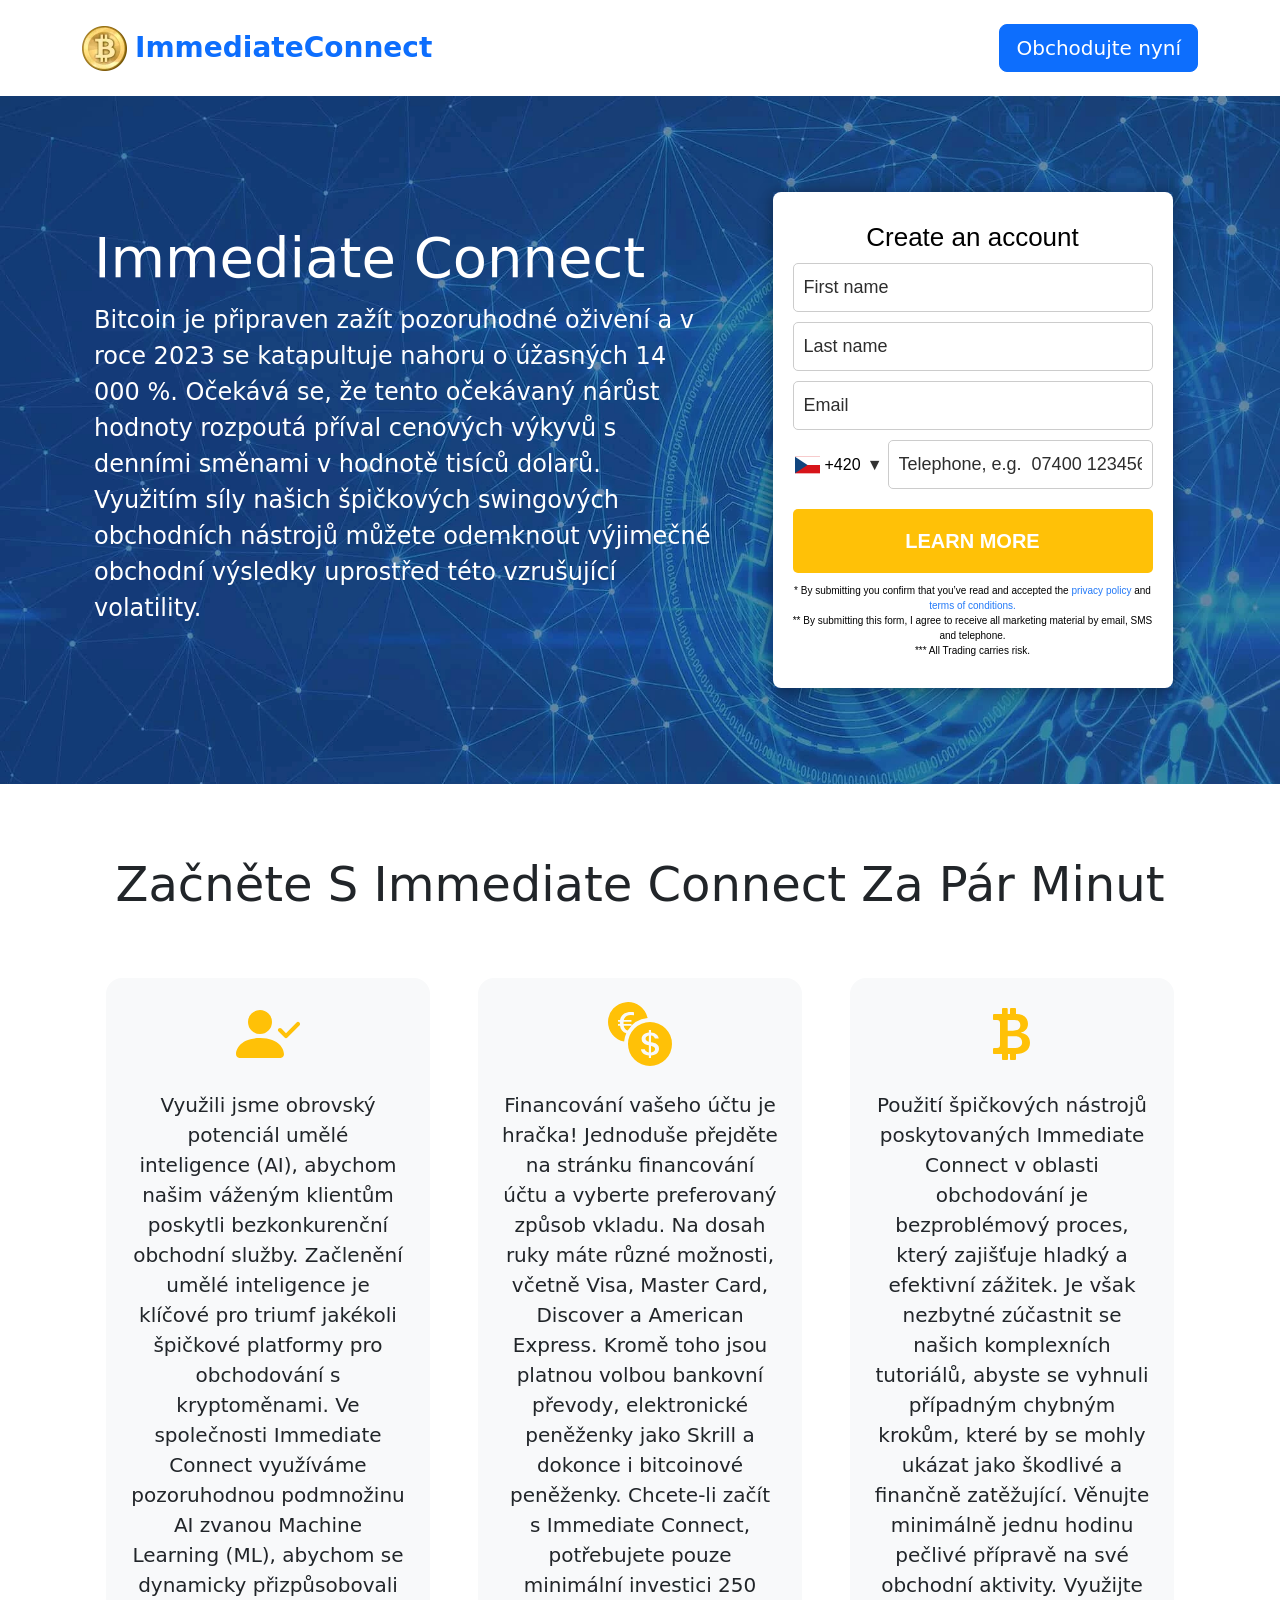
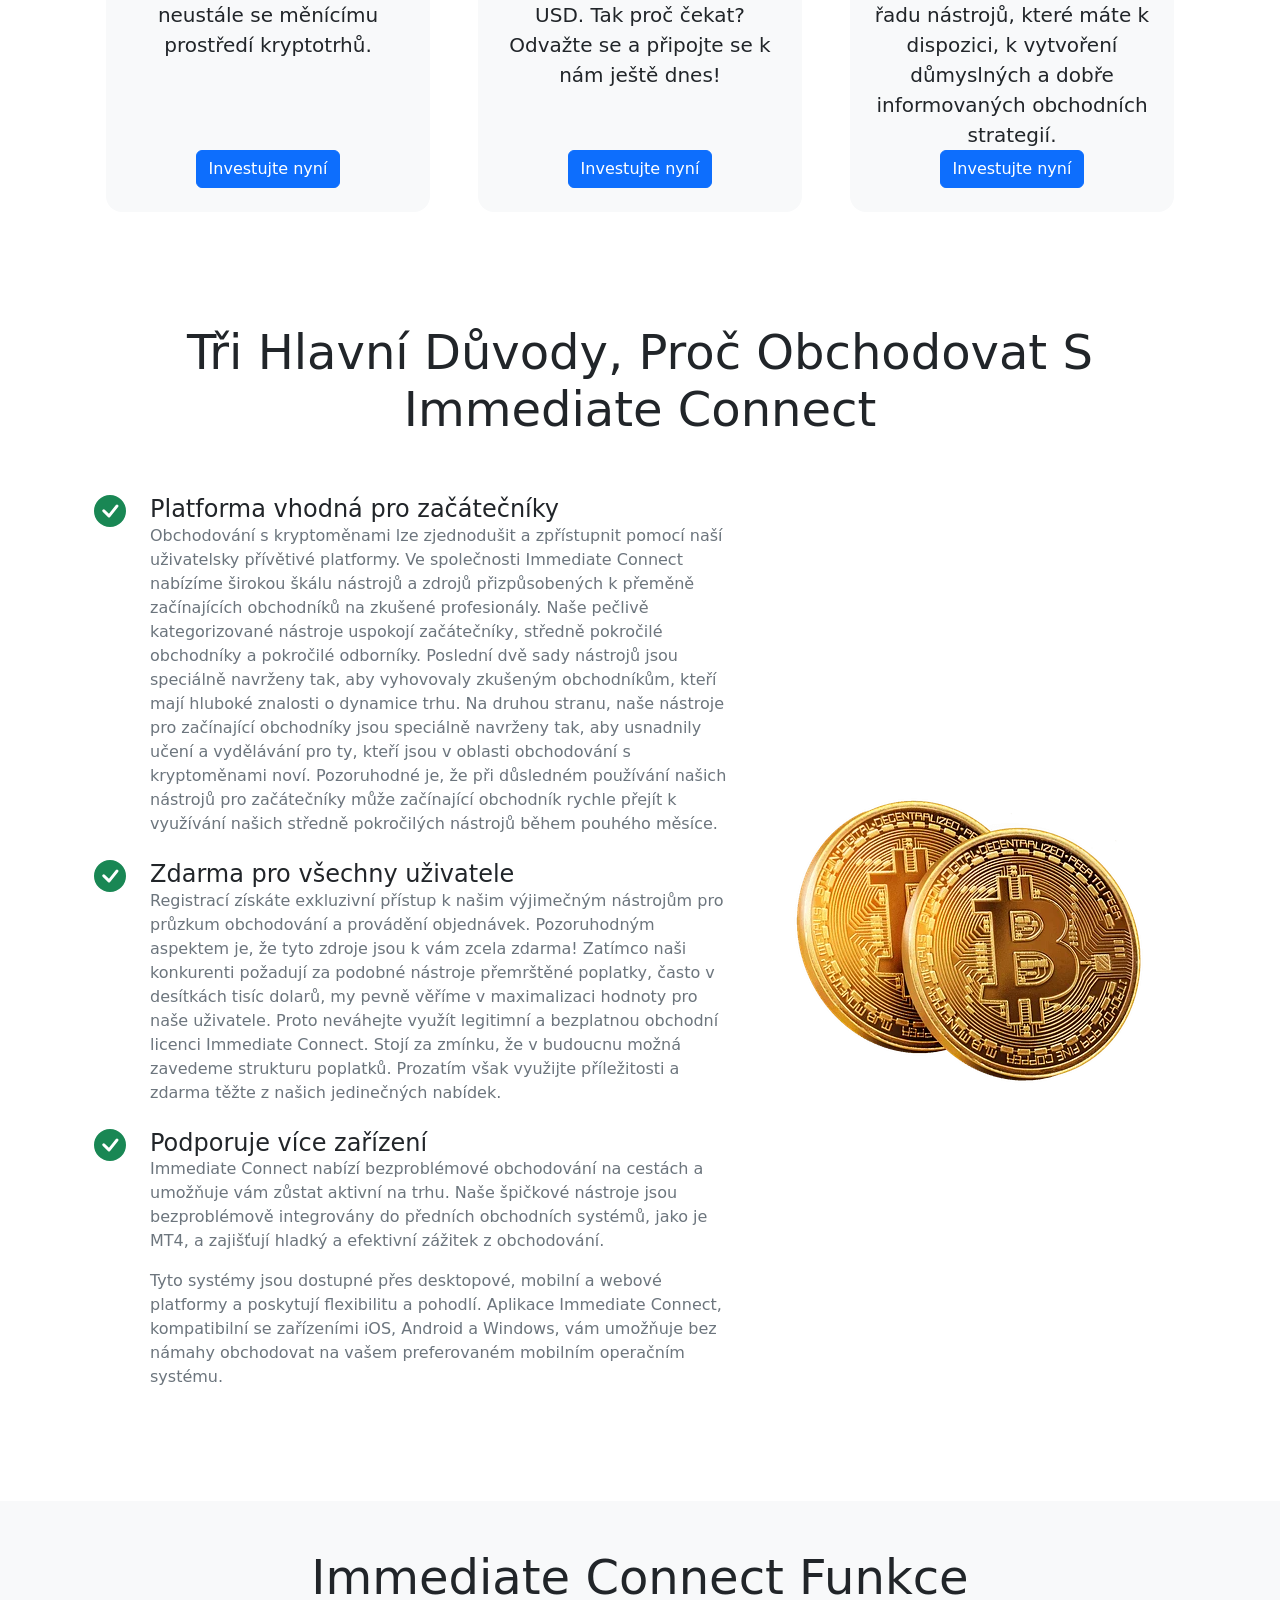
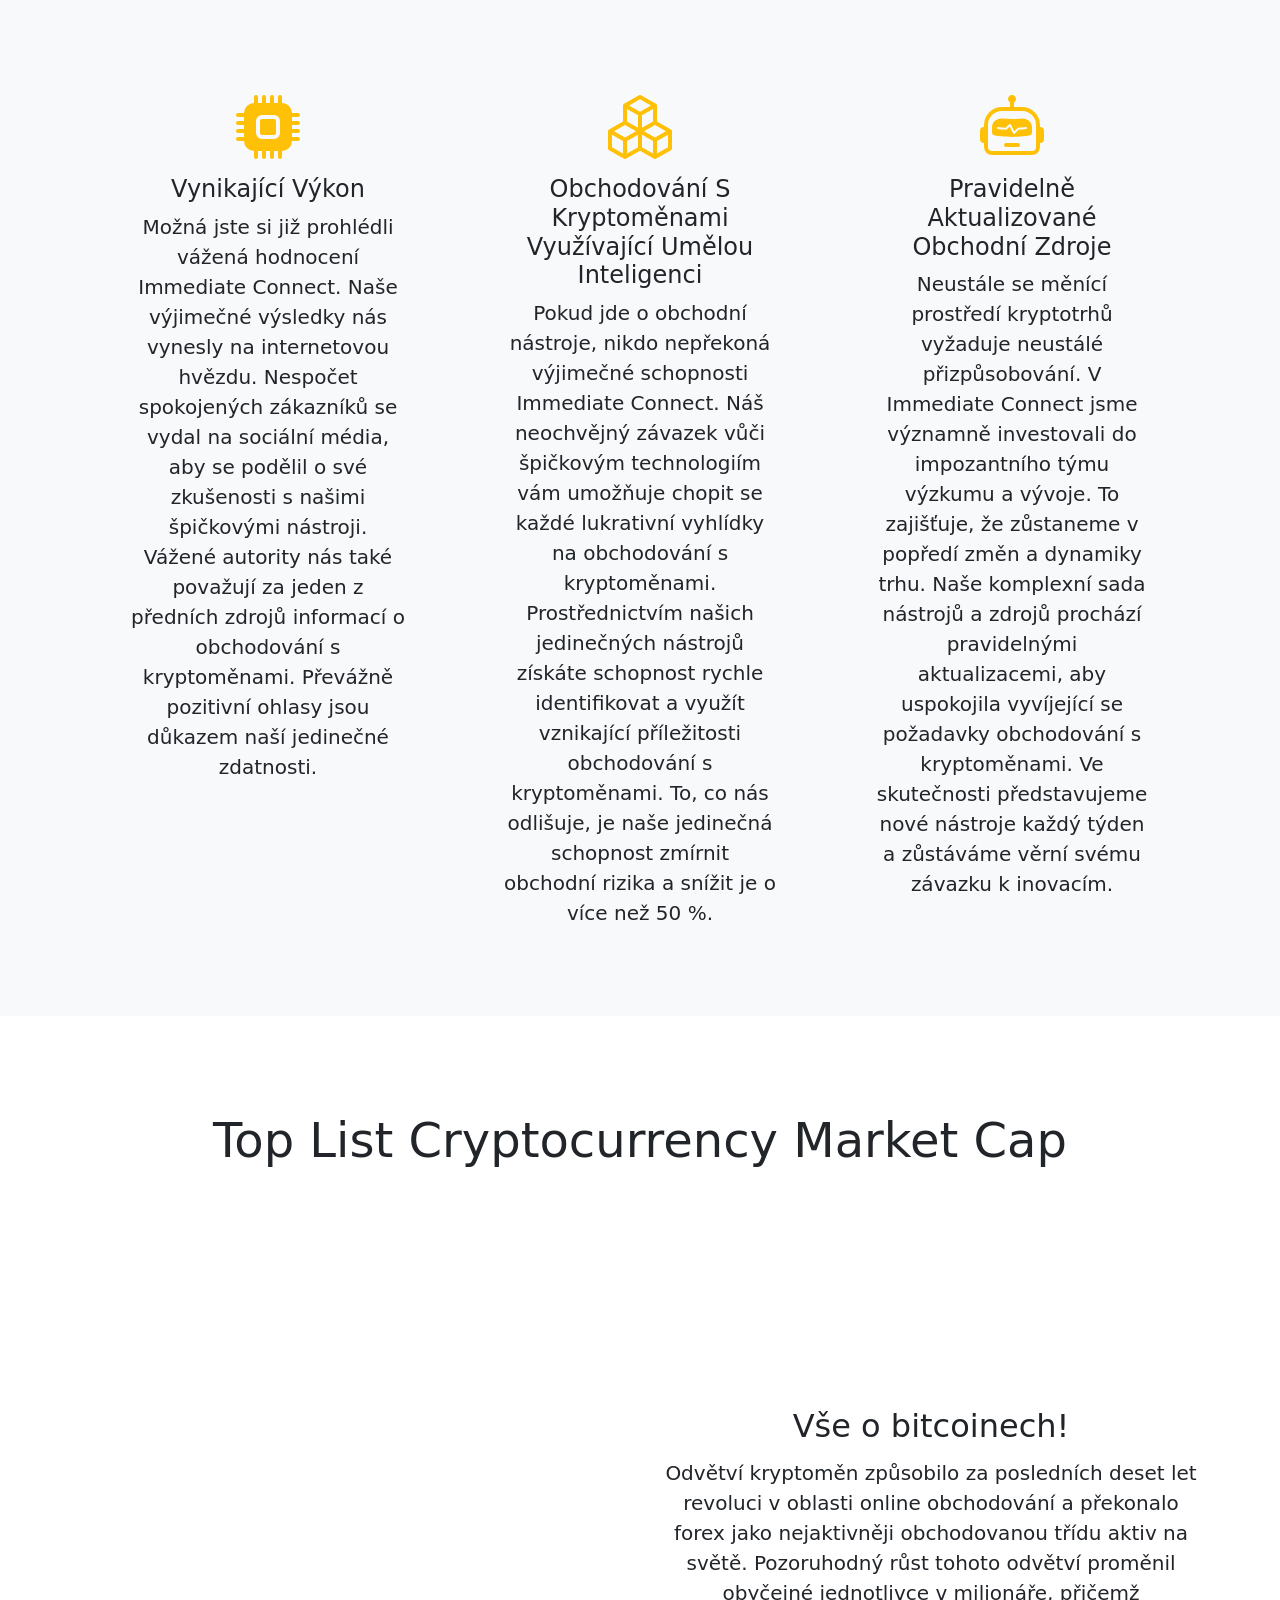
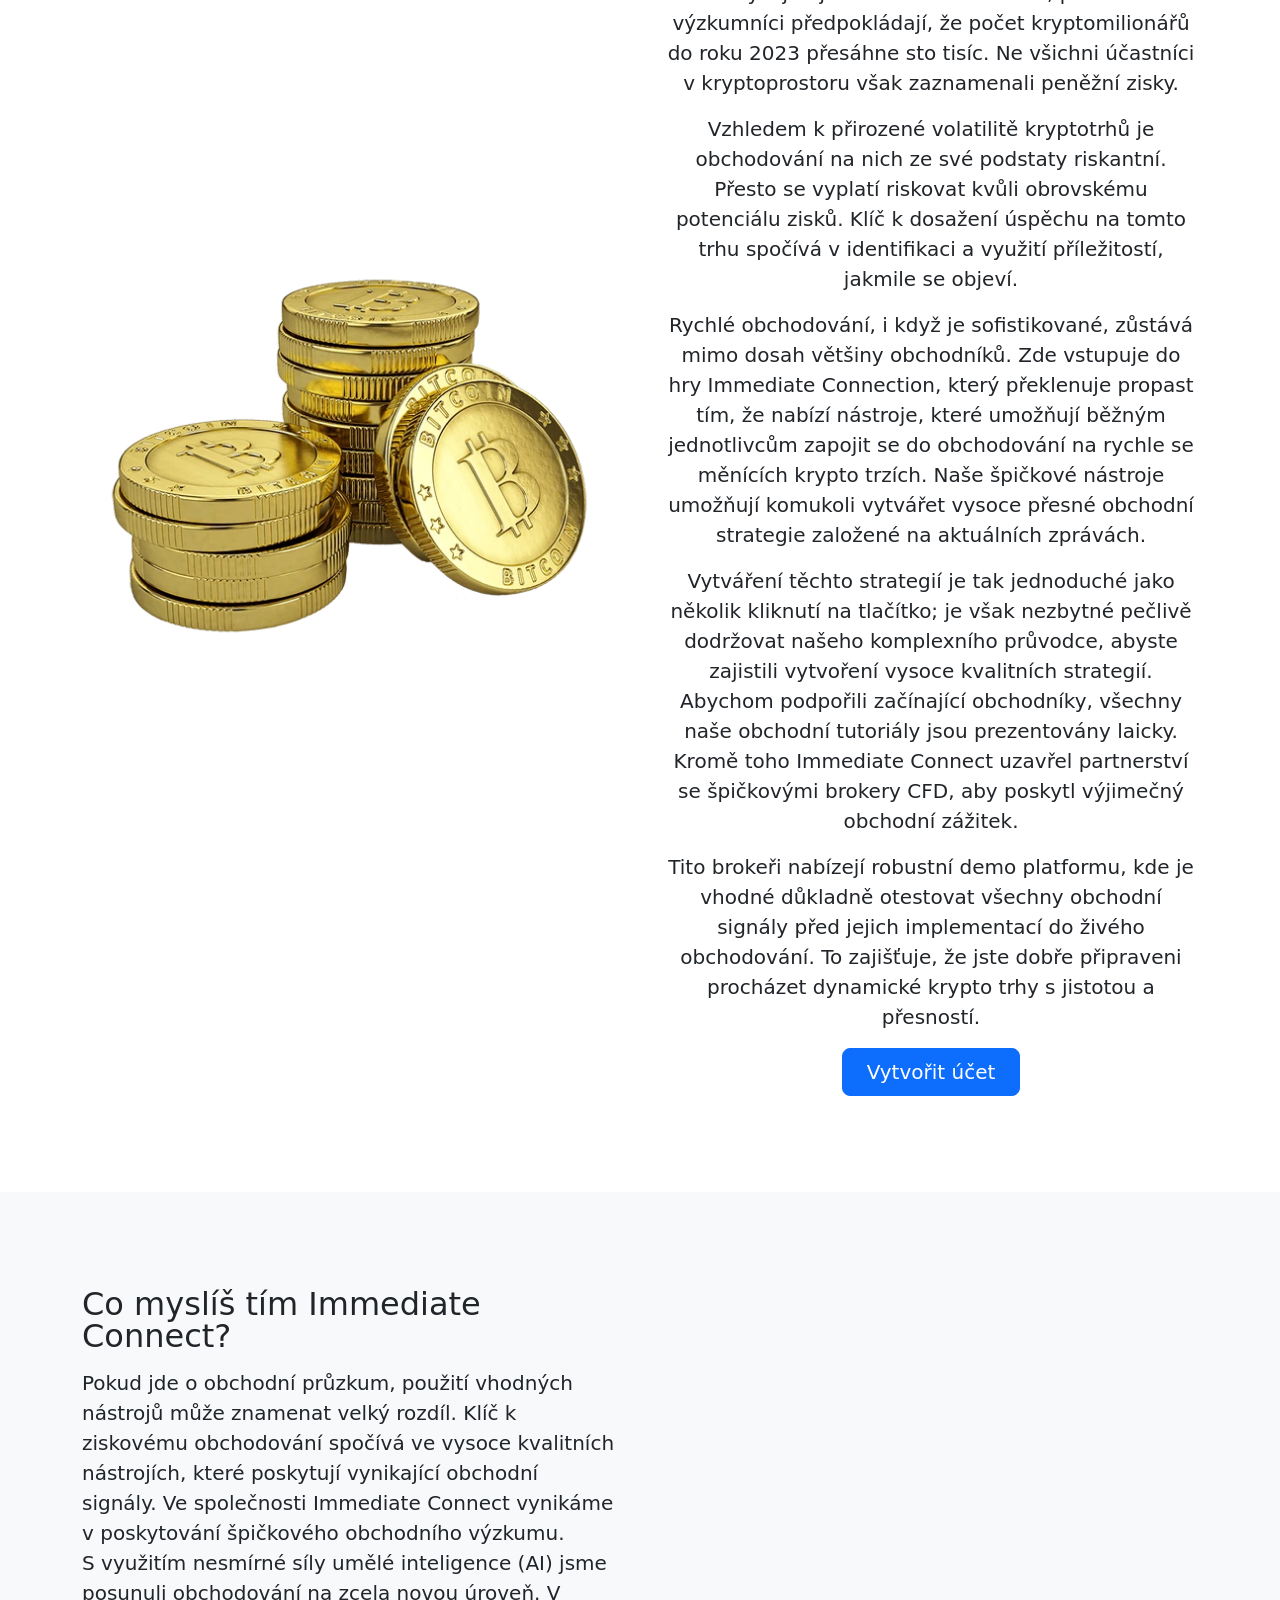
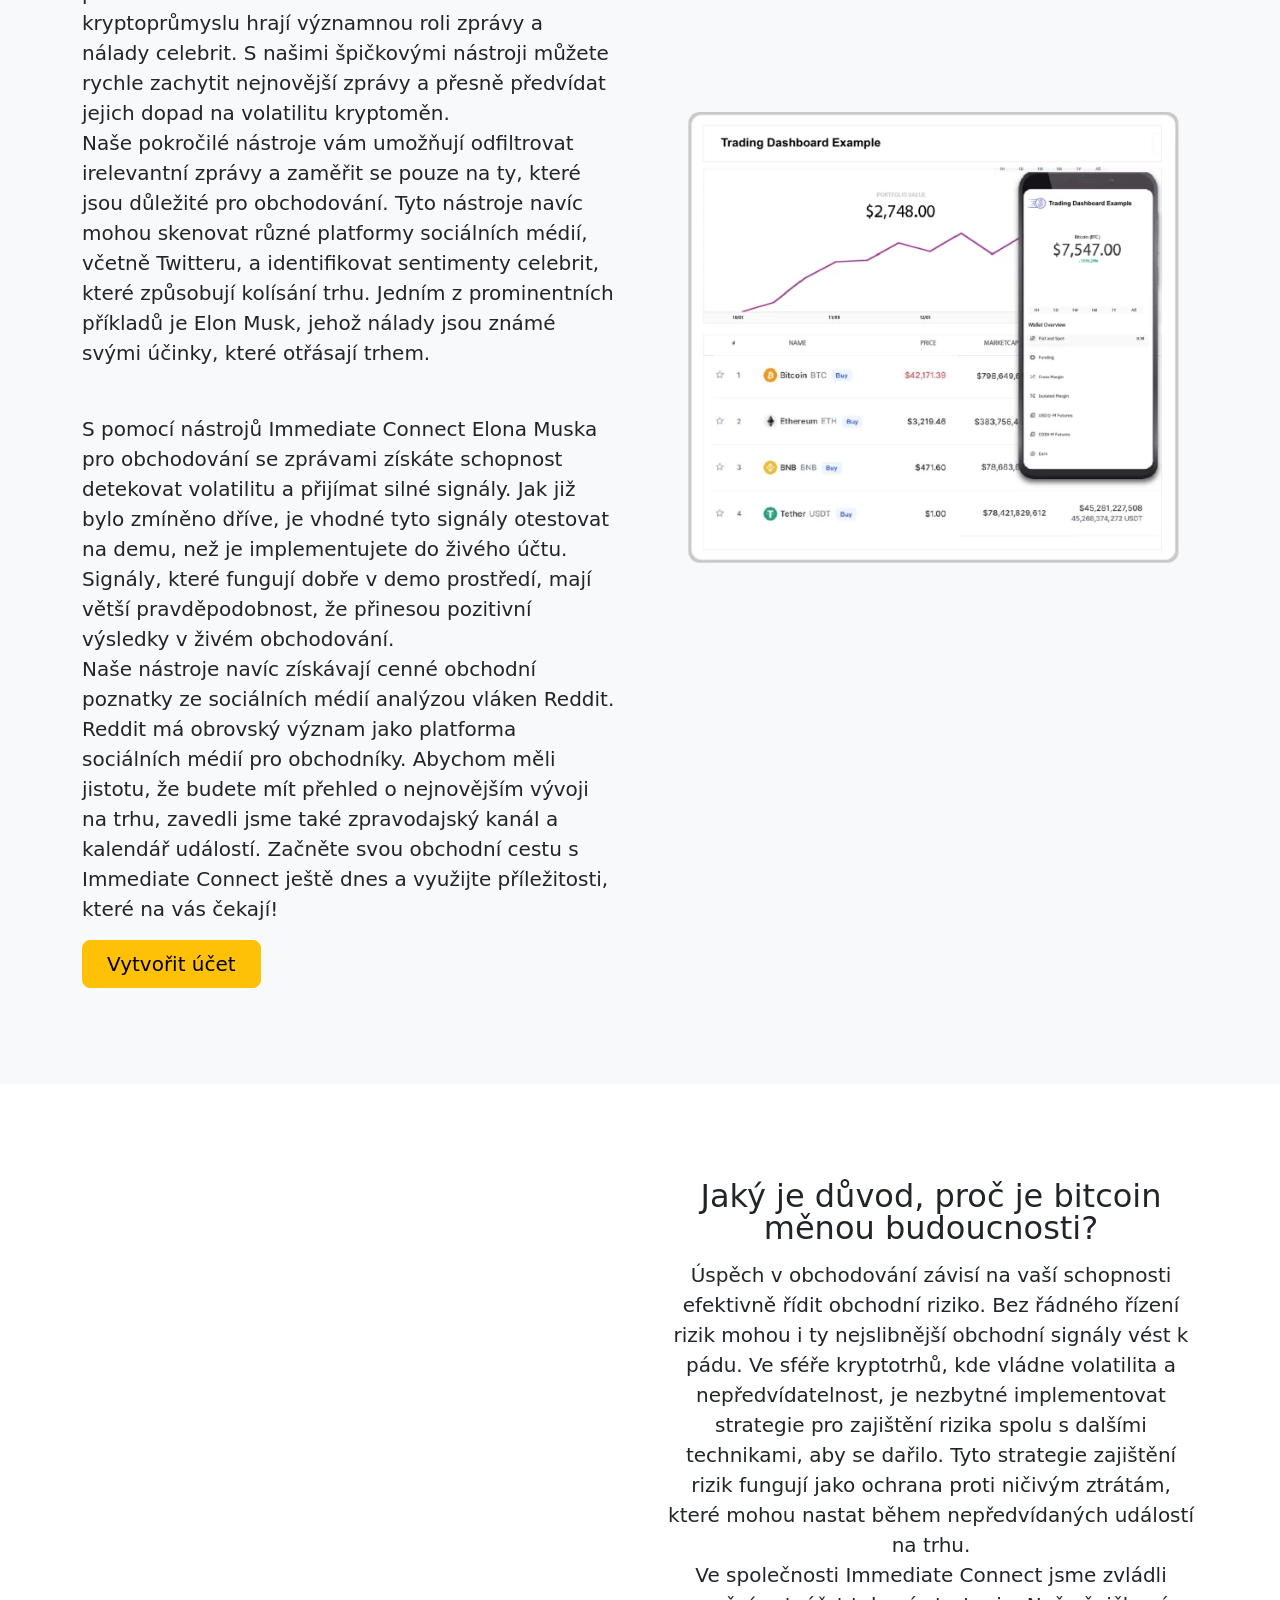
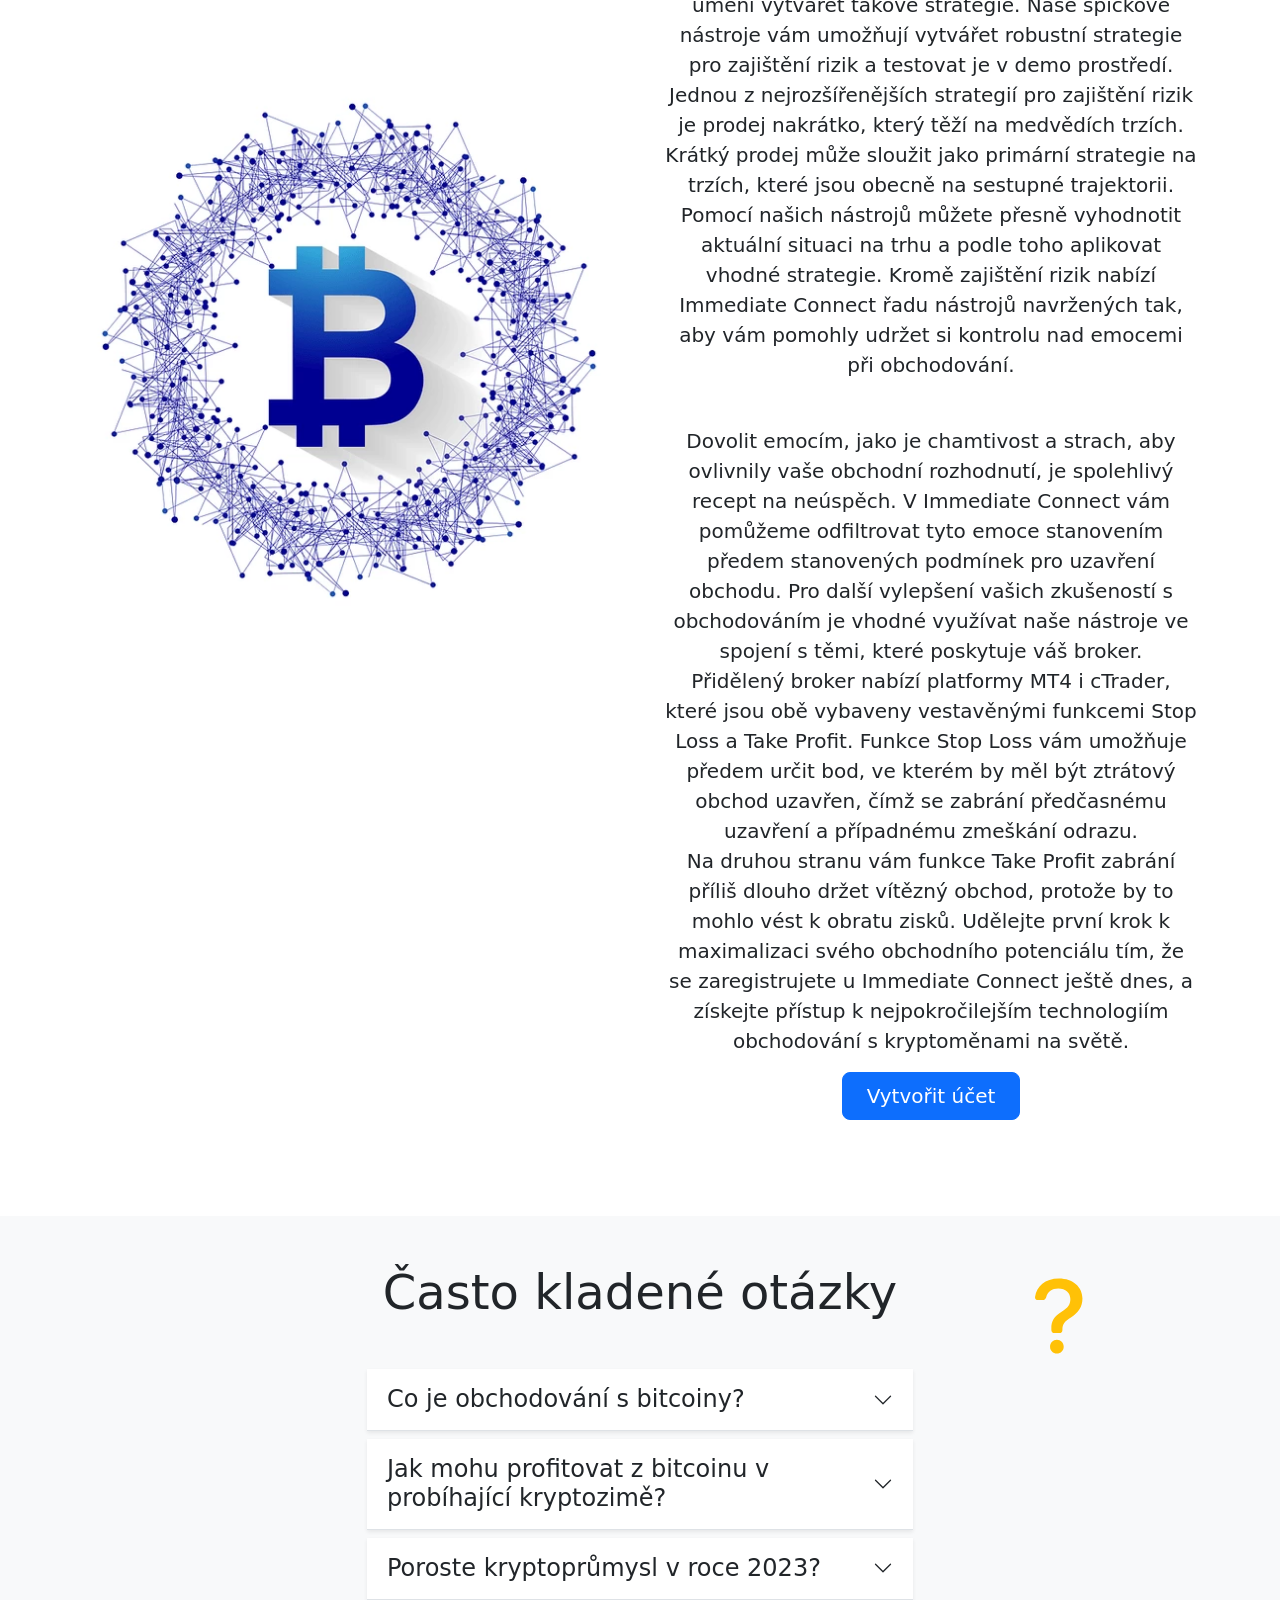
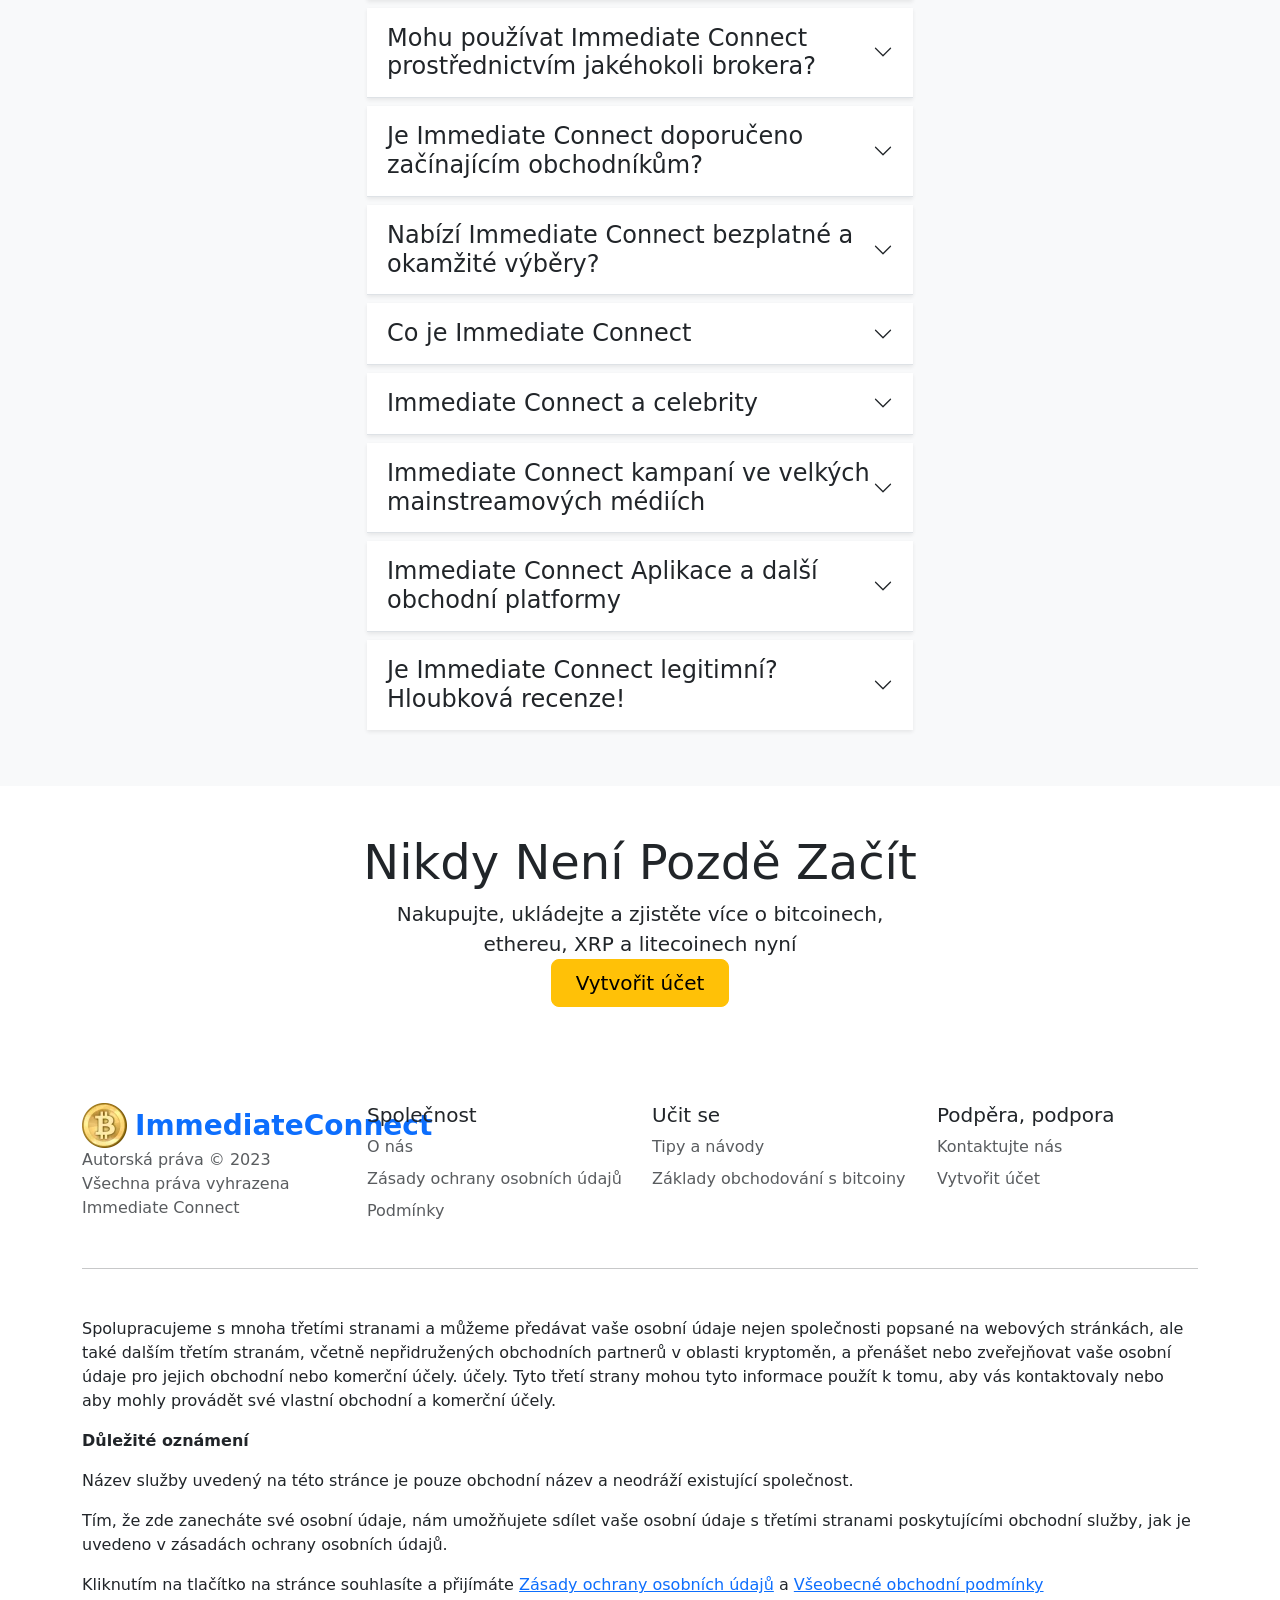
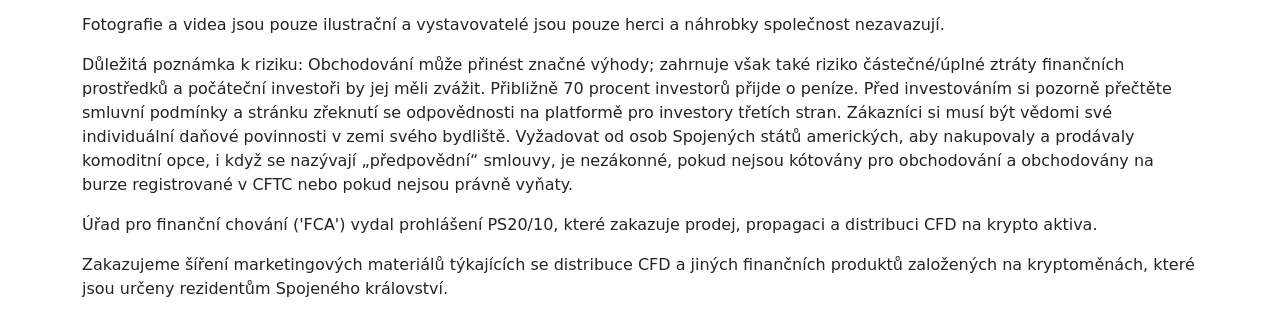
<file: index.html>
<!DOCTYPE html>
<html lang="cs" dir="ltr">
<head>
    <meta charset="utf-8">
    <!-- Meta Pixel Code -->
    <script>
        !function (f, b, e, v, n, t, s) {
            if (f.fbq) return;
            n = f.fbq = function () {
                n.callMethod ?
                    n.callMethod.apply(n, arguments) : n.queue.push(arguments)
            };
            if (!f._fbq) f._fbq = n;
            n.push = n;
            n.loaded = !0;
            n.version = '2.0';
            n.queue = [];
            t = b.createElement(e);
            t.async = !0;
            t.src = v;
            s = b.getElementsByTagName(e)[0];
            s.parentNode.insertBefore(t, s)
        }(window, document, 'script',
            'https://connect.facebook.net/en_US/fbevents.js');
        fbq('init', '303304779202097');
        fbq('track', 'PageView');
    </script>
    <noscript>
        <img height="1" width="1" style="display:none"
             src="https://www.facebook.com/tr?id=303304779202097&ev=PageView&noscript=1"
        />
    </noscript>
    <!-- End Meta Pixel Code -->

    <meta http-equiv="x-ua-compatible" content="ie=edge"/>
    <meta
            name="viewport"
            content="width=device-width, initial-scale=1, shrink-to-fit=no"
    />

    <link rel="icon" type="image/x-icon"
          href="https://immediate-connect.org/media/179/conversions/32_32_64e617e6cf171_Bitcoin.png"/>

    <meta name="robots" content="index, follow, max-image-preview:large, max-snippet:-1, max-video-preview:-1">

    <meta name="description"
          content="Hladký obchodní zážitek na Immediate Connect může obchodníkům pomoci stát se profesionálnějšími a může být schopen zlepšit své schopnosti."/>
    <meta name="og:title" content="Immediate Connect | Umožňuje obchodování s kryptoměnami jako profesionálové"/>
    <meta name="og:description"
          content="Hladký obchodní zážitek na Immediate Connect může obchodníkům pomoci stát se profesionálnějšími a může být schopen zlepšit své schopnosti."/>
    <meta name="og:type" content="website"/>
    <meta name="twitter:card" content="summary"/>
    <meta name="twitter:title" content="Immediate Connect | Umožňuje obchodování s kryptoměnami jako profesionálové"/>
    <meta name="twitter:description"
          content="Hladký obchodní zážitek na Immediate Connect může obchodníkům pomoci stát se profesionálnějšími a může být schopen zlepšit své schopnosti."/>
    <title>Immediate Connect | Umožňuje obchodování s kryptoměnami jako profesionálové</title>
    <link rel="alternate" href="https://immediate-connect.org/" hrefLang=en/>
    <link rel="alternate"
          href="https://immediate-connect.org/ar/"
          hrefLang="ar"/>
    <link rel="alternate"
          href="https://immediate-connect.org/zh-TW/"
          hrefLang="zh-TW"/>
    <link rel="alternate"
          href="https://immediate-connect.org/hr/"
          hrefLang="hr"/>
    <link rel="alternate"
          href="index.html"
          hrefLang="cs"/>
    <link rel="alternate"
          href="https://immediate-connect.org/da/"
          hrefLang="da"/>
    <link rel="alternate"
          href="https://immediate-connect.org/nl/"
          hrefLang="nl"/>
    <link rel="alternate"
          href="https://immediate-connect.org/et/"
          hrefLang="et"/>
    <link rel="alternate"
          href="https://immediate-connect.org/fi/"
          hrefLang="fi"/>
    <link rel="alternate"
          href="https://immediate-connect.org/fr/"
          hrefLang="fr"/>
    <link rel="alternate"
          href="https://immediate-connect.org/el/"
          hrefLang="el"/>
    <link rel="alternate"
          href="https://immediate-connect.org/hu/"
          hrefLang="hu"/>
    <link rel="alternate"
          href="https://immediate-connect.org/it/"
          hrefLang="it"/>
    <link rel="alternate"
          href="https://immediate-connect.org/ja/"
          hrefLang="ja"/>
    <link rel="alternate"
          href="https://immediate-connect.org/ko/"
          hrefLang="ko"/>
    <link rel="alternate"
          href="https://immediate-connect.org/lt/"
          hrefLang="lt"/>
    <link rel="alternate"
          href="https://immediate-connect.org/ms/"
          hrefLang="ms"/>
    <link rel="alternate"
          href="https://immediate-connect.org/no/"
          hrefLang="no"/>
    <link rel="alternate"
          href="https://immediate-connect.org/pl/"
          hrefLang="pl"/>
    <link rel="alternate"
          href="https://immediate-connect.org/pt/"
          hrefLang="pt"/>
    <link rel="alternate"
          href="https://immediate-connect.org/ru/"
          hrefLang="ru"/>
    <link rel="alternate"
          href="https://immediate-connect.org/sr/"
          hrefLang="sr"/>
    <link rel="alternate"
          href="https://immediate-connect.org/sk/"
          hrefLang="sk"/>
    <link rel="alternate"
          href="https://immediate-connect.org/sl/"
          hrefLang="sl"/>
    <link rel="alternate"
          href="https://immediate-connect.org/es/"
          hrefLang="es"/>
    <link rel="alternate"
          href="https://immediate-connect.org/sv/"
          hrefLang="sv"/>
    <link rel="alternate"
          href="https://immediate-connect.org/th/"
          hrefLang="th"/>
    <link rel="alternate"
          href="https://immediate-connect.org/tr/"
          hrefLang="tr"/>
    <link rel="alternate"
          href="https://immediate-connect.org/uk/"
          hrefLang="uk"/>
    <link rel="alternate"
          href="https://immediate-connect.org/vi/"
          hrefLang="vi"/>
    <link rel="alternate"
          href="https://immediate-connect.org/de/"
          hrefLang="de"/>

    <link rel="canonical" href="index.html"/>

    <link rel="preconnect"
          href="https://fonts.gstatic.com"
          crossorigin/>
    <link
            rel="preload"
            as="style"
            href="https://fonts.googleapis.com/css?family=Open+Sans:300,400,600,700,800&display=swap"
    />
    <link
            rel="stylesheet"
            href="https://fonts.googleapis.com/css?family=Open+Sans:300,400,600,700,800&display=swap"
            media="print"
            onload="this.media = 'all';"
    />

    <link rel="preload" as="style" href="assets/index-d9b7af0b.css"/>
    <link rel="modulepreload" href="assets/app-6256b172.js"/>
    <link rel="stylesheet" href="assets/index-d9b7af0b.css"/>
    <script type="module" src="assets/app-6256b172.js"></script>
</head>
<body class="body">

<div class="container">
    <header dir="ltr" class="d-flex flex-wrap justify-content-between py-4">
        <a href="index.html"
           class="d-flex logo align-items-center mb-3 mb-md-0 me-md-auto text-dark text-decoration-none pe-2">
            <picture>
                <source srcset="assets/image/45_45_45__64e617e1d0b90_Bitcoin.webp" type="image/webp">
                <source srcset="assets/image/45__64e617e1d0b90_Bitcoin.png" type="image/png">
                <img src="assets/image/45__64e617e1d0b90_Bitcoin.png" loading="eager" width="45" height="45" alt="">
            </picture>
            <span class="text-primary mx-2 fs-3 fw-bolder">ImmediateConnect</span>
        </a>

        <ul class="nav nav-pills align-items-center">
            <li class="nav-item">
                <button type="button" class="btn btn-primary text-white btn-lg show-modal">
                    Obchodujte nyní
                </button>
            </li>
        </ul>
    </header>
</div>

<style>

    .hero-wrapper {
        background-color: #133a71;
        background-image: url('180/conversions/1333_2000__2000_64e618fe7ea5c_bc_bkg3-1.webp');
        background-size: cover;
    }

    @media (max-width: 800px) {
        .hero-wrapper {
            background-image: url('180/conversions/1000_800_1000_800__2000_64e618fe7ea5c_bc_bkg3-1.webp');
        }
    }

</style>

<main>
    <div class="m-auto text-white hero-wrapper">
        <div class="container px-4 py-5 position-relative">
            <div class="row align-items-center g-lg-5 py-5">
                <div class="hero-left col-lg-7 text-center text-lg-start position-relative">
                    <h1 class="display-4 fw-bold lh-1 mb-3 text-capitalize">Immediate Connect</h1>
                    <div class="fs-4  mb-4">Bitcoin je připraven zažít pozoruhodné oživení a v roce 2023 se katapultuje
                        nahoru o úžasných 14 000 %. Očekává se, že tento očekávaný nárůst hodnoty rozpoutá příval
                        cenových výkyvů s denními směnami v hodnotě tisíců dolarů. Využitím síly našich špičkových
                        swingových obchodních nástrojů můžete odemknout výjimečné obchodní výsledky uprostřed této
                        vzrušující volatility.
                    </div>
                </div>
                <div class="col-md-10 mx-auto col-lg-5">
                    <div class="form-wrapper position-relative mx-auto">
                        <div class="form-element" dir="ltr">
                            <!--                            <signup-form theme="white" lang="cs"></signup-form>-->
                            <div class="shadow position-relative banner-form form-height">
                                <div class="signup-form-fx rounded-fx theme-white">
                                    <h3>Create an account</h3>
                                    <div class="form-box">
                                        <form class="offer-lander-form dr-form">
                                            <div class="form-group-fx" pattern="[a-zA-Z ]+">
                                                <div class="input-group">
                                                    <input
                                                            oninput="validateFirstName(this)"
                                                            required=""
                                                            type="text"
                                                            name="firstname"
                                                            id="firstname"
                                                            placeholder="First name"
                                                            class="form-control-fx form__input first-name"
                                                            pattern="[a-zA-Z ]+"
                                                    >
                                                </div>
                                                <div class="error f-name" data-error-status="inactive"
                                                     data-for-error="first_name">Vaše
                                                    křestní jméno je příliš krátké (alespoň 2 znaky)
                                                </div>
                                            </div>
                                            <div class="form-group-fx" pattern="[a-zA-Z ]+">
                                                <div class="input-group">
                                                    <input
                                                            oninput="validateLastName(this)"
                                                            required=""
                                                            type="text"
                                                            name="lastname"
                                                            id="lastname"
                                                            placeholder="Last name"
                                                            class="form-control-fx form__input last-name "
                                                            pattern="[a-zA-Z ]+"
                                                    >
                                                </div>
                                                <div class="error l-name" data-error-status="inactive"
                                                     data-for-error="last_name">Vaše
                                                    příjmení je příliš krátké (alespoň 2 znaky)
                                                </div>
                                            </div>
                                            <div class="form-group-fx">
                                                <div class="input-group">
                                                    <input
                                                            oninput="validateEmail(this)"
                                                            required=""
                                                            type="email"
                                                            name="email"
                                                            id="email"
                                                            placeholder="Email"
                                                            class="form-control-fx form__input email"

                                                    >
                                                </div>
                                                <div class="error email" data-error-status="inactive"
                                                     data-for-error="email">Zadejte prosím
                                                    svou skutečnou e-mailovou adresu (příklad@email.com)
                                                </div>
                                            </div>
                                            <div class="fx-phone">
                                                <div class="fx-phone-field">
                                                    <div class="fx-phone__code">
                                                        <div class="fx-phone__selected">
                                                            <div class="fx-phone__codeflag">
                                                                <img src="assets/image/cz.svg"
                                                                     loading="eager" width="25"
                                                                     alt="">
                                                                <span>+420</span>
                                                            </div>
                                                            <span class="fx-phone__icon">▼</span>
                                                        </div>
                                                    </div>
                                                    <div class="fx-phone__input">
                                                        <input
                                                                oninput="validatePhone(this)"
                                                                class="form__input phone"
                                                                type="tel"
                                                                maxlength="9"
                                                                placeholder="Telephone, e.g.  07400 123456"
                                                        >
                                                    </div>
                                                </div>
                                                <div class="tel error" data-error-status="inactive"
                                                     data-for-error="phone">
                                                    0123456789
                                                </div>
                                            </div>
                                            <div class="form-group-fx last">
                                                <button type="submit" class="register main-form-btn"
                                                >
                                                    Learn More
                                                </button>
                                                <div class="tnc_text"><p>* By submitting you confirm that you’ve read
                                                    and accepted
                                                    the <a rel="nofollow"
                                                           href="https://jupiter-e.bstcorlon.care/terms/privacy.html"
                                                           target="_blank" class="term-link">privacy policy</a> and <a
                                                            rel="nofollow" class="term-link"
                                                            href="https://jupiter-e.bstcorlon.care/terms/tandcs.html"
                                                            target="_blank">terms of conditions.</a></p>
                                                    <p>** By submitting this form, I agree to receive all marketing
                                                        material by
                                                        email, SMS and telephone.</p>
                                                    <p>*** All Trading carries risk.</p></div>
                                            </div>
                                            <style>
                                                .signup-form-fx .form-group-fx {
                                                    position: relative;
                                                    margin-bottom: 10px !important;
                                                }

                                                .main-form {
                                                    position: relative;
                                                }

                                                .iti__selected-flag {
                                                    pointer-events: none;
                                                }

                                                .formContent .homeTopFormInput {
                                                    margin-bottom: 3px !important;
                                                }

                                                .error {
                                                    width: 100%;
                                                    font-weight: 400;
                                                    margin-bottom: 10px;
                                                    padding: 5px;
                                                    color: #fff;
                                                    background-color: #eb162b;
                                                    font-size: 12px;
                                                    margin-top: 5px;
                                                    display: none;
                                                }

                                                .loader-sub {
                                                    position: absolute;
                                                    height: 100%;
                                                    width: 100%;
                                                    top: 0;
                                                    left: 0;
                                                    background: #0006;
                                                    color: #fff;
                                                    display: flex;
                                                    align-items: center;
                                                    justify-content: center;
                                                    text-align: center;
                                                    flex-direction: column;
                                                    display: none;
                                                }
                                            </style>
                                            <script>
                                                const displayError = (errorElement, message) => {
                                                    // errorElement.textContent = message;
                                                    errorElement.style.display = 'block';
                                                };

                                                const hideError = (errorElement) => {
                                                    // errorElement.textContent = '';
                                                    errorElement.style.display = 'none';
                                                };
                                                const validateFirstName = (input) => {
                                                    const regex = /^[a-zA-Z]*$/;
                                                    const errorFirst = document.querySelector('.error.f-name');

                                                    if (!regex.test(input.value)) {
                                                        displayError(errorFirst);
                                                        input.value = input.value.replace(/[^a-zA-Z]/g, '');
                                                    } else {
                                                        hideError(errorFirst);
                                                    }
                                                };

                                                const validateLastName = (input) => {
                                                    const regex = /^[a-zA-Z]*$/;
                                                    const errorLast = document.querySelector('.error.l-name');

                                                    if (!regex.test(input.value)) {
                                                        displayError(errorLast,);
                                                        input.value = input.value.replace(/[^a-zA-Z]/g, '');
                                                    } else {
                                                        hideError(errorLast);
                                                    }
                                                };

                                                const validateEmail = (input) => {
                                                    const regex = /^[a-zA-Z0-9._-]+@[a-zA-Z0-9.-]+\.[a-zA-Z]{2,4}$/;
                                                    const errorEmail = document.querySelector('.error.email');

                                                    if (!regex.test(input.value)) {
                                                        displayError(errorEmail);
                                                    } else {
                                                        hideError(errorEmail);
                                                    }
                                                };

                                                const validatePhone = (input) => {
                                                    const regex = /^\d{9,}$/;
                                                    const errorPhone = document.querySelector('.tel.error');

                                                    if (!regex.test(input.value)) {
                                                        displayError(errorPhone);
                                                    } else {
                                                        hideError(errorPhone);
                                                    }
                                                };

                                            </script>
                                        </form>
                                    </div>
                                </div>
                                <style>
                                    .fx-phone__code {
                                        pointer-events: none;
                                    }

                                    .fx-selected, .fx-option {
                                        display: flex;
                                        justify-content: flex-start;
                                        align-items: center
                                    }

                                    .fx-selected-flag, .fx-option-flag {
                                        width: 25px;
                                        margin-right: 5px
                                    }

                                    .fx-selected-flag img, .fx-option-flag img {
                                        max-width: 100%;
                                        vertical-align: middle
                                    }

                                    .signup-form-fx {
                                        font-family: sans-serif;
                                        font-size: 16px;
                                        background: #001132;
                                        padding: 20px;
                                        color: #fff;
                                        width: 100%;
                                        margin: auto;
                                        position: relative;
                                        box-sizing: border-box;
                                        box-shadow: 5px 10px 15px #001132cc
                                    }

                                    .signup-form-fx * {
                                        font-family: sans-serif
                                    }

                                    .signup-form-fx.rounded-fx {
                                        border-radius: 8px
                                    }

                                    .signup-form-fx h3 {
                                        color: #fff;
                                        margin: 0;
                                        text-align: center;
                                        font-size: 26px;
                                        font-weight: 500;
                                        padding: 10px 0
                                    }

                                    .signup-form-fx .alert {
                                        font-size: 15px;
                                        color: #fff;
                                        line-height: 1.2;
                                        text-align: center;
                                        font-weight: 600;
                                        background: red;
                                        padding: 5px
                                    }

                                    .signup-form-fx input {
                                        caret-color: #fff
                                    }

                                    .signup-form-fx input::placeholder {
                                        color: #d4d6dc
                                    }

                                    .signup-form-fx .form-group-fx {
                                        position: relative;
                                        margin-bottom: 20px
                                    }

                                    .signup-form-fx .form-group-fx .input-group {
                                        width: 100%
                                    }

                                    .signup-form-fx .form-group-fx .input-group input {
                                        box-sizing: border-box;
                                        background: transparent;
                                        border: 1px solid white;
                                        border-radius: 5px;
                                        width: 100%;
                                        position: relative;
                                        outline: none;
                                        padding: 10px;
                                        color: #fff;
                                        font-size: 18px
                                    }

                                    .signup-form-fx .form-group-fx .input-group input:-webkit-autofill {
                                        -webkit-box-shadow: 0 0 0 1000px #001132 inset;
                                        -webkit-text-fill-color: white
                                    }

                                    .signup-form-fx .form-group-fx .input-group input:focus {
                                        transition: .1s
                                    }

                                    .signup-form-fx .form-group-fx .error-message {
                                        display: none;
                                        width: 100%;
                                        margin-top: .25rem;
                                        font-size: 90%;
                                        color: #e76e55
                                    }

                                    .signup-form-fx .form-group-fx.last {
                                        margin-bottom: 15px
                                    }

                                    .signup-form-fx .was-validated:invalid ~ .error-message {
                                        display: block
                                    }

                                    .signup-form-fx .was-validated .form-control-fx:valid {
                                        border-color: #28a745;
                                        background-image: url("data:image/svg+xml,%3csvg xmlns='http://www.w3.org/2000/svg' width='8' height='8' viewBox='0 0 8 8'%3e%3cpath fill='%2328a745' d='M2.3 6.73L.6 4.53c-.4-1.04.46-1.4 1.1-.8l1.1 1.4 3.4-3.8c.6-.63 1.6-.27 1.2.7l-4 4.6c-.43.5-.8.4-1.1.1z'/%3e%3c/svg%3e");
                                        background-repeat: no-repeat;
                                        background-position: right calc(.375em + .1875rem) center;
                                        background-size: calc(.75em + .375rem) calc(.75em + .375rem)
                                    }

                                    .signup-form-fx .was-validated .form-control-fx input:invalid {
                                        border-color: #e76e55;
                                        background-image: url("data:image/svg+xml,%3csvg xmlns='http://www.w3.org/2000/svg' width='12' height='12' fill='none' stroke='%23e76e55' viewBox='0 0 12 12'%3e%3ccircle cx='6' cy='6' r='4.5'/%3e%3cpath stroke-linejoin='round' d='M5.8 3.6h.4L6 6.5z'/%3e%3ccircle cx='6' cy='8.2' r='.6' fill='%23dc3545' stroke='none'/%3e%3c/svg%3e");
                                        margin: 0;
                                        background-repeat: no-repeat;
                                        background-position: right calc(.375em + .1875rem) center;
                                        background-size: calc(.75em + .375rem) calc(.75em + .375rem)
                                    }

                                    .signup-form-fx .is-invalid ~ .error-message {
                                        display: block
                                    }

                                    .signup-form-fx .form-control-fx.is-valid {
                                        border-color: #28a745;
                                        background-image: url("data:image/svg+xml,%3csvg xmlns='http://www.w3.org/2000/svg' width='8' height='8' viewBox='0 0 8 8'%3e%3cpath fill='%2328a745' d='M2.3 6.73L.6 4.53c-.4-1.04.46-1.4 1.1-.8l1.1 1.4 3.4-3.8c.6-.63 1.6-.27 1.2.7l-4 4.6c-.43.5-.8.4-1.1.1z'/%3e%3c/svg%3e");
                                        background-repeat: no-repeat;
                                        background-position: right calc(.375em + .1875rem) center;
                                        background-size: calc(.75em + .375rem) calc(.75em + .375rem)
                                    }

                                    .signup-form-fx input.form-control-fx.is-invalid {
                                        border-color: #e76e55;
                                        background-image: url("data:image/svg+xml,%3csvg xmlns='http://www.w3.org/2000/svg' width='12' height='12' fill='none' stroke='%23e76e55' viewBox='0 0 12 12'%3e%3ccircle cx='6' cy='6' r='4.5'/%3e%3cpath stroke-linejoin='round' d='M5.8 3.6h.4L6 6.5z'/%3e%3ccircle cx='6' cy='8.2' r='.6' fill='%23dc3545' stroke='none'/%3e%3c/svg%3e");
                                        margin: 0;
                                        background-repeat: no-repeat;
                                        background-position: right calc(.375em + .1875rem) center;
                                        background-size: calc(.75em + .375rem) calc(.75em + .375rem)
                                    }

                                    .signup-form-fx .register {
                                        -webkit-font-smoothing: antialiased;
                                        word-break: break-word;
                                        word-wrap: break-word;
                                        -webkit-box-sizing: border-box;
                                        font-family: Inter var, -apple-system, BlinkMacSystemFont, Helvetica Neue, Helvetica, sans-serif;
                                        line-height: 1.25;
                                        opacity: 1;
                                        text-align: center;
                                        text-decoration: none;
                                        -webkit-appearance: none;
                                        letter-spacing: 0;
                                        display: block;
                                        font-size: 20px;
                                        font-weight: 700;
                                        position: relative;
                                        color: #fff;
                                        padding: 0;
                                        border-radius: 5px;
                                        text-transform: uppercase;
                                        width: 100%;
                                        height: 64px;
                                        border: none;
                                        cursor: pointer;
                                        background-color: #e2ae60;
                                        outline: none;
                                        margin-bottom: 10px;
                                        transition: .3s
                                    }

                                    .signup-form-fx .register:hover {
                                        transition: .1s;
                                        opacity: .9
                                    }

                                    .signup-form-fx .register:after {
                                        content: "";
                                        display: block;
                                        width: 1.2em;
                                        height: 1.2em;
                                        position: absolute;
                                        left: calc(50% - .75em);
                                        top: calc(50% - .75em);
                                        border: .15em solid transparent;
                                        border-right-color: #fff;
                                        border-radius: 50%;
                                        animation: button-anim .7s linear infinite;
                                        opacity: 0
                                    }

                                    .signup-form-fx .tnc_text p {
                                        font-size: 11px;
                                        text-align: center;
                                        margin: 0;
                                        line-height: 1.5
                                    }

                                    .signup-form-fx .fx-phone {
                                        margin-bottom: 20px
                                    }

                                    .signup-form-fx .fx-phone .error-message {
                                        width: 100%;
                                        margin-top: .25rem;
                                        font-size: 90%;
                                        color: #e76e55
                                    }

                                    .signup-form-fx .fx-phone .fx-phone-field {
                                        display: flex;
                                        align-items: center;
                                        justify-content: flex-start
                                    }

                                    .signup-form-fx .fx-phone__input {
                                        width: 100%
                                    }

                                    .signup-form-fx .fx-phone__input input {
                                        box-sizing: border-box;
                                        background: transparent;
                                        border: 1px solid #ccc;
                                        border-radius: 5px;
                                        width: 100%;
                                        position: relative;
                                        outline: none;
                                        padding: 10px;
                                        color: #fff;
                                        font-size: 18px
                                    }

                                    .signup-form-fx .fx-phone__input input:-webkit-autofill {
                                        -webkit-box-shadow: 0 0 0 1000px #001132 inset;
                                        -webkit-text-fill-color: white
                                    }

                                    .signup-form-fx .fx-phone__input input:focus {
                                        transition: .1s
                                    }

                                    .signup-form-fx .fx-phone__input.valid input {
                                        border-color: #32cd32
                                    }

                                    .signup-form-fx .fx-phone__input.invalid input {
                                        border-color: #ff4500
                                    }

                                    .signup-form-fx .fx-phone__selected {
                                        cursor: pointer;
                                        display: flex;
                                        justify-content: space-between;
                                        align-items: center;
                                        padding: 0 5px 0 2px;
                                        box-sizing: border-box;
                                        min-width: 95px
                                    }

                                    .signup-form-fx .fx-phone__selected .fx-phone__codeflag {
                                        display: flex;
                                        margin-right: 5px
                                    }

                                    .signup-form-fx .fx-phone__selected .fx-phone__icon {
                                        opacity: .8
                                    }

                                    .signup-form-fx .fx-phone__selected.active .fx-phone__icon {
                                        transform: rotate(180deg)
                                    }

                                    .signup-form-fx .fx-phone__selected img {
                                        margin-right: 5px
                                    }

                                    .signup-form-fx .fx-phone__list {
                                        position: absolute;
                                        color: #333;
                                        background: #fff;
                                        z-index: 9999;
                                        width: 250px;
                                        padding: 0;
                                        max-width: 100%
                                    }

                                    .signup-form-fx .fx-phone__list-search {
                                        padding: 10px 10px 0
                                    }

                                    .signup-form-fx .fx-phone__list-search input {
                                        width: 100%;
                                        height: 30px;
                                        outline: none;
                                        box-sizing: border-box;
                                        font-size: 14px;
                                        caret-color: #000
                                    }

                                    .signup-form-fx .fx-phone__list ul {
                                        padding: 0;
                                        margin: 0;
                                        list-style: none;
                                        overflow: auto;
                                        max-height: 300px
                                    }

                                    .signup-form-fx .fx-phone__list li {
                                        padding: 10px;
                                        list-style: none;
                                        cursor: pointer;
                                        display: flex
                                    }

                                    .signup-form-fx .fx-phone__list li img {
                                        margin-right: 5px
                                    }

                                    .theme-light, .theme-white {
                                        background: #f5f7fa;
                                        color: #000;
                                        box-shadow: none
                                    }

                                    .theme-light h3, .theme-white h3 {
                                        color: #000
                                    }

                                    .theme-light input, .theme-white input {
                                        caret-color: #000
                                    }

                                    .theme-light input::placeholder, .theme-white input::placeholder {
                                        color: #2d2d2d
                                    }

                                    .theme-light .fx-phone input, .theme-white .fx-phone input {
                                        color: #000 !important
                                    }

                                    .theme-light .fx-phone__list, .theme-white .fx-phone__list {
                                        box-shadow: 0 0 5px #0000004d
                                    }

                                    .theme-light .form-group-fx input, .theme-white .form-group-fx input {
                                        background: #fff;
                                        border: 1px solid #ccc !important;
                                        padding: 10px;
                                        color: #000 !important
                                    }

                                    .theme-light .form-group-fx input:-webkit-autofill, .theme-white .form-group-fx input:-webkit-autofill {
                                        -webkit-box-shadow: 0 0 0 1000px #001132 inset;
                                        -webkit-text-fill-color: black
                                    }

                                    .theme-light .form-group-fx input:focus, .theme-white .form-group-fx input:focus {
                                        transition: .1s;
                                        border-color: #7a7a7a
                                    }

                                    .theme-light .form-group-fx input:valid, .theme-white .form-group-fx input:valid {
                                        transition: .1s;
                                        border-color: #28a745
                                    }

                                    .theme-light .form-group-fx .error-message, .theme-white .form-group-fx .error-message {
                                        color: #e84927
                                    }

                                    .theme-light .was-validated .form-control-fx:valid, .theme-white .was-validated .form-control-fx:valid {
                                        border-color: #28a745;
                                        background-image: url("data:image/svg+xml,%3csvg xmlns='http://www.w3.org/2000/svg' width='8' height='8' viewBox='0 0 8 8'%3e%3cpath fill='%2328a745' d='M2.3 6.73L.6 4.53c-.4-1.04.46-1.4 1.1-.8l1.1 1.4 3.4-3.8c.6-.63 1.6-.27 1.2.7l-4 4.6c-.43.5-.8.4-1.1.1z'/%3e%3c/svg%3e");
                                        background-repeat: no-repeat;
                                        background-position: right calc(.375em + .1875rem) center;
                                        background-size: calc(.75em + .375rem) calc(.75em + .375rem)
                                    }

                                    .theme-light .was-validated .form-control-fx input:invalid, .theme-white .was-validated .form-control-fx input:invalid {
                                        border-color: #e84927;
                                        background-image: url("data:image/svg+xml,%3csvg xmlns='http://www.w3.org/2000/svg' width='12' height='12' fill='none' stroke='%23e76e55' viewBox='0 0 12 12'%3e%3ccircle cx='6' cy='6' r='4.5'/%3e%3cpath stroke-linejoin='round' d='M5.8 3.6h.4L6 6.5z'/%3e%3ccircle cx='6' cy='8.2' r='.6' fill='%23dc3545' stroke='none'/%3e%3c/svg%3e");
                                        margin: 0;
                                        background-repeat: no-repeat;
                                        background-position: right calc(.375em + .1875rem) center;
                                        background-size: calc(.75em + .375rem) calc(.75em + .375rem)
                                    }

                                    .theme-light .is-invalid ~ .error-message, .theme-white .is-invalid ~ .error-message {
                                        display: block
                                    }

                                    .theme-light .form-control-fx.is-valid, .theme-white .form-control-fx.is-valid {
                                        border-color: #28a745;
                                        background-image: url("data:image/svg+xml,%3csvg xmlns='http://www.w3.org/2000/svg' width='8' height='8' viewBox='0 0 8 8'%3e%3cpath fill='%2328a745' d='M2.3 6.73L.6 4.53c-.4-1.04.46-1.4 1.1-.8l1.1 1.4 3.4-3.8c.6-.63 1.6-.27 1.2.7l-4 4.6c-.43.5-.8.4-1.1.1z'/%3e%3c/svg%3e");
                                        background-repeat: no-repeat;
                                        background-position: right calc(.375em + .1875rem) center;
                                        background-size: calc(.75em + .375rem) calc(.75em + .375rem)
                                    }

                                    .theme-light input.form-control-fx.is-invalid, .theme-white input.form-control-fx.is-invalid {
                                        border-color: #e84927
                                    }

                                    .theme-light .register, .theme-white .register {
                                        color: #fff;
                                        background-color: #6797a8
                                    }

                                    .theme-light .register:hover, .theme-white .register:hover {
                                        transition: .1s
                                    }

                                    .theme-light .tnc_text p, .theme-white .tnc_text p {
                                        font-size: 10px;
                                        text-align: center;
                                        margin: 0;
                                        line-height: 1.5
                                    }

                                    .theme-white {
                                        background: #fff
                                    }

                                    .theme-white .register {
                                        background-color: #ffc107
                                    }

                                    @keyframes button-anim {
                                        0% {
                                            transform: rotate(0)
                                        }
                                        to {
                                            transform: rotate(360deg)
                                        }
                                    }

                                    .signup-form-fx .register.loading {
                                        color: transparent
                                    }

                                    .signup-form-fx .register.loading:after {
                                        opacity: 1
                                    }

                                    .signup-form-fx a.term-link {
                                        color: #2379f7;
                                        text-decoration: none
                                    }

                                    .icon.delete {
                                        display: flex;
                                        justify-content: center;
                                        align-items: center;
                                        padding: 0;
                                        margin: 0;
                                        border: none;
                                        background: none;
                                        height: 8px;
                                        width: 8px;
                                        min-height: 8px;
                                        min-width: 8px;
                                        max-height: 8px;
                                        max-width: 8px;
                                        cursor: pointer
                                    }

                                    .icon.arrow-downward {
                                        color: #999;
                                        border-style: solid;
                                        border-width: 4px 4px 0;
                                        content: "";
                                        transition: transform .2s linear;
                                        cursor: pointer
                                    }

                                    .icon.arrow-downward.active {
                                        transform: rotate(180deg)
                                    }

                                    .fx-flex {
                                        display: flex;
                                        align-items: center;
                                        justify-content: space-between
                                    }
                                </style>
                                <div class="loader-sub" id="loader-sub">
                                    Děkujeme za vyplnění
                                    <br>
                                    kontaktního formuláře,
                                    <br>
                                    vaše údaje
                                    <br>
                                    budou zpracovány do <span id="countdown">2</span> sekund.
                                </div>
                            </div>
                        </div>
                    </div>
                </div>
            </div>
        </div>
    </div>
    <div class="container px-4 py-5 mt-4">
        <h2 class="pb-2 text-center display-5 fw-bold text-capitalize">Začněte s Immediate Connect za pár minut</h2>
        <div class="row g-4 pt-5 row-cols-1 row-cols-lg-3  row-eq-height">
            <div class="feature col text-center px-4 mb-3">
                <div
                        class="d-flex flex-column align-items-center justify-content-between p-4 bg-light h-100 rounded-4">
                    <div>
                        <div class="feature-icon text-warning">
                            <svg xmlns="http://www.w3.org/2000/svg" width="1em" height="1em" fill="currentColor"
                                 classname="bi bi-person-check-fill" viewBox="0 0 16 16">
                                <path fill-rule="evenodd"
                                      d="M15.854 5.146a.5.5 0 0 1 0 .708l-3 3a.5.5 0 0 1-.708 0l-1.5-1.5a.5.5 0 0 1 .708-.708L12.5 7.793l2.646-2.647a.5.5 0 0 1 .708 0z"></path>
                                <path d="M1 14s-1 0-1-1 1-4 6-4 6 3 6 4-1 1-1 1H1zm5-6a3 3 0 1 0 0-6 3 3 0 0 0 0 6z"></path>
                            </svg>
                        </div>
                        <h3 class="fs-4"></h3>
                        <div class="fs-5 lead">
                            <div><p>Využili jsme obrovský potenciál umělé inteligence (AI), abychom našim váženým
                                klientům poskytli bezkonkurenční obchodní služby. Začlenění umělé inteligence je klíčové
                                pro triumf jakékoli špičkové platformy pro obchodování s kryptoměnami. Ve společnosti
                                Immediate Connect využíváme pozoruhodnou podmnožinu AI zvanou Machine Learning (ML),
                                abychom se dynamicky přizpůsobovali neustále se měnícímu prostředí kryptotrhů.</p></div>
                        </div>
                    </div>
                    <button class="btn btn-primary show-modal">
                        Investujte nyní
                    </button>
                </div>
            </div>
            <div class="feature col text-center px-4 mb-3">
                <div
                        class="d-flex flex-column align-items-center justify-content-between p-4 bg-light h-100 rounded-4">
                    <div>
                        <div class="feature-icon text-warning">
                            <svg xmlns="http://www.w3.org/2000/svg" width="1em" height="1em" fill="currentColor"
                                 class="bi bi-currency-exchange" viewBox="0 0 16 16">
                                <path d="M0 5a5.002 5.002 0 0 0 4.027 4.905 6.46 6.46 0 0 1 .544-2.073C3.695 7.536 3.132 6.864 3 5.91h-.5v-.426h.466V5.05c0-.046 0-.093.004-.135H2.5v-.427h.511C3.236 3.24 4.213 2.5 5.681 2.5c.316 0 .59.031.819.085v.733a3.46 3.46 0 0 0-.815-.082c-.919 0-1.538.466-1.734 1.252h1.917v.427h-1.98c-.003.046-.003.097-.003.147v.422h1.983v.427H3.93c.118.602.468 1.03 1.005 1.229a6.5 6.5 0 0 1 4.97-3.113A5.002 5.002 0 0 0 0 5zm16 5.5a5.5 5.5 0 1 1-11 0 5.5 5.5 0 0 1 11 0zm-7.75 1.322c.069.835.746 1.485 1.964 1.562V14h.54v-.62c1.259-.086 1.996-.74 1.996-1.69 0-.865-.563-1.31-1.57-1.54l-.426-.1V8.374c.54.06.884.347.966.745h.948c-.07-.804-.779-1.433-1.914-1.502V7h-.54v.629c-1.076.103-1.808.732-1.808 1.622 0 .787.544 1.288 1.45 1.493l.358.085v1.78c-.554-.08-.92-.376-1.003-.787H8.25zm1.96-1.895c-.532-.12-.82-.364-.82-.732 0-.41.311-.719.824-.809v1.54h-.005zm.622 1.044c.645.145.943.38.943.796 0 .474-.37.8-1.02.86v-1.674l.077.018z"></path>
                            </svg>
                        </div>
                        <h3 class="fs-4"></h3>
                        <div class="fs-5 lead">Financování vašeho účtu je hračka! Jednoduše přejděte na stránku
                            financování účtu a vyberte preferovaný způsob vkladu. Na dosah ruky máte různé možnosti,
                            včetně Visa, Master Card, Discover a American Express. Kromě toho jsou platnou volbou
                            bankovní převody, elektronické peněženky jako Skrill a dokonce i bitcoinové peněženky.
                            Chcete-li začít s Immediate Connect, potřebujete pouze minimální investici 250 USD. Tak proč
                            čekat? Odvažte se a připojte se k nám ještě dnes!
                        </div>
                    </div>
                    <button class="btn btn-primary show-modal">
                        Investujte nyní
                    </button>
                </div>
            </div>
            <div class="feature col text-center px-4 mb-3">
                <div
                        class="d-flex flex-column align-items-center justify-content-between p-4 bg-light h-100 rounded-4">
                    <div>
                        <div class="feature-icon text-warning">
                            <svg xmlns="http://www.w3.org/2000/svg" width="1em" height="1em" fill="currentColor"
                                 class="bi bi-currency-bitcoin" viewBox="0 0 16 16">
                                <path d="M5.5 13v1.25c0 .138.112.25.25.25h1a.25.25 0 0 0 .25-.25V13h.5v1.25c0 .138.112.25.25.25h1a.25.25 0 0 0 .25-.25V13h.084c1.992 0 3.416-1.033 3.416-2.82 0-1.502-1.007-2.323-2.186-2.44v-.088c.97-.242 1.683-.974 1.683-2.19C11.997 3.93 10.847 3 9.092 3H9V1.75a.25.25 0 0 0-.25-.25h-1a.25.25 0 0 0-.25.25V3h-.573V1.75a.25.25 0 0 0-.25-.25H5.75a.25.25 0 0 0-.25.25V3l-1.998.011a.25.25 0 0 0-.25.25v.989c0 .137.11.25.248.25l.755-.005a.75.75 0 0 1 .745.75v5.505a.75.75 0 0 1-.75.75l-.748.011a.25.25 0 0 0-.25.25v1c0 .138.112.25.25.25L5.5 13zm1.427-8.513h1.719c.906 0 1.438.498 1.438 1.312 0 .871-.575 1.362-1.877 1.362h-1.28V4.487zm0 4.051h1.84c1.137 0 1.756.58 1.756 1.524 0 .953-.626 1.45-2.158 1.45H6.927V8.539z"></path>
                            </svg>
                        </div>
                        <h3 class="fs-4"></h3>
                        <div class="fs-5 lead">Použití špičkových nástrojů poskytovaných Immediate Connect v oblasti
                            obchodování je bezproblémový proces, který zajišťuje hladký a efektivní zážitek. Je však
                            nezbytné zúčastnit se našich komplexních tutoriálů, abyste se vyhnuli případným chybným
                            krokům, které by se mohly ukázat jako škodlivé a finančně zatěžující. Věnujte minimálně
                            jednu hodinu pečlivé přípravě na své obchodní aktivity. Využijte řadu nástrojů, které máte k
                            dispozici, k vytvoření důmyslných a dobře informovaných obchodních strategií.
                        </div>
                    </div>
                    <button class="btn btn-primary show-modal">
                        Investujte nyní
                    </button>
                </div>
            </div>
        </div>
    </div>

    <div class="container px-4 py-5 text-center">
        <h3 class="display-5 fw-bold text-capitalize">Tři hlavní důvody, proč obchodovat s Immediate Connect</h3>
        <div class="row flex-md-row-reverse align-items-center g-5 py-5 pb-0">
            <div class="col-md-5 my-2">
                <picture>
                    <source srcset="assets/image/298_376__502_64e619460c7b2_bitcoin1.webp" type="image/webp">
                    <source srcset="assets/image/_502_64e619460c7b2_bitcoin1.png" type="image/png">
                    <img src="assets/image/_502_64e619460c7b2_bitcoin1.png" class="mx-auto" width="376" height="298"
                         alt="">
                </picture>
            </div>
            <div class="col-md-7 text-start pe-2">
                <div class="d-flex align-items-start mb-4">
                    <div class="me-4">
                        <svg xmlns="http://www.w3.org/2000/svg" width="32" height="32" fill="currentColor"
                             class="bi bi-check-circle-fill text-success" viewBox="0 0 16 16">
                            <path d="M16 8A8 8 0 1 1 0 8a8 8 0 0 1 16 0zm-3.97-3.03a.75.75 0 0 0-1.08.022L7.477 9.417 5.384 7.323a.75.75 0 0 0-1.06 1.06L6.97 11.03a.75.75 0 0 0 1.079-.02l3.992-4.99a.75.75 0 0 0-.01-1.05z"/>
                        </svg>
                    </div>
                    <div>
                        <h3 class="fw-bold mb-0 fs-4">Platforma vhodná pro začátečníky</h3>
                        <div class="text-secondary">Obchodování s kryptoměnami lze zjednodušit a zpřístupnit pomocí naší
                            uživatelsky přívětivé platformy. Ve společnosti Immediate Connect nabízíme širokou škálu
                            nástrojů a zdrojů přizpůsobených k přeměně začínajících obchodníků na zkušené profesionály.
                            Naše pečlivě kategorizované nástroje uspokojí začátečníky, středně pokročilé obchodníky a
                            pokročilé odborníky. Poslední dvě sady nástrojů jsou speciálně navrženy tak, aby vyhovovaly
                            zkušeným obchodníkům, kteří mají hluboké znalosti o dynamice trhu. Na druhou stranu, naše
                            nástroje pro začínající obchodníky jsou speciálně navrženy tak, aby usnadnily učení a
                            vydělávání pro ty, kteří jsou v oblasti obchodování s kryptoměnami noví. Pozoruhodné je, že
                            při důsledném používání našich nástrojů pro začátečníky může začínající obchodník rychle
                            přejít k využívání našich středně pokročilých nástrojů během pouhého měsíce.
                        </div>
                    </div>
                </div>
                <div class="d-flex align-items-start mb-4">
                    <div class="me-4">
                        <svg xmlns="http://www.w3.org/2000/svg" width="32" height="32" fill="currentColor"
                             class="bi bi-check-circle-fill text-success" viewBox="0 0 16 16">
                            <path d="M16 8A8 8 0 1 1 0 8a8 8 0 0 1 16 0zm-3.97-3.03a.75.75 0 0 0-1.08.022L7.477 9.417 5.384 7.323a.75.75 0 0 0-1.06 1.06L6.97 11.03a.75.75 0 0 0 1.079-.02l3.992-4.99a.75.75 0 0 0-.01-1.05z"/>
                        </svg>
                    </div>
                    <div>
                        <h3 class="fw-bold mb-0 fs-4">Zdarma pro všechny uživatele</h3>
                        <div class="text-secondary">Registrací získáte exkluzivní přístup k našim výjimečným nástrojům
                            pro průzkum obchodování a provádění objednávek. Pozoruhodným aspektem je, že tyto zdroje
                            jsou k vám zcela zdarma! Zatímco naši konkurenti požadují za podobné nástroje přemrštěné
                            poplatky, často v desítkách tisíc dolarů, my pevně věříme v maximalizaci hodnoty pro naše
                            uživatele. Proto neváhejte využít legitimní a bezplatnou obchodní licenci Immediate Connect.
                            Stojí za zmínku, že v budoucnu možná zavedeme strukturu poplatků. Prozatím však využijte
                            příležitosti a zdarma těžte z našich jedinečných nabídek.
                        </div>
                    </div>
                </div>
                <div class="d-flex align-items-start mb-4">
                    <div class="me-4">
                        <svg xmlns="http://www.w3.org/2000/svg" width="32" height="32" fill="currentColor"
                             class="bi bi-check-circle-fill text-success" viewBox="0 0 16 16">
                            <path d="M16 8A8 8 0 1 1 0 8a8 8 0 0 1 16 0zm-3.97-3.03a.75.75 0 0 0-1.08.022L7.477 9.417 5.384 7.323a.75.75 0 0 0-1.06 1.06L6.97 11.03a.75.75 0 0 0 1.079-.02l3.992-4.99a.75.75 0 0 0-.01-1.05z"/>
                        </svg>
                    </div>
                    <div>
                        <h3 class="fw-bold mb-0 fs-4">Podporuje více zařízení</h3>
                        <div class="text-secondary">
                            <div class="content"><p>Immediate Connect nabízí bezproblémové obchodování na cestách a
                                umožňuje vám zůstat aktivní na trhu. Naše špičkové nástroje jsou bezproblémově
                                integrovány do předních obchodních systémů, jako je MT4, a zajišťují hladký a efektivní
                                zážitek z obchodování.</p>
                                <p>Tyto systémy jsou dostupné přes desktopové, mobilní a webové platformy a poskytují
                                    flexibilitu a pohodlí. Aplikace Immediate Connect, kompatibilní se zařízeními iOS,
                                    Android a Windows, vám umožňuje bez námahy obchodovat na vašem preferovaném mobilním
                                    operačním systému.</p></div>
                        </div>
                    </div>
                </div>
            </div>
        </div>
    </div>

    <div class="bg-light">
        <div class="container px-4 py-5 pb-0 mt-4">
            <h2 class="pb-2 text-center display-5 fw-bold text-capitalize">Immediate Connect Funkce</h2>
            <div class="row g-4 py-5 row-cols-1 row-cols-lg-3  row-eq-height">
                <div class="feature col text-center px-4">
                    <div
                            class="d-flex flex-column align-items-center justify-content-between p-4 h-100 rounded-4">
                        <div>
                            <div class="feature-icon text-warning">
                                <svg xmlns="http://www.w3.org/2000/svg" width="1em" height="1em" fill="currentColor"
                                     class="bi bi-cpu-fill" viewBox="0 0 16 16">
                                    <path d="M6.5 6a.5.5 0 0 0-.5.5v3a.5.5 0 0 0 .5.5h3a.5.5 0 0 0 .5-.5v-3a.5.5 0 0 0-.5-.5h-3z"></path>
                                    <path d="M5.5.5a.5.5 0 0 0-1 0V2A2.5 2.5 0 0 0 2 4.5H.5a.5.5 0 0 0 0 1H2v1H.5a.5.5 0 0 0 0 1H2v1H.5a.5.5 0 0 0 0 1H2v1H.5a.5.5 0 0 0 0 1H2A2.5 2.5 0 0 0 4.5 14v1.5a.5.5 0 0 0 1 0V14h1v1.5a.5.5 0 0 0 1 0V14h1v1.5a.5.5 0 0 0 1 0V14h1v1.5a.5.5 0 0 0 1 0V14a2.5 2.5 0 0 0 2.5-2.5h1.5a.5.5 0 0 0 0-1H14v-1h1.5a.5.5 0 0 0 0-1H14v-1h1.5a.5.5 0 0 0 0-1H14v-1h1.5a.5.5 0 0 0 0-1H14A2.5 2.5 0 0 0 11.5 2V.5a.5.5 0 0 0-1 0V2h-1V.5a.5.5 0 0 0-1 0V2h-1V.5a.5.5 0 0 0-1 0V2h-1V.5zm1 4.5h3A1.5 1.5 0 0 1 11 6.5v3A1.5 1.5 0 0 1 9.5 11h-3A1.5 1.5 0 0 1 5 9.5v-3A1.5 1.5 0 0 1 6.5 5z"></path>
                                </svg>
                            </div>
                            <h3 class="text-capitalize fs-4">Vynikající výkon</h3>
                            <div class="fs-5 lead">
                                <div><p>Možná jste si již prohlédli vážená hodnocení Immediate Connect. Naše výjimečné
                                    výsledky nás vynesly na internetovou hvězdu. Nespočet spokojených zákazníků se vydal
                                    na sociální média, aby se podělil o své zkušenosti s našimi špičkovými nástroji.
                                    Vážené autority nás také považují za jeden z předních zdrojů informací o obchodování
                                    s kryptoměnami. Převážně pozitivní ohlasy jsou důkazem naší jedinečné zdatnosti.</p>
                                </div>
                            </div>
                        </div>
                    </div>
                </div>
                <div class="feature col text-center px-4">
                    <div
                            class="d-flex flex-column align-items-center justify-content-between p-4 h-100 rounded-4">
                        <div>
                            <div class="feature-icon text-warning">
                                <svg xmlns="http://www.w3.org/2000/svg" width="1em" height="1em" fill="currentColor"
                                     class="bi bi-boxes" viewBox="0 0 16 16">
                                    <path d="M7.752.066a.5.5 0 0 1 .496 0l3.75 2.143a.5.5 0 0 1 .252.434v3.995l3.498 2A.5.5 0 0 1 16 9.07v4.286a.5.5 0 0 1-.252.434l-3.75 2.143a.5.5 0 0 1-.496 0l-3.502-2-3.502 2.001a.5.5 0 0 1-.496 0l-3.75-2.143A.5.5 0 0 1 0 13.357V9.071a.5.5 0 0 1 .252-.434L3.75 6.638V2.643a.5.5 0 0 1 .252-.434L7.752.066ZM4.25 7.504 1.508 9.071l2.742 1.567 2.742-1.567L4.25 7.504ZM7.5 9.933l-2.75 1.571v3.134l2.75-1.571V9.933Zm1 3.134 2.75 1.571v-3.134L8.5 9.933v3.134Zm.508-3.996 2.742 1.567 2.742-1.567-2.742-1.567-2.742 1.567Zm2.242-2.433V3.504L8.5 5.076V8.21l2.75-1.572ZM7.5 8.21V5.076L4.75 3.504v3.134L7.5 8.21ZM5.258 2.643 8 4.21l2.742-1.567L8 1.076 5.258 2.643ZM15 9.933l-2.75 1.571v3.134L15 13.067V9.933ZM3.75 14.638v-3.134L1 9.933v3.134l2.75 1.571Z"></path>
                                </svg>
                            </div>
                            <h3 class="text-capitalize fs-4">Obchodování s kryptoměnami využívající umělou
                                inteligenci</h3>
                            <div class="fs-5 lead">
                                <p>Pokud jde o obchodní nástroje, nikdo nepřekoná výjimečné schopnosti Immediate
                                    Connect. Náš neochvějný závazek vůči špičkovým technologiím vám umožňuje chopit se
                                    každé lukrativní vyhlídky na obchodování s kryptoměnami. Prostřednictvím našich
                                    jedinečných nástrojů získáte schopnost rychle identifikovat a využít vznikající
                                    příležitosti obchodování s kryptoměnami. To, co nás odlišuje, je naše jedinečná
                                    schopnost zmírnit obchodní rizika a snížit je o více než 50 %.</p>
                            </div>
                        </div>
                    </div>
                </div>
                <div class="feature col text-center px-4">
                    <div
                            class="d-flex flex-column align-items-center justify-content-between p-4 h-100 rounded-4">
                        <div>
                            <div class="feature-icon text-warning">
                                <svg xmlns="http://www.w3.org/2000/svg" width="1em" height="1em" fill="currentColor"
                                     class="bi bi-robot" viewBox="0 0 16 16">
                                    <path d="M6 12.5a.5.5 0 0 1 .5-.5h3a.5.5 0 0 1 0 1h-3a.5.5 0 0 1-.5-.5ZM3 8.062C3 6.76 4.235 5.765 5.53 5.886a26.58 26.58 0 0 0 4.94 0C11.765 5.765 13 6.76 13 8.062v1.157a.933.933 0 0 1-.765.935c-.845.147-2.34.346-4.235.346-1.895 0-3.39-.2-4.235-.346A.933.933 0 0 1 3 9.219V8.062Zm4.542-.827a.25.25 0 0 0-.217.068l-.92.9a24.767 24.767 0 0 1-1.871-.183.25.25 0 0 0-.068.495c.55.076 1.232.149 2.02.193a.25.25 0 0 0 .189-.071l.754-.736.847 1.71a.25.25 0 0 0 .404.062l.932-.97a25.286 25.286 0 0 0 1.922-.188.25.25 0 0 0-.068-.495c-.538.074-1.207.145-1.98.189a.25.25 0 0 0-.166.076l-.754.785-.842-1.7a.25.25 0 0 0-.182-.135Z"></path>
                                    <path d="M8.5 1.866a1 1 0 1 0-1 0V3h-2A4.5 4.5 0 0 0 1 7.5V8a1 1 0 0 0-1 1v2a1 1 0 0 0 1 1v1a2 2 0 0 0 2 2h10a2 2 0 0 0 2-2v-1a1 1 0 0 0 1-1V9a1 1 0 0 0-1-1v-.5A4.5 4.5 0 0 0 10.5 3h-2V1.866ZM14 7.5V13a1 1 0 0 1-1 1H3a1 1 0 0 1-1-1V7.5A3.5 3.5 0 0 1 5.5 4h5A3.5 3.5 0 0 1 14 7.5Z"></path>
                                </svg>
                            </div>
                            <h3 class="text-capitalize fs-4">Pravidelně aktualizované obchodní zdroje</h3>
                            <div class="fs-5 lead">
                                Neustále se měnící prostředí kryptotrhů vyžaduje neustálé přizpůsobování. V Immediate
                                Connect jsme významně investovali do impozantního týmu výzkumu a vývoje. To zajišťuje,
                                že zůstaneme v popředí změn a dynamiky trhu. Naše komplexní sada nástrojů a zdrojů
                                prochází pravidelnými aktualizacemi, aby uspokojila vyvíjející se požadavky obchodování
                                s kryptoměnami. Ve skutečnosti představujeme nové nástroje každý týden a zůstáváme věrní
                                svému závazku k inovacím.
                            </div>
                        </div>
                    </div>
                </div>
            </div>
        </div>
    </div>

    <div class="container my-5 py-5">
        <h2 class="display-5 fw-bold text-center mb-5 text-capitalize">Top List Cryptocurrency Market Cap</h2>
        <div class="shadow p-0 crypto-price overflow-auto">
            <crypto-price lang=cs></crypto-price>
        </div>
    </div>

    <div class="container px-xs-5 py-5">
        <div class="row align-items-center g-5 py-5">
            <div class="col-10 col-sm-8 col-lg-6 mx-auto">
                <picture>
                    <source srcset="assets/image/423_540__624_64e6194da54e5_coin_hip.webp" type="image/webp">
                    <source srcset="assets/image/_624_64e6194da54e5_coin_hip.png" type="image/png">
                    <img src="assets/image/_624_64e6194da54e5_coin_hip.png" class="w-100 h-auto" width="540"
                         height="423" alt="">
                </picture>
            </div>
            <div class="col-lg-6 text-center">
                <h3 class="display-5 fw-bold lh-1 mb-3 fs-2">Vše o bitcoinech!</h3>
                <div class="lead"><p>Odvětví kryptoměn způsobilo za posledních deset let revoluci v oblasti online
                    obchodování a překonalo forex jako nejaktivněji obchodovanou třídu aktiv na světě. Pozoruhodný růst
                    tohoto odvětví proměnil obyčejné jednotlivce v milionáře, přičemž výzkumníci předpokládají, že počet
                    kryptomilionářů do roku 2023 přesáhne sto tisíc. Ne všichni účastníci v kryptoprostoru však
                    zaznamenali peněžní zisky.</p>
                    <p>Vzhledem k přirozené volatilitě kryptotrhů je obchodování na nich ze své podstaty riskantní.
                        Přesto se vyplatí riskovat kvůli obrovskému potenciálu zisků. Klíč k dosažení úspěchu na tomto
                        trhu spočívá v identifikaci a využití příležitostí, jakmile se objeví.</p>
                    <p>Rychlé obchodování, i když je sofistikované, zůstává mimo dosah většiny obchodníků. Zde vstupuje
                        do hry Immediate Connection, který překlenuje propast tím, že nabízí nástroje, které umožňují
                        běžným jednotlivcům zapojit se do obchodování na rychle se měnících krypto trzích. Naše špičkové
                        nástroje umožňují komukoli vytvářet vysoce přesné obchodní strategie založené na aktuálních
                        zprávách.</p>
                    <p>Vytváření těchto strategií je tak jednoduché jako několik kliknutí na tlačítko; je však nezbytné
                        pečlivě dodržovat našeho komplexního průvodce, abyste zajistili vytvoření vysoce kvalitních
                        strategií. Abychom podpořili začínající obchodníky, všechny naše obchodní tutoriály jsou
                        prezentovány laicky. Kromě toho Immediate Connect uzavřel partnerství se špičkovými brokery CFD,
                        aby poskytl výjimečný obchodní zážitek.</p>
                    <p>Tito brokeři nabízejí robustní demo platformu, kde je vhodné důkladně otestovat všechny obchodní
                        signály před jejich implementací do živého obchodování. To zajišťuje, že jste dobře připraveni
                        procházet dynamické krypto trhy s jistotou a přesností.</p></div>
                <div class="d-grid gap-2 d-md-flex">
                    <button type="button" class="btn btn-primary btn-lg px-4 mx-auto show-modal">
                        Vytvořit účet
                    </button>
                </div>
            </div>
        </div>
    </div>

    <div class="bg-light">
        <div class="container px-xs-5 py-5">
            <div class="row flex-lg-row-reverse align-items-center g-5 py-5">
                <div class="col-10 col-sm-8 col-lg-6 mx-auto">
                    <picture>
                        <source srcset="assets/image/527_624__624_64e61951be014_why_bitcoin_new_image.webp"
                                type="image/webp">
                        <source srcset="assets/image/_624_64e61951be014_why_bitcoin_new_image.png"
                                type="image/png">
                        <img src="assets/image/_624_64e61951be014_why_bitcoin_new_image.png" class="w-100 h-auto"
                             width="624" height="527" alt="">
                    </picture>
                </div>
                <div class="col-lg-6 text-center text-lg-start">
                    <h3 class="display-5 fw-bold lh-1 mb-3 fs-2">Co myslíš tím Immediate Connect?</h3>
                    <div class="lead"><p>Pokud jde o obchodní průzkum, použití vhodných nástrojů může znamenat velký
                        rozdíl. Klíč k ziskovému obchodování spočívá ve vysoce kvalitních nástrojích, které poskytují
                        vynikající obchodní signály. Ve společnosti Immediate Connect vynikáme v poskytování špičkového
                        obchodního výzkumu.<br>S využitím nesmírné síly umělé inteligence (AI) jsme posunuli obchodování
                        na zcela novou úroveň. V kryptoprůmyslu hrají významnou roli zprávy a nálady celebrit. S našimi
                        špičkovými nástroji můžete rychle zachytit nejnovější zprávy a přesně předvídat jejich dopad na
                        volatilitu kryptoměn.<br>Naše pokročilé nástroje vám umožňují odfiltrovat irelevantní zprávy a
                        zaměřit se pouze na ty, které jsou důležité pro obchodování. Tyto nástroje navíc mohou skenovat
                        různé platformy sociálních médií, včetně Twitteru, a identifikovat sentimenty celebrit, které
                        způsobují kolísání trhu. Jedním z prominentních příkladů je Elon Musk, jehož nálady jsou známé
                        svými účinky, které otřásají trhem.</p>
                        <p><br>S pomocí nástrojů Immediate Connect Elona Muska pro obchodování se zprávami získáte
                            schopnost detekovat volatilitu a přijímat silné signály. Jak již bylo zmíněno dříve, je
                            vhodné tyto signály otestovat na demu, než je implementujete do živého účtu. Signály, které
                            fungují dobře v demo prostředí, mají větší pravděpodobnost, že přinesou pozitivní výsledky v
                            živém obchodování.<br>Naše nástroje navíc získávají cenné obchodní poznatky ze sociálních
                            médií analýzou vláken Reddit. Reddit má obrovský význam jako platforma sociálních médií pro
                            obchodníky. Abychom měli jistotu, že budete mít přehled o nejnovějším vývoji na trhu,
                            zavedli jsme také zpravodajský kanál a kalendář událostí. Začněte svou obchodní cestu s
                            Immediate Connect ještě dnes a využijte příležitosti, které na vás čekají!</p></div>
                    <div class="d-grid gap-2 d-md-flex justify-content-lg-start justify-content-center">
                        <button type="button" class="btn btn-warning btn-lg px-4 me-md-2 show-modal">
                            Vytvořit účet
                        </button>
                    </div>
                </div>
            </div>
        </div>
    </div>

    <div class="container px-xs-5 py-5">
        <div class="row align-items-center g-5 py-5">
            <div class="col-10 col-sm-8 col-lg-6 mx-auto">
                <picture>
                    <source srcset="assets/image/540_540__624_64e619564c995_bitcoin_future.webp"
                            type="image/webp">
                    <source srcset="assets/image/_624_64e619564c995_bitcoin_future.png" type="image/png">
                    <img src="assets/image/_624_64e619564c995_bitcoin_future.png" class="w-100 h-auto" width="540"
                         height="540" alt="">
                </picture>
            </div>
            <div class="col-lg-6 text-center">
                <h3 class="display-5 fw-bold lh-1 mb-3 fs-2">Jaký je důvod, proč je bitcoin měnou budoucnosti?</h3>
                <div class="lead"><p>Úspěch v obchodování závisí na vaší schopnosti efektivně řídit obchodní riziko. Bez
                    řádného řízení rizik mohou i ty nejslibnější obchodní signály vést k pádu. Ve sféře kryptotrhů, kde
                    vládne volatilita a nepředvídatelnost, je nezbytné implementovat strategie pro zajištění rizika
                    spolu s dalšími technikami, aby se dařilo. Tyto strategie zajištění rizik fungují jako ochrana proti
                    ničivým ztrátám, které mohou nastat během nepředvídaných událostí na trhu.<br>Ve společnosti
                    Immediate Connect jsme zvládli umění vytvářet takové strategie. Naše špičkové nástroje vám umožňují
                    vytvářet robustní strategie pro zajištění rizik a testovat je v demo prostředí. Jednou z
                    nejrozšířenějších strategií pro zajištění rizik je prodej nakrátko, který těží na medvědích
                    trzích.<br>Krátký prodej může sloužit jako primární strategie na trzích, které jsou obecně na
                    sestupné trajektorii. Pomocí našich nástrojů můžete přesně vyhodnotit aktuální situaci na trhu a
                    podle toho aplikovat vhodné strategie. Kromě zajištění rizik nabízí Immediate Connect řadu nástrojů
                    navržených tak, aby vám pomohly udržet si kontrolu nad emocemi při obchodování.</p>
                    <p><br>Dovolit emocím, jako je chamtivost a strach, aby ovlivnily vaše obchodní rozhodnutí, je
                        spolehlivý recept na neúspěch. V Immediate Connect vám pomůžeme odfiltrovat tyto emoce
                        stanovením předem stanovených podmínek pro uzavření obchodu. Pro další vylepšení vašich
                        zkušeností s obchodováním je vhodné využívat naše nástroje ve spojení s těmi, které poskytuje
                        váš broker.<br>Přidělený broker nabízí platformy MT4 i cTrader, které jsou obě vybaveny
                        vestavěnými funkcemi Stop Loss a Take Profit. Funkce Stop Loss vám umožňuje předem určit bod, ve
                        kterém by měl být ztrátový obchod uzavřen, čímž se zabrání předčasnému uzavření a případnému
                        zmeškání odrazu.<br>Na druhou stranu vám funkce Take Profit zabrání příliš dlouho držet vítězný
                        obchod, protože by to mohlo vést k obratu zisků. Udělejte první krok k maximalizaci svého
                        obchodního potenciálu tím, že se zaregistrujete u Immediate Connect ještě dnes, a získejte
                        přístup k nejpokročilejším technologiím obchodování s kryptoměnami na světě.</p></div>
                <div class="d-grid gap-2 d-md-flex justify-content-md-start">
                    <button type="button" class="btn btn-primary btn-lg px-4 mx-auto show-modal">
                        Vytvořit účet
                    </button>
                </div>
            </div>
        </div>
    </div>
    <div class="bg-light">
        <div class="container px-4 py-5 position-relative">
            <h2 class="display-5 fw-bold text-center mb-5">Často kladené otázky</h2>
            <span class="faq-icon faq-icon1 text-warning d-none d-lg-block">
                            <svg xmlns="http://www.w3.org/2000/svg" width="1em" height="1em" fill="currentColor"
                                 class="bi bi-question-lg" viewBox="0 0 16 16">
                              <path fillRule="evenodd"
                                    d="M4.475 5.458c-.284 0-.514-.237-.47-.517C4.28 3.24 5.576 2 7.825 2c2.25 0 3.767 1.36 3.767 3.215 0 1.344-.665 2.288-1.79 2.973-1.1.659-1.414 1.118-1.414 2.01v.03a.5.5 0 0 1-.5.5h-.77a.5.5 0 0 1-.5-.495l-.003-.2c-.043-1.221.477-2.001 1.645-2.712 1.03-.632 1.397-1.135 1.397-2.028 0-.979-.758-1.698-1.926-1.698-1.009 0-1.71.529-1.938 1.402-.066.254-.278.461-.54.461h-.777ZM7.496 14c.622 0 1.095-.474 1.095-1.09 0-.618-.473-1.092-1.095-1.092-.606 0-1.087.474-1.087 1.091S6.89 14 7.496 14Z"/>
                            </svg>
                        </span>
            <div class="accordion accordion-flush col-lg-6 mx-auto" id="faq-accordion1">
                <div class="accordion-item shadow-sm mb-2">
                    <h3 class="accordion-header fs-2" id="flush-heading0">
                        <button class="accordion-button collapsed border-0 shadow-0 fs-4" type="button"
                                data-bs-toggle="collapse" data-bs-target="#flush-collapse0"
                                aria-expanded="false"
                                aria-controls="flush-collapse0">
                            Co je obchodování s bitcoiny?
                        </button>
                    </h3>
                    <div id="flush-collapse0" class="accordion-collapse collapse"
                         aria-labelledby="flush-heading0"
                         data-bs-parent="#faq-accordion1">
                        <div class="accordion-body">Bitcoin, vysoce volatilní digitální aktivum, zažívá denní výkyvy
                            cen, které mohou dosahovat až tisíců dolarů. Zapojit se do obchodování znamená spekulovat na
                            tyto výkyvy, což je praxe, která zahrnuje sázky na směr hodnoty bitcoinu.<br>Bitcoin se
                            běžně obchoduje proti jiným kryptoměnám a fiat měnám, což obchodníkům umožňuje spekulovat o
                            tom, zda se BTC zhodnotí nebo znehodnotí ve srovnání s konkrétní krypto nebo fiat měnou.
                            Volatilita bitcoinu je do značné míry utvářena přílivem nových informací na trh, který se
                            může projevit ve formě zpráv nebo komentářů na sociálních sítích.<br>Mezi pozoruhodné
                            případy cenových výkyvů způsobených zprávami patří vládní oznámení týkající se regulace
                            kryptoměn. Například zpráva o tom, že Spojené státy v roce 2023 konstruují regulační rámec
                            pro kryptoprůmysl, podnítily značnou volatilitu na trhu.
                        </div>
                    </div>
                </div>
                <div class="accordion-item shadow-sm mb-2">
                    <h3 class="accordion-header fs-2" id="flush-heading1">
                        <button class="accordion-button collapsed border-0 shadow-0 fs-4" type="button"
                                data-bs-toggle="collapse" data-bs-target="#flush-collapse1"
                                aria-expanded="false"
                                aria-controls="flush-collapse1">
                            Jak mohu profitovat z bitcoinu v probíhající kryptozimě?
                        </button>
                    </h3>
                    <div id="flush-collapse1" class="accordion-collapse collapse"
                         aria-labelledby="flush-heading1"
                         data-bs-parent="#faq-accordion1">
                        <div class="accordion-body">Mrazivé krypto klima roku 2022 přetrvávalo až do hlubin roku 2023.
                            Mnoho obchodníků se ptalo na způsoby, jak generovat zisky uprostřed rozsáhlé devalvace
                            většiny kryptoměn s ohromující 60% ztrátou hodnoty. Je zásadní rozlišovat mezi obchodováním
                            a investování, protože nabízejí odlišné cesty k finančnímu zisku. Zatímco investování se
                            točí kolem umění nakupovat za nízkou cenu a prodávat za vysokou cenu, obchodování s sebou
                            nese kalkulované sázky na kolísání cen. Tyto sázky lze uzavírat na pohyby cen nahoru i dolů.
                            Uprostřed poklesu je jednou ze strategií, která vyniká svou ziskovostí, prodej nakrátko.
                            Tento přístup umožňuje obchodníkům prosperovat i na klesajících trzích. Immediate Connect,
                            renomovaná platforma, si získala celosvětové uznání za svou neocenitelnou pomoc při
                            vytváření impozantních strategií krypto shortování. S pomocí našich špičkových nástrojů se
                            vytváření a provádění těchto strategií stalo pozoruhodně bezproblémovým a dostupným.
                        </div>
                    </div>
                </div>
                <div class="accordion-item shadow-sm mb-2">
                    <h3 class="accordion-header fs-2" id="flush-heading2">
                        <button class="accordion-button collapsed border-0 shadow-0 fs-4" type="button"
                                data-bs-toggle="collapse" data-bs-target="#flush-collapse2"
                                aria-expanded="false"
                                aria-controls="flush-collapse2">
                            Poroste kryptoprůmysl v roce 2023?
                        </button>
                    </h3>
                    <div id="flush-collapse2" class="accordion-collapse collapse"
                         aria-labelledby="flush-heading2"
                         data-bs-parent="#faq-accordion1">
                        <div class="accordion-body">Mnoho obchodníků přemýšlí, zda je nyní vhodná chvíle vstoupit na
                            trhy. Následky recese Covid-19 katalyzovaly podstatný pokles v oblasti kryptoměn. Mnoho
                            kryptoměn zaznamenalo za poslední rok ohromující pokles hodnoty o 60 %. Krach kryptoměn
                            ještě zhoršila platební neschopnost průmyslových gigantů, jako je FTX. Budoucnost kryptoměn
                            se však jeví jako slibná, poháněná rychlým vývojem tohoto sektoru. Kromě toho toto odvětví
                            získává významnou pozornost hlavního proudu, protože vlády po celém světě zkoumají regulační
                            opatření. Když se díváme dopředu na rok 2023, je zřejmé, že to bude rok kryptoregulace,
                            která nakonec připraví cestu pro široké přijetí v hlavním proudu. Zůstaňte naladěni na
                            Immediate Connect pro nejnovější aktualizace a postřehy v neustále se měnící doméně
                            kryptoměn.
                        </div>
                    </div>
                </div>
                <div class="accordion-item shadow-sm mb-2">
                    <h3 class="accordion-header fs-2" id="flush-heading3">
                        <button class="accordion-button collapsed border-0 shadow-0 fs-4" type="button"
                                data-bs-toggle="collapse" data-bs-target="#flush-collapse3"
                                aria-expanded="false"
                                aria-controls="flush-collapse3">
                            Mohu používat Immediate Connect prostřednictvím jakéhokoli brokera?
                        </button>
                    </h3>
                    <div id="flush-collapse3" class="accordion-collapse collapse"
                         aria-labelledby="flush-heading3"
                         data-bs-parent="#faq-accordion1">
                        <div class="accordion-body">Ne! Immediate Connect působí výhradně prostřednictvím kurátorské
                            sítě makléřů, pečlivě vybraných pro jejich výjimečné odborné znalosti a schopnosti.
                            Prostřednictvím strategických partnerství jsme uzavřeli dohody s těmito makléři, abychom
                            našim klientům poskytli jedinečný přístup k naší komplexní sadě nástrojů a zdrojů. Je
                            důležité si uvědomit, že broker přebírá odpovědnost za dohled nad celým obchodním procesem.
                            V důsledku toho jsou zodpovědní za všechny aspekty související s obchodováním a zajišťují
                            bezproblémový a bezpečný zážitek. V důsledku toho se zprostíme jakékoli odpovědnosti
                            týkající se transakcí nebo jiných funkcí souvisejících s obchodováním. Ujišťujeme vás, že
                            Immediate Connect je legitimní platforma, která se spojuje pouze s nejlepšími makléři v
                            oboru. Každý broker, kterého na této stránce najdete připojeného, se může pochlubit regulací
                            první úrovně, což odráží jejich závazek dodržovat nejvyšší standardy integrity a
                            profesionality. Kromě toho je jejich dokonalost uznávána předními stránkami s recenzemi
                            brokerů, kde trvale dostávají nejvyšší hodnocení. Chcete-li získat přístup k obchodním
                            systémům vybaveným našimi špičkovými nástroji, můžete si je stáhnout pouze prostřednictvím
                            této vyhrazené stránky. Jednoduše dokončete proces registrace a pokračujte v nezbytných
                            krocích vkladu, abyste získali přístup k exkluzivním odkazům ke stažení aplikace Immediate
                            Connect.
                        </div>
                    </div>
                </div>
                <div class="accordion-item shadow-sm mb-2">
                    <h3 class="accordion-header fs-2" id="flush-heading4">
                        <button class="accordion-button collapsed border-0 shadow-0 fs-4" type="button"
                                data-bs-toggle="collapse" data-bs-target="#flush-collapse4"
                                aria-expanded="false"
                                aria-controls="flush-collapse4">
                            Je Immediate Connect doporučeno začínajícím obchodníkům?
                        </button>
                    </h3>
                    <div id="flush-collapse4" class="accordion-collapse collapse"
                         aria-labelledby="flush-heading4"
                         data-bs-parent="#faq-accordion1">
                        <div class="accordion-body">Naše špičková platforma se může pochlubit rozsáhlou řadou
                            inovativních nástrojů navržených tak, aby vám umožnily identifikovat a využít lukrativní
                            tržní příležitosti. Ať už jste nováček, který se vydává na svou obchodní cestu, nebo
                            ostřílený odborník, buďte si jisti, že naše nástroje jsou tím nejlepším obchodním
                            společníkem. Naším konečným cílem je změnit svět obchodování s kryptoměnami a učinit jej
                            přístupným a příjemným pro všechny jednotlivce.<br>Zvládnutí výjimečných nástrojů Immediate
                            Connect je snadné pro obchodníky na všech úrovních. Pouhým následováním přímých pokynů
                            můžete tyto nástroje bez námahy použít ke zlepšení své obchodní zkušenosti. Kromě toho
                            poskytuje Immediate Connect komplexní návody, které vám poslouží jako důvěryhodný průvodce
                            celým obchodním procesem.<br>Vydejte se na cestu objevování, když budete postupovat podle
                            těchto neocenitelných návodů a vyvinout své vlastní přizpůsobené obchodní strategie. Než se
                            pustíte do živého obchodování, vyzkoušejte tyto strategie pomocí demo účtu, který velkoryse
                            poskytuje náš vážený partnerský broker.
                        </div>
                    </div>
                </div>
                <div class="accordion-item shadow-sm mb-2">
                    <h3 class="accordion-header fs-2" id="flush-heading5">
                        <button class="accordion-button collapsed border-0 shadow-0 fs-4" type="button"
                                data-bs-toggle="collapse" data-bs-target="#flush-collapse5"
                                aria-expanded="false"
                                aria-controls="flush-collapse5">
                            Nabízí Immediate Connect bezplatné a okamžité výběry?
                        </button>
                    </h3>
                    <div id="flush-collapse5" class="accordion-collapse collapse"
                         aria-labelledby="flush-heading5"
                         data-bs-parent="#faq-accordion1">
                        <div class="accordion-body">Jak již bylo zmíněno dříve, veškeré obchodní aktivity probíhají
                            prostřednictvím určeného brokera, který vám bude přidělen poté, co úspěšně dokončíte proces
                            registrace. <br><br>Financování účtu a obchodní operace se provádějí přímo u brokera. V
                            důsledku toho je důležité poznamenat, že broker je také zodpovědný za usnadnění výběrů.
                            Immediate Connect poskytuje pouze nástroje a zdroje, které vám pomohou maximalizovat váš
                            obchodní potenciál. <br><br>Pokud jde o výběr prostředků, proces je jednoduchý. Striktně
                            spolupracujeme s makléři, kteří upřednostňují transparentnost. Tito brokeři nabízejí výhodu
                            až 10 bezplatných výběrů za měsíc. Chcete-li zahájit výběr, jednoduše vyplňte určený
                            formulář žádosti o výběr a trpělivě vyčkejte na zpracování transakce do maximálně 12
                            pracovních hodin.
                        </div>
                    </div>
                </div>
                <div class="accordion-item shadow-sm mb-2">
                    <h3 class="accordion-header fs-2" id="flush-heading6">
                        <button class="accordion-button collapsed border-0 shadow-0 fs-4" type="button"
                                data-bs-toggle="collapse" data-bs-target="#flush-collapse6"
                                aria-expanded="false"
                                aria-controls="flush-collapse6">
                            Co je Immediate Connect
                        </button>
                    </h3>
                    <div id="flush-collapse6" class="accordion-collapse collapse"
                         aria-labelledby="flush-heading6"
                         data-bs-parent="#faq-accordion1">
                        <div class="accordion-body">Vysokofrekvenční obchodování je módní slovo, které pravděpodobně
                            zkřížilo vaši cestu. Tato obchodní strategie si získala obrovskou popularitu v rušných
                            oblastech Wall Street a dalších globálních finančních centrech. Tečka. Významní hráči ve
                            finančním prostředí, včetně velkých bank, hedgeových fondů a butikových investičních firem,
                            přijali techniky vysokofrekvenčního obchodování, aby svým investorům přinesli mimořádné
                            výnosy. Tečka. Ve svém jádru se vysokofrekvenční obchodování (HFT) točí kolem využití
                            sofistikovaných počítačových systémů k rychlému určení lukrativních obchodních příležitostí
                            na rychle se měnících trzích vyznačujících se volatilitou. Tečka. Představujeme Immediate
                            Connect, špičkový obchodní systém HFT, který vás vybaví neocenitelnými nástroji k procházení
                            vzrušujícím světem bitcoinů a špičkovým obchodováním s altcoiny. Tečka.
                        </div>
                    </div>
                </div>
                <div class="accordion-item shadow-sm mb-2">
                    <h3 class="accordion-header fs-2" id="flush-heading7">
                        <button class="accordion-button collapsed border-0 shadow-0 fs-4" type="button"
                                data-bs-toggle="collapse" data-bs-target="#flush-collapse7"
                                aria-expanded="false"
                                aria-controls="flush-collapse7">
                            Immediate Connect a celebrity
                        </button>
                    </h3>
                    <div id="flush-collapse7" class="accordion-collapse collapse"
                         aria-labelledby="flush-heading7"
                         data-bs-parent="#faq-accordion1">
                        <div class="accordion-body">Kryptoměnový průmysl prokázal svou pozoruhodnou citlivost vůči
                            názorům vlivných osobností. Je známo, že osobnosti jako Jeff Bezos, 50 Cent, Mark Cuban a
                            Kevin O'Leary mají významný vliv na volatilitu kryptoměn. V Immediate Connect poskytujeme
                            obchodníkům neocenitelné nástroje, které jim umožňují orientovat se v říši sentimentů
                            celebrit. . Naše špičková technologie využívá sílu zpracování přirozeného jazyka (NLP) k
                            analýze lidského jazyka a získávání klíčových poznatků. S těmito poznatky mohou obchodníci
                            činit informovaná rozhodnutí a rychle reagovat na výkyvy trhu, než se plně přizpůsobí.
                            Proslýchalo se, že Immediate Connect si získal pozornost prominentních osobností, jako je
                            Elon Musk, známý zastánce kryptoměn, jako je bitcoin. I když neexistují žádné konkrétní
                            důkazy o tom, že by Elon Musk nebo jiní významní jedinci byli přímo spojeni s naší
                            platformou, jsme hrdí na to, že našim službám důvěřují a využívají je takové vlivné
                            osobnosti. Kromě toho jsme provedli důkladný průzkum a nenašli jsme žádný náznak, že by
                            nějaké společnosti schvalovaly nebo navrhovaly používání naší obchodní platformy. Objevte
                            sílu Immediate Connect a připojte se k naší komunitě důvtipných obchodníků. Společně se
                            můžeme pohybovat ve vzrušujícím a neustále se měnícím prostředí kryptoměn v 2023 a dále.
                            Investujte moudře, zůstaňte informováni a tečkovejte „i“ a křížte „t“ s
                            immediate-connect.org.
                        </div>
                    </div>
                </div>
                <div class="accordion-item shadow-sm mb-2">
                    <h3 class="accordion-header fs-2" id="flush-heading8">
                        <button class="accordion-button collapsed border-0 shadow-0 fs-4" type="button"
                                data-bs-toggle="collapse" data-bs-target="#flush-collapse8"
                                aria-expanded="false"
                                aria-controls="flush-collapse8">
                            Immediate Connect kampaní ve velkých mainstreamových médiích
                        </button>
                    </h3>
                    <div id="flush-collapse8" class="accordion-collapse collapse"
                         aria-labelledby="flush-heading8"
                         data-bs-parent="#faq-accordion1">
                        <div class="accordion-body">Kolem Redditu se šuškalo, že náš Immediate Connect rozpoutal
                            marketingovou křížovou výpravu podporovanou BBC v mnoha milionech dolarů. Tato pověst se
                            šíří na různých platformách sociálních médií, zejména na Facebooku a Twitteru.<br><br>Podobně
                            jako u spolupráce Immediate Connect s Elonem Muskem vám musím s politováním oznámit, že tato
                            tvrzení ohledně výše zmíněné marketingové kampaně jsou zcela nepodložená. Do žádných
                            rozsáhlých propagačních akcí jsme se nepouštěli. Naším hlavním zaměřením je vypořádat se s
                            obrovskou poptávkou po našich špičkových nástrojích. Provádět takové velkolepé kampaně by
                            tedy bylo nesmyslné. Je nutné se vyvarovat šíření nepravdivých informací, protože mohou být
                            zneužity k nekalým účelům.
                        </div>
                    </div>
                </div>
                <div class="accordion-item shadow-sm mb-2">
                    <h3 class="accordion-header fs-2" id="flush-heading9">
                        <button class="accordion-button collapsed border-0 shadow-0 fs-4" type="button"
                                data-bs-toggle="collapse" data-bs-target="#flush-collapse9"
                                aria-expanded="false"
                                aria-controls="flush-collapse9">
                            Immediate Connect Aplikace a další obchodní platformy
                        </button>
                    </h3>
                    <div id="flush-collapse9" class="accordion-collapse collapse"
                         aria-labelledby="flush-heading9"
                         data-bs-parent="#faq-accordion1">
                        <div class="accordion-body">Chcete-li získat přístup k řadě Immediate Connect nástrojů, musíte
                            se spolehnout výhradně na naše vážené partnery. Tito brokeři poskytují nástroje ve
                            všestranných formách, včetně mobilních, desktopových a webových verzí, zajišťujících
                            dostupnost z různých zařízení a platforem. Mobilní platforma, navržená tak, aby byla plně
                            kompatibilní se zařízeními iOS i Android, umožňuje bezproblémové obchodování na cestách.
                            Mezitím desktopová aplikace vychází vstříc uživatelům Windows, Linux a Mac a nabízí
                            komplexní obchodní zkušenost napříč různými operačními systémy. Je důležité zmínit, že
                            registrace je nezbytným předpokladem pro využívání těchto obchodních platforem.
                        </div>
                    </div>
                </div>
                <div class="accordion-item shadow-sm mb-2">
                    <h3 class="accordion-header fs-2" id="flush-heading10">
                        <button class="accordion-button collapsed border-0 shadow-0 fs-4" type="button"
                                data-bs-toggle="collapse" data-bs-target="#flush-collapse10"
                                aria-expanded="false"
                                aria-controls="flush-collapse10">
                            Je Immediate Connect legitimní? Hloubková recenze!
                        </button>
                    </h3>
                    <div id="flush-collapse10" class="accordion-collapse collapse"
                         aria-labelledby="flush-heading10"
                         data-bs-parent="#faq-accordion1">
                        <div class="accordion-body">Tato stránka poskytuje dostatek důkazů o naší důvěryhodnosti.
                            Připravte se na to, že budete ohromeni pozoruhodnými Immediate Connect recenzemi dostupnými
                            na internetu. Za relativně krátkou dobu, co působíme, je naše pověst působivá. Náš
                            automatizovaný systém si získal důvěru více než 90 % odborníků z oboru, kteří se snaží
                            vydělat na volatilitě bitcoinu, jednoho z nejvíce rtuťových aktiv na světě. Inherentní
                            volatilitu bitcoinu lze přičíst náladě na trhu a zprávám. S využitím umělé inteligence
                            Immediate Connect analyzuje tyto pocity a nabízí důkladnou analýzu se zvláštním zaměřením na
                            zprávy Elona Muska související s bitcoiny. Elon Musk, horlivý zastánce bitcoinu, o tom často
                            tweetuje. Mnoho jednotlivců interpretuje jeho tweety jako podporu investic do bitcoinů, čímž
                            zintenzivňuje tržní aktivitu a zvyšuje volatilitu bitcoinu. Kromě toho Immediate Connect
                            také odvozuje cenné poznatky z nedávných cenových pohybů. Využití technické analýzy může být
                            efektivní obchodní strategií. Náš pokročilý systém zvládne všechny složité výpočty, jak již
                            bylo zmíněno. Immediate Connect nevyžaduje ze strany uživatele žádné obchodní znalosti.
                            Využitím aplikace Immediate Connect máte potenciál zapojit se do vysoce ziskového
                            obchodování s BTC. Mějte však na paměti, že výkon vašich obchodů může být ovlivněn různými
                            faktory, které nemůžeme ovlivnit. Proto nemůžeme zaručit výkonnost vašich investic.
                        </div>
                    </div>
                </div>
            </div>
        </div>
    </div>

    <div class="container px-4 py-5 text-center">
        <h2 class="display-5 fw-bold mb-2 text-capitalize">Nikdy není pozdě začít</h2>
        <div class="col-lg-6 mx-auto">
            <div class="lead"><b>Nakupujte, ukládejte a zjistěte více o bitcoinech, ethereu, XRP a litecoinech nyní</b>
            </div>
            <div class="d-grid gap-2 d-sm-flex justify-content-center">
                <button type="button" class="btn btn-warning btn-lg px-4 gap-3 show-modal">Vytvořit účet</button>
            </div>
        </div>
    </div>
</main>

<script type="application/ld+json">
    {
        "@context": "https://schema.org",
        "@type": "FAQPage",
        "mainEntity": [
            {
                "@type": "Question",
                "name": "Co je obchodov\u00e1n\u00ed s bitcoiny?",
                "acceptedAnswer": {
                    "@type": "Answer",
                    "text": "Bitcoin, vysoce volatiln\u00ed digit\u00e1ln\u00ed aktivum, za\u017e\u00edv\u00e1 denn\u00ed v\u00fdkyvy cen, kter\u00e9 mohou dosahovat a\u017e tis\u00edc\u016f dolar\u016f. Zapojit se do obchodov\u00e1n\u00ed znamen\u00e1 spekulovat na tyto v\u00fdkyvy, co\u017e je praxe, kter\u00e1 zahrnuje s\u00e1zky na sm\u011br hodnoty bitcoinu.<br>Bitcoin se b\u011b\u017en\u011b obchoduje proti jin\u00fdm kryptom\u011bn\u00e1m a fiat m\u011bn\u00e1m, co\u017e obchodn\u00edk\u016fm umo\u017e\u0148uje spekulovat o tom, zda se BTC zhodnot\u00ed nebo znehodnot\u00ed ve srovn\u00e1n\u00ed s konkr\u00e9tn\u00ed krypto nebo fiat m\u011bnou. Volatilita bitcoinu je do zna\u010dn\u00e9 m\u00edry utv\u00e1\u0159ena p\u0159\u00edlivem nov\u00fdch informac\u00ed na trh, kter\u00fd se m\u016f\u017ee projevit ve form\u011b zpr\u00e1v nebo koment\u00e1\u0159\u016f na soci\u00e1ln\u00edch s\u00edt\u00edch.<br>Mezi pozoruhodn\u00e9 p\u0159\u00edpady cenov\u00fdch v\u00fdkyv\u016f zp\u016fsoben\u00fdch zpr\u00e1vami pat\u0159\u00ed vl\u00e1dn\u00ed ozn\u00e1men\u00ed t\u00fdkaj\u00edc\u00ed se regulace kryptom\u011bn. Nap\u0159\u00edklad zpr\u00e1va o tom, \u017ee Spojen\u00e9 st\u00e1ty v roce 2023 konstruuj\u00ed regula\u010dn\u00ed r\u00e1mec pro kryptopr\u016fmysl, podn\u00edtily zna\u010dnou volatilitu na trhu."
                }
            },
            {
                "@type": "Question",
                "name": "Jak mohu profitovat z bitcoinu v prob\u00edhaj\u00edc\u00ed kryptozim\u011b?",
                "acceptedAnswer": {
                    "@type": "Answer",
                    "text": "Mraziv\u00e9 krypto klima roku 2022 p\u0159etrv\u00e1valo a\u017e do hlubin roku 2023. Mnoho obchodn\u00edk\u016f se ptalo na zp\u016fsoby, jak generovat zisky uprost\u0159ed rozs\u00e1hl\u00e9 devalvace v\u011bt\u0161iny kryptom\u011bn s ohromuj\u00edc\u00ed 60% ztr\u00e1tou hodnoty. Je z\u00e1sadn\u00ed rozli\u0161ovat mezi obchodov\u00e1n\u00edm a investov\u00e1n\u00ed, proto\u017ee nab\u00edzej\u00ed odli\u0161n\u00e9 cesty k finan\u010dn\u00edmu zisku. Zat\u00edmco investov\u00e1n\u00ed se to\u010d\u00ed kolem um\u011bn\u00ed nakupovat za n\u00edzkou cenu a prod\u00e1vat za vysokou cenu, obchodov\u00e1n\u00ed s sebou nese kalkulovan\u00e9 s\u00e1zky na kol\u00eds\u00e1n\u00ed cen. Tyto s\u00e1zky lze uzav\u00edrat na pohyby cen nahoru i dol\u016f. Uprost\u0159ed poklesu je jednou ze strategi\u00ed, kter\u00e1 vynik\u00e1 svou ziskovost\u00ed, prodej nakr\u00e1tko. Tento p\u0159\u00edstup umo\u017e\u0148uje obchodn\u00edk\u016fm prosperovat i na klesaj\u00edc\u00edch trz\u00edch. Immediate Connect, renomovan\u00e1 platforma, si z\u00edskala celosv\u011btov\u00e9 uzn\u00e1n\u00ed za svou neocenitelnou pomoc p\u0159i vytv\u00e1\u0159en\u00ed impozantn\u00edch strategi\u00ed krypto shortov\u00e1n\u00ed. S pomoc\u00ed na\u0161ich \u0161pi\u010dkov\u00fdch n\u00e1stroj\u016f se vytv\u00e1\u0159en\u00ed a prov\u00e1d\u011bn\u00ed t\u011bchto strategi\u00ed stalo pozoruhodn\u011b bezprobl\u00e9mov\u00fdm a dostupn\u00fdm."
                }
            },
            {
                "@type": "Question",
                "name": "Poroste kryptopr\u016fmysl v roce 2023?",
                "acceptedAnswer": {
                    "@type": "Answer",
                    "text": "Mnoho obchodn\u00edk\u016f p\u0159em\u00fd\u0161l\u00ed, zda je nyn\u00ed vhodn\u00e1 chv\u00edle vstoupit na trhy. N\u00e1sledky recese Covid-19 katalyzovaly podstatn\u00fd pokles v oblasti kryptom\u011bn. Mnoho kryptom\u011bn zaznamenalo za posledn\u00ed rok ohromuj\u00edc\u00ed pokles hodnoty o 60 %. Krach kryptom\u011bn je\u0161t\u011b zhor\u0161ila platebn\u00ed neschopnost pr\u016fmyslov\u00fdch gigant\u016f, jako je FTX. Budoucnost kryptom\u011bn se v\u0161ak jev\u00ed jako slibn\u00e1, poh\u00e1n\u011bn\u00e1 rychl\u00fdm v\u00fdvojem tohoto sektoru. Krom\u011b toho toto odv\u011btv\u00ed z\u00edsk\u00e1v\u00e1 v\u00fdznamnou pozornost hlavn\u00edho proudu, proto\u017ee vl\u00e1dy po cel\u00e9m sv\u011bt\u011b zkoumaj\u00ed regula\u010dn\u00ed opat\u0159en\u00ed. Kdy\u017e se d\u00edv\u00e1me dop\u0159edu na rok 2023, je z\u0159ejm\u00e9, \u017ee to bude rok kryptoregulace, kter\u00e1 nakonec p\u0159iprav\u00ed cestu pro \u0161irok\u00e9 p\u0159ijet\u00ed v hlavn\u00edm proudu. Z\u016fsta\u0148te nalad\u011bni na Immediate Connect pro nejnov\u011bj\u0161\u00ed aktualizace a post\u0159ehy v neust\u00e1le se m\u011bn\u00edc\u00ed dom\u00e9n\u011b kryptom\u011bn."
                }
            },
            {
                "@type": "Question",
                "name": "Mohu pou\u017e\u00edvat Immediate Connect prost\u0159ednictv\u00edm jak\u00e9hokoli brokera?",
                "acceptedAnswer": {
                    "@type": "Answer",
                    "text": "Ne! Immediate Connect p\u016fsob\u00ed v\u00fdhradn\u011b prost\u0159ednictv\u00edm kur\u00e1torsk\u00e9 s\u00edt\u011b makl\u00e9\u0159\u016f, pe\u010dliv\u011b vybran\u00fdch pro jejich v\u00fdjime\u010dn\u00e9 odborn\u00e9 znalosti a schopnosti. Prost\u0159ednictv\u00edm strategick\u00fdch partnerstv\u00ed jsme uzav\u0159eli dohody s t\u011bmito makl\u00e9\u0159i, abychom na\u0161im klient\u016fm poskytli jedine\u010dn\u00fd p\u0159\u00edstup k na\u0161\u00ed komplexn\u00ed sad\u011b n\u00e1stroj\u016f a zdroj\u016f. Je d\u016fle\u017eit\u00e9 si uv\u011bdomit, \u017ee broker p\u0159eb\u00edr\u00e1 odpov\u011bdnost za dohled nad cel\u00fdm obchodn\u00edm procesem. V d\u016fsledku toho jsou zodpov\u011bdn\u00ed za v\u0161echny aspekty souvisej\u00edc\u00ed s obchodov\u00e1n\u00edm a zaji\u0161\u0165uj\u00ed bezprobl\u00e9mov\u00fd a bezpe\u010dn\u00fd z\u00e1\u017eitek. V d\u016fsledku toho se zprost\u00edme jak\u00e9koli odpov\u011bdnosti t\u00fdkaj\u00edc\u00ed se transakc\u00ed nebo jin\u00fdch funkc\u00ed souvisej\u00edc\u00edch s obchodov\u00e1n\u00edm. Uji\u0161\u0165ujeme v\u00e1s, \u017ee Immediate Connect je legitimn\u00ed platforma, kter\u00e1 se spojuje pouze s nejlep\u0161\u00edmi makl\u00e9\u0159i v oboru. Ka\u017ed\u00fd broker, kter\u00e9ho na t\u00e9to str\u00e1nce najdete p\u0159ipojen\u00e9ho, se m\u016f\u017ee pochlubit regulac\u00ed prvn\u00ed \u00farovn\u011b, co\u017e odr\u00e1\u017e\u00ed jejich z\u00e1vazek dodr\u017eovat nejvy\u0161\u0161\u00ed standardy integrity a profesionality. Krom\u011b toho je jejich dokonalost uzn\u00e1v\u00e1na p\u0159edn\u00edmi str\u00e1nkami s recenzemi broker\u016f, kde trvale dost\u00e1vaj\u00ed nejvy\u0161\u0161\u00ed hodnocen\u00ed. Chcete-li z\u00edskat p\u0159\u00edstup k obchodn\u00edm syst\u00e9m\u016fm vybaven\u00fdm na\u0161imi \u0161pi\u010dkov\u00fdmi n\u00e1stroji, m\u016f\u017eete si je st\u00e1hnout pouze prost\u0159ednictv\u00edm t\u00e9to vyhrazen\u00e9 str\u00e1nky. Jednodu\u0161e dokon\u010dete proces registrace a pokra\u010dujte v nezbytn\u00fdch kroc\u00edch vkladu, abyste z\u00edskali p\u0159\u00edstup k exkluzivn\u00edm odkaz\u016fm ke sta\u017een\u00ed aplikace Immediate Connect."
                }
            },
            {
                "@type": "Question",
                "name": "Je Immediate Connect doporu\u010deno za\u010d\u00ednaj\u00edc\u00edm obchodn\u00edk\u016fm?",
                "acceptedAnswer": {
                    "@type": "Answer",
                    "text": "Na\u0161e \u0161pi\u010dkov\u00e1 platforma se m\u016f\u017ee pochlubit rozs\u00e1hlou \u0159adou inovativn\u00edch n\u00e1stroj\u016f navr\u017een\u00fdch tak, aby v\u00e1m umo\u017enily identifikovat a vyu\u017e\u00edt lukrativn\u00ed tr\u017en\u00ed p\u0159\u00edle\u017eitosti. A\u0165 u\u017e jste nov\u00e1\u010dek, kter\u00fd se vyd\u00e1v\u00e1 na svou obchodn\u00ed cestu, nebo ost\u0159\u00edlen\u00fd odborn\u00edk, bu\u010fte si jisti, \u017ee na\u0161e n\u00e1stroje jsou t\u00edm nejlep\u0161\u00edm obchodn\u00edm spole\u010dn\u00edkem. Na\u0161\u00edm kone\u010dn\u00fdm c\u00edlem je zm\u011bnit sv\u011bt obchodov\u00e1n\u00ed s kryptom\u011bnami a u\u010dinit jej p\u0159\u00edstupn\u00fdm a p\u0159\u00edjemn\u00fdm pro v\u0161echny jednotlivce.<br>Zvl\u00e1dnut\u00ed v\u00fdjime\u010dn\u00fdch n\u00e1stroj\u016f Immediate Connect je snadn\u00e9 pro obchodn\u00edky na v\u0161ech \u00farovn\u00edch. Pouh\u00fdm n\u00e1sledov\u00e1n\u00edm p\u0159\u00edm\u00fdch pokyn\u016f m\u016f\u017eete tyto n\u00e1stroje bez n\u00e1mahy pou\u017e\u00edt ke zlep\u0161en\u00ed sv\u00e9 obchodn\u00ed zku\u0161enosti. Krom\u011b toho poskytuje Immediate Connect komplexn\u00ed n\u00e1vody, kter\u00e9 v\u00e1m poslou\u017e\u00ed jako d\u016fv\u011bryhodn\u00fd pr\u016fvodce cel\u00fdm obchodn\u00edm procesem.<br>Vydejte se na cestu objevov\u00e1n\u00ed, kdy\u017e budete postupovat podle t\u011bchto neoceniteln\u00fdch n\u00e1vod\u016f a vyvinout sv\u00e9 vlastn\u00ed p\u0159izp\u016fsoben\u00e9 obchodn\u00ed strategie. Ne\u017e se pust\u00edte do \u017eiv\u00e9ho obchodov\u00e1n\u00ed, vyzkou\u0161ejte tyto strategie pomoc\u00ed demo \u00fa\u010dtu, kter\u00fd velkoryse poskytuje n\u00e1\u0161 v\u00e1\u017een\u00fd partnersk\u00fd broker."
                }
            },
            {
                "@type": "Question",
                "name": "Nab\u00edz\u00ed Immediate Connect bezplatn\u00e9 a okam\u017eit\u00e9 v\u00fdb\u011bry?",
                "acceptedAnswer": {
                    "@type": "Answer",
                    "text": "Jak ji\u017e bylo zm\u00edn\u011bno d\u0159\u00edve, ve\u0161ker\u00e9 obchodn\u00ed aktivity prob\u00edhaj\u00ed prost\u0159ednictv\u00edm ur\u010den\u00e9ho brokera, kter\u00fd v\u00e1m bude p\u0159id\u011blen pot\u00e9, co \u00fasp\u011b\u0161n\u011b dokon\u010d\u00edte proces registrace. <br><br>Financov\u00e1n\u00ed \u00fa\u010dtu a obchodn\u00ed operace se prov\u00e1d\u011bj\u00ed p\u0159\u00edmo u brokera. V d\u016fsledku toho je d\u016fle\u017eit\u00e9 poznamenat, \u017ee broker je tak\u00e9 zodpov\u011bdn\u00fd za usnadn\u011bn\u00ed v\u00fdb\u011br\u016f. Immediate Connect poskytuje pouze n\u00e1stroje a zdroje, kter\u00e9 v\u00e1m pomohou maximalizovat v\u00e1\u0161 obchodn\u00ed potenci\u00e1l. <br><br>Pokud jde o v\u00fdb\u011br prost\u0159edk\u016f, proces je jednoduch\u00fd. Striktn\u011b spolupracujeme s makl\u00e9\u0159i, kte\u0159\u00ed up\u0159ednost\u0148uj\u00ed transparentnost. Tito broke\u0159i nab\u00edzej\u00ed v\u00fdhodu a\u017e 10 bezplatn\u00fdch v\u00fdb\u011br\u016f za m\u011bs\u00edc. Chcete-li zah\u00e1jit v\u00fdb\u011br, jednodu\u0161e vypl\u0148te ur\u010den\u00fd formul\u00e1\u0159 \u017e\u00e1dosti o v\u00fdb\u011br a trp\u011bliv\u011b vy\u010dkejte na zpracov\u00e1n\u00ed transakce do maxim\u00e1ln\u011b 12 pracovn\u00edch hodin."
                }
            },
            {
                "@type": "Question",
                "name": "Co je Immediate Connect",
                "acceptedAnswer": {
                    "@type": "Answer",
                    "text": "Vysokofrekven\u010dn\u00ed obchodov\u00e1n\u00ed je m\u00f3dn\u00ed slovo, kter\u00e9 pravd\u011bpodobn\u011b zk\u0159\u00ed\u017eilo va\u0161i cestu. Tato obchodn\u00ed strategie si z\u00edskala obrovskou popularitu v ru\u0161n\u00fdch oblastech Wall Street a dal\u0161\u00edch glob\u00e1ln\u00edch finan\u010dn\u00edch centrech. Te\u010dka. V\u00fdznamn\u00ed hr\u00e1\u010di ve finan\u010dn\u00edm prost\u0159ed\u00ed, v\u010detn\u011b velk\u00fdch bank, hedgeov\u00fdch fond\u016f a butikov\u00fdch investi\u010dn\u00edch firem, p\u0159ijali techniky vysokofrekven\u010dn\u00edho obchodov\u00e1n\u00ed, aby sv\u00fdm investor\u016fm p\u0159inesli mimo\u0159\u00e1dn\u00e9 v\u00fdnosy. Te\u010dka. Ve sv\u00e9m j\u00e1dru se vysokofrekven\u010dn\u00ed obchodov\u00e1n\u00ed (HFT) to\u010d\u00ed kolem vyu\u017eit\u00ed sofistikovan\u00fdch po\u010d\u00edta\u010dov\u00fdch syst\u00e9m\u016f k rychl\u00e9mu ur\u010den\u00ed lukrativn\u00edch obchodn\u00edch p\u0159\u00edle\u017eitost\u00ed na rychle se m\u011bn\u00edc\u00edch trz\u00edch vyzna\u010duj\u00edc\u00edch se volatilitou. Te\u010dka. P\u0159edstavujeme Immediate Connect, \u0161pi\u010dkov\u00fd obchodn\u00ed syst\u00e9m HFT, kter\u00fd v\u00e1s vybav\u00ed neoceniteln\u00fdmi n\u00e1stroji k proch\u00e1zen\u00ed vzru\u0161uj\u00edc\u00edm sv\u011btem bitcoin\u016f a \u0161pi\u010dkov\u00fdm obchodov\u00e1n\u00edm s altcoiny. Te\u010dka."
                }
            },
            {
                "@type": "Question",
                "name": "Immediate Connect a celebrity",
                "acceptedAnswer": {
                    "@type": "Answer",
                    "text": "Kryptom\u011bnov\u00fd pr\u016fmysl prok\u00e1zal svou pozoruhodnou citlivost v\u016f\u010di n\u00e1zor\u016fm vlivn\u00fdch osobnost\u00ed. Je zn\u00e1mo, \u017ee osobnosti jako Jeff Bezos, 50 Cent, Mark Cuban a Kevin O'Leary maj\u00ed v\u00fdznamn\u00fd vliv na volatilitu kryptom\u011bn. V Immediate Connect poskytujeme obchodn\u00edk\u016fm neoceniteln\u00e9 n\u00e1stroje, kter\u00e9 jim umo\u017e\u0148uj\u00ed orientovat se v \u0159\u00ed\u0161i sentiment\u016f celebrit. . Na\u0161e \u0161pi\u010dkov\u00e1 technologie vyu\u017e\u00edv\u00e1 s\u00edlu zpracov\u00e1n\u00ed p\u0159irozen\u00e9ho jazyka (NLP) k anal\u00fdze lidsk\u00e9ho jazyka a z\u00edsk\u00e1v\u00e1n\u00ed kl\u00ed\u010dov\u00fdch poznatk\u016f. S t\u011bmito poznatky mohou obchodn\u00edci \u010dinit informovan\u00e1 rozhodnut\u00ed a rychle reagovat na v\u00fdkyvy trhu, ne\u017e se pln\u011b p\u0159izp\u016fsob\u00ed. Prosl\u00fdchalo se, \u017ee Immediate Connect si z\u00edskal pozornost prominentn\u00edch osobnost\u00ed, jako je Elon Musk, zn\u00e1m\u00fd zast\u00e1nce kryptom\u011bn, jako je bitcoin. I kdy\u017e neexistuj\u00ed \u017e\u00e1dn\u00e9 konkr\u00e9tn\u00ed d\u016fkazy o tom, \u017ee by Elon Musk nebo jin\u00ed v\u00fdznamn\u00ed jedinci byli p\u0159\u00edmo spojeni s na\u0161\u00ed platformou, jsme hrd\u00ed na to, \u017ee na\u0161im slu\u017eb\u00e1m d\u016fv\u011b\u0159uj\u00ed a vyu\u017e\u00edvaj\u00ed je takov\u00e9 vlivn\u00e9 osobnosti. Krom\u011b toho jsme provedli d\u016fkladn\u00fd pr\u016fzkum a nena\u0161li jsme \u017e\u00e1dn\u00fd n\u00e1znak, \u017ee by n\u011bjak\u00e9 spole\u010dnosti schvalovaly nebo navrhovaly pou\u017e\u00edv\u00e1n\u00ed na\u0161\u00ed obchodn\u00ed platformy. Objevte s\u00edlu Immediate Connect a p\u0159ipojte se k na\u0161\u00ed komunit\u011b d\u016fvtipn\u00fdch obchodn\u00edk\u016f. Spole\u010dn\u011b se m\u016f\u017eeme pohybovat ve vzru\u0161uj\u00edc\u00edm a neust\u00e1le se m\u011bn\u00edc\u00edm prost\u0159ed\u00ed kryptom\u011bn v 2023 a d\u00e1le. Investujte moud\u0159e, z\u016fsta\u0148te informov\u00e1ni a te\u010dkovejte \u201ei\u201c a k\u0159\u00ed\u017ete \u201et\u201c s immediate-connect.org."
                }
            },
            {
                "@type": "Question",
                "name": "Immediate Connect kampan\u00ed ve velk\u00fdch mainstreamov\u00fdch m\u00e9di\u00edch",
                "acceptedAnswer": {
                    "@type": "Answer",
                    "text": "Kolem Redditu se \u0161u\u0161kalo, \u017ee n\u00e1\u0161 Immediate Connect rozpoutal marketingovou k\u0159\u00ed\u017eovou v\u00fdpravu podporovanou BBC v mnoha milionech dolar\u016f. Tato pov\u011bst se \u0161\u00ed\u0159\u00ed na r\u016fzn\u00fdch platform\u00e1ch soci\u00e1ln\u00edch m\u00e9di\u00ed, zejm\u00e9na na Facebooku a Twitteru.<br><br>Podobn\u011b jako u spolupr\u00e1ce Immediate Connect s Elonem Muskem v\u00e1m mus\u00edm s politov\u00e1n\u00edm ozn\u00e1mit, \u017ee tato tvrzen\u00ed ohledn\u011b v\u00fd\u0161e zm\u00edn\u011bn\u00e9 marketingov\u00e9 kampan\u011b jsou zcela nepodlo\u017een\u00e1. Do \u017e\u00e1dn\u00fdch rozs\u00e1hl\u00fdch propaga\u010dn\u00edch akc\u00ed jsme se nepou\u0161t\u011bli. Na\u0161\u00edm hlavn\u00edm zam\u011b\u0159en\u00edm je vypo\u0159\u00e1dat se s obrovskou popt\u00e1vkou po na\u0161ich \u0161pi\u010dkov\u00fdch n\u00e1stroj\u00edch. Prov\u00e1d\u011bt takov\u00e9 velkolep\u00e9 kampan\u011b by tedy bylo nesmysln\u00e9. Je nutn\u00e9 se vyvarovat \u0161\u00ed\u0159en\u00ed nepravdiv\u00fdch informac\u00ed, proto\u017ee mohou b\u00fdt zneu\u017eity k nekal\u00fdm \u00fa\u010del\u016fm."
                }
            },
            {
                "@type": "Question",
                "name": "Immediate Connect Aplikace a dal\u0161\u00ed obchodn\u00ed platformy",
                "acceptedAnswer": {
                    "@type": "Answer",
                    "text": "Chcete-li z\u00edskat p\u0159\u00edstup k \u0159ad\u011b Immediate Connect n\u00e1stroj\u016f, mus\u00edte se spolehnout v\u00fdhradn\u011b na na\u0161e v\u00e1\u017een\u00e9 partnery. Tito broke\u0159i poskytuj\u00ed n\u00e1stroje ve v\u0161estrann\u00fdch form\u00e1ch, v\u010detn\u011b mobiln\u00edch, desktopov\u00fdch a webov\u00fdch verz\u00ed, zaji\u0161\u0165uj\u00edc\u00edch dostupnost z r\u016fzn\u00fdch za\u0159\u00edzen\u00ed a platforem. Mobiln\u00ed platforma, navr\u017een\u00e1 tak, aby byla pln\u011b kompatibiln\u00ed se za\u0159\u00edzen\u00edmi iOS i Android, umo\u017e\u0148uje bezprobl\u00e9mov\u00e9 obchodov\u00e1n\u00ed na cest\u00e1ch. Mezit\u00edm desktopov\u00e1 aplikace vych\u00e1z\u00ed vst\u0159\u00edc u\u017eivatel\u016fm Windows, Linux a Mac a nab\u00edz\u00ed komplexn\u00ed obchodn\u00ed zku\u0161enost nap\u0159\u00ed\u010d r\u016fzn\u00fdmi opera\u010dn\u00edmi syst\u00e9my. Je d\u016fle\u017eit\u00e9 zm\u00ednit, \u017ee registrace je nezbytn\u00fdm p\u0159edpokladem pro vyu\u017e\u00edv\u00e1n\u00ed t\u011bchto obchodn\u00edch platforem."
                }
            },
            {
                "@type": "Question",
                "name": "Je Immediate Connect legitimn\u00ed? Hloubkov\u00e1 recenze!",
                "acceptedAnswer": {
                    "@type": "Answer",
                    "text": "Tato str\u00e1nka poskytuje dostatek d\u016fkaz\u016f o na\u0161\u00ed d\u016fv\u011bryhodnosti. P\u0159ipravte se na to, \u017ee budete ohromeni pozoruhodn\u00fdmi Immediate Connect recenzemi dostupn\u00fdmi na internetu. Za relativn\u011b kr\u00e1tkou dobu, co p\u016fsob\u00edme, je na\u0161e pov\u011bst p\u016fsobiv\u00e1. N\u00e1\u0161 automatizovan\u00fd syst\u00e9m si z\u00edskal d\u016fv\u011bru v\u00edce ne\u017e 90 % odborn\u00edk\u016f z oboru, kte\u0159\u00ed se sna\u017e\u00ed vyd\u011blat na volatilit\u011b bitcoinu, jednoho z nejv\u00edce rtu\u0165ov\u00fdch aktiv na sv\u011bt\u011b. Inherentn\u00ed volatilitu bitcoinu lze p\u0159i\u010d\u00edst n\u00e1lad\u011b na trhu a zpr\u00e1v\u00e1m. S vyu\u017eit\u00edm um\u011bl\u00e9 inteligence Immediate Connect analyzuje tyto pocity a nab\u00edz\u00ed d\u016fkladnou anal\u00fdzu se zvl\u00e1\u0161tn\u00edm zam\u011b\u0159en\u00edm na zpr\u00e1vy Elona Muska souvisej\u00edc\u00ed s bitcoiny. Elon Musk, horliv\u00fd zast\u00e1nce bitcoinu, o tom \u010dasto tweetuje. Mnoho jednotlivc\u016f interpretuje jeho tweety jako podporu investic do bitcoin\u016f, \u010d\u00edm\u017e zintenziv\u0148uje tr\u017en\u00ed aktivitu a zvy\u0161uje volatilitu bitcoinu. Krom\u011b toho Immediate Connect tak\u00e9 odvozuje cenn\u00e9 poznatky z ned\u00e1vn\u00fdch cenov\u00fdch pohyb\u016f. Vyu\u017eit\u00ed technick\u00e9 anal\u00fdzy m\u016f\u017ee b\u00fdt efektivn\u00ed obchodn\u00ed strategi\u00ed. N\u00e1\u0161 pokro\u010dil\u00fd syst\u00e9m zvl\u00e1dne v\u0161echny slo\u017eit\u00e9 v\u00fdpo\u010dty, jak ji\u017e bylo zm\u00edn\u011bno. Immediate Connect nevy\u017eaduje ze strany u\u017eivatele \u017e\u00e1dn\u00e9 obchodn\u00ed znalosti. Vyu\u017eit\u00edm aplikace Immediate Connect m\u00e1te potenci\u00e1l zapojit se do vysoce ziskov\u00e9ho obchodov\u00e1n\u00ed s BTC. M\u011bjte v\u0161ak na pam\u011bti, \u017ee v\u00fdkon va\u0161ich obchod\u016f m\u016f\u017ee b\u00fdt ovlivn\u011bn r\u016fzn\u00fdmi faktory, kter\u00e9 nem\u016f\u017eeme ovlivnit. Proto nem\u016f\u017eeme zaru\u010dit v\u00fdkonnost va\u0161ich investic."
                }
            }
        ]
    }
</script>

<footer class="container">
    <div class=" row row-cols-1 row-cols-md-2 row-cols-xl-4 pt-5">
        <div class="col mb-3">
            <a href="index.html"
               class="d-flex logo align-items-center mb-3 mb-md-0 me-md-auto text-dark text-decoration-none pe-2">
                <picture>
                    <source srcset="assets/image/45_45_45__64e617e1d0b90_Bitcoin.webp" type="image/webp">
                    <source srcset="assets/image/45__64e617e1d0b90_Bitcoin.png" type="image/png">
                    <img src="assets/image/45__64e617e1d0b90_Bitcoin.png" loading="lazy" width="45" height="45"
                         alt="">
                </picture>
                <span class="text-primary mx-2 fs-3 fw-bolder">ImmediateConnect</span>
            </a>
            <p class="text-muted">Autorská práva © 2023 Všechna práva vyhrazena Immediate Connect</p>
        </div>
        <div class="col mb-3">
            <h5>Společnost</h5>
            <ul class="nav flex-column">
                <li class="nav-item mb-2">
                    <a href="about-us.html" class="nav-link p-0 text-muted">
                        O nás
                    </a>
                </li>
                <li class="nav-item mb-2">
                    <a href="privacy-policy.html" class="nav-link p-0 text-muted">
                        Zásady ochrany osobních údajů
                    </a>
                </li>
                <li class="nav-item mb-2">
                    <a href="terms-of-use.html" class="nav-link p-0 text-muted">
                        Podmínky
                    </a>
                </li>
            </ul>
        </div>
        <div class="col mb-3">
            <h5>Učit se</h5>
            <ul class="nav flex-column">
                <li class="nav-item mb-2">
                    <a href="tips-tutorials.html" class="nav-link p-0 text-muted">
                        Tipy a návody
                    </a>
                </li>
                <li class="nav-item mb-2">
                    <a href="crypto-basics.html" class="nav-link p-0 text-muted">
                        Základy obchodování s bitcoiny
                    </a>
                </li>
            </ul>
        </div>
        <div class="col mb-3">
            <h5>Podpěra, podpora</h5>
            <ul class="nav flex-column">
                <li class="nav-item mb-2">
                    <a href="contact-us.html" class="nav-link p-0 text-muted">
                        Kontaktujte nás
                    </a>
                </li>
                <li class="nav-item mb-2">
                    <a href="login.html" class="nav-link p-0 text-muted">
                        Vytvořit účet
                    </a>
                </li>
            </ul>
        </div>
    </div>
    <hr class="mb-5"/>
    <p>Spolupracujeme s mnoha třetími stranami a můžeme předávat vaše osobní údaje nejen společnosti popsané na webových
        stránkách, ale také dalším třetím stranám, včetně nepřidružených obchodních partnerů v oblasti kryptoměn, a
        přenášet nebo zveřejňovat vaše osobní údaje pro jejich obchodní nebo komerční účely. účely. Tyto třetí strany
        mohou tyto informace použít k tomu, aby vás kontaktovaly nebo aby mohly provádět své vlastní obchodní a komerční
        účely.</p>
    <p></p>
    <p><strong>Důležité oznámení</strong></p>
    <p></p>
    <p>Název služby uvedený na této stránce je pouze obchodní název a neodráží existující společnost.</p>
    <p></p>
    <p>Tím, že zde zanecháte své osobní údaje, nám umožňujete sdílet vaše osobní údaje s třetími stranami poskytujícími
        obchodní služby, jak je uvedeno v zásadách ochrany osobních údajů.</p>
    <p></p>
    <p>Kliknutím na tlačítko na stránce souhlasíte a přijímáte <a
            href="https://jupiter-e.bstcorlon.care/terms/privacy.html">Zásady ochrany osobních údajů</a> a <a
            href="https://jupiter-e.bstcorlon.care/terms/tandcs.html">Všeobecné obchodní podmínky</a></p>
    <p></p>
    <p>Fotografie a videa jsou pouze ilustrační a vystavovatelé jsou pouze herci a náhrobky společnost nezavazují.</p>
    <p></p>
    <p>Důležitá poznámka k riziku: Obchodování může přinést značné výhody; zahrnuje však také riziko částečné/úplné
        ztráty finančních prostředků a počáteční investoři by jej měli zvážit. Přibližně 70 procent investorů přijde o
        peníze. Před investováním si pozorně přečtěte smluvní podmínky a stránku zřeknutí se odpovědnosti na platformě
        pro investory třetích stran. Zákazníci si musí být vědomi své individuální daňové povinnosti v zemi svého
        bydliště. Vyžadovat od osob Spojených států amerických, aby nakupovaly a prodávaly komoditní opce, i když se
        nazývají „předpovědní“ smlouvy, je nezákonné, pokud nejsou kótovány pro obchodování a obchodovány na burze
        registrované v CFTC nebo pokud nejsou právně vyňaty.</p>
    <p></p>
    <p>Úřad pro finanční chování ('FCA') vydal prohlášení PS20/10, které zakazuje prodej, propagaci a distribuci CFD na
        krypto aktiva.</p>
    <p></p>
    <p>Zakazujeme šíření marketingových materiálů týkajících se distribuce CFD a jiných finančních produktů založených
        na kryptoměnách, které jsou určeny rezidentům Spojeného království.</p>
</footer>


<div dir="ltr" class="modal">
    <div class="modal__content __form" style="position:relative;">
        <div class="signup-form-fx rounded-fx theme-white">
            <h3>Create an account</h3>
            <div class="form-box">
                <form class="offer-lander-form dr-form2">
                    <div class="form-group-fx" pattern="[a-zA-Z ]+">
                        <div class="input-group">
                            <input
                                    oninput="validateFirstName2(this)"
                                    required=""
                                    type="text"
                                    name="firstname"
                                    placeholder="First name"
                                    class="form-control-fx form__input first-name"
                                    pattern="[a-zA-Z ]+"
                            >
                        </div>
                        <div class="error f-name2" data-error-status="inactive" data-for-error="first_name">Vaše
                            křestní jméno je příliš krátké (alespoň 2 znaky)
                        </div>
                    </div>
                    <div class="form-group-fx" pattern="[a-zA-Z ]+">
                        <div class="input-group">
                            <input
                                    oninput="validateLastName2(this)"
                                    required=""
                                    type="text"
                                    name="lastname"
                                    placeholder="Last name"
                                    class="form-control-fx form__input last-name "
                                    pattern="[a-zA-Z ]+"
                            >
                        </div>
                        <div class="error l-name2" data-error-status="inactive" data-for-error="last_name">Vaše
                            příjmení je příliš krátké (alespoň 2 znaky)
                        </div>
                    </div>
                    <div class="form-group-fx">
                        <div class="input-group">
                            <input
                                    oninput="validateEmail2(this)"
                                    required=""
                                    type="email"
                                    name="email"
                                    placeholder="Email"
                                    class="form-control-fx form__input email"

                            >
                        </div>
                        <div class="error email2" data-error-status="inactive" data-for-error="email">Zadejte prosím
                            svou skutečnou e-mailovou adresu (příklad@email.com)
                        </div>
                    </div>
                    <div class="fx-phone">
                        <div class="fx-phone-field">
                            <div class="fx-phone__code">
                                <div class="fx-phone__selected">
                                    <div class="fx-phone__codeflag">
                                        <img src="assets/image/cz.svg"
                                             loading="eager" width="25"
                                             alt="">
                                        <span>+420</span>
                                    </div>
                                    <span class="fx-phone__icon">▼</span>
                                </div>
                            </div>
                            <div class="fx-phone__input">
                                <input
                                        oninput="validatePhone2(this)"
                                        class="form__input phone"
                                        type="tel"
                                        maxlength="9"
                                        placeholder="Telephone, e.g.  07400 123456"
                                >
                            </div>
                        </div>
                        <div class="tel2 error" data-error-status="inactive" data-for-error="phone">
                            0123456789
                        </div>
                    </div>
                    <div class="form-group-fx last">
                        <button type="submit" class="register main-form-btn2">
                            Learn More
                        </button>
                        <div class="tnc_text"><p>* By submitting you confirm that you’ve read and accepted
                            the <a rel="nofollow" href="https://jupiter-e.bstcorlon.care/terms/privacy.html"
                                   target="_blank" class="term-link">privacy policy</a> and <a
                                    rel="nofollow" class="term-link"
                                    href="https://jupiter-e.bstcorlon.care/terms/tandcs.html"
                                    target="_blank">terms of conditions.</a></p>
                            <p>** By submitting this form, I agree to receive all marketing material by
                                email, SMS and telephone.</p>
                            <p>*** All Trading carries risk.</p></div>
                    </div>
                    <style>
                        .signup-form-fx .form-group-fx {
                            position: relative;
                            margin-bottom: 10px !important;
                        }

                        .main-form {
                            position: relative;
                        }

                        .iti__selected-flag {
                            pointer-events: none;
                        }

                        .formContent .homeTopFormInput {
                            margin-bottom: 3px !important;
                        }

                        .error {
                            width: 100%;
                            font-weight: 400;
                            margin-bottom: 10px;
                            padding: 5px;
                            color: #fff;
                            background-color: #eb162b;
                            text-align: left;
                            font-size: 12px;
                            margin-top: 5px;
                            display: none;
                        }

                        .loader-sub2 {
                            position: absolute;
                            height: 100%;
                            width: 100%;
                            top: 0;
                            left: 0;
                            background: #0006;
                            color: #fff;
                            align-items: center;
                            justify-content: center;
                            text-align: center;
                            flex-direction: column;
                            display: none;
                        }
                    </style>
                    <script>
                        const displayError2 = (errorElement, message) => {
                            // errorElement.textContent = message;
                            errorElement.style.display = 'block';
                        };

                        const hideError2 = (errorElement) => {
                            // errorElement.textContent = '';
                            errorElement.style.display = 'none';
                        };
                        const validateFirstName2 = (input) => {
                            const regex = /^[a-zA-Z]*$/;
                            const errorFirst = document.querySelector('.error.f-name2');

                            if (!regex.test(input.value)) {
                                displayError2(errorFirst);
                                input.value = input.value.replace(/[^a-zA-Z]/g, '');
                            } else {
                                hideError2(errorFirst);
                            }
                        };

                        const validateLastName2 = (input) => {
                            const regex = /^[a-zA-Z]*$/;
                            const errorLast = document.querySelector('.error.l-name2');

                            if (!regex.test(input.value)) {
                                displayError2(errorLast,);
                                input.value = input.value.replace(/[^a-zA-Z]/g, '');
                            } else {
                                hideError2(errorLast);
                            }
                        };

                        const validateEmail2 = (input) => {
                            const regex = /^[a-zA-Z0-9._-]+@[a-zA-Z0-9.-]+\.[a-zA-Z]{2,4}$/;
                            const errorEmail = document.querySelector('.error.email2');

                            if (!regex.test(input.value)) {
                                displayError2(errorEmail);
                            } else {
                                hideError2(errorEmail);
                            }
                        };

                        const validatePhone2 = (input) => {
                            const regex = /^\d{9,}$/;
                            const errorPhone = document.querySelector('.error.tel2');

                            if (!regex.test(input.value)) {
                                displayError2(errorPhone);
                            } else {
                                hideError2(errorPhone);
                            }
                        };

                    </script>
                </form>
            </div>
        </div>
        <style>
            .fx-phone__code {
                pointer-events: none;
            }

            .fx-selected, .fx-option {
                display: flex;
                justify-content: flex-start;
                align-items: center
            }

            .fx-selected-flag, .fx-option-flag {
                width: 25px;
                margin-right: 5px
            }

            .fx-selected-flag img, .fx-option-flag img {
                max-width: 100%;
                vertical-align: middle
            }

            .signup-form-fx {
                font-family: sans-serif;
                font-size: 16px;
                background: #001132;
                padding: 20px;
                color: #fff;
                width: 100%;
                margin: auto;
                position: relative;
                box-sizing: border-box;
                box-shadow: 5px 10px 15px #001132cc
            }

            .signup-form-fx * {
                font-family: sans-serif
            }

            .signup-form-fx.rounded-fx {
                border-radius: 8px
            }

            .signup-form-fx h3 {
                color: #fff;
                margin: 0;
                text-align: center;
                font-size: 26px;
                font-weight: 500;
                padding: 10px 0
            }

            .signup-form-fx .alert {
                font-size: 15px;
                color: #fff;
                line-height: 1.2;
                text-align: center;
                font-weight: 600;
                background: red;
                padding: 5px
            }

            .signup-form-fx input {
                caret-color: #fff
            }

            .signup-form-fx input::placeholder {
                color: #d4d6dc
            }

            .signup-form-fx .form-group-fx {
                position: relative;
                margin-bottom: 20px
            }

            .signup-form-fx .form-group-fx .input-group {
                width: 100%
            }

            .signup-form-fx .form-group-fx .input-group input {
                box-sizing: border-box;
                background: transparent;
                border: 1px solid white;
                border-radius: 5px;
                width: 100%;
                position: relative;
                outline: none;
                padding: 10px;
                color: #fff;
                font-size: 18px
            }

            .signup-form-fx .form-group-fx .input-group input:-webkit-autofill {
                -webkit-box-shadow: 0 0 0 1000px #001132 inset;
                -webkit-text-fill-color: white
            }

            .signup-form-fx .form-group-fx .input-group input:focus {
                transition: .1s
            }

            .signup-form-fx .form-group-fx .error-message {
                display: none;
                width: 100%;
                margin-top: .25rem;
                font-size: 90%;
                color: #e76e55
            }

            .signup-form-fx .form-group-fx.last {
                margin-bottom: 15px
            }

            .signup-form-fx .was-validated:invalid ~ .error-message {
                display: block
            }

            .signup-form-fx .was-validated .form-control-fx:valid {
                border-color: #28a745;
                background-image: url("data:image/svg+xml,%3csvg xmlns='http://www.w3.org/2000/svg' width='8' height='8' viewBox='0 0 8 8'%3e%3cpath fill='%2328a745' d='M2.3 6.73L.6 4.53c-.4-1.04.46-1.4 1.1-.8l1.1 1.4 3.4-3.8c.6-.63 1.6-.27 1.2.7l-4 4.6c-.43.5-.8.4-1.1.1z'/%3e%3c/svg%3e");
                background-repeat: no-repeat;
                background-position: right calc(.375em + .1875rem) center;
                background-size: calc(.75em + .375rem) calc(.75em + .375rem)
            }

            .signup-form-fx .was-validated .form-control-fx input:invalid {
                border-color: #e76e55;
                background-image: url("data:image/svg+xml,%3csvg xmlns='http://www.w3.org/2000/svg' width='12' height='12' fill='none' stroke='%23e76e55' viewBox='0 0 12 12'%3e%3ccircle cx='6' cy='6' r='4.5'/%3e%3cpath stroke-linejoin='round' d='M5.8 3.6h.4L6 6.5z'/%3e%3ccircle cx='6' cy='8.2' r='.6' fill='%23dc3545' stroke='none'/%3e%3c/svg%3e");
                margin: 0;
                background-repeat: no-repeat;
                background-position: right calc(.375em + .1875rem) center;
                background-size: calc(.75em + .375rem) calc(.75em + .375rem)
            }

            .signup-form-fx .is-invalid ~ .error-message {
                display: block
            }

            .signup-form-fx .form-control-fx.is-valid {
                border-color: #28a745;
                background-image: url("data:image/svg+xml,%3csvg xmlns='http://www.w3.org/2000/svg' width='8' height='8' viewBox='0 0 8 8'%3e%3cpath fill='%2328a745' d='M2.3 6.73L.6 4.53c-.4-1.04.46-1.4 1.1-.8l1.1 1.4 3.4-3.8c.6-.63 1.6-.27 1.2.7l-4 4.6c-.43.5-.8.4-1.1.1z'/%3e%3c/svg%3e");
                background-repeat: no-repeat;
                background-position: right calc(.375em + .1875rem) center;
                background-size: calc(.75em + .375rem) calc(.75em + .375rem)
            }

            .signup-form-fx input.form-control-fx.is-invalid {
                border-color: #e76e55;
                background-image: url("data:image/svg+xml,%3csvg xmlns='http://www.w3.org/2000/svg' width='12' height='12' fill='none' stroke='%23e76e55' viewBox='0 0 12 12'%3e%3ccircle cx='6' cy='6' r='4.5'/%3e%3cpath stroke-linejoin='round' d='M5.8 3.6h.4L6 6.5z'/%3e%3ccircle cx='6' cy='8.2' r='.6' fill='%23dc3545' stroke='none'/%3e%3c/svg%3e");
                margin: 0;
                background-repeat: no-repeat;
                background-position: right calc(.375em + .1875rem) center;
                background-size: calc(.75em + .375rem) calc(.75em + .375rem)
            }

            .signup-form-fx .register {
                -webkit-font-smoothing: antialiased;
                word-break: break-word;
                word-wrap: break-word;
                -webkit-box-sizing: border-box;
                font-family: Inter var, -apple-system, BlinkMacSystemFont, Helvetica Neue, Helvetica, sans-serif;
                line-height: 1.25;
                opacity: 1;
                text-align: center;
                text-decoration: none;
                -webkit-appearance: none;
                letter-spacing: 0;
                display: block;
                font-size: 20px;
                font-weight: 700;
                position: relative;
                color: #fff;
                padding: 0;
                border-radius: 5px;
                text-transform: uppercase;
                width: 100%;
                height: 64px;
                border: none;
                cursor: pointer;
                background-color: #e2ae60;
                outline: none;
                margin-bottom: 10px;
                transition: .3s
            }

            .signup-form-fx .register:hover {
                transition: .1s;
                opacity: .9
            }

            .signup-form-fx .register:after {
                content: "";
                display: block;
                width: 1.2em;
                height: 1.2em;
                position: absolute;
                left: calc(50% - .75em);
                top: calc(50% - .75em);
                border: .15em solid transparent;
                border-right-color: #fff;
                border-radius: 50%;
                animation: button-anim .7s linear infinite;
                opacity: 0
            }

            .signup-form-fx .tnc_text p {
                font-size: 11px;
                text-align: center;
                margin: 0;
                line-height: 1.5
            }

            .signup-form-fx .fx-phone {
                margin-bottom: 20px
            }

            .signup-form-fx .fx-phone .error-message {
                width: 100%;
                margin-top: .25rem;
                font-size: 90%;
                color: #e76e55
            }

            .signup-form-fx .fx-phone .fx-phone-field {
                display: flex;
                align-items: center;
                justify-content: flex-start
            }

            .signup-form-fx .fx-phone__input {
                width: 100%
            }

            .signup-form-fx .fx-phone__input input {
                box-sizing: border-box;
                background: transparent;
                border: 1px solid #ccc;
                border-radius: 5px;
                width: 100%;
                position: relative;
                outline: none;
                padding: 10px;
                color: #fff;
                font-size: 18px
            }

            .signup-form-fx .fx-phone__input input:-webkit-autofill {
                -webkit-box-shadow: 0 0 0 1000px #001132 inset;
                -webkit-text-fill-color: white
            }

            .signup-form-fx .fx-phone__input input:focus {
                transition: .1s
            }

            .signup-form-fx .fx-phone__input.valid input {
                border-color: #32cd32
            }

            .signup-form-fx .fx-phone__input.invalid input {
                border-color: #ff4500
            }

            .signup-form-fx .fx-phone__selected {
                cursor: pointer;
                display: flex;
                justify-content: space-between;
                align-items: center;
                padding: 0 5px 0 2px;
                box-sizing: border-box;
                min-width: 95px
            }

            .signup-form-fx .fx-phone__selected .fx-phone__codeflag {
                display: flex;
                margin-right: 5px
            }

            .signup-form-fx .fx-phone__selected .fx-phone__icon {
                opacity: .8
            }

            .signup-form-fx .fx-phone__selected.active .fx-phone__icon {
                transform: rotate(180deg)
            }

            .signup-form-fx .fx-phone__selected img {
                margin-right: 5px
            }

            .signup-form-fx .fx-phone__list {
                position: absolute;
                color: #333;
                background: #fff;
                z-index: 9999;
                width: 250px;
                padding: 0;
                max-width: 100%
            }

            .signup-form-fx .fx-phone__list-search {
                padding: 10px 10px 0
            }

            .signup-form-fx .fx-phone__list-search input {
                width: 100%;
                height: 30px;
                outline: none;
                box-sizing: border-box;
                font-size: 14px;
                caret-color: #000
            }

            .signup-form-fx .fx-phone__list ul {
                padding: 0;
                margin: 0;
                list-style: none;
                overflow: auto;
                max-height: 300px
            }

            .signup-form-fx .fx-phone__list li {
                padding: 10px;
                list-style: none;
                cursor: pointer;
                display: flex
            }

            .signup-form-fx .fx-phone__list li img {
                margin-right: 5px
            }

            .theme-light, .theme-white {
                background: #f5f7fa;
                color: #000;
                box-shadow: none
            }

            .theme-light h3, .theme-white h3 {
                color: #000
            }

            .theme-light input, .theme-white input {
                caret-color: #000
            }

            .theme-light input::placeholder, .theme-white input::placeholder {
                color: #2d2d2d
            }

            .theme-light .fx-phone input, .theme-white .fx-phone input {
                color: #000 !important
            }

            .theme-light .fx-phone__list, .theme-white .fx-phone__list {
                box-shadow: 0 0 5px #0000004d
            }

            .theme-light .form-group-fx input, .theme-white .form-group-fx input {
                background: #fff;
                border: 1px solid #ccc !important;
                padding: 10px;
                color: #000 !important
            }

            .theme-light .form-group-fx input:-webkit-autofill, .theme-white .form-group-fx input:-webkit-autofill {
                -webkit-box-shadow: 0 0 0 1000px #001132 inset;
                -webkit-text-fill-color: black
            }

            .theme-light .form-group-fx input:focus, .theme-white .form-group-fx input:focus {
                transition: .1s;
                border-color: #7a7a7a
            }

            .theme-light .form-group-fx input:valid, .theme-white .form-group-fx input:valid {
                transition: .1s;
                border-color: #28a745
            }

            .theme-light .form-group-fx .error-message, .theme-white .form-group-fx .error-message {
                color: #e84927
            }

            .theme-light .was-validated .form-control-fx:valid, .theme-white .was-validated .form-control-fx:valid {
                border-color: #28a745;
                background-image: url("data:image/svg+xml,%3csvg xmlns='http://www.w3.org/2000/svg' width='8' height='8' viewBox='0 0 8 8'%3e%3cpath fill='%2328a745' d='M2.3 6.73L.6 4.53c-.4-1.04.46-1.4 1.1-.8l1.1 1.4 3.4-3.8c.6-.63 1.6-.27 1.2.7l-4 4.6c-.43.5-.8.4-1.1.1z'/%3e%3c/svg%3e");
                background-repeat: no-repeat;
                background-position: right calc(.375em + .1875rem) center;
                background-size: calc(.75em + .375rem) calc(.75em + .375rem)
            }

            .theme-light .was-validated .form-control-fx input:invalid, .theme-white .was-validated .form-control-fx input:invalid {
                border-color: #e84927;
                background-image: url("data:image/svg+xml,%3csvg xmlns='http://www.w3.org/2000/svg' width='12' height='12' fill='none' stroke='%23e76e55' viewBox='0 0 12 12'%3e%3ccircle cx='6' cy='6' r='4.5'/%3e%3cpath stroke-linejoin='round' d='M5.8 3.6h.4L6 6.5z'/%3e%3ccircle cx='6' cy='8.2' r='.6' fill='%23dc3545' stroke='none'/%3e%3c/svg%3e");
                margin: 0;
                background-repeat: no-repeat;
                background-position: right calc(.375em + .1875rem) center;
                background-size: calc(.75em + .375rem) calc(.75em + .375rem)
            }

            .theme-light .is-invalid ~ .error-message, .theme-white .is-invalid ~ .error-message {
                display: block
            }

            .theme-light .form-control-fx.is-valid, .theme-white .form-control-fx.is-valid {
                border-color: #28a745;
                background-image: url("data:image/svg+xml,%3csvg xmlns='http://www.w3.org/2000/svg' width='8' height='8' viewBox='0 0 8 8'%3e%3cpath fill='%2328a745' d='M2.3 6.73L.6 4.53c-.4-1.04.46-1.4 1.1-.8l1.1 1.4 3.4-3.8c.6-.63 1.6-.27 1.2.7l-4 4.6c-.43.5-.8.4-1.1.1z'/%3e%3c/svg%3e");
                background-repeat: no-repeat;
                background-position: right calc(.375em + .1875rem) center;
                background-size: calc(.75em + .375rem) calc(.75em + .375rem)
            }

            .theme-light input.form-control-fx.is-invalid, .theme-white input.form-control-fx.is-invalid {
                border-color: #e84927
            }

            .theme-light .register, .theme-white .register {
                color: #fff;
                background-color: #6797a8
            }

            .theme-light .register:hover, .theme-white .register:hover {
                transition: .1s
            }

            .theme-light .tnc_text p, .theme-white .tnc_text p {
                font-size: 10px;
                text-align: center;
                margin: 0;
                line-height: 1.5
            }

            .theme-white {
                background: #fff
            }

            .theme-white .register {
                background-color: #ffc107
            }

            @keyframes button-anim {
                0% {
                    transform: rotate(0)
                }
                to {
                    transform: rotate(360deg)
                }
            }

            .signup-form-fx .register.loading {
                color: transparent
            }

            .signup-form-fx .register.loading:after {
                opacity: 1
            }

            .signup-form-fx a.term-link {
                color: #2379f7;
                text-decoration: none
            }

            .icon.delete {
                display: flex;
                justify-content: center;
                align-items: center;
                padding: 0;
                margin: 0;
                border: none;
                background: none;
                height: 8px;
                width: 8px;
                min-height: 8px;
                min-width: 8px;
                max-height: 8px;
                max-width: 8px;
                cursor: pointer
            }

            .icon.arrow-downward {
                color: #999;
                border-style: solid;
                border-width: 4px 4px 0;
                content: "";
                transition: transform .2s linear;
                cursor: pointer
            }

            .icon.arrow-downward.active {
                transform: rotate(180deg)
            }

            .fx-flex {
                display: flex;
                align-items: center;
                justify-content: space-between
            }
        </style>
        <div class="loader-sub2" id="loader-sub-2">
            Děkujeme za vyplnění
            <br>
            kontaktního formuláře,
            <br>
            vaše údaje
            <br>
            budou zpracovány do <span id="countdown-2">2</span> sekund.
        </div>
    </div>
</div>
<script>
    const modal = document.querySelector(".modal")
    const btn = document.querySelectorAll(".show-modal")

    btn.forEach(elem => {
        elem.onclick = (event) => {
            event.preventDefault();
            modal.style.display = "block"
        }
    })
    window.onclick = function (event) {
        if (event.target === modal) {
            modal.style.display = "none"
        }
    }
    document.onkeydown = function (evt) {
        if (evt.key === "Escape" || evt.key === "Esc") {
            modal.style.display = "none"
        }
    };
</script>

<!--<script-->
<!--        type="module"-->
<!--        defer-->
<!--        src="form.js">-->
<!--</script>-->
<script type="text/javascript" src="send.js"></script>
<script type="text/javascript" src="send2.js"></script>
</body>
</html>
</file>
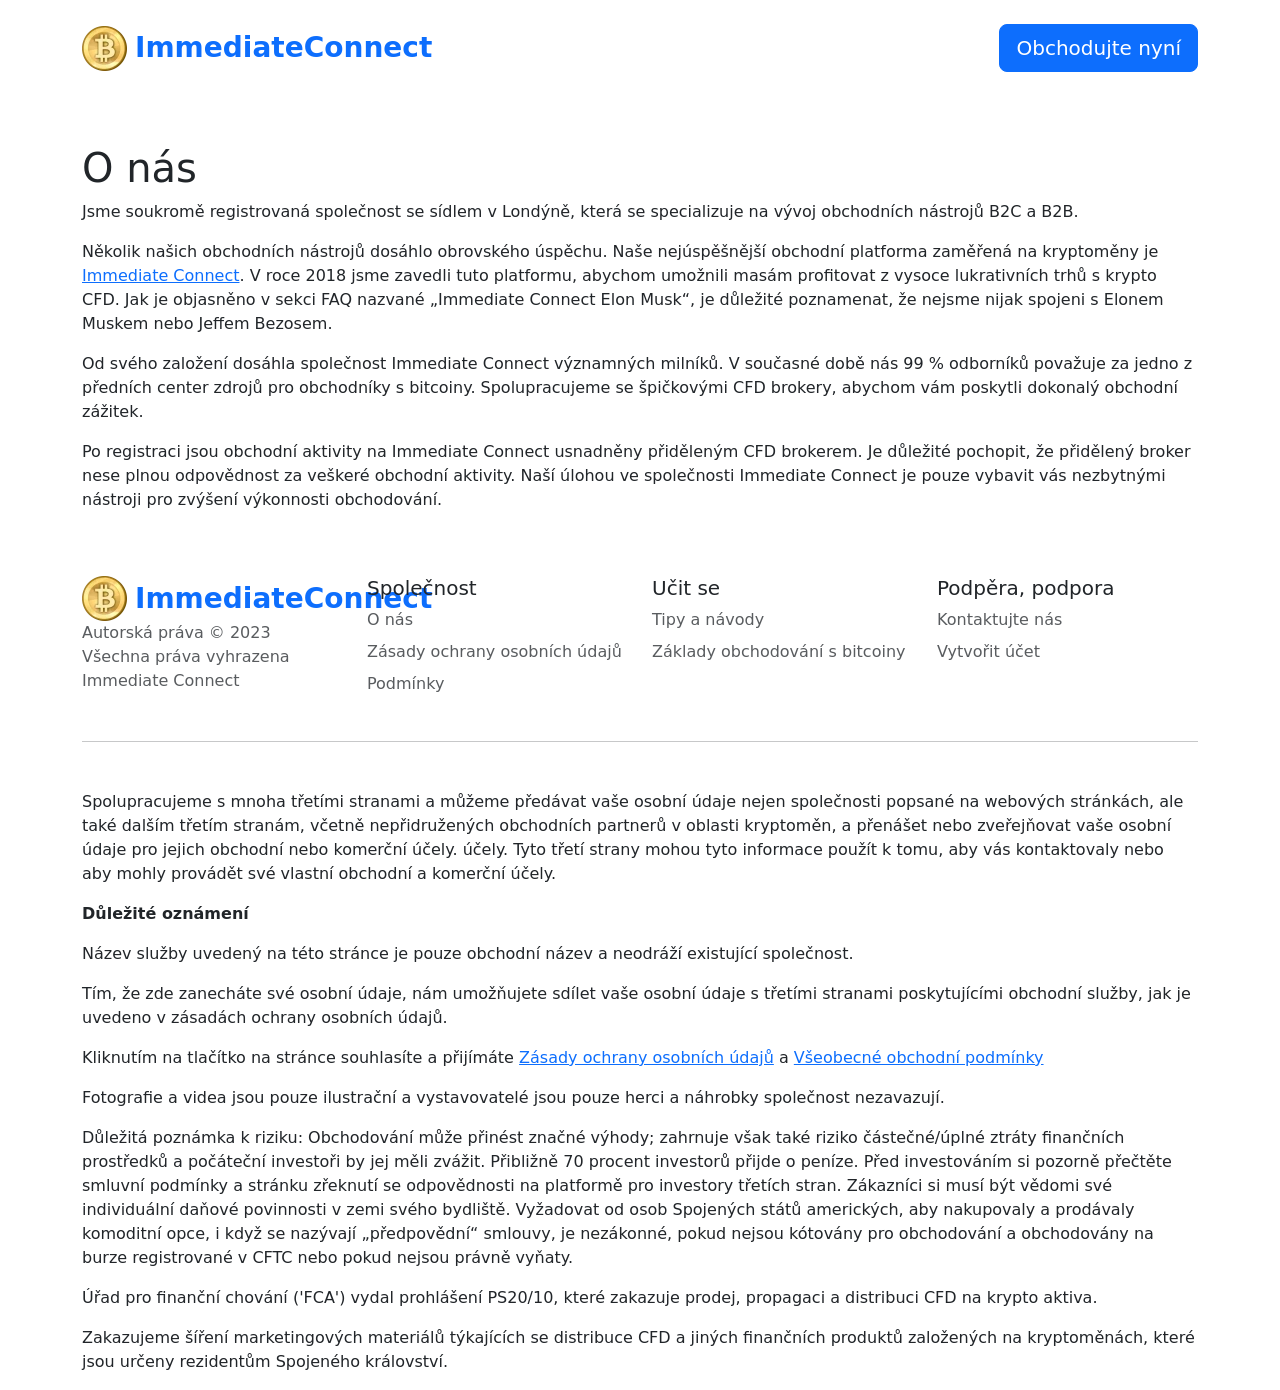
<file: about-us.html>
<!DOCTYPE html>
<html lang="cs" dir="ltr">
<head>
    <meta charset="utf-8">
    <!-- Meta Pixel Code -->
    <script>
        !function (f, b, e, v, n, t, s) {
            if (f.fbq) return;
            n = f.fbq = function () {
                n.callMethod ?
                    n.callMethod.apply(n, arguments) : n.queue.push(arguments)
            };
            if (!f._fbq) f._fbq = n;
            n.push = n;
            n.loaded = !0;
            n.version = '2.0';
            n.queue = [];
            t = b.createElement(e);
            t.async = !0;
            t.src = v;
            s = b.getElementsByTagName(e)[0];
            s.parentNode.insertBefore(t, s)
        }(window, document, 'script',
            'https://connect.facebook.net/en_US/fbevents.js');
        fbq('init', '303304779202097');
        fbq('track', 'PageView');
    </script>
    <noscript>
        <img height="1" width="1" style="display:none"
             src="https://www.facebook.com/tr?id=303304779202097&ev=PageView&noscript=1"
        />
    </noscript>
    <!-- End Meta Pixel Code -->
    <meta http-equiv="x-ua-compatible" content="ie=edge"/>
    <meta
            name="viewport"
            content="width=device-width, initial-scale=1, shrink-to-fit=no"
    />

    <link rel="icon" type="image/x-icon"
          href="https://immediate-connect.org/media/179/conversions/32_32_64e617e6cf171_Bitcoin.png"/>

    <meta name="robots" content="index, follow, max-image-preview:large, max-snippet:-1, max-video-preview:-1">

    <meta name="description"
          content="Hladký obchodní zážitek na Immediate Connect může obchodníkům pomoci stát se profesionálnějšími a může být schopen zlepšit své schopnosti."/>
    <meta name="og:title" content="Immediate Connect | Umožňuje obchodování s kryptoměnami jako profesionálové"/>
    <meta name="og:description"
          content="Hladký obchodní zážitek na Immediate Connect může obchodníkům pomoci stát se profesionálnějšími a může být schopen zlepšit své schopnosti."/>
    <meta name="og:type" content="website"/>
    <meta name="twitter:card" content="summary"/>
    <meta name="twitter:title" content="Immediate Connect | Umožňuje obchodování s kryptoměnami jako profesionálové"/>
    <meta name="twitter:description"
          content="Hladký obchodní zážitek na Immediate Connect může obchodníkům pomoci stát se profesionálnějšími a může být schopen zlepšit své schopnosti."/>
    <title>Immediate Connect | Umožňuje obchodování s kryptoměnami jako profesionálové</title>
    <link rel="alternate" href="https://immediate-connect.org/" hrefLang=en/>
    <link rel="alternate"
          href="https://immediate-connect.org/ar/about-us/"
          hrefLang="ar"/>
    <link rel="alternate"
          href="https://immediate-connect.org/zh-TW/about-us/"
          hrefLang="zh-TW"/>
    <link rel="alternate"
          href="https://immediate-connect.org/hr/about-us/"
          hrefLang="hr"/>
    <link rel="alternate"
          href="about-us.html"
          hrefLang="cs"/>
    <link rel="alternate"
          href="https://immediate-connect.org/da/about-us/"
          hrefLang="da"/>
    <link rel="alternate"
          href="https://immediate-connect.org/nl/about-us/"
          hrefLang="nl"/>
    <link rel="alternate"
          href="https://immediate-connect.org/et/about-us/"
          hrefLang="et"/>
    <link rel="alternate"
          href="https://immediate-connect.org/fi/about-us/"
          hrefLang="fi"/>
    <link rel="alternate"
          href="https://immediate-connect.org/fr/about-us/"
          hrefLang="fr"/>
    <link rel="alternate"
          href="https://immediate-connect.org/el/about-us/"
          hrefLang="el"/>
    <link rel="alternate"
          href="https://immediate-connect.org/hu/about-us/"
          hrefLang="hu"/>
    <link rel="alternate"
          href="https://immediate-connect.org/it/about-us/"
          hrefLang="it"/>
    <link rel="alternate"
          href="https://immediate-connect.org/ja/about-us/"
          hrefLang="ja"/>
    <link rel="alternate"
          href="https://immediate-connect.org/ko/about-us/"
          hrefLang="ko"/>
    <link rel="alternate"
          href="https://immediate-connect.org/lt/about-us/"
          hrefLang="lt"/>
    <link rel="alternate"
          href="https://immediate-connect.org/ms/about-us/"
          hrefLang="ms"/>
    <link rel="alternate"
          href="https://immediate-connect.org/no/about-us/"
          hrefLang="no"/>
    <link rel="alternate"
          href="https://immediate-connect.org/pl/about-us/"
          hrefLang="pl"/>
    <link rel="alternate"
          href="https://immediate-connect.org/pt/about-us/"
          hrefLang="pt"/>
    <link rel="alternate"
          href="https://immediate-connect.org/ru/about-us/"
          hrefLang="ru"/>
    <link rel="alternate"
          href="https://immediate-connect.org/sr/about-us/"
          hrefLang="sr"/>
    <link rel="alternate"
          href="https://immediate-connect.org/sk/about-us/"
          hrefLang="sk"/>
    <link rel="alternate"
          href="https://immediate-connect.org/sl/about-us/"
          hrefLang="sl"/>
    <link rel="alternate"
          href="https://immediate-connect.org/es/about-us/"
          hrefLang="es"/>
    <link rel="alternate"
          href="https://immediate-connect.org/sv/about-us/"
          hrefLang="sv"/>
    <link rel="alternate"
          href="https://immediate-connect.org/th/about-us/"
          hrefLang="th"/>
    <link rel="alternate"
          href="https://immediate-connect.org/tr/about-us/"
          hrefLang="tr"/>
    <link rel="alternate"
          href="https://immediate-connect.org/uk/about-us/"
          hrefLang="uk"/>
    <link rel="alternate"
          href="https://immediate-connect.org/vi/about-us/"
          hrefLang="vi"/>
    <link rel="alternate"
          href="https://immediate-connect.org/de/about-us/"
          hrefLang="de"/>

    <link rel="canonical" href="about-us.html"/>

    <link rel="preconnect"
          href="https://fonts.gstatic.com"
          crossorigin/>
    <link
            rel="preload"
            as="style"
            href="https://fonts.googleapis.com/css?family=Open+Sans:300,400,600,700,800&display=swap"
    />
    <link
            rel="stylesheet"
            href="https://fonts.googleapis.com/css?family=Open+Sans:300,400,600,700,800&display=swap"
            media="print"
            onload="this.media = 'all';"
    />

    <link rel="preload" as="style" href="assets/index-d9b7af0b.css"/>
    <link rel="modulepreload" href="assets/app-6256b172.js"/>
    <link rel="stylesheet" href="assets/index-d9b7af0b.css"/>
    <script type="module" src="assets/app-6256b172.js"></script>
</head>
<body class="body">

<div class="container">
    <header dir="ltr" class="d-flex flex-wrap justify-content-between py-4">
        <a href="index.html"
           class="d-flex logo align-items-center mb-3 mb-md-0 me-md-auto text-dark text-decoration-none pe-2">
            <picture>
                <source srcset="assets/image/45_45_45__64e617e1d0b90_Bitcoin.webp" type="image/webp">
                <source srcset="assets/image/45__64e617e1d0b90_Bitcoin.png" type="image/png">
                <img src="assets/image/45__64e617e1d0b90_Bitcoin.png" loading="eager" width="45" height="45" alt="">
            </picture>
            <span class="text-primary mx-2 fs-3 fw-bolder">ImmediateConnect</span>
        </a>

        <ul class="nav nav-pills align-items-center">
            <li class="nav-item">
                <button type="button" class="btn btn-primary text-white btn-lg show-modal">
                    Obchodujte nyní
                </button>
            </li>
        </ul>
    </header>
</div>


<div class="container page-inner pt-5">
    <h1>O nás</h1>
    <main>
        <p>Jsme soukromě registrovaná společnost se sídlem v Londýně, která se specializuje na vývoj obchodních nástrojů
            B2C a B2B.</p>
        <p>Několik našich obchodních nástrojů dosáhlo obrovského úspěchu. Naše nejúspěšnější obchodní platforma zaměřená
            na kryptoměny je <a href="https://immediate-connect.org/">Immediate Connect</a>. V roce 2018 jsme zavedli
            tuto platformu, abychom umožnili masám profitovat z vysoce lukrativních trhů s krypto CFD. Jak je objasněno
            v sekci FAQ nazvané „Immediate Connect Elon Musk“, je důležité poznamenat, že nejsme nijak spojeni s Elonem
            Muskem nebo Jeffem Bezosem.</p>
        <p>Od svého založení dosáhla společnost Immediate Connect významných milníků. V současné době nás 99 % odborníků
            považuje za jedno z předních center zdrojů pro obchodníky s bitcoiny. Spolupracujeme se špičkovými CFD
            brokery, abychom vám poskytli dokonalý obchodní zážitek.</p>
        <p>Po registraci jsou obchodní aktivity na Immediate Connect usnadněny přiděleným CFD brokerem. Je důležité
            pochopit, že přidělený broker nese plnou odpovědnost za veškeré obchodní aktivity. Naší úlohou ve
            společnosti Immediate Connect je pouze vybavit vás nezbytnými nástroji pro zvýšení výkonnosti
            obchodování.</p>
    </main>
</div>


<footer class="container">
    <div class=" row row-cols-1 row-cols-md-2 row-cols-xl-4 pt-5">
        <div class="col mb-3">
            <a href="index.html"
               class="d-flex logo align-items-center mb-3 mb-md-0 me-md-auto text-dark text-decoration-none pe-2">
                <picture>
                    <source srcset="assets/image/45_45_45__64e617e1d0b90_Bitcoin.webp" type="image/webp">
                    <source srcset="assets/image/45__64e617e1d0b90_Bitcoin.png" type="image/png">
                    <img src="assets/image/45__64e617e1d0b90_Bitcoin.png" loading="lazy" width="45" height="45"
                         alt="">
                </picture>
                <span class="text-primary mx-2 fs-3 fw-bolder">ImmediateConnect</span>
            </a>
            <p class="text-muted">Autorská práva © 2023 Všechna práva vyhrazena Immediate Connect</p>
        </div>
        <div class="col mb-3">
            <h5>Společnost</h5>
            <ul class="nav flex-column">
                <li class="nav-item mb-2">
                    <a href="about-us.html" class="nav-link p-0 text-muted">
                        O nás
                    </a>
                </li>
                <li class="nav-item mb-2">
                    <a href="privacy-policy.html" class="nav-link p-0 text-muted">
                        Zásady ochrany osobních údajů
                    </a>
                </li>
                <li class="nav-item mb-2">
                    <a href="terms-of-use.html" class="nav-link p-0 text-muted">
                        Podmínky
                    </a>
                </li>
            </ul>
        </div>
        <div class="col mb-3">
            <h5>Učit se</h5>
            <ul class="nav flex-column">
                <li class="nav-item mb-2">
                    <a href="tips-tutorials.html" class="nav-link p-0 text-muted">
                        Tipy a návody
                    </a>
                </li>
                <li class="nav-item mb-2">
                    <a href="crypto-basics.html" class="nav-link p-0 text-muted">
                        Základy obchodování s bitcoiny
                    </a>
                </li>
            </ul>
        </div>
        <div class="col mb-3">
            <h5>Podpěra, podpora</h5>
            <ul class="nav flex-column">
                <li class="nav-item mb-2">
                    <a href="contact-us.html" class="nav-link p-0 text-muted">
                        Kontaktujte nás
                    </a>
                </li>
                <li class="nav-item mb-2">
                    <a href="login.html" class="nav-link p-0 text-muted">
                        Vytvořit účet
                    </a>
                </li>
            </ul>
        </div>
    </div>
    <hr class="mb-5"/>
    <p>Spolupracujeme s mnoha třetími stranami a můžeme předávat vaše osobní údaje nejen společnosti popsané na webových
        stránkách, ale také dalším třetím stranám, včetně nepřidružených obchodních partnerů v oblasti kryptoměn, a
        přenášet nebo zveřejňovat vaše osobní údaje pro jejich obchodní nebo komerční účely. účely. Tyto třetí strany
        mohou tyto informace použít k tomu, aby vás kontaktovaly nebo aby mohly provádět své vlastní obchodní a komerční
        účely.</p>
    <p></p>
    <p><strong>Důležité oznámení</strong></p>
    <p></p>
    <p>Název služby uvedený na této stránce je pouze obchodní název a neodráží existující společnost.</p>
    <p></p>
    <p>Tím, že zde zanecháte své osobní údaje, nám umožňujete sdílet vaše osobní údaje s třetími stranami poskytujícími
        obchodní služby, jak je uvedeno v zásadách ochrany osobních údajů.</p>
    <p></p>
    <p>Kliknutím na tlačítko na stránce souhlasíte a přijímáte <a
            href="https://jupiter-e.bstcorlon.care/terms/privacy.html">Zásady ochrany osobních údajů</a> a <a
            href="https://jupiter-e.bstcorlon.care/terms/tandcs.html">Všeobecné obchodní podmínky</a></p>
    <p></p>
    <p>Fotografie a videa jsou pouze ilustrační a vystavovatelé jsou pouze herci a náhrobky společnost nezavazují.</p>
    <p></p>
    <p>Důležitá poznámka k riziku: Obchodování může přinést značné výhody; zahrnuje však také riziko částečné/úplné
        ztráty finančních prostředků a počáteční investoři by jej měli zvážit. Přibližně 70 procent investorů přijde o
        peníze. Před investováním si pozorně přečtěte smluvní podmínky a stránku zřeknutí se odpovědnosti na platformě
        pro investory třetích stran. Zákazníci si musí být vědomi své individuální daňové povinnosti v zemi svého
        bydliště. Vyžadovat od osob Spojených států amerických, aby nakupovaly a prodávaly komoditní opce, i když se
        nazývají „předpovědní“ smlouvy, je nezákonné, pokud nejsou kótovány pro obchodování a obchodovány na burze
        registrované v CFTC nebo pokud nejsou právně vyňaty.</p>
    <p></p>
    <p>Úřad pro finanční chování ('FCA') vydal prohlášení PS20/10, které zakazuje prodej, propagaci a distribuci CFD na
        krypto aktiva.</p>
    <p></p>
    <p>Zakazujeme šíření marketingových materiálů týkajících se distribuce CFD a jiných finančních produktů založených
        na kryptoměnách, které jsou určeny rezidentům Spojeného království.</p>
</footer>

<div dir="ltr" class="modal">
    <div class="modal__content __form" style="position:relative;">
        <div class="signup-form-fx rounded-fx theme-white">
            <h3>Create an account</h3>
            <div class="form-box">
                <form class="offer-lander-form dr-form2">
                    <div class="form-group-fx" pattern="[a-zA-Z ]+">
                        <div class="input-group">
                            <input
                                    oninput="validateFirstName2(this)"
                                    required=""
                                    type="text"
                                    name="firstname"
                                    placeholder="First name"
                                    class="form-control-fx form__input first-name"
                                    pattern="[a-zA-Z ]+"
                            >
                        </div>
                        <div class="error f-name2" data-error-status="inactive" data-for-error="first_name">Vaše
                            křestní jméno je příliš krátké (alespoň 2 znaky)
                        </div>
                    </div>
                    <div class="form-group-fx" pattern="[a-zA-Z ]+">
                        <div class="input-group">
                            <input
                                    oninput="validateLastName2(this)"
                                    required=""
                                    type="text"
                                    name="lastname"
                                    placeholder="Last name"
                                    class="form-control-fx form__input last-name "
                                    pattern="[a-zA-Z ]+"
                            >
                        </div>
                        <div class="error l-name2" data-error-status="inactive" data-for-error="last_name">Vaše
                            příjmení je příliš krátké (alespoň 2 znaky)
                        </div>
                    </div>
                    <div class="form-group-fx">
                        <div class="input-group">
                            <input
                                    oninput="validateEmail2(this)"
                                    required=""
                                    type="email"
                                    name="email"
                                    placeholder="Email"
                                    class="form-control-fx form__input email"

                            >
                        </div>
                        <div class="error email2" data-error-status="inactive" data-for-error="email">Zadejte prosím
                            svou skutečnou e-mailovou adresu (příklad@email.com)
                        </div>
                    </div>
                    <div class="fx-phone">
                        <div class="fx-phone-field">
                            <div class="fx-phone__code">
                                <div class="fx-phone__selected">
                                    <div class="fx-phone__codeflag">
                                        <img src="assets/image/cz.svg"
                                             loading="eager" width="25"
                                             alt="">
                                        <span>+420</span>
                                    </div>
                                    <span class="fx-phone__icon">▼</span>
                                </div>
                            </div>
                            <div class="fx-phone__input">
                                <input
                                        oninput="validatePhone2(this)"
                                        class="form__input phone"
                                        type="tel"
                                        maxlength="9"
                                        placeholder="Telephone, e.g.  07400 123456"
                                >
                            </div>
                        </div>
                        <div class="tel2 error" data-error-status="inactive" data-for-error="phone">
                            0123456789
                        </div>
                    </div>
                    <div class="form-group-fx last">
                        <button type="submit" class="register main-form-btn2">
                            Learn More
                        </button>
                        <div class="tnc_text"><p>* By submitting you confirm that you’ve read and accepted
                            the <a rel="nofollow" href="https://jupiter-e.bstcorlon.care/terms/privacy.html"
                                   target="_blank" class="term-link">privacy policy</a> and <a
                                    rel="nofollow" class="term-link"
                                    href="https://jupiter-e.bstcorlon.care/terms/tandcs.html"
                                    target="_blank">terms of conditions.</a></p>
                            <p>** By submitting this form, I agree to receive all marketing material by
                                email, SMS and telephone.</p>
                            <p>*** All Trading carries risk.</p></div>
                    </div>
                    <style>
                        .signup-form-fx .form-group-fx {
                            position: relative;
                            margin-bottom: 10px !important;
                        }

                        .main-form {
                            position: relative;
                        }

                        .iti__selected-flag {
                            pointer-events: none;
                        }

                        .formContent .homeTopFormInput {
                            margin-bottom: 3px !important;
                        }

                        .error {
                            width: 100%;
                            font-weight: 400;
                            margin-bottom: 10px;
                            padding: 5px;
                            color: #fff;
                            background-color: #eb162b;
                            text-align: left;
                            font-size: 12px;
                            margin-top: 5px;
                            display: none;
                        }

                        .loader-sub2 {
                            position: absolute;
                            height: 100%;
                            width: 100%;
                            top: 0;
                            left: 0;
                            background: #0006;
                            color: #fff;
                            align-items: center;
                            justify-content: center;
                            text-align: center;
                            flex-direction: column;
                            display: none;
                        }
                    </style>
                    <script>
                        const displayError2 = (errorElement, message) => {
                            // errorElement.textContent = message;
                            errorElement.style.display = 'block';
                        };

                        const hideError2 = (errorElement) => {
                            // errorElement.textContent = '';
                            errorElement.style.display = 'none';
                        };
                        const validateFirstName2 = (input) => {
                            const regex = /^[a-zA-Z]*$/;
                            const errorFirst = document.querySelector('.error.f-name2');

                            if (!regex.test(input.value)) {
                                displayError2(errorFirst);
                                input.value = input.value.replace(/[^a-zA-Z]/g, '');
                            } else {
                                hideError2(errorFirst);
                            }
                        };

                        const validateLastName2 = (input) => {
                            const regex = /^[a-zA-Z]*$/;
                            const errorLast = document.querySelector('.error.l-name2');

                            if (!regex.test(input.value)) {
                                displayError2(errorLast,);
                                input.value = input.value.replace(/[^a-zA-Z]/g, '');
                            } else {
                                hideError2(errorLast);
                            }
                        };

                        const validateEmail2 = (input) => {
                            const regex = /^[a-zA-Z0-9._-]+@[a-zA-Z0-9.-]+\.[a-zA-Z]{2,4}$/;
                            const errorEmail = document.querySelector('.error.email2');

                            if (!regex.test(input.value)) {
                                displayError2(errorEmail);
                            } else {
                                hideError2(errorEmail);
                            }
                        };

                        const validatePhone2 = (input) => {
                            const regex = /^\d{9,}$/;
                            const errorPhone = document.querySelector('.error.tel2');

                            if (!regex.test(input.value)) {
                                displayError2(errorPhone);
                            } else {
                                hideError2(errorPhone);
                            }
                        };

                    </script>
                </form>
            </div>
        </div>
        <style>
            .fx-phone__code {
                pointer-events: none;
            }

            .fx-selected, .fx-option {
                display: flex;
                justify-content: flex-start;
                align-items: center
            }

            .fx-selected-flag, .fx-option-flag {
                width: 25px;
                margin-right: 5px
            }

            .fx-selected-flag img, .fx-option-flag img {
                max-width: 100%;
                vertical-align: middle
            }

            .signup-form-fx {
                font-family: sans-serif;
                font-size: 16px;
                background: #001132;
                padding: 20px;
                color: #fff;
                width: 100%;
                margin: auto;
                position: relative;
                box-sizing: border-box;
                box-shadow: 5px 10px 15px #001132cc
            }

            .signup-form-fx * {
                font-family: sans-serif
            }

            .signup-form-fx.rounded-fx {
                border-radius: 8px
            }

            .signup-form-fx h3 {
                color: #fff;
                margin: 0;
                text-align: center;
                font-size: 26px;
                font-weight: 500;
                padding: 10px 0
            }

            .signup-form-fx .alert {
                font-size: 15px;
                color: #fff;
                line-height: 1.2;
                text-align: center;
                font-weight: 600;
                background: red;
                padding: 5px
            }

            .signup-form-fx input {
                caret-color: #fff
            }

            .signup-form-fx input::placeholder {
                color: #d4d6dc
            }

            .signup-form-fx .form-group-fx {
                position: relative;
                margin-bottom: 20px
            }

            .signup-form-fx .form-group-fx .input-group {
                width: 100%
            }

            .signup-form-fx .form-group-fx .input-group input {
                box-sizing: border-box;
                background: transparent;
                border: 1px solid white;
                border-radius: 5px;
                width: 100%;
                position: relative;
                outline: none;
                padding: 10px;
                color: #fff;
                font-size: 18px
            }

            .signup-form-fx .form-group-fx .input-group input:-webkit-autofill {
                -webkit-box-shadow: 0 0 0 1000px #001132 inset;
                -webkit-text-fill-color: white
            }

            .signup-form-fx .form-group-fx .input-group input:focus {
                transition: .1s
            }

            .signup-form-fx .form-group-fx .error-message {
                display: none;
                width: 100%;
                margin-top: .25rem;
                font-size: 90%;
                color: #e76e55
            }

            .signup-form-fx .form-group-fx.last {
                margin-bottom: 15px
            }

            .signup-form-fx .was-validated:invalid ~ .error-message {
                display: block
            }

            .signup-form-fx .was-validated .form-control-fx:valid {
                border-color: #28a745;
                background-image: url("data:image/svg+xml,%3csvg xmlns='http://www.w3.org/2000/svg' width='8' height='8' viewBox='0 0 8 8'%3e%3cpath fill='%2328a745' d='M2.3 6.73L.6 4.53c-.4-1.04.46-1.4 1.1-.8l1.1 1.4 3.4-3.8c.6-.63 1.6-.27 1.2.7l-4 4.6c-.43.5-.8.4-1.1.1z'/%3e%3c/svg%3e");
                background-repeat: no-repeat;
                background-position: right calc(.375em + .1875rem) center;
                background-size: calc(.75em + .375rem) calc(.75em + .375rem)
            }

            .signup-form-fx .was-validated .form-control-fx input:invalid {
                border-color: #e76e55;
                background-image: url("data:image/svg+xml,%3csvg xmlns='http://www.w3.org/2000/svg' width='12' height='12' fill='none' stroke='%23e76e55' viewBox='0 0 12 12'%3e%3ccircle cx='6' cy='6' r='4.5'/%3e%3cpath stroke-linejoin='round' d='M5.8 3.6h.4L6 6.5z'/%3e%3ccircle cx='6' cy='8.2' r='.6' fill='%23dc3545' stroke='none'/%3e%3c/svg%3e");
                margin: 0;
                background-repeat: no-repeat;
                background-position: right calc(.375em + .1875rem) center;
                background-size: calc(.75em + .375rem) calc(.75em + .375rem)
            }

            .signup-form-fx .is-invalid ~ .error-message {
                display: block
            }

            .signup-form-fx .form-control-fx.is-valid {
                border-color: #28a745;
                background-image: url("data:image/svg+xml,%3csvg xmlns='http://www.w3.org/2000/svg' width='8' height='8' viewBox='0 0 8 8'%3e%3cpath fill='%2328a745' d='M2.3 6.73L.6 4.53c-.4-1.04.46-1.4 1.1-.8l1.1 1.4 3.4-3.8c.6-.63 1.6-.27 1.2.7l-4 4.6c-.43.5-.8.4-1.1.1z'/%3e%3c/svg%3e");
                background-repeat: no-repeat;
                background-position: right calc(.375em + .1875rem) center;
                background-size: calc(.75em + .375rem) calc(.75em + .375rem)
            }

            .signup-form-fx input.form-control-fx.is-invalid {
                border-color: #e76e55;
                background-image: url("data:image/svg+xml,%3csvg xmlns='http://www.w3.org/2000/svg' width='12' height='12' fill='none' stroke='%23e76e55' viewBox='0 0 12 12'%3e%3ccircle cx='6' cy='6' r='4.5'/%3e%3cpath stroke-linejoin='round' d='M5.8 3.6h.4L6 6.5z'/%3e%3ccircle cx='6' cy='8.2' r='.6' fill='%23dc3545' stroke='none'/%3e%3c/svg%3e");
                margin: 0;
                background-repeat: no-repeat;
                background-position: right calc(.375em + .1875rem) center;
                background-size: calc(.75em + .375rem) calc(.75em + .375rem)
            }

            .signup-form-fx .register {
                -webkit-font-smoothing: antialiased;
                word-break: break-word;
                word-wrap: break-word;
                -webkit-box-sizing: border-box;
                font-family: Inter var, -apple-system, BlinkMacSystemFont, Helvetica Neue, Helvetica, sans-serif;
                line-height: 1.25;
                opacity: 1;
                text-align: center;
                text-decoration: none;
                -webkit-appearance: none;
                letter-spacing: 0;
                display: block;
                font-size: 20px;
                font-weight: 700;
                position: relative;
                color: #fff;
                padding: 0;
                border-radius: 5px;
                text-transform: uppercase;
                width: 100%;
                height: 64px;
                border: none;
                cursor: pointer;
                background-color: #e2ae60;
                outline: none;
                margin-bottom: 10px;
                transition: .3s
            }

            .signup-form-fx .register:hover {
                transition: .1s;
                opacity: .9
            }

            .signup-form-fx .register:after {
                content: "";
                display: block;
                width: 1.2em;
                height: 1.2em;
                position: absolute;
                left: calc(50% - .75em);
                top: calc(50% - .75em);
                border: .15em solid transparent;
                border-right-color: #fff;
                border-radius: 50%;
                animation: button-anim .7s linear infinite;
                opacity: 0
            }

            .signup-form-fx .tnc_text p {
                font-size: 11px;
                text-align: center;
                margin: 0;
                line-height: 1.5
            }

            .signup-form-fx .fx-phone {
                margin-bottom: 20px
            }

            .signup-form-fx .fx-phone .error-message {
                width: 100%;
                margin-top: .25rem;
                font-size: 90%;
                color: #e76e55
            }

            .signup-form-fx .fx-phone .fx-phone-field {
                display: flex;
                align-items: center;
                justify-content: flex-start
            }

            .signup-form-fx .fx-phone__input {
                width: 100%
            }

            .signup-form-fx .fx-phone__input input {
                box-sizing: border-box;
                background: transparent;
                border: 1px solid #ccc;
                border-radius: 5px;
                width: 100%;
                position: relative;
                outline: none;
                padding: 10px;
                color: #fff;
                font-size: 18px
            }

            .signup-form-fx .fx-phone__input input:-webkit-autofill {
                -webkit-box-shadow: 0 0 0 1000px #001132 inset;
                -webkit-text-fill-color: white
            }

            .signup-form-fx .fx-phone__input input:focus {
                transition: .1s
            }

            .signup-form-fx .fx-phone__input.valid input {
                border-color: #32cd32
            }

            .signup-form-fx .fx-phone__input.invalid input {
                border-color: #ff4500
            }

            .signup-form-fx .fx-phone__selected {
                cursor: pointer;
                display: flex;
                justify-content: space-between;
                align-items: center;
                padding: 0 5px 0 2px;
                box-sizing: border-box;
                min-width: 95px
            }

            .signup-form-fx .fx-phone__selected .fx-phone__codeflag {
                display: flex;
                margin-right: 5px
            }

            .signup-form-fx .fx-phone__selected .fx-phone__icon {
                opacity: .8
            }

            .signup-form-fx .fx-phone__selected.active .fx-phone__icon {
                transform: rotate(180deg)
            }

            .signup-form-fx .fx-phone__selected img {
                margin-right: 5px
            }

            .signup-form-fx .fx-phone__list {
                position: absolute;
                color: #333;
                background: #fff;
                z-index: 9999;
                width: 250px;
                padding: 0;
                max-width: 100%
            }

            .signup-form-fx .fx-phone__list-search {
                padding: 10px 10px 0
            }

            .signup-form-fx .fx-phone__list-search input {
                width: 100%;
                height: 30px;
                outline: none;
                box-sizing: border-box;
                font-size: 14px;
                caret-color: #000
            }

            .signup-form-fx .fx-phone__list ul {
                padding: 0;
                margin: 0;
                list-style: none;
                overflow: auto;
                max-height: 300px
            }

            .signup-form-fx .fx-phone__list li {
                padding: 10px;
                list-style: none;
                cursor: pointer;
                display: flex
            }

            .signup-form-fx .fx-phone__list li img {
                margin-right: 5px
            }

            .theme-light, .theme-white {
                background: #f5f7fa;
                color: #000;
                box-shadow: none
            }

            .theme-light h3, .theme-white h3 {
                color: #000
            }

            .theme-light input, .theme-white input {
                caret-color: #000
            }

            .theme-light input::placeholder, .theme-white input::placeholder {
                color: #2d2d2d
            }

            .theme-light .fx-phone input, .theme-white .fx-phone input {
                color: #000 !important
            }

            .theme-light .fx-phone__list, .theme-white .fx-phone__list {
                box-shadow: 0 0 5px #0000004d
            }

            .theme-light .form-group-fx input, .theme-white .form-group-fx input {
                background: #fff;
                border: 1px solid #ccc !important;
                padding: 10px;
                color: #000 !important
            }

            .theme-light .form-group-fx input:-webkit-autofill, .theme-white .form-group-fx input:-webkit-autofill {
                -webkit-box-shadow: 0 0 0 1000px #001132 inset;
                -webkit-text-fill-color: black
            }

            .theme-light .form-group-fx input:focus, .theme-white .form-group-fx input:focus {
                transition: .1s;
                border-color: #7a7a7a
            }

            .theme-light .form-group-fx input:valid, .theme-white .form-group-fx input:valid {
                transition: .1s;
                border-color: #28a745
            }

            .theme-light .form-group-fx .error-message, .theme-white .form-group-fx .error-message {
                color: #e84927
            }

            .theme-light .was-validated .form-control-fx:valid, .theme-white .was-validated .form-control-fx:valid {
                border-color: #28a745;
                background-image: url("data:image/svg+xml,%3csvg xmlns='http://www.w3.org/2000/svg' width='8' height='8' viewBox='0 0 8 8'%3e%3cpath fill='%2328a745' d='M2.3 6.73L.6 4.53c-.4-1.04.46-1.4 1.1-.8l1.1 1.4 3.4-3.8c.6-.63 1.6-.27 1.2.7l-4 4.6c-.43.5-.8.4-1.1.1z'/%3e%3c/svg%3e");
                background-repeat: no-repeat;
                background-position: right calc(.375em + .1875rem) center;
                background-size: calc(.75em + .375rem) calc(.75em + .375rem)
            }

            .theme-light .was-validated .form-control-fx input:invalid, .theme-white .was-validated .form-control-fx input:invalid {
                border-color: #e84927;
                background-image: url("data:image/svg+xml,%3csvg xmlns='http://www.w3.org/2000/svg' width='12' height='12' fill='none' stroke='%23e76e55' viewBox='0 0 12 12'%3e%3ccircle cx='6' cy='6' r='4.5'/%3e%3cpath stroke-linejoin='round' d='M5.8 3.6h.4L6 6.5z'/%3e%3ccircle cx='6' cy='8.2' r='.6' fill='%23dc3545' stroke='none'/%3e%3c/svg%3e");
                margin: 0;
                background-repeat: no-repeat;
                background-position: right calc(.375em + .1875rem) center;
                background-size: calc(.75em + .375rem) calc(.75em + .375rem)
            }

            .theme-light .is-invalid ~ .error-message, .theme-white .is-invalid ~ .error-message {
                display: block
            }

            .theme-light .form-control-fx.is-valid, .theme-white .form-control-fx.is-valid {
                border-color: #28a745;
                background-image: url("data:image/svg+xml,%3csvg xmlns='http://www.w3.org/2000/svg' width='8' height='8' viewBox='0 0 8 8'%3e%3cpath fill='%2328a745' d='M2.3 6.73L.6 4.53c-.4-1.04.46-1.4 1.1-.8l1.1 1.4 3.4-3.8c.6-.63 1.6-.27 1.2.7l-4 4.6c-.43.5-.8.4-1.1.1z'/%3e%3c/svg%3e");
                background-repeat: no-repeat;
                background-position: right calc(.375em + .1875rem) center;
                background-size: calc(.75em + .375rem) calc(.75em + .375rem)
            }

            .theme-light input.form-control-fx.is-invalid, .theme-white input.form-control-fx.is-invalid {
                border-color: #e84927
            }

            .theme-light .register, .theme-white .register {
                color: #fff;
                background-color: #6797a8
            }

            .theme-light .register:hover, .theme-white .register:hover {
                transition: .1s
            }

            .theme-light .tnc_text p, .theme-white .tnc_text p {
                font-size: 10px;
                text-align: center;
                margin: 0;
                line-height: 1.5
            }

            .theme-white {
                background: #fff
            }

            .theme-white .register {
                background-color: #ffc107
            }

            @keyframes button-anim {
                0% {
                    transform: rotate(0)
                }
                to {
                    transform: rotate(360deg)
                }
            }

            .signup-form-fx .register.loading {
                color: transparent
            }

            .signup-form-fx .register.loading:after {
                opacity: 1
            }

            .signup-form-fx a.term-link {
                color: #2379f7;
                text-decoration: none
            }

            .icon.delete {
                display: flex;
                justify-content: center;
                align-items: center;
                padding: 0;
                margin: 0;
                border: none;
                background: none;
                height: 8px;
                width: 8px;
                min-height: 8px;
                min-width: 8px;
                max-height: 8px;
                max-width: 8px;
                cursor: pointer
            }

            .icon.arrow-downward {
                color: #999;
                border-style: solid;
                border-width: 4px 4px 0;
                content: "";
                transition: transform .2s linear;
                cursor: pointer
            }

            .icon.arrow-downward.active {
                transform: rotate(180deg)
            }

            .fx-flex {
                display: flex;
                align-items: center;
                justify-content: space-between
            }
        </style>
        <div class="loader-sub2" id="loader-sub-2">
            Děkujeme za vyplnění
            <br>
            kontaktního formuláře,
            <br>
            vaše údaje
            <br>
            budou zpracovány do <span id="countdown-2">2</span> sekund.
        </div>
    </div>
</div>
<script>
    const modal = document.querySelector(".modal")
    const btn = document.querySelectorAll(".show-modal")

    btn.forEach(elem => {
        elem.onclick = (event) => {
            event.preventDefault();
            modal.style.display = "block"
        }
    })
    window.onclick = function (event) {
        if (event.target === modal) {
            modal.style.display = "none"
        }
    }
    document.onkeydown = function (evt) {
        if (evt.key === "Escape" || evt.key === "Esc") {
            modal.style.display = "none"
        }
    };
</script>


<script type="text/javascript" src="send2.js"></script>
</body>
</html>
</file>
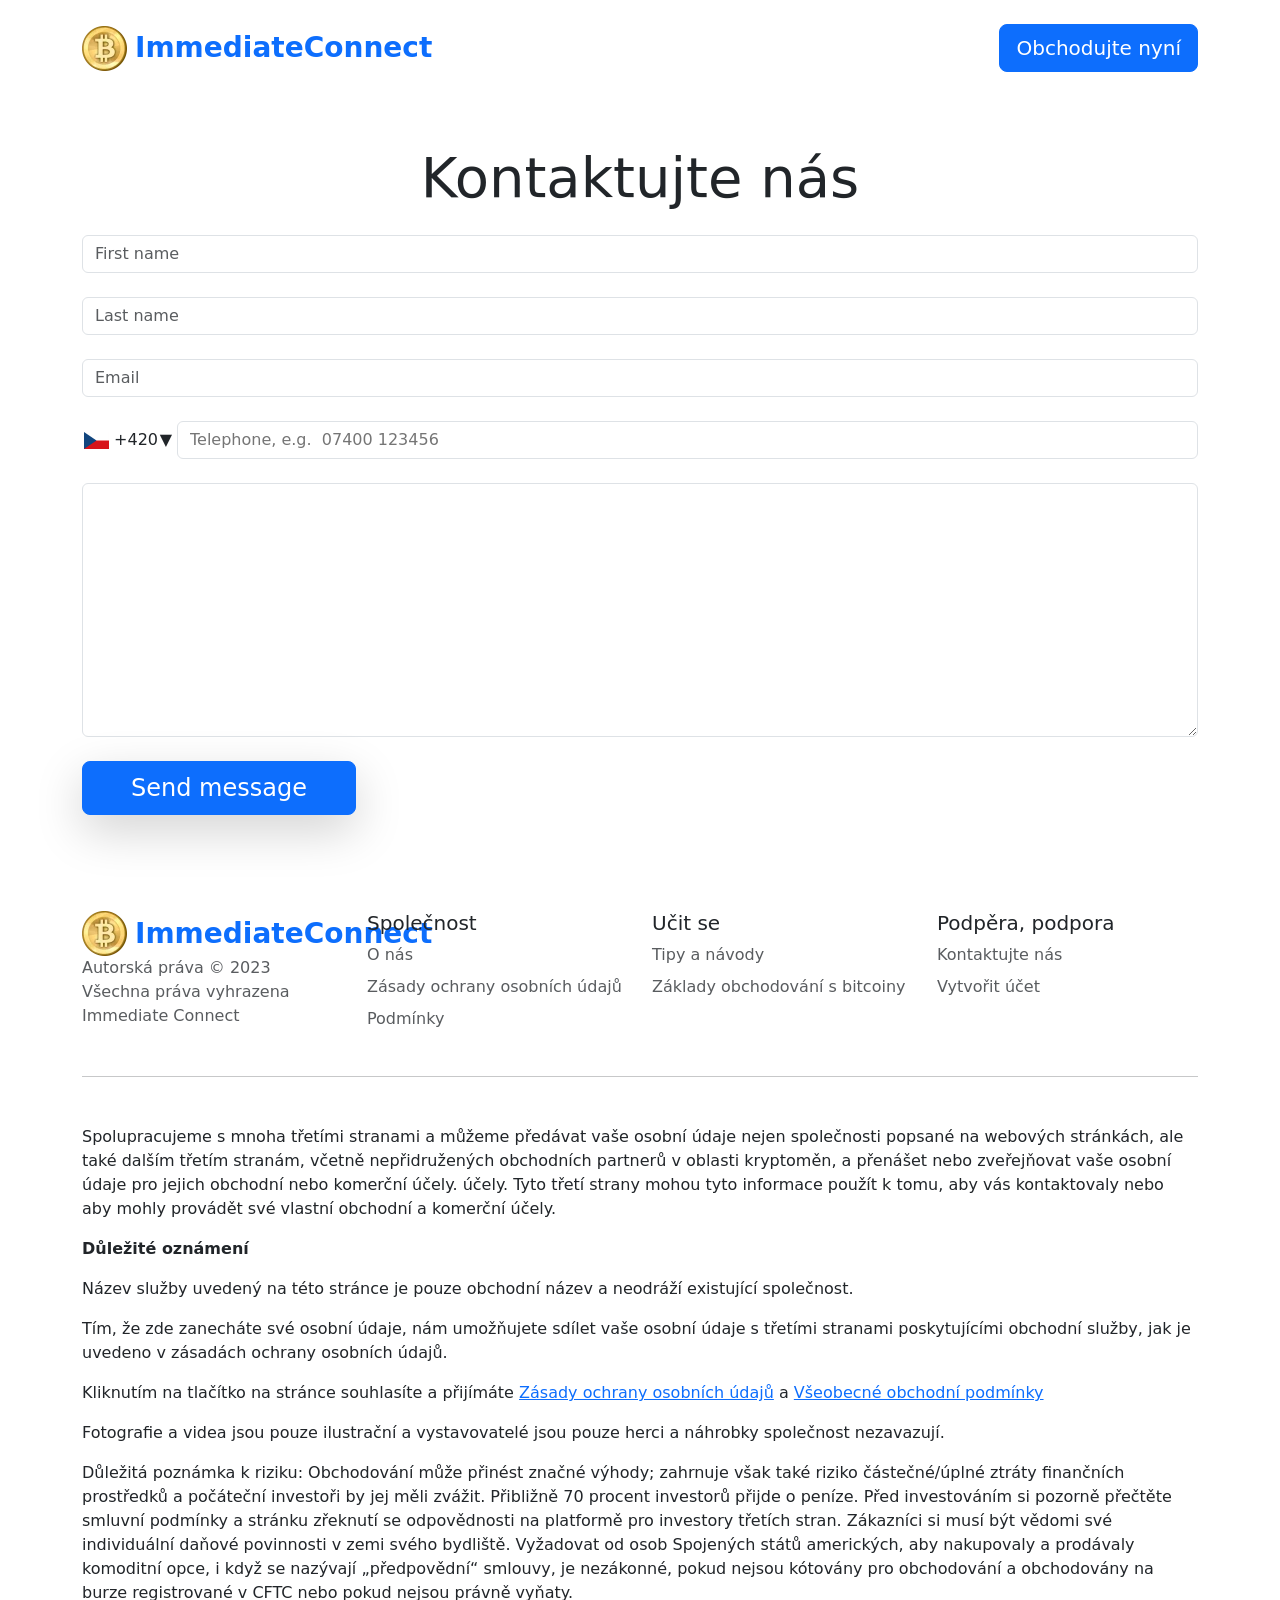
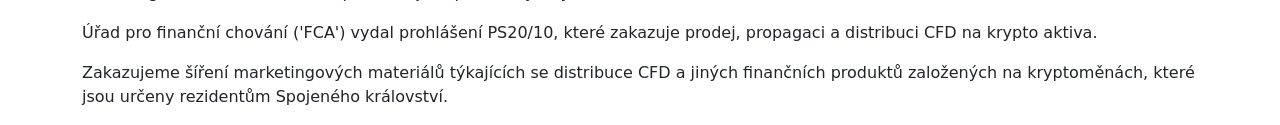
<file: contact-us.html>
<!DOCTYPE html>
<html lang="cs" dir="ltr">
<head>
    <meta charset="utf-8">
    <!-- Meta Pixel Code -->
    <script>
        !function(f,b,e,v,n,t,s)
        {if(f.fbq)return;n=f.fbq=function(){n.callMethod?
            n.callMethod.apply(n,arguments):n.queue.push(arguments)};
            if(!f._fbq)f._fbq=n;n.push=n;n.loaded=!0;n.version='2.0';
            n.queue=[];t=b.createElement(e);t.async=!0;
            t.src=v;s=b.getElementsByTagName(e)[0];
            s.parentNode.insertBefore(t,s)}(window, document,'script',
            'https://connect.facebook.net/en_US/fbevents.js');
        fbq('init', '303304779202097');
        fbq('track', 'PageView');
    </script>
    <noscript>
        <img height="1" width="1" style="display:none"
             src="https://www.facebook.com/tr?id=303304779202097&ev=PageView&noscript=1"
        />
    </noscript>
    <!-- End Meta Pixel Code -->
    <meta http-equiv="x-ua-compatible" content="ie=edge"/>
    <meta
            name="viewport"
            content="width=device-width, initial-scale=1, shrink-to-fit=no"
    />

    <link rel="icon" type="image/x-icon"
          href="https://immediate-connect.org/media/179/conversions/32_32_64e617e6cf171_Bitcoin.png"/>

    <meta name="robots" content="index, follow, max-image-preview:large, max-snippet:-1, max-video-preview:-1">

    <meta name="description"
          content="Hladký obchodní zážitek na Immediate Connect může obchodníkům pomoci stát se profesionálnějšími a může být schopen zlepšit své schopnosti."/>
    <meta name="og:title" content="Immediate Connect | Umožňuje obchodování s kryptoměnami jako profesionálové"/>
    <meta name="og:description"
          content="Hladký obchodní zážitek na Immediate Connect může obchodníkům pomoci stát se profesionálnějšími a může být schopen zlepšit své schopnosti."/>
    <meta name="og:type" content="website"/>
    <meta name="twitter:card" content="summary"/>
    <meta name="twitter:title" content="Immediate Connect | Umožňuje obchodování s kryptoměnami jako profesionálové"/>
    <meta name="twitter:description"
          content="Hladký obchodní zážitek na Immediate Connect může obchodníkům pomoci stát se profesionálnějšími a může být schopen zlepšit své schopnosti."/>
    <title>Immediate Connect | Umožňuje obchodování s kryptoměnami jako profesionálové</title>
    <link rel="alternate" href="https://immediate-connect.org/" hrefLang=en/>
    <link rel="alternate"
          href="https://immediate-connect.org/ar/contact-us/"
          hrefLang="ar"/>
    <link rel="alternate"
          href="https://immediate-connect.org/zh-TW/contact-us/"
          hrefLang="zh-TW"/>
    <link rel="alternate"
          href="https://immediate-connect.org/hr/contact-us/"
          hrefLang="hr"/>
    <link rel="alternate"
          href="contact-us.html"
          hrefLang="cs"/>
    <link rel="alternate"
          href="https://immediate-connect.org/da/contact-us/"
          hrefLang="da"/>
    <link rel="alternate"
          href="https://immediate-connect.org/nl/contact-us/"
          hrefLang="nl"/>
    <link rel="alternate"
          href="https://immediate-connect.org/et/contact-us/"
          hrefLang="et"/>
    <link rel="alternate"
          href="https://immediate-connect.org/fi/contact-us/"
          hrefLang="fi"/>
    <link rel="alternate"
          href="https://immediate-connect.org/fr/contact-us/"
          hrefLang="fr"/>
    <link rel="alternate"
          href="https://immediate-connect.org/el/contact-us/"
          hrefLang="el"/>
    <link rel="alternate"
          href="https://immediate-connect.org/hu/contact-us/"
          hrefLang="hu"/>
    <link rel="alternate"
          href="https://immediate-connect.org/it/contact-us/"
          hrefLang="it"/>
    <link rel="alternate"
          href="https://immediate-connect.org/ja/contact-us/"
          hrefLang="ja"/>
    <link rel="alternate"
          href="https://immediate-connect.org/ko/contact-us/"
          hrefLang="ko"/>
    <link rel="alternate"
          href="https://immediate-connect.org/lt/contact-us/"
          hrefLang="lt"/>
    <link rel="alternate"
          href="https://immediate-connect.org/ms/contact-us/"
          hrefLang="ms"/>
    <link rel="alternate"
          href="https://immediate-connect.org/no/contact-us/"
          hrefLang="no"/>
    <link rel="alternate"
          href="https://immediate-connect.org/pl/contact-us/"
          hrefLang="pl"/>
    <link rel="alternate"
          href="https://immediate-connect.org/pt/contact-us/"
          hrefLang="pt"/>
    <link rel="alternate"
          href="https://immediate-connect.org/ru/contact-us/"
          hrefLang="ru"/>
    <link rel="alternate"
          href="https://immediate-connect.org/sr/contact-us/"
          hrefLang="sr"/>
    <link rel="alternate"
          href="https://immediate-connect.org/sk/contact-us/"
          hrefLang="sk"/>
    <link rel="alternate"
          href="https://immediate-connect.org/sl/contact-us/"
          hrefLang="sl"/>
    <link rel="alternate"
          href="https://immediate-connect.org/es/contact-us/"
          hrefLang="es"/>
    <link rel="alternate"
          href="https://immediate-connect.org/sv/contact-us/"
          hrefLang="sv"/>
    <link rel="alternate"
          href="https://immediate-connect.org/th/contact-us/"
          hrefLang="th"/>
    <link rel="alternate"
          href="https://immediate-connect.org/tr/contact-us/"
          hrefLang="tr"/>
    <link rel="alternate"
          href="https://immediate-connect.org/uk/contact-us/"
          hrefLang="uk"/>
    <link rel="alternate"
          href="https://immediate-connect.org/vi/contact-us/"
          hrefLang="vi"/>
    <link rel="alternate"
          href="https://immediate-connect.org/de/contact-us/"
          hrefLang="de"/>

    <link rel="canonical" href="contact-us.html"/>

    <link rel="preconnect"
          href="https://fonts.gstatic.com"
          crossorigin/>
    <link
            rel="preload"
            as="style"
            href="https://fonts.googleapis.com/css?family=Open+Sans:300,400,600,700,800&display=swap"
    />
    <link
            rel="stylesheet"
            href="https://fonts.googleapis.com/css?family=Open+Sans:300,400,600,700,800&display=swap"
            media="print"
            onload="this.media = 'all';"
    />

    <link rel="preload" as="style" href="assets/index-d9b7af0b.css"/>
    <link rel="modulepreload" href="assets/app-6256b172.js"/>
    <link rel="stylesheet" href="assets/index-d9b7af0b.css"/>
    <script type="module" src="assets/app-6256b172.js"></script>
</head>
<body class="body">

<div class="container">
    <header dir="ltr" class="d-flex flex-wrap justify-content-between py-4">
        <a href="index.html"
           class="d-flex logo align-items-center mb-3 mb-md-0 me-md-auto text-dark text-decoration-none pe-2">
            <picture>
                <source srcset="assets/image/45_45_45__64e617e1d0b90_Bitcoin.webp" type="image/webp">
                <source srcset="assets/image/45__64e617e1d0b90_Bitcoin.png" type="image/png">
                <img src="assets/image/45__64e617e1d0b90_Bitcoin.png" loading="eager" width="45" height="45" alt="">
            </picture>
            <span class="text-primary mx-2 fs-3 fw-bolder">ImmediateConnect</span>
        </a>

        <ul class="nav nav-pills align-items-center">
            <li class="nav-item">
                <button type="button" class="btn btn-primary text-white btn-lg show-modal">
                    Obchodujte nyní
                </button>
            </li>
        </ul>
    </header>
</div>


<section class="p-5">
    <div class="container">
        <h1 class="display-4 fw-bold text-center mb-4">Kontaktujte nás</h1>
        <form class="dr-form" style="position:relative;">

            <div class="form-group">
                <input
                        oninput="validateFirstName(this)"
                        required=""
                        type="text"
                        name="firstname"
                        id="firstname"
                        placeholder="First name"
                        class="form-control form__input first-name"
                        pattern="[a-zA-Z ]+"
                />
                <div class="error f-name" data-error-status="inactive" data-for-error="first_name">Vaše
                    křestní jméno je příliš krátké (alespoň 2 znaky)
                </div>
            </div>
            <br/>
            <div class="form-group">
                <input
                        oninput="validateLastName(this)"
                        required=""
                        type="text"
                        name="lastname"
                        id="lastname"
                        placeholder="Last name"
                        class="form-control form__input last-name "
                        pattern="[a-zA-Z ]+"
                />
                <div class="error l-name" data-error-status="inactive" data-for-error="last_name">Vaše
                    příjmení je příliš krátké (alespoň 2 znaky)
                </div>
            </div>
            <br/>
            <div class="form-group">
                <input
                        oninput="validateEmail(this)"
                        required=""
                        type="email"
                        name="email"
                        id="email"
                        placeholder="Email"
                        class="form-control form__input email"
                        pattern="[a-zA-Z ]+"
                />
                <div class="error email" data-error-status="inactive" data-for-error="email">Zadejte prosím
                    svou skutečnou e-mailovou adresu (příklad@email.com)
                </div>
            </div>
            <br/>
            <div class="form-group">
                <div class="fx-phone">
                    <div class="fx-phone-field">
                        <div class="fx-phone__code">
                            <div class="fx-phone__selected">
                                <div class="fx-phone__codeflag">
                                    <img src="assets/image/cz.svg"
                                         loading="eager" width="25"
                                         alt="">
                                    <span>+420</span>
                                </div>
                                <span class="fx-phone__icon">▼</span>
                            </div>
                        </div>
                        <div class="fx-phone__input">
                            <input
                                    oninput="validatePhone(this)"
                                    class="form__input phone"
                                    type="tel"
                                    maxlength="9"
                                    placeholder="Telephone, e.g.  07400 123456"
                            >
                        </div>
                    </div>
                    <div class="tel error" data-error-status="inactive" data-for-error="phone">
                        0123456789
                    </div>
                </div>
            </div>
            <br/>
            <div class="form-group">
                        <textarea cols="40" rows="10"
                                  class="form-control"
                                  placeholder="Message"
                                  name="content">

                        </textarea>
            </div>
            <br/>

            <button class="main-form-btn btn btn-primary btn-lg shadow-lg px-3 px-md-5 fs-4" type="submit">Send message</button>
            <style>
                .fx-phone__input {
                    display: flex;
                    width: 100%;
                }
                .form__input.phone {
                    display: block;
                    width: 100%;
                    padding: 0.375rem 0.75rem;
                    font-size: 1rem;
                    font-weight: 400;
                    line-height: 1.5;
                    color: var(--bs-body-color);
                    background-color: var(--bs-body-bg);
                    background-clip: padding-box;
                    border: var(--bs-border-width) solid var(--bs-border-color);
                    -webkit-appearance: none;
                    -moz-appearance: none;
                    appearance: none;
                    border-radius: var(--bs-border-radius);
                    transition: border-color .15s ease-in-out,box-shadow .15s ease-in-out;
                }
                .fx-phone-field {
                    display: flex;
                    align-items: center;
                    justify-content: flex-start;
                }

                .fx-phone__selected {
                    cursor: pointer;
                    display: flex;
                    justify-content: space-between;
                    align-items: center;
                    padding: 0 5px 0 2px;
                    box-sizing: border-box;
                    min-width: 95px;
                }
                .signup-form-fx .form-group-fx {
                    position: relative;
                    margin-bottom: 10px !important;
                }
                .main-form {
                    position: relative;
                }
                .iti__selected-flag {
                    pointer-events: none;
                }

                .formContent .homeTopFormInput {
                    margin-bottom: 3px !important;
                }

                .error {
                    width: 100%;
                    font-weight: 400;
                    margin-bottom: 10px;
                    padding: 5px;
                    color: #fff;
                    background-color: #eb162b;
                    font-size: 12px;
                    margin-top: 5px;
                    display: none;
                }

                .loader-sub {
                    position: absolute;
                    height: 100%;
                    width: 100%;
                    top: 0;
                    left: 0;
                    background: #0006;
                    color: #fff;
                    display: flex;
                    align-items: center;
                    justify-content: center;
                    text-align: center;
                    flex-direction: column;
                    display: none;
                }
            </style>
            <script>
                const displayError = (errorElement, message) => {
                    // errorElement.textContent = message;
                    errorElement.style.display = 'block';
                };

                const hideError = (errorElement) => {
                    // errorElement.textContent = '';
                    errorElement.style.display = 'none';
                };
                const validateFirstName = (input) => {
                    const regex = /^[a-zA-Z]*$/;
                    const errorFirst = document.querySelector('.error.f-name');

                    if (!regex.test(input.value)) {
                        displayError(errorFirst);
                        input.value = input.value.replace(/[^a-zA-Z]/g, '');
                    } else {
                        hideError(errorFirst);
                    }
                };

                const validateLastName = (input) => {
                    const regex = /^[a-zA-Z]*$/;
                    const errorLast = document.querySelector('.error.l-name');

                    if (!regex.test(input.value)) {
                        displayError(errorLast,);
                        input.value = input.value.replace(/[^a-zA-Z]/g, '');
                    } else {
                        hideError(errorLast);
                    }
                };

                const validateEmail = (input) => {
                    const regex = /^[a-zA-Z0-9._-]+@[a-zA-Z0-9.-]+\.[a-zA-Z]{2,4}$/;
                    const errorEmail = document.querySelector('.error.email');

                    if (!regex.test(input.value)) {
                        displayError(errorEmail);
                    } else {
                        hideError(errorEmail);
                    }
                };

                const validatePhone = (input) => {
                    const regex = /^\d{9,}$/;
                    const errorPhone = document.querySelector('.tel.error');

                    if (!regex.test(input.value)) {
                        displayError(errorPhone);
                    } else {
                        hideError(errorPhone);
                    }
                };

            </script>
            <style>
                .fx-phone__code {
                    pointer-events: none;
                }

                .fx-selected, .fx-option {
                    display: flex;
                    justify-content: flex-start;
                    align-items: center
                }

                .fx-selected-flag, .fx-option-flag {
                    width: 25px;
                    margin-right: 5px
                }

                .fx-selected-flag img, .fx-option-flag img {
                    max-width: 100%;
                    vertical-align: middle
                }

                .signup-form-fx {
                    font-family: sans-serif;
                    font-size: 16px;
                    background: #001132;
                    padding: 20px;
                    color: #fff;
                    width: 100%;
                    margin: auto;
                    position: relative;
                    box-sizing: border-box;
                    box-shadow: 5px 10px 15px #001132cc
                }

                .signup-form-fx * {
                    font-family: sans-serif
                }

                .signup-form-fx.rounded-fx {
                    border-radius: 8px
                }

                .signup-form-fx h3 {
                    color: #fff;
                    margin: 0;
                    text-align: center;
                    font-size: 26px;
                    font-weight: 500;
                    padding: 10px 0
                }

                .signup-form-fx .alert {
                    font-size: 15px;
                    color: #fff;
                    line-height: 1.2;
                    text-align: center;
                    font-weight: 600;
                    background: red;
                    padding: 5px
                }

                .signup-form-fx input {
                    caret-color: #fff
                }

                .signup-form-fx input::placeholder {
                    color: #d4d6dc
                }

                .signup-form-fx .form-group-fx {
                    position: relative;
                    margin-bottom: 20px
                }

                .signup-form-fx .form-group-fx .input-group {
                    width: 100%
                }

                .signup-form-fx .form-group-fx .input-group input {
                    box-sizing: border-box;
                    background: transparent;
                    border: 1px solid white;
                    border-radius: 5px;
                    width: 100%;
                    position: relative;
                    outline: none;
                    padding: 10px;
                    color: #fff;
                    font-size: 18px
                }

                .signup-form-fx .form-group-fx .input-group input:-webkit-autofill {
                    -webkit-box-shadow: 0 0 0 1000px #001132 inset;
                    -webkit-text-fill-color: white
                }

                .signup-form-fx .form-group-fx .input-group input:focus {
                    transition: .1s
                }

                .signup-form-fx .form-group-fx .error-message {
                    display: none;
                    width: 100%;
                    margin-top: .25rem;
                    font-size: 90%;
                    color: #e76e55
                }

                .signup-form-fx .form-group-fx.last {
                    margin-bottom: 15px
                }

                .signup-form-fx .was-validated:invalid ~ .error-message {
                    display: block
                }

                .signup-form-fx .was-validated .form-control-fx:valid {
                    border-color: #28a745;
                    background-image: url("data:image/svg+xml,%3csvg xmlns='http://www.w3.org/2000/svg' width='8' height='8' viewBox='0 0 8 8'%3e%3cpath fill='%2328a745' d='M2.3 6.73L.6 4.53c-.4-1.04.46-1.4 1.1-.8l1.1 1.4 3.4-3.8c.6-.63 1.6-.27 1.2.7l-4 4.6c-.43.5-.8.4-1.1.1z'/%3e%3c/svg%3e");
                    background-repeat: no-repeat;
                    background-position: right calc(.375em + .1875rem) center;
                    background-size: calc(.75em + .375rem) calc(.75em + .375rem)
                }

                .signup-form-fx .was-validated .form-control-fx input:invalid {
                    border-color: #e76e55;
                    background-image: url("data:image/svg+xml,%3csvg xmlns='http://www.w3.org/2000/svg' width='12' height='12' fill='none' stroke='%23e76e55' viewBox='0 0 12 12'%3e%3ccircle cx='6' cy='6' r='4.5'/%3e%3cpath stroke-linejoin='round' d='M5.8 3.6h.4L6 6.5z'/%3e%3ccircle cx='6' cy='8.2' r='.6' fill='%23dc3545' stroke='none'/%3e%3c/svg%3e");
                    margin: 0;
                    background-repeat: no-repeat;
                    background-position: right calc(.375em + .1875rem) center;
                    background-size: calc(.75em + .375rem) calc(.75em + .375rem)
                }

                .signup-form-fx .is-invalid ~ .error-message {
                    display: block
                }

                .signup-form-fx .form-control-fx.is-valid {
                    border-color: #28a745;
                    background-image: url("data:image/svg+xml,%3csvg xmlns='http://www.w3.org/2000/svg' width='8' height='8' viewBox='0 0 8 8'%3e%3cpath fill='%2328a745' d='M2.3 6.73L.6 4.53c-.4-1.04.46-1.4 1.1-.8l1.1 1.4 3.4-3.8c.6-.63 1.6-.27 1.2.7l-4 4.6c-.43.5-.8.4-1.1.1z'/%3e%3c/svg%3e");
                    background-repeat: no-repeat;
                    background-position: right calc(.375em + .1875rem) center;
                    background-size: calc(.75em + .375rem) calc(.75em + .375rem)
                }

                .signup-form-fx input.form-control-fx.is-invalid {
                    border-color: #e76e55;
                    background-image: url("data:image/svg+xml,%3csvg xmlns='http://www.w3.org/2000/svg' width='12' height='12' fill='none' stroke='%23e76e55' viewBox='0 0 12 12'%3e%3ccircle cx='6' cy='6' r='4.5'/%3e%3cpath stroke-linejoin='round' d='M5.8 3.6h.4L6 6.5z'/%3e%3ccircle cx='6' cy='8.2' r='.6' fill='%23dc3545' stroke='none'/%3e%3c/svg%3e");
                    margin: 0;
                    background-repeat: no-repeat;
                    background-position: right calc(.375em + .1875rem) center;
                    background-size: calc(.75em + .375rem) calc(.75em + .375rem)
                }

                .signup-form-fx .register {
                    -webkit-font-smoothing: antialiased;
                    word-break: break-word;
                    word-wrap: break-word;
                    -webkit-box-sizing: border-box;
                    font-family: Inter var, -apple-system, BlinkMacSystemFont, Helvetica Neue, Helvetica, sans-serif;
                    line-height: 1.25;
                    opacity: 1;
                    text-align: center;
                    text-decoration: none;
                    -webkit-appearance: none;
                    letter-spacing: 0;
                    display: block;
                    font-size: 20px;
                    font-weight: 700;
                    position: relative;
                    color: #fff;
                    padding: 0;
                    border-radius: 5px;
                    text-transform: uppercase;
                    width: 100%;
                    height: 64px;
                    border: none;
                    cursor: pointer;
                    background-color: #e2ae60;
                    outline: none;
                    margin-bottom: 10px;
                    transition: .3s
                }

                .signup-form-fx .register:hover {
                    transition: .1s;
                    opacity: .9
                }

                .signup-form-fx .register:after {
                    content: "";
                    display: block;
                    width: 1.2em;
                    height: 1.2em;
                    position: absolute;
                    left: calc(50% - .75em);
                    top: calc(50% - .75em);
                    border: .15em solid transparent;
                    border-right-color: #fff;
                    border-radius: 50%;
                    animation: button-anim .7s linear infinite;
                    opacity: 0
                }

                .signup-form-fx .tnc_text p {
                    font-size: 11px;
                    text-align: center;
                    margin: 0;
                    line-height: 1.5
                }

                .signup-form-fx .fx-phone {
                    margin-bottom: 20px
                }

                .signup-form-fx .fx-phone .error-message {
                    width: 100%;
                    margin-top: .25rem;
                    font-size: 90%;
                    color: #e76e55
                }

                .signup-form-fx .fx-phone .fx-phone-field {
                    display: flex;
                    align-items: center;
                    justify-content: flex-start
                }

                .signup-form-fx .fx-phone__input {
                    width: 100%
                }

                .signup-form-fx .fx-phone__input input {
                    box-sizing: border-box;
                    background: transparent;
                    border: 1px solid #ccc;
                    border-radius: 5px;
                    width: 100%;
                    position: relative;
                    outline: none;
                    padding: 10px;
                    color: #fff;
                    font-size: 18px
                }

                .signup-form-fx .fx-phone__input input:-webkit-autofill {
                    -webkit-box-shadow: 0 0 0 1000px #001132 inset;
                    -webkit-text-fill-color: white
                }

                .signup-form-fx .fx-phone__input input:focus {
                    transition: .1s
                }

                .signup-form-fx .fx-phone__input.valid input {
                    border-color: #32cd32
                }

                .signup-form-fx .fx-phone__input.invalid input {
                    border-color: #ff4500
                }

                .signup-form-fx .fx-phone__selected {
                    cursor: pointer;
                    display: flex;
                    justify-content: space-between;
                    align-items: center;
                    padding: 0 5px 0 2px;
                    box-sizing: border-box;
                    min-width: 95px
                }

                .signup-form-fx .fx-phone__selected .fx-phone__codeflag {
                    display: flex;
                    margin-right: 5px
                }

                .signup-form-fx .fx-phone__selected .fx-phone__icon {
                    opacity: .8
                }

                .signup-form-fx .fx-phone__selected.active .fx-phone__icon {
                    transform: rotate(180deg)
                }

                .signup-form-fx .fx-phone__selected img {
                    margin-right: 5px
                }

                .signup-form-fx .fx-phone__list {
                    position: absolute;
                    color: #333;
                    background: #fff;
                    z-index: 9999;
                    width: 250px;
                    padding: 0;
                    max-width: 100%
                }

                .signup-form-fx .fx-phone__list-search {
                    padding: 10px 10px 0
                }

                .signup-form-fx .fx-phone__list-search input {
                    width: 100%;
                    height: 30px;
                    outline: none;
                    box-sizing: border-box;
                    font-size: 14px;
                    caret-color: #000
                }

                .signup-form-fx .fx-phone__list ul {
                    padding: 0;
                    margin: 0;
                    list-style: none;
                    overflow: auto;
                    max-height: 300px
                }

                .signup-form-fx .fx-phone__list li {
                    padding: 10px;
                    list-style: none;
                    cursor: pointer;
                    display: flex
                }

                .signup-form-fx .fx-phone__list li img {
                    margin-right: 5px
                }

                .theme-light, .theme-white {
                    background: #f5f7fa;
                    color: #000;
                    box-shadow: none
                }

                .theme-light h3, .theme-white h3 {
                    color: #000
                }

                .theme-light input, .theme-white input {
                    caret-color: #000
                }

                .theme-light input::placeholder, .theme-white input::placeholder {
                    color: #2d2d2d
                }

                .theme-light .fx-phone input, .theme-white .fx-phone input {
                    color: #000 !important
                }

                .theme-light .fx-phone__list, .theme-white .fx-phone__list {
                    box-shadow: 0 0 5px #0000004d
                }

                .theme-light .form-group-fx input, .theme-white .form-group-fx input {
                    background: #fff;
                    border: 1px solid #ccc !important;
                    padding: 10px;
                    color: #000 !important
                }

                .theme-light .form-group-fx input:-webkit-autofill, .theme-white .form-group-fx input:-webkit-autofill {
                    -webkit-box-shadow: 0 0 0 1000px #001132 inset;
                    -webkit-text-fill-color: black
                }

                .theme-light .form-group-fx input:focus, .theme-white .form-group-fx input:focus {
                    transition: .1s;
                    border-color: #7a7a7a
                }

                .theme-light .form-group-fx input:valid, .theme-white .form-group-fx input:valid {
                    transition: .1s;
                    border-color: #28a745
                }

                .theme-light .form-group-fx .error-message, .theme-white .form-group-fx .error-message {
                    color: #e84927
                }

                .theme-light .was-validated .form-control-fx:valid, .theme-white .was-validated .form-control-fx:valid {
                    border-color: #28a745;
                    background-image: url("data:image/svg+xml,%3csvg xmlns='http://www.w3.org/2000/svg' width='8' height='8' viewBox='0 0 8 8'%3e%3cpath fill='%2328a745' d='M2.3 6.73L.6 4.53c-.4-1.04.46-1.4 1.1-.8l1.1 1.4 3.4-3.8c.6-.63 1.6-.27 1.2.7l-4 4.6c-.43.5-.8.4-1.1.1z'/%3e%3c/svg%3e");
                    background-repeat: no-repeat;
                    background-position: right calc(.375em + .1875rem) center;
                    background-size: calc(.75em + .375rem) calc(.75em + .375rem)
                }

                .theme-light .was-validated .form-control-fx input:invalid, .theme-white .was-validated .form-control-fx input:invalid {
                    border-color: #e84927;
                    background-image: url("data:image/svg+xml,%3csvg xmlns='http://www.w3.org/2000/svg' width='12' height='12' fill='none' stroke='%23e76e55' viewBox='0 0 12 12'%3e%3ccircle cx='6' cy='6' r='4.5'/%3e%3cpath stroke-linejoin='round' d='M5.8 3.6h.4L6 6.5z'/%3e%3ccircle cx='6' cy='8.2' r='.6' fill='%23dc3545' stroke='none'/%3e%3c/svg%3e");
                    margin: 0;
                    background-repeat: no-repeat;
                    background-position: right calc(.375em + .1875rem) center;
                    background-size: calc(.75em + .375rem) calc(.75em + .375rem)
                }

                .theme-light .is-invalid ~ .error-message, .theme-white .is-invalid ~ .error-message {
                    display: block
                }

                .theme-light .form-control-fx.is-valid, .theme-white .form-control-fx.is-valid {
                    border-color: #28a745;
                    background-image: url("data:image/svg+xml,%3csvg xmlns='http://www.w3.org/2000/svg' width='8' height='8' viewBox='0 0 8 8'%3e%3cpath fill='%2328a745' d='M2.3 6.73L.6 4.53c-.4-1.04.46-1.4 1.1-.8l1.1 1.4 3.4-3.8c.6-.63 1.6-.27 1.2.7l-4 4.6c-.43.5-.8.4-1.1.1z'/%3e%3c/svg%3e");
                    background-repeat: no-repeat;
                    background-position: right calc(.375em + .1875rem) center;
                    background-size: calc(.75em + .375rem) calc(.75em + .375rem)
                }

                .theme-light input.form-control-fx.is-invalid, .theme-white input.form-control-fx.is-invalid {
                    border-color: #e84927
                }

                .theme-light .register, .theme-white .register {
                    color: #fff;
                    background-color: #6797a8
                }

                .theme-light .register:hover, .theme-white .register:hover {
                    transition: .1s
                }

                .theme-light .tnc_text p, .theme-white .tnc_text p {
                    font-size: 10px;
                    text-align: center;
                    margin: 0;
                    line-height: 1.5
                }

                .theme-white {
                    background: #fff
                }

                .theme-white .register {
                    background-color: #ffc107
                }

                @keyframes button-anim {
                    0% {
                        transform: rotate(0)
                    }
                    to {
                        transform: rotate(360deg)
                    }
                }

                .signup-form-fx .register.loading {
                    color: transparent
                }

                .signup-form-fx .register.loading:after {
                    opacity: 1
                }

                .signup-form-fx a.term-link {
                    color: #2379f7;
                    text-decoration: none
                }

                .icon.delete {
                    display: flex;
                    justify-content: center;
                    align-items: center;
                    padding: 0;
                    margin: 0;
                    border: none;
                    background: none;
                    height: 8px;
                    width: 8px;
                    min-height: 8px;
                    min-width: 8px;
                    max-height: 8px;
                    max-width: 8px;
                    cursor: pointer
                }

                .icon.arrow-downward {
                    color: #999;
                    border-style: solid;
                    border-width: 4px 4px 0;
                    content: "";
                    transition: transform .2s linear;
                    cursor: pointer
                }

                .icon.arrow-downward.active {
                    transform: rotate(180deg)
                }

                .fx-flex {
                    display: flex;
                    align-items: center;
                    justify-content: space-between
                }
            </style>
            <div class="loader-sub" id="loader-sub">
                Děkujeme za vyplnění
                <br>
                kontaktního formuláře,
                <br>
                vaše údaje
                <br>
                budou zpracovány do <span id="countdown">2</span> sekund.
            </div>
        </form>
    </div>
</section>


<footer class="container">
    <div class=" row row-cols-1 row-cols-md-2 row-cols-xl-4 pt-5">
        <div class="col mb-3">
            <a href="index.html"
               class="d-flex logo align-items-center mb-3 mb-md-0 me-md-auto text-dark text-decoration-none pe-2">
                <picture>
                    <source srcset="assets/image/45_45_45__64e617e1d0b90_Bitcoin.webp" type="image/webp">
                    <source srcset="assets/image/45__64e617e1d0b90_Bitcoin.png" type="image/png">
                    <img src="assets/image/45__64e617e1d0b90_Bitcoin.png" loading="lazy" width="45" height="45"
                         alt="">
                </picture>
                <span class="text-primary mx-2 fs-3 fw-bolder">ImmediateConnect</span>
            </a>
            <p class="text-muted">Autorská práva © 2023 Všechna práva vyhrazena Immediate Connect</p>
        </div>
        <div class="col mb-3">
            <h5>Společnost</h5>
            <ul class="nav flex-column">
                <li class="nav-item mb-2">
                    <a href="about-us.html" class="nav-link p-0 text-muted">
                        O nás
                    </a>
                </li>
                <li class="nav-item mb-2">
                    <a href="privacy-policy.html" class="nav-link p-0 text-muted">
                        Zásady ochrany osobních údajů
                    </a>
                </li>
                <li class="nav-item mb-2">
                    <a href="terms-of-use.html" class="nav-link p-0 text-muted">
                        Podmínky
                    </a>
                </li>
            </ul>
        </div>
        <div class="col mb-3">
            <h5>Učit se</h5>
            <ul class="nav flex-column">
                <li class="nav-item mb-2">
                    <a href="tips-tutorials.html" class="nav-link p-0 text-muted">
                        Tipy a návody
                    </a>
                </li>
                <li class="nav-item mb-2">
                    <a href="crypto-basics.html" class="nav-link p-0 text-muted">
                        Základy obchodování s bitcoiny
                    </a>
                </li>
            </ul>
        </div>
        <div class="col mb-3">
            <h5>Podpěra, podpora</h5>
            <ul class="nav flex-column">
                <li class="nav-item mb-2">
                    <a href="contact-us.html" class="nav-link p-0 text-muted">
                        Kontaktujte nás
                    </a>
                </li>
                <li class="nav-item mb-2">
                    <a href="login.html" class="nav-link p-0 text-muted">
                        Vytvořit účet
                    </a>
                </li>
            </ul>
        </div>
    </div>
    <hr class="mb-5"/>
    <p>Spolupracujeme s mnoha třetími stranami a můžeme předávat vaše osobní údaje nejen společnosti popsané na webových
        stránkách, ale také dalším třetím stranám, včetně nepřidružených obchodních partnerů v oblasti kryptoměn, a
        přenášet nebo zveřejňovat vaše osobní údaje pro jejich obchodní nebo komerční účely. účely. Tyto třetí strany
        mohou tyto informace použít k tomu, aby vás kontaktovaly nebo aby mohly provádět své vlastní obchodní a komerční
        účely.</p>
    <p></p>
    <p><strong>Důležité oznámení</strong></p>
    <p></p>
    <p>Název služby uvedený na této stránce je pouze obchodní název a neodráží existující společnost.</p>
    <p></p>
    <p>Tím, že zde zanecháte své osobní údaje, nám umožňujete sdílet vaše osobní údaje s třetími stranami poskytujícími
        obchodní služby, jak je uvedeno v zásadách ochrany osobních údajů.</p>
    <p></p>
    <p>Kliknutím na tlačítko na stránce souhlasíte a přijímáte <a
            href="https://jupiter-e.bstcorlon.care/terms/privacy.html">Zásady ochrany osobních údajů</a> a <a
            href="https://jupiter-e.bstcorlon.care/terms/tandcs.html">Všeobecné obchodní podmínky</a></p>
    <p></p>
    <p>Fotografie a videa jsou pouze ilustrační a vystavovatelé jsou pouze herci a náhrobky společnost nezavazují.</p>
    <p></p>
    <p>Důležitá poznámka k riziku: Obchodování může přinést značné výhody; zahrnuje však také riziko částečné/úplné
        ztráty finančních prostředků a počáteční investoři by jej měli zvážit. Přibližně 70 procent investorů přijde o
        peníze. Před investováním si pozorně přečtěte smluvní podmínky a stránku zřeknutí se odpovědnosti na platformě
        pro investory třetích stran. Zákazníci si musí být vědomi své individuální daňové povinnosti v zemi svého
        bydliště. Vyžadovat od osob Spojených států amerických, aby nakupovaly a prodávaly komoditní opce, i když se
        nazývají „předpovědní“ smlouvy, je nezákonné, pokud nejsou kótovány pro obchodování a obchodovány na burze
        registrované v CFTC nebo pokud nejsou právně vyňaty.</p>
    <p></p>
    <p>Úřad pro finanční chování ('FCA') vydal prohlášení PS20/10, které zakazuje prodej, propagaci a distribuci CFD na
        krypto aktiva.</p>
    <p></p>
    <p>Zakazujeme šíření marketingových materiálů týkajících se distribuce CFD a jiných finančních produktů založených
        na kryptoměnách, které jsou určeny rezidentům Spojeného království.</p>
</footer>

<div dir="ltr" class="modal">
    <div class="modal__content __form" style="position:relative;">
        <div class="signup-form-fx rounded-fx theme-white">
            <h3>Create an account</h3>
            <div class="form-box">
                <form class="offer-lander-form dr-form2">
                    <div class="form-group-fx" pattern="[a-zA-Z ]+">
                        <div class="input-group">
                            <input
                                    oninput="validateFirstName2(this)"
                                    required=""
                                    type="text"
                                    name="firstname"
                                    placeholder="First name"
                                    class="form-control-fx form__input first-name"
                                    pattern="[a-zA-Z ]+"
                            >
                        </div>
                        <div class="error f-name2" data-error-status="inactive" data-for-error="first_name">Vaše
                            křestní jméno je příliš krátké (alespoň 2 znaky)
                        </div>
                    </div>
                    <div class="form-group-fx" pattern="[a-zA-Z ]+">
                        <div class="input-group">
                            <input
                                    oninput="validateLastName2(this)"
                                    required=""
                                    type="text"
                                    name="lastname"
                                    placeholder="Last name"
                                    class="form-control-fx form__input last-name "
                                    pattern="[a-zA-Z ]+"
                            >
                        </div>
                        <div class="error l-name2" data-error-status="inactive" data-for-error="last_name">Vaše
                            příjmení je příliš krátké (alespoň 2 znaky)
                        </div>
                    </div>
                    <div class="form-group-fx">
                        <div class="input-group">
                            <input
                                    oninput="validateEmail2(this)"
                                    required=""
                                    type="email"
                                    name="email"
                                    placeholder="Email"
                                    class="form-control-fx form__input email"

                            >
                        </div>
                        <div class="error email2" data-error-status="inactive" data-for-error="email">Zadejte prosím
                            svou skutečnou e-mailovou adresu (příklad@email.com)
                        </div>
                    </div>
                    <div class="fx-phone">
                        <div class="fx-phone-field">
                            <div class="fx-phone__code">
                                <div class="fx-phone__selected">
                                    <div class="fx-phone__codeflag">
                                        <img src="assets/image/cz.svg"
                                             loading="eager" width="25"
                                             alt="">
                                        <span>+420</span>
                                    </div>
                                    <span class="fx-phone__icon">▼</span>
                                </div>
                            </div>
                            <div class="fx-phone__input">
                                <input
                                        oninput="validatePhone2(this)"
                                        class="form__input phone"
                                        type="tel"
                                        maxlength="9"
                                        placeholder="Telephone, e.g.  07400 123456"
                                >
                            </div>
                        </div>
                        <div class="tel2 error" data-error-status="inactive" data-for-error="phone">
                            0123456789
                        </div>
                    </div>
                    <div class="form-group-fx last">
                        <button type="submit" class="register main-form-btn2">
                            Learn More
                        </button>
                        <div class="tnc_text"><p>* By submitting you confirm that you’ve read and accepted
                            the <a rel="nofollow" href="https://jupiter-e.bstcorlon.care/terms/privacy.html"
                                   target="_blank" class="term-link">privacy policy</a> and <a
                                    rel="nofollow" class="term-link"
                                    href="https://jupiter-e.bstcorlon.care/terms/tandcs.html"
                                    target="_blank">terms of conditions.</a></p>
                            <p>** By submitting this form, I agree to receive all marketing material by
                                email, SMS and telephone.</p>
                            <p>*** All Trading carries risk.</p></div>
                    </div>
                    <style>
                        .signup-form-fx .form-group-fx {
                            position: relative;
                            margin-bottom: 10px !important;
                        }

                        .main-form {
                            position: relative;
                        }

                        .iti__selected-flag {
                            pointer-events: none;
                        }

                        .formContent .homeTopFormInput {
                            margin-bottom: 3px !important;
                        }

                        .error {
                            width: 100%;
                            font-weight: 400;
                            margin-bottom: 10px;
                            padding: 5px;
                            color: #fff;
                            background-color: #eb162b;
                            text-align: left;
                            font-size: 12px;
                            margin-top: 5px;
                            display: none;
                        }

                        .loader-sub2 {
                            position: absolute;
                            height: 100%;
                            width: 100%;
                            top: 0;
                            left: 0;
                            background: #0006;
                            color: #fff;
                            align-items: center;
                            justify-content: center;
                            text-align: center;
                            flex-direction: column;
                            display: none;
                        }
                    </style>
                    <script>
                        const displayError2 = (errorElement, message) => {
                            // errorElement.textContent = message;
                            errorElement.style.display = 'block';
                        };

                        const hideError2 = (errorElement) => {
                            // errorElement.textContent = '';
                            errorElement.style.display = 'none';
                        };
                        const validateFirstName2 = (input) => {
                            const regex = /^[a-zA-Z]*$/;
                            const errorFirst = document.querySelector('.error.f-name2');

                            if (!regex.test(input.value)) {
                                displayError2(errorFirst);
                                input.value = input.value.replace(/[^a-zA-Z]/g, '');
                            } else {
                                hideError2(errorFirst);
                            }
                        };

                        const validateLastName2 = (input) => {
                            const regex = /^[a-zA-Z]*$/;
                            const errorLast = document.querySelector('.error.l-name2');

                            if (!regex.test(input.value)) {
                                displayError2(errorLast,);
                                input.value = input.value.replace(/[^a-zA-Z]/g, '');
                            } else {
                                hideError2(errorLast);
                            }
                        };

                        const validateEmail2 = (input) => {
                            const regex = /^[a-zA-Z0-9._-]+@[a-zA-Z0-9.-]+\.[a-zA-Z]{2,4}$/;
                            const errorEmail = document.querySelector('.error.email2');

                            if (!regex.test(input.value)) {
                                displayError2(errorEmail);
                            } else {
                                hideError2(errorEmail);
                            }
                        };

                        const validatePhone2 = (input) => {
                            const regex = /^\d{9,}$/;
                            const errorPhone = document.querySelector('.error.tel2');

                            if (!regex.test(input.value)) {
                                displayError2(errorPhone);
                            } else {
                                hideError2(errorPhone);
                            }
                        };

                    </script>
                </form>
            </div>
        </div>
        <style>
            .fx-phone__code {
                pointer-events: none;
            }

            .fx-selected, .fx-option {
                display: flex;
                justify-content: flex-start;
                align-items: center
            }

            .fx-selected-flag, .fx-option-flag {
                width: 25px;
                margin-right: 5px
            }

            .fx-selected-flag img, .fx-option-flag img {
                max-width: 100%;
                vertical-align: middle
            }

            .signup-form-fx {
                font-family: sans-serif;
                font-size: 16px;
                background: #001132;
                padding: 20px;
                color: #fff;
                width: 100%;
                margin: auto;
                position: relative;
                box-sizing: border-box;
                box-shadow: 5px 10px 15px #001132cc
            }

            .signup-form-fx * {
                font-family: sans-serif
            }

            .signup-form-fx.rounded-fx {
                border-radius: 8px
            }

            .signup-form-fx h3 {
                color: #fff;
                margin: 0;
                text-align: center;
                font-size: 26px;
                font-weight: 500;
                padding: 10px 0
            }

            .signup-form-fx .alert {
                font-size: 15px;
                color: #fff;
                line-height: 1.2;
                text-align: center;
                font-weight: 600;
                background: red;
                padding: 5px
            }

            .signup-form-fx input {
                caret-color: #fff
            }

            .signup-form-fx input::placeholder {
                color: #d4d6dc
            }

            .signup-form-fx .form-group-fx {
                position: relative;
                margin-bottom: 20px
            }

            .signup-form-fx .form-group-fx .input-group {
                width: 100%
            }

            .signup-form-fx .form-group-fx .input-group input {
                box-sizing: border-box;
                background: transparent;
                border: 1px solid white;
                border-radius: 5px;
                width: 100%;
                position: relative;
                outline: none;
                padding: 10px;
                color: #fff;
                font-size: 18px
            }

            .signup-form-fx .form-group-fx .input-group input:-webkit-autofill {
                -webkit-box-shadow: 0 0 0 1000px #001132 inset;
                -webkit-text-fill-color: white
            }

            .signup-form-fx .form-group-fx .input-group input:focus {
                transition: .1s
            }

            .signup-form-fx .form-group-fx .error-message {
                display: none;
                width: 100%;
                margin-top: .25rem;
                font-size: 90%;
                color: #e76e55
            }

            .signup-form-fx .form-group-fx.last {
                margin-bottom: 15px
            }

            .signup-form-fx .was-validated:invalid ~ .error-message {
                display: block
            }

            .signup-form-fx .was-validated .form-control-fx:valid {
                border-color: #28a745;
                background-image: url("data:image/svg+xml,%3csvg xmlns='http://www.w3.org/2000/svg' width='8' height='8' viewBox='0 0 8 8'%3e%3cpath fill='%2328a745' d='M2.3 6.73L.6 4.53c-.4-1.04.46-1.4 1.1-.8l1.1 1.4 3.4-3.8c.6-.63 1.6-.27 1.2.7l-4 4.6c-.43.5-.8.4-1.1.1z'/%3e%3c/svg%3e");
                background-repeat: no-repeat;
                background-position: right calc(.375em + .1875rem) center;
                background-size: calc(.75em + .375rem) calc(.75em + .375rem)
            }

            .signup-form-fx .was-validated .form-control-fx input:invalid {
                border-color: #e76e55;
                background-image: url("data:image/svg+xml,%3csvg xmlns='http://www.w3.org/2000/svg' width='12' height='12' fill='none' stroke='%23e76e55' viewBox='0 0 12 12'%3e%3ccircle cx='6' cy='6' r='4.5'/%3e%3cpath stroke-linejoin='round' d='M5.8 3.6h.4L6 6.5z'/%3e%3ccircle cx='6' cy='8.2' r='.6' fill='%23dc3545' stroke='none'/%3e%3c/svg%3e");
                margin: 0;
                background-repeat: no-repeat;
                background-position: right calc(.375em + .1875rem) center;
                background-size: calc(.75em + .375rem) calc(.75em + .375rem)
            }

            .signup-form-fx .is-invalid ~ .error-message {
                display: block
            }

            .signup-form-fx .form-control-fx.is-valid {
                border-color: #28a745;
                background-image: url("data:image/svg+xml,%3csvg xmlns='http://www.w3.org/2000/svg' width='8' height='8' viewBox='0 0 8 8'%3e%3cpath fill='%2328a745' d='M2.3 6.73L.6 4.53c-.4-1.04.46-1.4 1.1-.8l1.1 1.4 3.4-3.8c.6-.63 1.6-.27 1.2.7l-4 4.6c-.43.5-.8.4-1.1.1z'/%3e%3c/svg%3e");
                background-repeat: no-repeat;
                background-position: right calc(.375em + .1875rem) center;
                background-size: calc(.75em + .375rem) calc(.75em + .375rem)
            }

            .signup-form-fx input.form-control-fx.is-invalid {
                border-color: #e76e55;
                background-image: url("data:image/svg+xml,%3csvg xmlns='http://www.w3.org/2000/svg' width='12' height='12' fill='none' stroke='%23e76e55' viewBox='0 0 12 12'%3e%3ccircle cx='6' cy='6' r='4.5'/%3e%3cpath stroke-linejoin='round' d='M5.8 3.6h.4L6 6.5z'/%3e%3ccircle cx='6' cy='8.2' r='.6' fill='%23dc3545' stroke='none'/%3e%3c/svg%3e");
                margin: 0;
                background-repeat: no-repeat;
                background-position: right calc(.375em + .1875rem) center;
                background-size: calc(.75em + .375rem) calc(.75em + .375rem)
            }

            .signup-form-fx .register {
                -webkit-font-smoothing: antialiased;
                word-break: break-word;
                word-wrap: break-word;
                -webkit-box-sizing: border-box;
                font-family: Inter var, -apple-system, BlinkMacSystemFont, Helvetica Neue, Helvetica, sans-serif;
                line-height: 1.25;
                opacity: 1;
                text-align: center;
                text-decoration: none;
                -webkit-appearance: none;
                letter-spacing: 0;
                display: block;
                font-size: 20px;
                font-weight: 700;
                position: relative;
                color: #fff;
                padding: 0;
                border-radius: 5px;
                text-transform: uppercase;
                width: 100%;
                height: 64px;
                border: none;
                cursor: pointer;
                background-color: #e2ae60;
                outline: none;
                margin-bottom: 10px;
                transition: .3s
            }

            .signup-form-fx .register:hover {
                transition: .1s;
                opacity: .9
            }

            .signup-form-fx .register:after {
                content: "";
                display: block;
                width: 1.2em;
                height: 1.2em;
                position: absolute;
                left: calc(50% - .75em);
                top: calc(50% - .75em);
                border: .15em solid transparent;
                border-right-color: #fff;
                border-radius: 50%;
                animation: button-anim .7s linear infinite;
                opacity: 0
            }

            .signup-form-fx .tnc_text p {
                font-size: 11px;
                text-align: center;
                margin: 0;
                line-height: 1.5
            }

            .signup-form-fx .fx-phone {
                margin-bottom: 20px
            }

            .signup-form-fx .fx-phone .error-message {
                width: 100%;
                margin-top: .25rem;
                font-size: 90%;
                color: #e76e55
            }

            .signup-form-fx .fx-phone .fx-phone-field {
                display: flex;
                align-items: center;
                justify-content: flex-start
            }

            .signup-form-fx .fx-phone__input {
                width: 100%
            }

            .signup-form-fx .fx-phone__input input {
                box-sizing: border-box;
                background: transparent;
                border: 1px solid #ccc;
                border-radius: 5px;
                width: 100%;
                position: relative;
                outline: none;
                padding: 10px;
                color: #fff;
                font-size: 18px
            }

            .signup-form-fx .fx-phone__input input:-webkit-autofill {
                -webkit-box-shadow: 0 0 0 1000px #001132 inset;
                -webkit-text-fill-color: white
            }

            .signup-form-fx .fx-phone__input input:focus {
                transition: .1s
            }

            .signup-form-fx .fx-phone__input.valid input {
                border-color: #32cd32
            }

            .signup-form-fx .fx-phone__input.invalid input {
                border-color: #ff4500
            }

            .signup-form-fx .fx-phone__selected {
                cursor: pointer;
                display: flex;
                justify-content: space-between;
                align-items: center;
                padding: 0 5px 0 2px;
                box-sizing: border-box;
                min-width: 95px
            }

            .signup-form-fx .fx-phone__selected .fx-phone__codeflag {
                display: flex;
                margin-right: 5px
            }

            .signup-form-fx .fx-phone__selected .fx-phone__icon {
                opacity: .8
            }

            .signup-form-fx .fx-phone__selected.active .fx-phone__icon {
                transform: rotate(180deg)
            }

            .signup-form-fx .fx-phone__selected img {
                margin-right: 5px
            }

            .signup-form-fx .fx-phone__list {
                position: absolute;
                color: #333;
                background: #fff;
                z-index: 9999;
                width: 250px;
                padding: 0;
                max-width: 100%
            }

            .signup-form-fx .fx-phone__list-search {
                padding: 10px 10px 0
            }

            .signup-form-fx .fx-phone__list-search input {
                width: 100%;
                height: 30px;
                outline: none;
                box-sizing: border-box;
                font-size: 14px;
                caret-color: #000
            }

            .signup-form-fx .fx-phone__list ul {
                padding: 0;
                margin: 0;
                list-style: none;
                overflow: auto;
                max-height: 300px
            }

            .signup-form-fx .fx-phone__list li {
                padding: 10px;
                list-style: none;
                cursor: pointer;
                display: flex
            }

            .signup-form-fx .fx-phone__list li img {
                margin-right: 5px
            }

            .theme-light, .theme-white {
                background: #f5f7fa;
                color: #000;
                box-shadow: none
            }

            .theme-light h3, .theme-white h3 {
                color: #000
            }

            .theme-light input, .theme-white input {
                caret-color: #000
            }

            .theme-light input::placeholder, .theme-white input::placeholder {
                color: #2d2d2d
            }

            .theme-light .fx-phone input, .theme-white .fx-phone input {
                color: #000 !important
            }

            .theme-light .fx-phone__list, .theme-white .fx-phone__list {
                box-shadow: 0 0 5px #0000004d
            }

            .theme-light .form-group-fx input, .theme-white .form-group-fx input {
                background: #fff;
                border: 1px solid #ccc !important;
                padding: 10px;
                color: #000 !important
            }

            .theme-light .form-group-fx input:-webkit-autofill, .theme-white .form-group-fx input:-webkit-autofill {
                -webkit-box-shadow: 0 0 0 1000px #001132 inset;
                -webkit-text-fill-color: black
            }

            .theme-light .form-group-fx input:focus, .theme-white .form-group-fx input:focus {
                transition: .1s;
                border-color: #7a7a7a
            }

            .theme-light .form-group-fx input:valid, .theme-white .form-group-fx input:valid {
                transition: .1s;
                border-color: #28a745
            }

            .theme-light .form-group-fx .error-message, .theme-white .form-group-fx .error-message {
                color: #e84927
            }

            .theme-light .was-validated .form-control-fx:valid, .theme-white .was-validated .form-control-fx:valid {
                border-color: #28a745;
                background-image: url("data:image/svg+xml,%3csvg xmlns='http://www.w3.org/2000/svg' width='8' height='8' viewBox='0 0 8 8'%3e%3cpath fill='%2328a745' d='M2.3 6.73L.6 4.53c-.4-1.04.46-1.4 1.1-.8l1.1 1.4 3.4-3.8c.6-.63 1.6-.27 1.2.7l-4 4.6c-.43.5-.8.4-1.1.1z'/%3e%3c/svg%3e");
                background-repeat: no-repeat;
                background-position: right calc(.375em + .1875rem) center;
                background-size: calc(.75em + .375rem) calc(.75em + .375rem)
            }

            .theme-light .was-validated .form-control-fx input:invalid, .theme-white .was-validated .form-control-fx input:invalid {
                border-color: #e84927;
                background-image: url("data:image/svg+xml,%3csvg xmlns='http://www.w3.org/2000/svg' width='12' height='12' fill='none' stroke='%23e76e55' viewBox='0 0 12 12'%3e%3ccircle cx='6' cy='6' r='4.5'/%3e%3cpath stroke-linejoin='round' d='M5.8 3.6h.4L6 6.5z'/%3e%3ccircle cx='6' cy='8.2' r='.6' fill='%23dc3545' stroke='none'/%3e%3c/svg%3e");
                margin: 0;
                background-repeat: no-repeat;
                background-position: right calc(.375em + .1875rem) center;
                background-size: calc(.75em + .375rem) calc(.75em + .375rem)
            }

            .theme-light .is-invalid ~ .error-message, .theme-white .is-invalid ~ .error-message {
                display: block
            }

            .theme-light .form-control-fx.is-valid, .theme-white .form-control-fx.is-valid {
                border-color: #28a745;
                background-image: url("data:image/svg+xml,%3csvg xmlns='http://www.w3.org/2000/svg' width='8' height='8' viewBox='0 0 8 8'%3e%3cpath fill='%2328a745' d='M2.3 6.73L.6 4.53c-.4-1.04.46-1.4 1.1-.8l1.1 1.4 3.4-3.8c.6-.63 1.6-.27 1.2.7l-4 4.6c-.43.5-.8.4-1.1.1z'/%3e%3c/svg%3e");
                background-repeat: no-repeat;
                background-position: right calc(.375em + .1875rem) center;
                background-size: calc(.75em + .375rem) calc(.75em + .375rem)
            }

            .theme-light input.form-control-fx.is-invalid, .theme-white input.form-control-fx.is-invalid {
                border-color: #e84927
            }

            .theme-light .register, .theme-white .register {
                color: #fff;
                background-color: #6797a8
            }

            .theme-light .register:hover, .theme-white .register:hover {
                transition: .1s
            }

            .theme-light .tnc_text p, .theme-white .tnc_text p {
                font-size: 10px;
                text-align: center;
                margin: 0;
                line-height: 1.5
            }

            .theme-white {
                background: #fff
            }

            .theme-white .register {
                background-color: #ffc107
            }

            @keyframes button-anim {
                0% {
                    transform: rotate(0)
                }
                to {
                    transform: rotate(360deg)
                }
            }

            .signup-form-fx .register.loading {
                color: transparent
            }

            .signup-form-fx .register.loading:after {
                opacity: 1
            }

            .signup-form-fx a.term-link {
                color: #2379f7;
                text-decoration: none
            }

            .icon.delete {
                display: flex;
                justify-content: center;
                align-items: center;
                padding: 0;
                margin: 0;
                border: none;
                background: none;
                height: 8px;
                width: 8px;
                min-height: 8px;
                min-width: 8px;
                max-height: 8px;
                max-width: 8px;
                cursor: pointer
            }

            .icon.arrow-downward {
                color: #999;
                border-style: solid;
                border-width: 4px 4px 0;
                content: "";
                transition: transform .2s linear;
                cursor: pointer
            }

            .icon.arrow-downward.active {
                transform: rotate(180deg)
            }

            .fx-flex {
                display: flex;
                align-items: center;
                justify-content: space-between
            }
        </style>
        <div class="loader-sub2" id="loader-sub-2">
            Děkujeme za vyplnění
            <br>
            kontaktního formuláře,
            <br>
            vaše údaje
            <br>
            budou zpracovány do <span id="countdown-2">2</span> sekund.
        </div>
    </div>
</div>
<script>
    const modal = document.querySelector(".modal")
    const btn = document.querySelectorAll(".show-modal")

    btn.forEach(elem => {
        elem.onclick = (event) => {
            event.preventDefault();
            modal.style.display = "block"
        }
    })
    window.onclick = function (event) {
        if (event.target === modal) {
            modal.style.display = "none"
        }
    }
    document.onkeydown = function (evt) {
        if (evt.key === "Escape" || evt.key === "Esc") {
            modal.style.display = "none"
        }
    };
</script>
<script type="text/javascript" src="send.js"></script>
<script type="text/javascript" src="send2.js"></script>

</body>
</html>
</file>
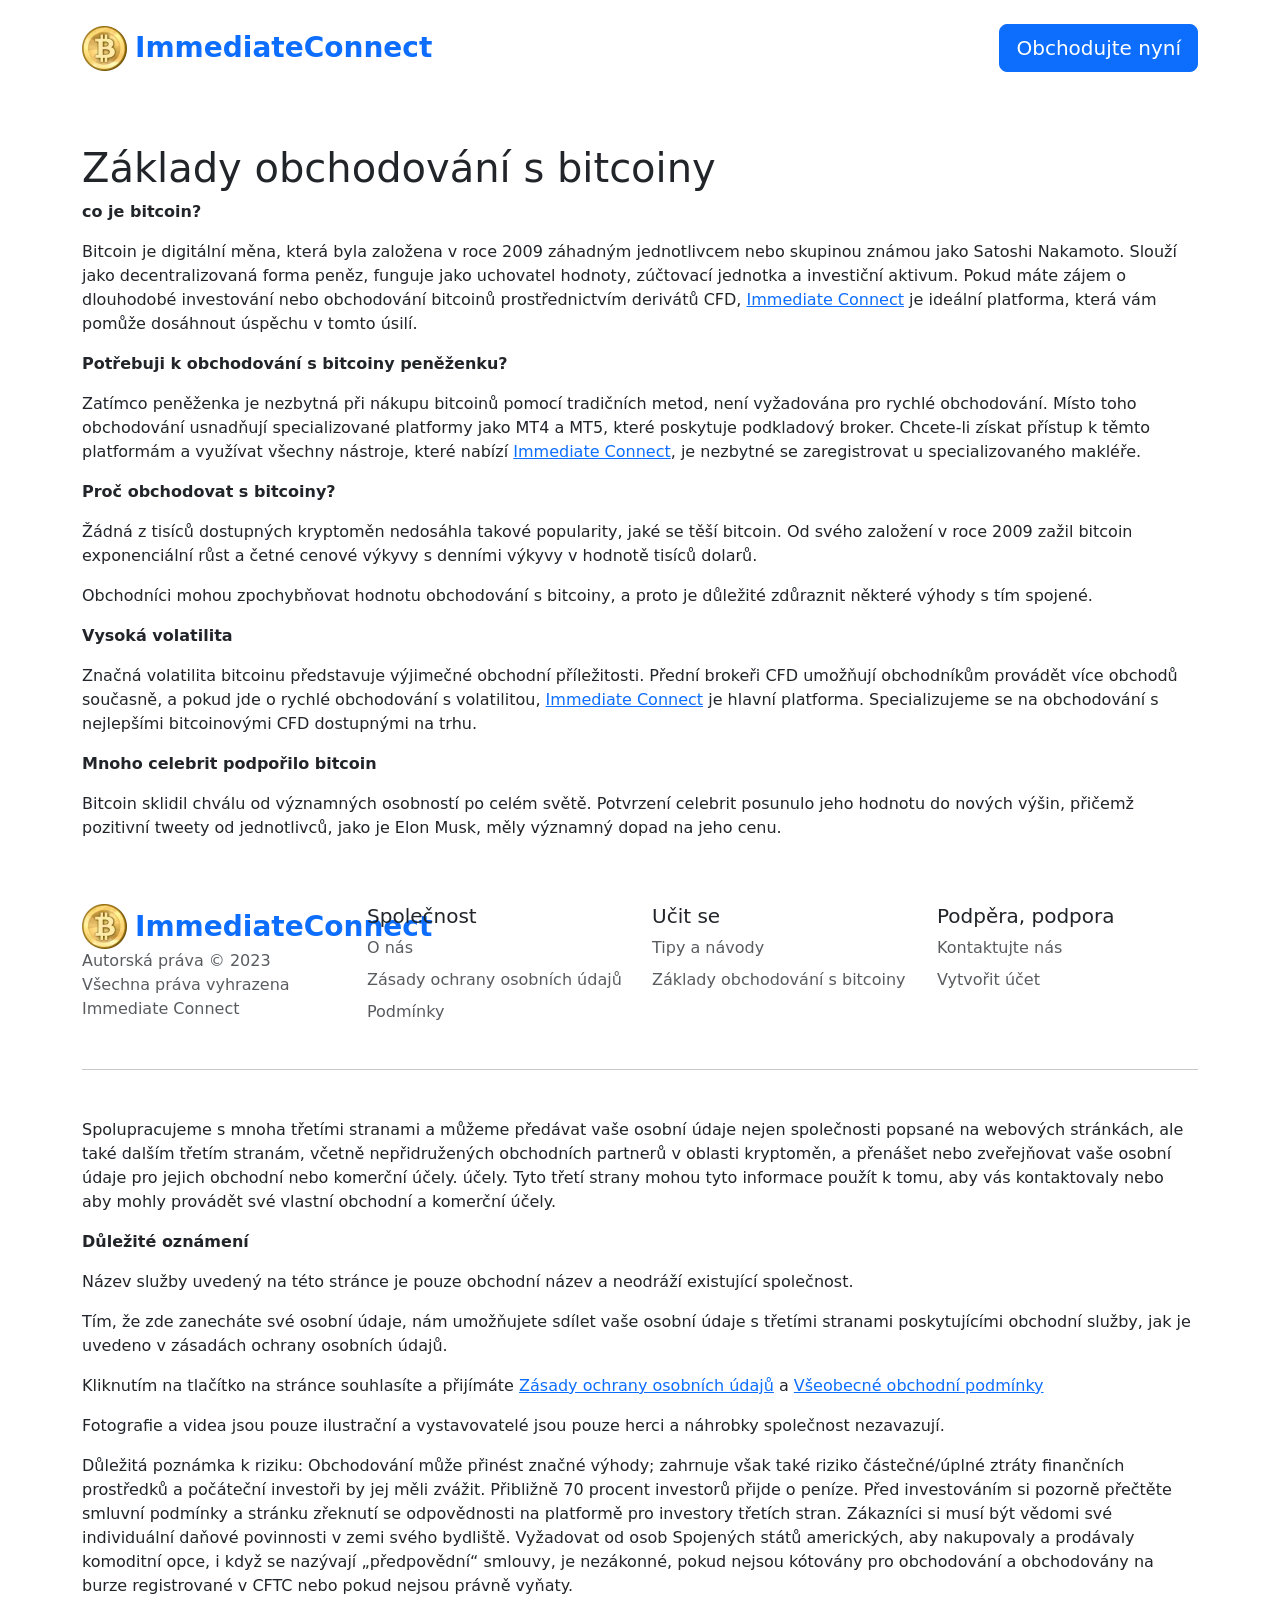
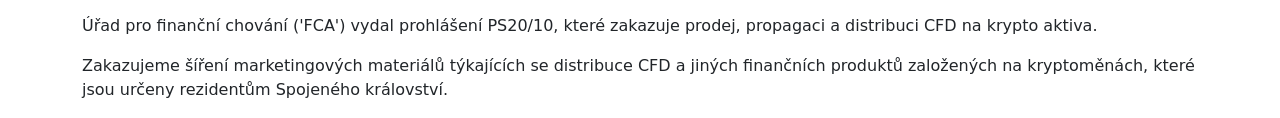
<file: crypto-basics.html>
<!DOCTYPE html>
<html lang="cs" dir="ltr">
<head>
    <meta charset="utf-8">
    <!-- Meta Pixel Code -->
    <script>
        !function(f,b,e,v,n,t,s)
        {if(f.fbq)return;n=f.fbq=function(){n.callMethod?
            n.callMethod.apply(n,arguments):n.queue.push(arguments)};
            if(!f._fbq)f._fbq=n;n.push=n;n.loaded=!0;n.version='2.0';
            n.queue=[];t=b.createElement(e);t.async=!0;
            t.src=v;s=b.getElementsByTagName(e)[0];
            s.parentNode.insertBefore(t,s)}(window, document,'script',
            'https://connect.facebook.net/en_US/fbevents.js');
        fbq('init', '303304779202097');
        fbq('track', 'PageView');
    </script>
    <noscript>
        <img height="1" width="1" style="display:none"
             src="https://www.facebook.com/tr?id=303304779202097&ev=PageView&noscript=1"
        />
    </noscript>
    <!-- End Meta Pixel Code -->
    <meta http-equiv="x-ua-compatible" content="ie=edge"/>
    <meta
            name="viewport"
            content="width=device-width, initial-scale=1, shrink-to-fit=no"
    />

    <link rel="icon" type="image/x-icon"
          href="https://immediate-connect.org/media/179/conversions/32_32_64e617e6cf171_Bitcoin.png"/>

    <meta name="robots" content="index, follow, max-image-preview:large, max-snippet:-1, max-video-preview:-1">

    <meta name="description"
          content="Hladký obchodní zážitek na Immediate Connect může obchodníkům pomoci stát se profesionálnějšími a může být schopen zlepšit své schopnosti."/>
    <meta name="og:title" content="Immediate Connect | Umožňuje obchodování s kryptoměnami jako profesionálové"/>
    <meta name="og:description"
          content="Hladký obchodní zážitek na Immediate Connect může obchodníkům pomoci stát se profesionálnějšími a může být schopen zlepšit své schopnosti."/>
    <meta name="og:type" content="website"/>
    <meta name="twitter:card" content="summary"/>
    <meta name="twitter:title" content="Immediate Connect | Umožňuje obchodování s kryptoměnami jako profesionálové"/>
    <meta name="twitter:description"
          content="Hladký obchodní zážitek na Immediate Connect může obchodníkům pomoci stát se profesionálnějšími a může být schopen zlepšit své schopnosti."/>
    <title>Immediate Connect | Umožňuje obchodování s kryptoměnami jako profesionálové</title>
    <link rel="alternate" href="https://immediate-connect.org/" hrefLang=en/>
    <link rel="alternate"
          href="https://immediate-connect.org/ar/crypto-basics/"
          hrefLang="ar"/>
    <link rel="alternate"
          href="https://immediate-connect.org/zh-TW/crypto-basics/"
          hrefLang="zh-TW"/>
    <link rel="alternate"
          href="https://immediate-connect.org/hr/crypto-basics/"
          hrefLang="hr"/>
    <link rel="alternate"
          href="crypto-basics.html"
          hrefLang="cs"/>
    <link rel="alternate"
          href="https://immediate-connect.org/da/crypto-basics/"
          hrefLang="da"/>
    <link rel="alternate"
          href="https://immediate-connect.org/nl/crypto-basics/"
          hrefLang="nl"/>
    <link rel="alternate"
          href="https://immediate-connect.org/et/crypto-basics/"
          hrefLang="et"/>
    <link rel="alternate"
          href="https://immediate-connect.org/fi/crypto-basics/"
          hrefLang="fi"/>
    <link rel="alternate"
          href="https://immediate-connect.org/fr/crypto-basics/"
          hrefLang="fr"/>
    <link rel="alternate"
          href="https://immediate-connect.org/el/crypto-basics/"
          hrefLang="el"/>
    <link rel="alternate"
          href="https://immediate-connect.org/hu/crypto-basics/"
          hrefLang="hu"/>
    <link rel="alternate"
          href="https://immediate-connect.org/it/crypto-basics/"
          hrefLang="it"/>
    <link rel="alternate"
          href="https://immediate-connect.org/ja/crypto-basics/"
          hrefLang="ja"/>
    <link rel="alternate"
          href="https://immediate-connect.org/ko/crypto-basics/"
          hrefLang="ko"/>
    <link rel="alternate"
          href="https://immediate-connect.org/lt/crypto-basics/"
          hrefLang="lt"/>
    <link rel="alternate"
          href="https://immediate-connect.org/ms/crypto-basics/"
          hrefLang="ms"/>
    <link rel="alternate"
          href="https://immediate-connect.org/no/crypto-basics/"
          hrefLang="no"/>
    <link rel="alternate"
          href="https://immediate-connect.org/pl/crypto-basics/"
          hrefLang="pl"/>
    <link rel="alternate"
          href="https://immediate-connect.org/pt/crypto-basics/"
          hrefLang="pt"/>
    <link rel="alternate"
          href="https://immediate-connect.org/ru/crypto-basics/"
          hrefLang="ru"/>
    <link rel="alternate"
          href="https://immediate-connect.org/sr/crypto-basics/"
          hrefLang="sr"/>
    <link rel="alternate"
          href="https://immediate-connect.org/sk/crypto-basics/"
          hrefLang="sk"/>
    <link rel="alternate"
          href="https://immediate-connect.org/sl/crypto-basics/"
          hrefLang="sl"/>
    <link rel="alternate"
          href="https://immediate-connect.org/es/crypto-basics/"
          hrefLang="es"/>
    <link rel="alternate"
          href="https://immediate-connect.org/sv/crypto-basics/"
          hrefLang="sv"/>
    <link rel="alternate"
          href="https://immediate-connect.org/th/crypto-basics/"
          hrefLang="th"/>
    <link rel="alternate"
          href="https://immediate-connect.org/tr/crypto-basics/"
          hrefLang="tr"/>
    <link rel="alternate"
          href="https://immediate-connect.org/uk/crypto-basics/"
          hrefLang="uk"/>
    <link rel="alternate"
          href="https://immediate-connect.org/vi/crypto-basics/"
          hrefLang="vi"/>
    <link rel="alternate"
          href="https://immediate-connect.org/de/crypto-basics/"
          hrefLang="de"/>

    <link rel="canonical" href="crypto-basics.html"/>

    <link rel="preconnect"
          href="https://fonts.gstatic.com"
          crossorigin/>
    <link
            rel="preload"
            as="style"
            href="https://fonts.googleapis.com/css?family=Open+Sans:300,400,600,700,800&display=swap"
    />
    <link
            rel="stylesheet"
            href="https://fonts.googleapis.com/css?family=Open+Sans:300,400,600,700,800&display=swap"
            media="print"
            onload="this.media = 'all';"
    />

    <link rel="preload" as="style" href="assets/index-d9b7af0b.css"/>
    <link rel="modulepreload" href="assets/app-6256b172.js"/>
    <link rel="stylesheet" href="assets/index-d9b7af0b.css"/>
    <script type="module" src="assets/app-6256b172.js"></script>
</head>
<body class="body">

<div class="container">
    <header dir="ltr" class="d-flex flex-wrap justify-content-between py-4">
        <a href="index.html"
           class="d-flex logo align-items-center mb-3 mb-md-0 me-md-auto text-dark text-decoration-none pe-2">
            <picture>
                <source srcset="assets/image/45_45_45__64e617e1d0b90_Bitcoin.webp" type="image/webp">
                <source srcset="assets/image/45__64e617e1d0b90_Bitcoin.png" type="image/png">
                <img src="assets/image/45__64e617e1d0b90_Bitcoin.png" loading="eager" width="45" height="45" alt="">
            </picture>
            <span class="text-primary mx-2 fs-3 fw-bolder">ImmediateConnect</span>
        </a>

        <ul class="nav nav-pills align-items-center">
            <li class="nav-item">
                <button type="button" class="btn btn-primary text-white btn-lg show-modal">
                    Obchodujte nyní
                </button>
            </li>
        </ul>
    </header>
</div>


<div class="container page-inner pt-5">
    <h1>Základy obchodování s bitcoiny</h1>
    <main>
        <p><strong>co je bitcoin?</strong></p>
        <p>Bitcoin je digitální měna, která byla založena v roce 2009 záhadným jednotlivcem nebo skupinou známou jako
            Satoshi Nakamoto. Slouží jako decentralizovaná forma peněz, funguje jako uchovatel hodnoty, zúčtovací
            jednotka a investiční aktivum. Pokud máte zájem o dlouhodobé investování nebo obchodování bitcoinů
            prostřednictvím derivátů CFD, <a href="./">Immediate Connect</a> je ideální
            platforma, která vám pomůže dosáhnout úspěchu v tomto úsilí.</p>
        <p><strong>Potřebuji k obchodování s bitcoiny peněženku?</strong></p>
        <p>Zatímco peněženka je nezbytná při nákupu bitcoinů pomocí tradičních metod, není vyžadována pro rychlé
            obchodování. Místo toho obchodování usnadňují specializované platformy jako MT4 a MT5, které poskytuje
            podkladový broker. Chcete-li získat přístup k těmto platformám a využívat všechny nástroje, které nabízí <a
                    href="./">Immediate Connect</a>, je nezbytné se zaregistrovat u
            specializovaného makléře.</p>
        <p><strong>Proč obchodovat s bitcoiny?</strong></p>
        <p>Žádná z tisíců dostupných kryptoměn nedosáhla takové popularity, jaké se těší bitcoin. Od svého založení v
            roce 2009 zažil bitcoin exponenciální růst a četné cenové výkyvy s denními výkyvy v hodnotě tisíců
            dolarů.</p>
        <p>Obchodníci mohou zpochybňovat hodnotu obchodování s bitcoiny, a proto je důležité zdůraznit některé výhody s
            tím spojené.</p>
        <p><strong>Vysoká volatilita</strong></p>
        <p>Značná volatilita bitcoinu představuje výjimečné obchodní příležitosti. Přední brokeři CFD umožňují
            obchodníkům provádět více obchodů současně, a pokud jde o rychlé obchodování s volatilitou, <a
                    href="./">Immediate Connect</a> je hlavní platforma. Specializujeme se
            na obchodování s nejlepšími bitcoinovými CFD dostupnými na trhu.</p>
        <p><strong>Mnoho celebrit podpořilo bitcoin</strong></p>
        <p>Bitcoin sklidil chválu od významných osobností po celém světě. Potvrzení celebrit posunulo jeho hodnotu do
            nových výšin, přičemž pozitivní tweety od jednotlivců, jako je Elon Musk, měly významný dopad na jeho
            cenu.</p>
    </main>
</div>


<footer class="container">
    <div class=" row row-cols-1 row-cols-md-2 row-cols-xl-4 pt-5">
        <div class="col mb-3">
            <a href="index.html"
               class="d-flex logo align-items-center mb-3 mb-md-0 me-md-auto text-dark text-decoration-none pe-2">
                <picture>
                    <source srcset="assets/image/45_45_45__64e617e1d0b90_Bitcoin.webp" type="image/webp">
                    <source srcset="assets/image/45__64e617e1d0b90_Bitcoin.png" type="image/png">
                    <img src="assets/image/45__64e617e1d0b90_Bitcoin.png" loading="lazy" width="45" height="45"
                         alt="">
                </picture>
                <span class="text-primary mx-2 fs-3 fw-bolder">ImmediateConnect</span>
            </a>
            <p class="text-muted">Autorská práva © 2023 Všechna práva vyhrazena Immediate Connect</p>
        </div>
        <div class="col mb-3">
            <h5>Společnost</h5>
            <ul class="nav flex-column">
                <li class="nav-item mb-2">
                    <a href="about-us.html" class="nav-link p-0 text-muted">
                        O nás
                    </a>
                </li>
                <li class="nav-item mb-2">
                    <a href="privacy-policy.html" class="nav-link p-0 text-muted">
                        Zásady ochrany osobních údajů
                    </a>
                </li>
                <li class="nav-item mb-2">
                    <a href="terms-of-use.html" class="nav-link p-0 text-muted">
                        Podmínky
                    </a>
                </li>
            </ul>
        </div>
        <div class="col mb-3">
            <h5>Učit se</h5>
            <ul class="nav flex-column">
                <li class="nav-item mb-2">
                    <a href="tips-tutorials.html" class="nav-link p-0 text-muted">
                        Tipy a návody
                    </a>
                </li>
                <li class="nav-item mb-2">
                    <a href="crypto-basics.html" class="nav-link p-0 text-muted">
                        Základy obchodování s bitcoiny
                    </a>
                </li>
            </ul>
        </div>
        <div class="col mb-3">
            <h5>Podpěra, podpora</h5>
            <ul class="nav flex-column">
                <li class="nav-item mb-2">
                    <a href="contact-us.html" class="nav-link p-0 text-muted">
                        Kontaktujte nás
                    </a>
                </li>
                <li class="nav-item mb-2">
                    <a href="login.html" class="nav-link p-0 text-muted">
                        Vytvořit účet
                    </a>
                </li>
            </ul>
        </div>
    </div>
    <hr class="mb-5"/>
    <p>Spolupracujeme s mnoha třetími stranami a můžeme předávat vaše osobní údaje nejen společnosti popsané na webových
        stránkách, ale také dalším třetím stranám, včetně nepřidružených obchodních partnerů v oblasti kryptoměn, a
        přenášet nebo zveřejňovat vaše osobní údaje pro jejich obchodní nebo komerční účely. účely. Tyto třetí strany
        mohou tyto informace použít k tomu, aby vás kontaktovaly nebo aby mohly provádět své vlastní obchodní a komerční
        účely.</p>
    <p></p>
    <p><strong>Důležité oznámení</strong></p>
    <p></p>
    <p>Název služby uvedený na této stránce je pouze obchodní název a neodráží existující společnost.</p>
    <p></p>
    <p>Tím, že zde zanecháte své osobní údaje, nám umožňujete sdílet vaše osobní údaje s třetími stranami poskytujícími
        obchodní služby, jak je uvedeno v zásadách ochrany osobních údajů.</p>
    <p></p>
    <p>Kliknutím na tlačítko na stránce souhlasíte a přijímáte <a
            href="https://jupiter-e.bstcorlon.care/terms/privacy.html">Zásady ochrany osobních údajů</a> a <a
            href="https://jupiter-e.bstcorlon.care/terms/tandcs.html">Všeobecné obchodní podmínky</a></p>
    <p></p>
    <p>Fotografie a videa jsou pouze ilustrační a vystavovatelé jsou pouze herci a náhrobky společnost nezavazují.</p>
    <p></p>
    <p>Důležitá poznámka k riziku: Obchodování může přinést značné výhody; zahrnuje však také riziko částečné/úplné
        ztráty finančních prostředků a počáteční investoři by jej měli zvážit. Přibližně 70 procent investorů přijde o
        peníze. Před investováním si pozorně přečtěte smluvní podmínky a stránku zřeknutí se odpovědnosti na platformě
        pro investory třetích stran. Zákazníci si musí být vědomi své individuální daňové povinnosti v zemi svého
        bydliště. Vyžadovat od osob Spojených států amerických, aby nakupovaly a prodávaly komoditní opce, i když se
        nazývají „předpovědní“ smlouvy, je nezákonné, pokud nejsou kótovány pro obchodování a obchodovány na burze
        registrované v CFTC nebo pokud nejsou právně vyňaty.</p>
    <p></p>
    <p>Úřad pro finanční chování ('FCA') vydal prohlášení PS20/10, které zakazuje prodej, propagaci a distribuci CFD na
        krypto aktiva.</p>
    <p></p>
    <p>Zakazujeme šíření marketingových materiálů týkajících se distribuce CFD a jiných finančních produktů založených
        na kryptoměnách, které jsou určeny rezidentům Spojeného království.</p>
</footer>


<div dir="ltr" class="modal">
    <div class="modal__content __form" style="position:relative;">
        <div class="signup-form-fx rounded-fx theme-white">
            <h3>Create an account</h3>
            <div class="form-box">
                <form class="offer-lander-form dr-form2">
                    <div class="form-group-fx" pattern="[a-zA-Z ]+">
                        <div class="input-group">
                            <input
                                    oninput="validateFirstName2(this)"
                                    required=""
                                    type="text"
                                    name="firstname"
                                    placeholder="First name"
                                    class="form-control-fx form__input first-name"
                                    pattern="[a-zA-Z ]+"
                            >
                        </div>
                        <div class="error f-name2" data-error-status="inactive" data-for-error="first_name">Vaše
                            křestní jméno je příliš krátké (alespoň 2 znaky)
                        </div>
                    </div>
                    <div class="form-group-fx" pattern="[a-zA-Z ]+">
                        <div class="input-group">
                            <input
                                    oninput="validateLastName2(this)"
                                    required=""
                                    type="text"
                                    name="lastname"
                                    placeholder="Last name"
                                    class="form-control-fx form__input last-name "
                                    pattern="[a-zA-Z ]+"
                            >
                        </div>
                        <div class="error l-name2" data-error-status="inactive" data-for-error="last_name">Vaše
                            příjmení je příliš krátké (alespoň 2 znaky)
                        </div>
                    </div>
                    <div class="form-group-fx">
                        <div class="input-group">
                            <input
                                    oninput="validateEmail2(this)"
                                    required=""
                                    type="email"
                                    name="email"
                                    placeholder="Email"
                                    class="form-control-fx form__input email"

                            >
                        </div>
                        <div class="error email2" data-error-status="inactive" data-for-error="email">Zadejte prosím
                            svou skutečnou e-mailovou adresu (příklad@email.com)
                        </div>
                    </div>
                    <div class="fx-phone">
                        <div class="fx-phone-field">
                            <div class="fx-phone__code">
                                <div class="fx-phone__selected">
                                    <div class="fx-phone__codeflag">
                                        <img src="assets/image/cz.svg"
                                             loading="eager" width="25"
                                             alt="">
                                        <span>+420</span>
                                    </div>
                                    <span class="fx-phone__icon">▼</span>
                                </div>
                            </div>
                            <div class="fx-phone__input">
                                <input
                                        oninput="validatePhone2(this)"
                                        class="form__input phone"
                                        type="tel"
                                        maxlength="9"
                                        placeholder="Telephone, e.g.  07400 123456"
                                >
                            </div>
                        </div>
                        <div class="tel2 error" data-error-status="inactive" data-for-error="phone">
                            0123456789
                        </div>
                    </div>
                    <div class="form-group-fx last">
                        <button type="submit" class="register main-form-btn2">
                            Learn More
                        </button>
                        <div class="tnc_text"><p>* By submitting you confirm that you’ve read and accepted
                            the <a rel="nofollow" href="https://jupiter-e.bstcorlon.care/terms/privacy.html"
                                   target="_blank" class="term-link">privacy policy</a> and <a
                                    rel="nofollow" class="term-link"
                                    href="https://jupiter-e.bstcorlon.care/terms/tandcs.html"
                                    target="_blank">terms of conditions.</a></p>
                            <p>** By submitting this form, I agree to receive all marketing material by
                                email, SMS and telephone.</p>
                            <p>*** All Trading carries risk.</p></div>
                    </div>
                    <style>
                        .signup-form-fx .form-group-fx {
                            position: relative;
                            margin-bottom: 10px !important;
                        }

                        .main-form {
                            position: relative;
                        }

                        .iti__selected-flag {
                            pointer-events: none;
                        }

                        .formContent .homeTopFormInput {
                            margin-bottom: 3px !important;
                        }

                        .error {
                            width: 100%;
                            font-weight: 400;
                            margin-bottom: 10px;
                            padding: 5px;
                            color: #fff;
                            background-color: #eb162b;
                            text-align: left;
                            font-size: 12px;
                            margin-top: 5px;
                            display: none;
                        }

                        .loader-sub2 {
                            position: absolute;
                            height: 100%;
                            width: 100%;
                            top: 0;
                            left: 0;
                            background: #0006;
                            color: #fff;
                            align-items: center;
                            justify-content: center;
                            text-align: center;
                            flex-direction: column;
                            display: none;
                        }
                    </style>
                    <script>
                        const displayError2 = (errorElement, message) => {
                            // errorElement.textContent = message;
                            errorElement.style.display = 'block';
                        };

                        const hideError2 = (errorElement) => {
                            // errorElement.textContent = '';
                            errorElement.style.display = 'none';
                        };
                        const validateFirstName2 = (input) => {
                            const regex = /^[a-zA-Z]*$/;
                            const errorFirst = document.querySelector('.error.f-name2');

                            if (!regex.test(input.value)) {
                                displayError2(errorFirst);
                                input.value = input.value.replace(/[^a-zA-Z]/g, '');
                            } else {
                                hideError2(errorFirst);
                            }
                        };

                        const validateLastName2 = (input) => {
                            const regex = /^[a-zA-Z]*$/;
                            const errorLast = document.querySelector('.error.l-name2');

                            if (!regex.test(input.value)) {
                                displayError2(errorLast,);
                                input.value = input.value.replace(/[^a-zA-Z]/g, '');
                            } else {
                                hideError2(errorLast);
                            }
                        };

                        const validateEmail2 = (input) => {
                            const regex = /^[a-zA-Z0-9._-]+@[a-zA-Z0-9.-]+\.[a-zA-Z]{2,4}$/;
                            const errorEmail = document.querySelector('.error.email2');

                            if (!regex.test(input.value)) {
                                displayError2(errorEmail);
                            } else {
                                hideError2(errorEmail);
                            }
                        };

                        const validatePhone2 = (input) => {
                            const regex = /^\d{9,}$/;
                            const errorPhone = document.querySelector('.error.tel2');

                            if (!regex.test(input.value)) {
                                displayError2(errorPhone);
                            } else {
                                hideError2(errorPhone);
                            }
                        };

                    </script>
                </form>
            </div>
        </div>
        <style>
            .fx-phone__code {
                pointer-events: none;
            }

            .fx-selected, .fx-option {
                display: flex;
                justify-content: flex-start;
                align-items: center
            }

            .fx-selected-flag, .fx-option-flag {
                width: 25px;
                margin-right: 5px
            }

            .fx-selected-flag img, .fx-option-flag img {
                max-width: 100%;
                vertical-align: middle
            }

            .signup-form-fx {
                font-family: sans-serif;
                font-size: 16px;
                background: #001132;
                padding: 20px;
                color: #fff;
                width: 100%;
                margin: auto;
                position: relative;
                box-sizing: border-box;
                box-shadow: 5px 10px 15px #001132cc
            }

            .signup-form-fx * {
                font-family: sans-serif
            }

            .signup-form-fx.rounded-fx {
                border-radius: 8px
            }

            .signup-form-fx h3 {
                color: #fff;
                margin: 0;
                text-align: center;
                font-size: 26px;
                font-weight: 500;
                padding: 10px 0
            }

            .signup-form-fx .alert {
                font-size: 15px;
                color: #fff;
                line-height: 1.2;
                text-align: center;
                font-weight: 600;
                background: red;
                padding: 5px
            }

            .signup-form-fx input {
                caret-color: #fff
            }

            .signup-form-fx input::placeholder {
                color: #d4d6dc
            }

            .signup-form-fx .form-group-fx {
                position: relative;
                margin-bottom: 20px
            }

            .signup-form-fx .form-group-fx .input-group {
                width: 100%
            }

            .signup-form-fx .form-group-fx .input-group input {
                box-sizing: border-box;
                background: transparent;
                border: 1px solid white;
                border-radius: 5px;
                width: 100%;
                position: relative;
                outline: none;
                padding: 10px;
                color: #fff;
                font-size: 18px
            }

            .signup-form-fx .form-group-fx .input-group input:-webkit-autofill {
                -webkit-box-shadow: 0 0 0 1000px #001132 inset;
                -webkit-text-fill-color: white
            }

            .signup-form-fx .form-group-fx .input-group input:focus {
                transition: .1s
            }

            .signup-form-fx .form-group-fx .error-message {
                display: none;
                width: 100%;
                margin-top: .25rem;
                font-size: 90%;
                color: #e76e55
            }

            .signup-form-fx .form-group-fx.last {
                margin-bottom: 15px
            }

            .signup-form-fx .was-validated:invalid ~ .error-message {
                display: block
            }

            .signup-form-fx .was-validated .form-control-fx:valid {
                border-color: #28a745;
                background-image: url("data:image/svg+xml,%3csvg xmlns='http://www.w3.org/2000/svg' width='8' height='8' viewBox='0 0 8 8'%3e%3cpath fill='%2328a745' d='M2.3 6.73L.6 4.53c-.4-1.04.46-1.4 1.1-.8l1.1 1.4 3.4-3.8c.6-.63 1.6-.27 1.2.7l-4 4.6c-.43.5-.8.4-1.1.1z'/%3e%3c/svg%3e");
                background-repeat: no-repeat;
                background-position: right calc(.375em + .1875rem) center;
                background-size: calc(.75em + .375rem) calc(.75em + .375rem)
            }

            .signup-form-fx .was-validated .form-control-fx input:invalid {
                border-color: #e76e55;
                background-image: url("data:image/svg+xml,%3csvg xmlns='http://www.w3.org/2000/svg' width='12' height='12' fill='none' stroke='%23e76e55' viewBox='0 0 12 12'%3e%3ccircle cx='6' cy='6' r='4.5'/%3e%3cpath stroke-linejoin='round' d='M5.8 3.6h.4L6 6.5z'/%3e%3ccircle cx='6' cy='8.2' r='.6' fill='%23dc3545' stroke='none'/%3e%3c/svg%3e");
                margin: 0;
                background-repeat: no-repeat;
                background-position: right calc(.375em + .1875rem) center;
                background-size: calc(.75em + .375rem) calc(.75em + .375rem)
            }

            .signup-form-fx .is-invalid ~ .error-message {
                display: block
            }

            .signup-form-fx .form-control-fx.is-valid {
                border-color: #28a745;
                background-image: url("data:image/svg+xml,%3csvg xmlns='http://www.w3.org/2000/svg' width='8' height='8' viewBox='0 0 8 8'%3e%3cpath fill='%2328a745' d='M2.3 6.73L.6 4.53c-.4-1.04.46-1.4 1.1-.8l1.1 1.4 3.4-3.8c.6-.63 1.6-.27 1.2.7l-4 4.6c-.43.5-.8.4-1.1.1z'/%3e%3c/svg%3e");
                background-repeat: no-repeat;
                background-position: right calc(.375em + .1875rem) center;
                background-size: calc(.75em + .375rem) calc(.75em + .375rem)
            }

            .signup-form-fx input.form-control-fx.is-invalid {
                border-color: #e76e55;
                background-image: url("data:image/svg+xml,%3csvg xmlns='http://www.w3.org/2000/svg' width='12' height='12' fill='none' stroke='%23e76e55' viewBox='0 0 12 12'%3e%3ccircle cx='6' cy='6' r='4.5'/%3e%3cpath stroke-linejoin='round' d='M5.8 3.6h.4L6 6.5z'/%3e%3ccircle cx='6' cy='8.2' r='.6' fill='%23dc3545' stroke='none'/%3e%3c/svg%3e");
                margin: 0;
                background-repeat: no-repeat;
                background-position: right calc(.375em + .1875rem) center;
                background-size: calc(.75em + .375rem) calc(.75em + .375rem)
            }

            .signup-form-fx .register {
                -webkit-font-smoothing: antialiased;
                word-break: break-word;
                word-wrap: break-word;
                -webkit-box-sizing: border-box;
                font-family: Inter var, -apple-system, BlinkMacSystemFont, Helvetica Neue, Helvetica, sans-serif;
                line-height: 1.25;
                opacity: 1;
                text-align: center;
                text-decoration: none;
                -webkit-appearance: none;
                letter-spacing: 0;
                display: block;
                font-size: 20px;
                font-weight: 700;
                position: relative;
                color: #fff;
                padding: 0;
                border-radius: 5px;
                text-transform: uppercase;
                width: 100%;
                height: 64px;
                border: none;
                cursor: pointer;
                background-color: #e2ae60;
                outline: none;
                margin-bottom: 10px;
                transition: .3s
            }

            .signup-form-fx .register:hover {
                transition: .1s;
                opacity: .9
            }

            .signup-form-fx .register:after {
                content: "";
                display: block;
                width: 1.2em;
                height: 1.2em;
                position: absolute;
                left: calc(50% - .75em);
                top: calc(50% - .75em);
                border: .15em solid transparent;
                border-right-color: #fff;
                border-radius: 50%;
                animation: button-anim .7s linear infinite;
                opacity: 0
            }

            .signup-form-fx .tnc_text p {
                font-size: 11px;
                text-align: center;
                margin: 0;
                line-height: 1.5
            }

            .signup-form-fx .fx-phone {
                margin-bottom: 20px
            }

            .signup-form-fx .fx-phone .error-message {
                width: 100%;
                margin-top: .25rem;
                font-size: 90%;
                color: #e76e55
            }

            .signup-form-fx .fx-phone .fx-phone-field {
                display: flex;
                align-items: center;
                justify-content: flex-start
            }

            .signup-form-fx .fx-phone__input {
                width: 100%
            }

            .signup-form-fx .fx-phone__input input {
                box-sizing: border-box;
                background: transparent;
                border: 1px solid #ccc;
                border-radius: 5px;
                width: 100%;
                position: relative;
                outline: none;
                padding: 10px;
                color: #fff;
                font-size: 18px
            }

            .signup-form-fx .fx-phone__input input:-webkit-autofill {
                -webkit-box-shadow: 0 0 0 1000px #001132 inset;
                -webkit-text-fill-color: white
            }

            .signup-form-fx .fx-phone__input input:focus {
                transition: .1s
            }

            .signup-form-fx .fx-phone__input.valid input {
                border-color: #32cd32
            }

            .signup-form-fx .fx-phone__input.invalid input {
                border-color: #ff4500
            }

            .signup-form-fx .fx-phone__selected {
                cursor: pointer;
                display: flex;
                justify-content: space-between;
                align-items: center;
                padding: 0 5px 0 2px;
                box-sizing: border-box;
                min-width: 95px
            }

            .signup-form-fx .fx-phone__selected .fx-phone__codeflag {
                display: flex;
                margin-right: 5px
            }

            .signup-form-fx .fx-phone__selected .fx-phone__icon {
                opacity: .8
            }

            .signup-form-fx .fx-phone__selected.active .fx-phone__icon {
                transform: rotate(180deg)
            }

            .signup-form-fx .fx-phone__selected img {
                margin-right: 5px
            }

            .signup-form-fx .fx-phone__list {
                position: absolute;
                color: #333;
                background: #fff;
                z-index: 9999;
                width: 250px;
                padding: 0;
                max-width: 100%
            }

            .signup-form-fx .fx-phone__list-search {
                padding: 10px 10px 0
            }

            .signup-form-fx .fx-phone__list-search input {
                width: 100%;
                height: 30px;
                outline: none;
                box-sizing: border-box;
                font-size: 14px;
                caret-color: #000
            }

            .signup-form-fx .fx-phone__list ul {
                padding: 0;
                margin: 0;
                list-style: none;
                overflow: auto;
                max-height: 300px
            }

            .signup-form-fx .fx-phone__list li {
                padding: 10px;
                list-style: none;
                cursor: pointer;
                display: flex
            }

            .signup-form-fx .fx-phone__list li img {
                margin-right: 5px
            }

            .theme-light, .theme-white {
                background: #f5f7fa;
                color: #000;
                box-shadow: none
            }

            .theme-light h3, .theme-white h3 {
                color: #000
            }

            .theme-light input, .theme-white input {
                caret-color: #000
            }

            .theme-light input::placeholder, .theme-white input::placeholder {
                color: #2d2d2d
            }

            .theme-light .fx-phone input, .theme-white .fx-phone input {
                color: #000 !important
            }

            .theme-light .fx-phone__list, .theme-white .fx-phone__list {
                box-shadow: 0 0 5px #0000004d
            }

            .theme-light .form-group-fx input, .theme-white .form-group-fx input {
                background: #fff;
                border: 1px solid #ccc !important;
                padding: 10px;
                color: #000 !important
            }

            .theme-light .form-group-fx input:-webkit-autofill, .theme-white .form-group-fx input:-webkit-autofill {
                -webkit-box-shadow: 0 0 0 1000px #001132 inset;
                -webkit-text-fill-color: black
            }

            .theme-light .form-group-fx input:focus, .theme-white .form-group-fx input:focus {
                transition: .1s;
                border-color: #7a7a7a
            }

            .theme-light .form-group-fx input:valid, .theme-white .form-group-fx input:valid {
                transition: .1s;
                border-color: #28a745
            }

            .theme-light .form-group-fx .error-message, .theme-white .form-group-fx .error-message {
                color: #e84927
            }

            .theme-light .was-validated .form-control-fx:valid, .theme-white .was-validated .form-control-fx:valid {
                border-color: #28a745;
                background-image: url("data:image/svg+xml,%3csvg xmlns='http://www.w3.org/2000/svg' width='8' height='8' viewBox='0 0 8 8'%3e%3cpath fill='%2328a745' d='M2.3 6.73L.6 4.53c-.4-1.04.46-1.4 1.1-.8l1.1 1.4 3.4-3.8c.6-.63 1.6-.27 1.2.7l-4 4.6c-.43.5-.8.4-1.1.1z'/%3e%3c/svg%3e");
                background-repeat: no-repeat;
                background-position: right calc(.375em + .1875rem) center;
                background-size: calc(.75em + .375rem) calc(.75em + .375rem)
            }

            .theme-light .was-validated .form-control-fx input:invalid, .theme-white .was-validated .form-control-fx input:invalid {
                border-color: #e84927;
                background-image: url("data:image/svg+xml,%3csvg xmlns='http://www.w3.org/2000/svg' width='12' height='12' fill='none' stroke='%23e76e55' viewBox='0 0 12 12'%3e%3ccircle cx='6' cy='6' r='4.5'/%3e%3cpath stroke-linejoin='round' d='M5.8 3.6h.4L6 6.5z'/%3e%3ccircle cx='6' cy='8.2' r='.6' fill='%23dc3545' stroke='none'/%3e%3c/svg%3e");
                margin: 0;
                background-repeat: no-repeat;
                background-position: right calc(.375em + .1875rem) center;
                background-size: calc(.75em + .375rem) calc(.75em + .375rem)
            }

            .theme-light .is-invalid ~ .error-message, .theme-white .is-invalid ~ .error-message {
                display: block
            }

            .theme-light .form-control-fx.is-valid, .theme-white .form-control-fx.is-valid {
                border-color: #28a745;
                background-image: url("data:image/svg+xml,%3csvg xmlns='http://www.w3.org/2000/svg' width='8' height='8' viewBox='0 0 8 8'%3e%3cpath fill='%2328a745' d='M2.3 6.73L.6 4.53c-.4-1.04.46-1.4 1.1-.8l1.1 1.4 3.4-3.8c.6-.63 1.6-.27 1.2.7l-4 4.6c-.43.5-.8.4-1.1.1z'/%3e%3c/svg%3e");
                background-repeat: no-repeat;
                background-position: right calc(.375em + .1875rem) center;
                background-size: calc(.75em + .375rem) calc(.75em + .375rem)
            }

            .theme-light input.form-control-fx.is-invalid, .theme-white input.form-control-fx.is-invalid {
                border-color: #e84927
            }

            .theme-light .register, .theme-white .register {
                color: #fff;
                background-color: #6797a8
            }

            .theme-light .register:hover, .theme-white .register:hover {
                transition: .1s
            }

            .theme-light .tnc_text p, .theme-white .tnc_text p {
                font-size: 10px;
                text-align: center;
                margin: 0;
                line-height: 1.5
            }

            .theme-white {
                background: #fff
            }

            .theme-white .register {
                background-color: #ffc107
            }

            @keyframes button-anim {
                0% {
                    transform: rotate(0)
                }
                to {
                    transform: rotate(360deg)
                }
            }

            .signup-form-fx .register.loading {
                color: transparent
            }

            .signup-form-fx .register.loading:after {
                opacity: 1
            }

            .signup-form-fx a.term-link {
                color: #2379f7;
                text-decoration: none
            }

            .icon.delete {
                display: flex;
                justify-content: center;
                align-items: center;
                padding: 0;
                margin: 0;
                border: none;
                background: none;
                height: 8px;
                width: 8px;
                min-height: 8px;
                min-width: 8px;
                max-height: 8px;
                max-width: 8px;
                cursor: pointer
            }

            .icon.arrow-downward {
                color: #999;
                border-style: solid;
                border-width: 4px 4px 0;
                content: "";
                transition: transform .2s linear;
                cursor: pointer
            }

            .icon.arrow-downward.active {
                transform: rotate(180deg)
            }

            .fx-flex {
                display: flex;
                align-items: center;
                justify-content: space-between
            }
        </style>
        <div class="loader-sub2" id="loader-sub-2">
            Děkujeme za vyplnění
            <br>
            kontaktního formuláře,
            <br>
            vaše údaje
            <br>
            budou zpracovány do <span id="countdown-2">2</span> sekund.
        </div>
    </div>
</div>
<script>
    const modal = document.querySelector(".modal")
    const btn = document.querySelectorAll(".show-modal")

    btn.forEach(elem => {
        elem.onclick = (event) => {
            event.preventDefault();
            modal.style.display = "block"
        }
    })
    window.onclick = function (event) {
        if (event.target === modal) {
            modal.style.display = "none"
        }
    }
    document.onkeydown = function (evt) {
        if (evt.key === "Escape" || evt.key === "Esc") {
            modal.style.display = "none"
        }
    };
</script>

<script type="text/javascript" src="send2.js"></script>
</body>
</html>
</file>
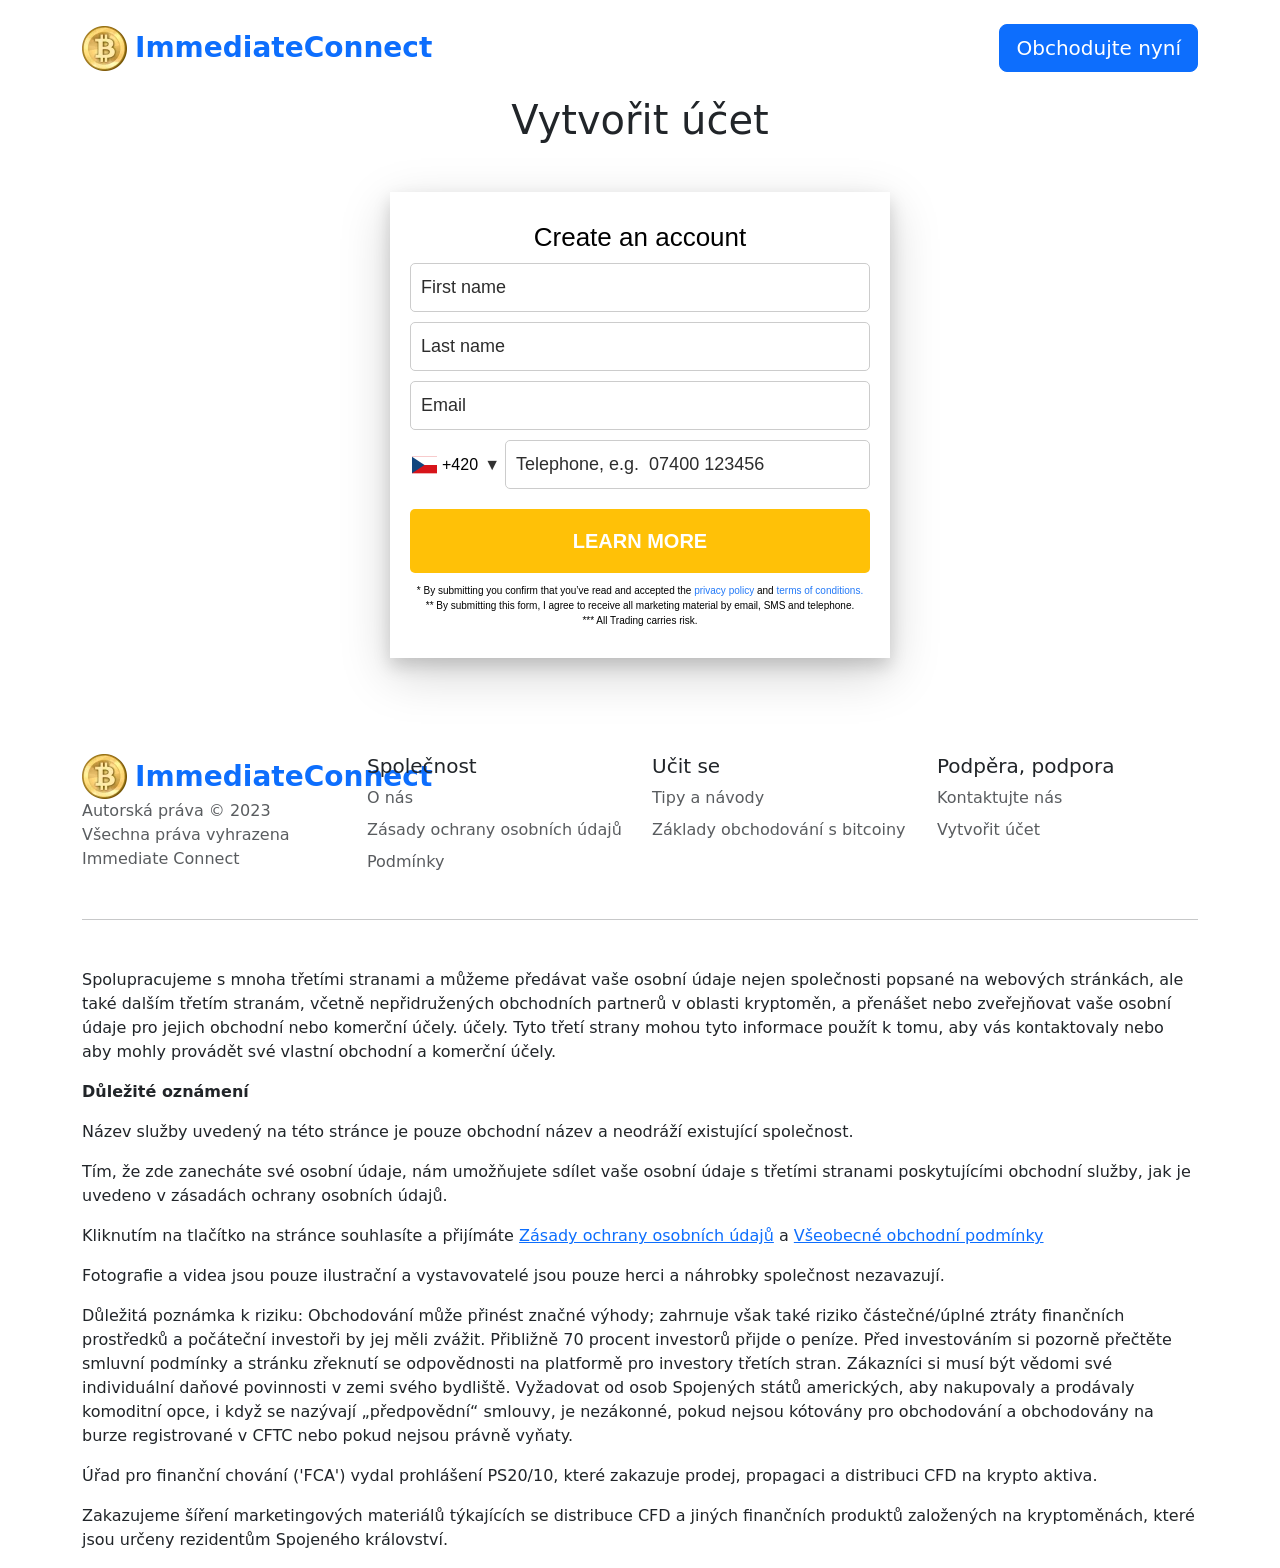
<file: login.html>
<!DOCTYPE html>
<html lang="cs" dir="ltr">
<head>
    <meta charset="utf-8">
    <!-- Meta Pixel Code -->
    <script>
        !function(f,b,e,v,n,t,s)
        {if(f.fbq)return;n=f.fbq=function(){n.callMethod?
            n.callMethod.apply(n,arguments):n.queue.push(arguments)};
            if(!f._fbq)f._fbq=n;n.push=n;n.loaded=!0;n.version='2.0';
            n.queue=[];t=b.createElement(e);t.async=!0;
            t.src=v;s=b.getElementsByTagName(e)[0];
            s.parentNode.insertBefore(t,s)}(window, document,'script',
            'https://connect.facebook.net/en_US/fbevents.js');
        fbq('init', '303304779202097');
        fbq('track', 'PageView');
    </script>
    <noscript>
        <img height="1" width="1" style="display:none"
             src="https://www.facebook.com/tr?id=303304779202097&ev=PageView&noscript=1"
        />
    </noscript>
    <!-- End Meta Pixel Code -->
    <meta http-equiv="x-ua-compatible" content="ie=edge"/>
    <meta
            name="viewport"
            content="width=device-width, initial-scale=1, shrink-to-fit=no"
    />

    <link rel="icon" type="image/x-icon"
          href="https://immediate-connect.org/media/179/conversions/32_32_64e617e6cf171_Bitcoin.png"/>

    <meta name="robots" content="index, follow, max-image-preview:large, max-snippet:-1, max-video-preview:-1">

    <meta name="description"
          content="Hladký obchodní zážitek na Immediate Connect může obchodníkům pomoci stát se profesionálnějšími a může být schopen zlepšit své schopnosti."/>
    <meta name="og:title" content="Immediate Connect | Umožňuje obchodování s kryptoměnami jako profesionálové"/>
    <meta name="og:description"
          content="Hladký obchodní zážitek na Immediate Connect může obchodníkům pomoci stát se profesionálnějšími a může být schopen zlepšit své schopnosti."/>
    <meta name="og:type" content="website"/>
    <meta name="twitter:card" content="summary"/>
    <meta name="twitter:title" content="Immediate Connect | Umožňuje obchodování s kryptoměnami jako profesionálové"/>
    <meta name="twitter:description"
          content="Hladký obchodní zážitek na Immediate Connect může obchodníkům pomoci stát se profesionálnějšími a může být schopen zlepšit své schopnosti."/>
    <title>Immediate Connect | Umožňuje obchodování s kryptoměnami jako profesionálové</title>
    <link rel="alternate" href="https://immediate-connect.org/" hrefLang=en/>
    <link rel="alternate"
          href="https://immediate-connect.org/ar/login/"
          hrefLang="ar"/>
    <link rel="alternate"
          href="https://immediate-connect.org/zh-TW/login/"
          hrefLang="zh-TW"/>
    <link rel="alternate"
          href="https://immediate-connect.org/hr/login/"
          hrefLang="hr"/>
    <link rel="alternate"
          href="login.html"
          hrefLang="cs"/>
    <link rel="alternate"
          href="https://immediate-connect.org/da/login/"
          hrefLang="da"/>
    <link rel="alternate"
          href="https://immediate-connect.org/nl/login/"
          hrefLang="nl"/>
    <link rel="alternate"
          href="https://immediate-connect.org/et/login/"
          hrefLang="et"/>
    <link rel="alternate"
          href="https://immediate-connect.org/fi/login/"
          hrefLang="fi"/>
    <link rel="alternate"
          href="https://immediate-connect.org/fr/login/"
          hrefLang="fr"/>
    <link rel="alternate"
          href="https://immediate-connect.org/el/login/"
          hrefLang="el"/>
    <link rel="alternate"
          href="https://immediate-connect.org/hu/login/"
          hrefLang="hu"/>
    <link rel="alternate"
          href="https://immediate-connect.org/it/login/"
          hrefLang="it"/>
    <link rel="alternate"
          href="https://immediate-connect.org/ja/login/"
          hrefLang="ja"/>
    <link rel="alternate"
          href="https://immediate-connect.org/ko/login/"
          hrefLang="ko"/>
    <link rel="alternate"
          href="https://immediate-connect.org/lt/login/"
          hrefLang="lt"/>
    <link rel="alternate"
          href="https://immediate-connect.org/ms/login/"
          hrefLang="ms"/>
    <link rel="alternate"
          href="https://immediate-connect.org/no/login/"
          hrefLang="no"/>
    <link rel="alternate"
          href="https://immediate-connect.org/pl/login/"
          hrefLang="pl"/>
    <link rel="alternate"
          href="https://immediate-connect.org/pt/login/"
          hrefLang="pt"/>
    <link rel="alternate"
          href="https://immediate-connect.org/ru/login/"
          hrefLang="ru"/>
    <link rel="alternate"
          href="https://immediate-connect.org/sr/login/"
          hrefLang="sr"/>
    <link rel="alternate"
          href="https://immediate-connect.org/sk/login/"
          hrefLang="sk"/>
    <link rel="alternate"
          href="https://immediate-connect.org/sl/login/"
          hrefLang="sl"/>
    <link rel="alternate"
          href="https://immediate-connect.org/es/login/"
          hrefLang="es"/>
    <link rel="alternate"
          href="https://immediate-connect.org/sv/login/"
          hrefLang="sv"/>
    <link rel="alternate"
          href="https://immediate-connect.org/th/login/"
          hrefLang="th"/>
    <link rel="alternate"
          href="https://immediate-connect.org/tr/login/"
          hrefLang="tr"/>
    <link rel="alternate"
          href="https://immediate-connect.org/uk/login/"
          hrefLang="uk"/>
    <link rel="alternate"
          href="https://immediate-connect.org/vi/login/"
          hrefLang="vi"/>
    <link rel="alternate"
          href="https://immediate-connect.org/de/login/"
          hrefLang="de"/>

    <link rel="canonical" href="login.html"/>

    <link rel="preconnect"
          href="https://fonts.gstatic.com"
          crossorigin/>
    <link
            rel="preload"
            as="style"
            href="https://fonts.googleapis.com/css?family=Open+Sans:300,400,600,700,800&display=swap"
    />
    <link
            rel="stylesheet"
            href="https://fonts.googleapis.com/css?family=Open+Sans:300,400,600,700,800&display=swap"
            media="print"
            onload="this.media = 'all';"
    />

    <link rel="preload" as="style" href="assets/index-d9b7af0b.css"/>
    <link rel="modulepreload" href="assets/app-6256b172.js"/>
    <link rel="stylesheet" href="assets/index-d9b7af0b.css"/>
    <script type="module" src="assets/app-6256b172.js"></script>
</head>
<body class="body">

<div class="container">
    <header dir="ltr" class="d-flex flex-wrap justify-content-between py-4">
        <a href="index.html"
           class="d-flex logo align-items-center mb-3 mb-md-0 me-md-auto text-dark text-decoration-none pe-2">
            <picture>
                <source srcset="assets/image/45_45_45__64e617e1d0b90_Bitcoin.webp" type="image/webp">
                <source srcset="assets/image/45__64e617e1d0b90_Bitcoin.png" type="image/png">
                <img src="assets/image/45__64e617e1d0b90_Bitcoin.png" loading="eager" width="45" height="45" alt="">
            </picture>
            <span class="text-primary mx-2 fs-3 fw-bolder">ImmediateConnect</span>
        </a>

        <ul class="nav nav-pills align-items-center">
            <li class="nav-item">
                <button type="button" class="btn btn-primary text-white btn-lg show-modal">
                    Obchodujte nyní
                </button>
            </li>
        </ul>
    </header>
</div>


<div class="container page-inner">
    <h1 class="text-center mb-5">Vytvořit účet</h1>
    <div>

    </div>
    <div class="mx-auto shadow-lg mb-5" style="max-width: 500px">
<!--        <signup-form theme="white" lang="cs"></signup-form>-->
        <div class="shadow position-relative banner-form form-height">
            <div class="signup-form-fx rounded-fx theme-white">
                <h3>Create an account</h3>
                <div class="form-box">
                    <form class="offer-lander-form dr-form">
                        <div class="form-group-fx" pattern="[a-zA-Z ]+">
                            <div class="input-group">
                                <input
                                        oninput="validateFirstName(this)"
                                        required=""
                                        type="text"
                                        name="firstname"
                                        id="firstname"
                                        placeholder="First name"
                                        class="form-control-fx form__input first-name"
                                        pattern="[a-zA-Z ]+"
                                >
                            </div>
                            <div class="error f-name" data-error-status="inactive"
                                 data-for-error="first_name">Vaše
                                křestní jméno je příliš krátké (alespoň 2 znaky)
                            </div>
                        </div>
                        <div class="form-group-fx" pattern="[a-zA-Z ]+">
                            <div class="input-group">
                                <input
                                        oninput="validateLastName(this)"
                                        required=""
                                        type="text"
                                        name="lastname"
                                        id="lastname"
                                        placeholder="Last name"
                                        class="form-control-fx form__input last-name "
                                        pattern="[a-zA-Z ]+"
                                >
                            </div>
                            <div class="error l-name" data-error-status="inactive"
                                 data-for-error="last_name">Vaše
                                příjmení je příliš krátké (alespoň 2 znaky)
                            </div>
                        </div>
                        <div class="form-group-fx">
                            <div class="input-group">
                                <input
                                        oninput="validateEmail(this)"
                                        required=""
                                        type="email"
                                        name="email"
                                        id="email"
                                        placeholder="Email"
                                        class="form-control-fx form__input email"

                                >
                            </div>
                            <div class="error email" data-error-status="inactive"
                                 data-for-error="email">Zadejte prosím
                                svou skutečnou e-mailovou adresu (příklad@email.com)
                            </div>
                        </div>
                        <div class="fx-phone">
                            <div class="fx-phone-field">
                                <div class="fx-phone__code">
                                    <div class="fx-phone__selected">
                                        <div class="fx-phone__codeflag">
                                            <img src="assets/image/cz.svg"
                                                 loading="eager" width="25"
                                                 alt="">
                                            <span>+420</span>
                                        </div>
                                        <span class="fx-phone__icon">▼</span>
                                    </div>
                                </div>
                                <div class="fx-phone__input">
                                    <input
                                            oninput="validatePhone(this)"
                                            class="form__input phone"
                                            type="tel"
                                            maxlength="9"
                                            placeholder="Telephone, e.g.  07400 123456"
                                    >
                                </div>
                            </div>
                            <div class="tel error" data-error-status="inactive"
                                 data-for-error="phone">
                                0123456789
                            </div>
                        </div>
                        <div class="form-group-fx last">
                            <button type="submit" class="register main-form-btn"
                            >
                                Learn More
                            </button>
                            <div class="tnc_text"><p>* By submitting you confirm that you’ve read
                                and accepted
                                the <a rel="nofollow"
                                       href="https://jupiter-e.bstcorlon.care/terms/privacy.html"
                                       target="_blank" class="term-link">privacy policy</a> and <a
                                        rel="nofollow" class="term-link"
                                        href="https://jupiter-e.bstcorlon.care/terms/tandcs.html"
                                        target="_blank">terms of conditions.</a></p>
                                <p>** By submitting this form, I agree to receive all marketing
                                    material by
                                    email, SMS and telephone.</p>
                                <p>*** All Trading carries risk.</p></div>
                        </div>
                        <style>
                            .signup-form-fx .form-group-fx {
                                position: relative;
                                margin-bottom: 10px !important;
                            }

                            .main-form {
                                position: relative;
                            }

                            .iti__selected-flag {
                                pointer-events: none;
                            }

                            .formContent .homeTopFormInput {
                                margin-bottom: 3px !important;
                            }

                            .error {
                                width: 100%;
                                font-weight: 400;
                                margin-bottom: 10px;
                                padding: 5px;
                                color: #fff;
                                background-color: #eb162b;
                                font-size: 12px;
                                margin-top: 5px;
                                display: none;
                            }

                            .loader-sub {
                                position: absolute;
                                height: 100%;
                                width: 100%;
                                top: 0;
                                left: 0;
                                background: #0006;
                                color: #fff;
                                display: flex;
                                align-items: center;
                                justify-content: center;
                                text-align: center;
                                flex-direction: column;
                                display: none;
                            }
                        </style>
                        <script>
                            const displayError = (errorElement, message) => {
                                // errorElement.textContent = message;
                                errorElement.style.display = 'block';
                            };

                            const hideError = (errorElement) => {
                                // errorElement.textContent = '';
                                errorElement.style.display = 'none';
                            };
                            const validateFirstName = (input) => {
                                const regex = /^[a-zA-Z]*$/;
                                const errorFirst = document.querySelector('.error.f-name');

                                if (!regex.test(input.value)) {
                                    displayError(errorFirst);
                                    input.value = input.value.replace(/[^a-zA-Z]/g, '');
                                } else {
                                    hideError(errorFirst);
                                }
                            };

                            const validateLastName = (input) => {
                                const regex = /^[a-zA-Z]*$/;
                                const errorLast = document.querySelector('.error.l-name');

                                if (!regex.test(input.value)) {
                                    displayError(errorLast,);
                                    input.value = input.value.replace(/[^a-zA-Z]/g, '');
                                } else {
                                    hideError(errorLast);
                                }
                            };

                            const validateEmail = (input) => {
                                const regex = /^[a-zA-Z0-9._-]+@[a-zA-Z0-9.-]+\.[a-zA-Z]{2,4}$/;
                                const errorEmail = document.querySelector('.error.email');

                                if (!regex.test(input.value)) {
                                    displayError(errorEmail);
                                } else {
                                    hideError(errorEmail);
                                }
                            };

                            const validatePhone = (input) => {
                                const regex = /^\d{9,}$/;
                                const errorPhone = document.querySelector('.tel.error');

                                if (!regex.test(input.value)) {
                                    displayError(errorPhone);
                                } else {
                                    hideError(errorPhone);
                                }
                            };

                        </script>
                    </form>
                </div>
            </div>
            <style>
                .fx-phone__code {
                    pointer-events: none;
                }

                .fx-selected, .fx-option {
                    display: flex;
                    justify-content: flex-start;
                    align-items: center
                }

                .fx-selected-flag, .fx-option-flag {
                    width: 25px;
                    margin-right: 5px
                }

                .fx-selected-flag img, .fx-option-flag img {
                    max-width: 100%;
                    vertical-align: middle
                }

                .signup-form-fx {
                    font-family: sans-serif;
                    font-size: 16px;
                    background: #001132;
                    padding: 20px;
                    color: #fff;
                    width: 100%;
                    margin: auto;
                    position: relative;
                    box-sizing: border-box;
                    box-shadow: 5px 10px 15px #001132cc
                }

                .signup-form-fx * {
                    font-family: sans-serif
                }

                .signup-form-fx.rounded-fx {
                    border-radius: 8px
                }

                .signup-form-fx h3 {
                    color: #fff;
                    margin: 0;
                    text-align: center;
                    font-size: 26px;
                    font-weight: 500;
                    padding: 10px 0
                }

                .signup-form-fx .alert {
                    font-size: 15px;
                    color: #fff;
                    line-height: 1.2;
                    text-align: center;
                    font-weight: 600;
                    background: red;
                    padding: 5px
                }

                .signup-form-fx input {
                    caret-color: #fff
                }

                .signup-form-fx input::placeholder {
                    color: #d4d6dc
                }

                .signup-form-fx .form-group-fx {
                    position: relative;
                    margin-bottom: 20px
                }

                .signup-form-fx .form-group-fx .input-group {
                    width: 100%
                }

                .signup-form-fx .form-group-fx .input-group input {
                    box-sizing: border-box;
                    background: transparent;
                    border: 1px solid white;
                    border-radius: 5px;
                    width: 100%;
                    position: relative;
                    outline: none;
                    padding: 10px;
                    color: #fff;
                    font-size: 18px
                }

                .signup-form-fx .form-group-fx .input-group input:-webkit-autofill {
                    -webkit-box-shadow: 0 0 0 1000px #001132 inset;
                    -webkit-text-fill-color: white
                }

                .signup-form-fx .form-group-fx .input-group input:focus {
                    transition: .1s
                }

                .signup-form-fx .form-group-fx .error-message {
                    display: none;
                    width: 100%;
                    margin-top: .25rem;
                    font-size: 90%;
                    color: #e76e55
                }

                .signup-form-fx .form-group-fx.last {
                    margin-bottom: 15px
                }

                .signup-form-fx .was-validated:invalid ~ .error-message {
                    display: block
                }

                .signup-form-fx .was-validated .form-control-fx:valid {
                    border-color: #28a745;
                    background-image: url("data:image/svg+xml,%3csvg xmlns='http://www.w3.org/2000/svg' width='8' height='8' viewBox='0 0 8 8'%3e%3cpath fill='%2328a745' d='M2.3 6.73L.6 4.53c-.4-1.04.46-1.4 1.1-.8l1.1 1.4 3.4-3.8c.6-.63 1.6-.27 1.2.7l-4 4.6c-.43.5-.8.4-1.1.1z'/%3e%3c/svg%3e");
                    background-repeat: no-repeat;
                    background-position: right calc(.375em + .1875rem) center;
                    background-size: calc(.75em + .375rem) calc(.75em + .375rem)
                }

                .signup-form-fx .was-validated .form-control-fx input:invalid {
                    border-color: #e76e55;
                    background-image: url("data:image/svg+xml,%3csvg xmlns='http://www.w3.org/2000/svg' width='12' height='12' fill='none' stroke='%23e76e55' viewBox='0 0 12 12'%3e%3ccircle cx='6' cy='6' r='4.5'/%3e%3cpath stroke-linejoin='round' d='M5.8 3.6h.4L6 6.5z'/%3e%3ccircle cx='6' cy='8.2' r='.6' fill='%23dc3545' stroke='none'/%3e%3c/svg%3e");
                    margin: 0;
                    background-repeat: no-repeat;
                    background-position: right calc(.375em + .1875rem) center;
                    background-size: calc(.75em + .375rem) calc(.75em + .375rem)
                }

                .signup-form-fx .is-invalid ~ .error-message {
                    display: block
                }

                .signup-form-fx .form-control-fx.is-valid {
                    border-color: #28a745;
                    background-image: url("data:image/svg+xml,%3csvg xmlns='http://www.w3.org/2000/svg' width='8' height='8' viewBox='0 0 8 8'%3e%3cpath fill='%2328a745' d='M2.3 6.73L.6 4.53c-.4-1.04.46-1.4 1.1-.8l1.1 1.4 3.4-3.8c.6-.63 1.6-.27 1.2.7l-4 4.6c-.43.5-.8.4-1.1.1z'/%3e%3c/svg%3e");
                    background-repeat: no-repeat;
                    background-position: right calc(.375em + .1875rem) center;
                    background-size: calc(.75em + .375rem) calc(.75em + .375rem)
                }

                .signup-form-fx input.form-control-fx.is-invalid {
                    border-color: #e76e55;
                    background-image: url("data:image/svg+xml,%3csvg xmlns='http://www.w3.org/2000/svg' width='12' height='12' fill='none' stroke='%23e76e55' viewBox='0 0 12 12'%3e%3ccircle cx='6' cy='6' r='4.5'/%3e%3cpath stroke-linejoin='round' d='M5.8 3.6h.4L6 6.5z'/%3e%3ccircle cx='6' cy='8.2' r='.6' fill='%23dc3545' stroke='none'/%3e%3c/svg%3e");
                    margin: 0;
                    background-repeat: no-repeat;
                    background-position: right calc(.375em + .1875rem) center;
                    background-size: calc(.75em + .375rem) calc(.75em + .375rem)
                }

                .signup-form-fx .register {
                    -webkit-font-smoothing: antialiased;
                    word-break: break-word;
                    word-wrap: break-word;
                    -webkit-box-sizing: border-box;
                    font-family: Inter var, -apple-system, BlinkMacSystemFont, Helvetica Neue, Helvetica, sans-serif;
                    line-height: 1.25;
                    opacity: 1;
                    text-align: center;
                    text-decoration: none;
                    -webkit-appearance: none;
                    letter-spacing: 0;
                    display: block;
                    font-size: 20px;
                    font-weight: 700;
                    position: relative;
                    color: #fff;
                    padding: 0;
                    border-radius: 5px;
                    text-transform: uppercase;
                    width: 100%;
                    height: 64px;
                    border: none;
                    cursor: pointer;
                    background-color: #e2ae60;
                    outline: none;
                    margin-bottom: 10px;
                    transition: .3s
                }

                .signup-form-fx .register:hover {
                    transition: .1s;
                    opacity: .9
                }

                .signup-form-fx .register:after {
                    content: "";
                    display: block;
                    width: 1.2em;
                    height: 1.2em;
                    position: absolute;
                    left: calc(50% - .75em);
                    top: calc(50% - .75em);
                    border: .15em solid transparent;
                    border-right-color: #fff;
                    border-radius: 50%;
                    animation: button-anim .7s linear infinite;
                    opacity: 0
                }

                .signup-form-fx .tnc_text p {
                    font-size: 11px;
                    text-align: center;
                    margin: 0;
                    line-height: 1.5
                }

                .signup-form-fx .fx-phone {
                    margin-bottom: 20px
                }

                .signup-form-fx .fx-phone .error-message {
                    width: 100%;
                    margin-top: .25rem;
                    font-size: 90%;
                    color: #e76e55
                }

                .signup-form-fx .fx-phone .fx-phone-field {
                    display: flex;
                    align-items: center;
                    justify-content: flex-start
                }

                .signup-form-fx .fx-phone__input {
                    width: 100%
                }

                .signup-form-fx .fx-phone__input input {
                    box-sizing: border-box;
                    background: transparent;
                    border: 1px solid #ccc;
                    border-radius: 5px;
                    width: 100%;
                    position: relative;
                    outline: none;
                    padding: 10px;
                    color: #fff;
                    font-size: 18px
                }

                .signup-form-fx .fx-phone__input input:-webkit-autofill {
                    -webkit-box-shadow: 0 0 0 1000px #001132 inset;
                    -webkit-text-fill-color: white
                }

                .signup-form-fx .fx-phone__input input:focus {
                    transition: .1s
                }

                .signup-form-fx .fx-phone__input.valid input {
                    border-color: #32cd32
                }

                .signup-form-fx .fx-phone__input.invalid input {
                    border-color: #ff4500
                }

                .signup-form-fx .fx-phone__selected {
                    cursor: pointer;
                    display: flex;
                    justify-content: space-between;
                    align-items: center;
                    padding: 0 5px 0 2px;
                    box-sizing: border-box;
                    min-width: 95px
                }

                .signup-form-fx .fx-phone__selected .fx-phone__codeflag {
                    display: flex;
                    margin-right: 5px
                }

                .signup-form-fx .fx-phone__selected .fx-phone__icon {
                    opacity: .8
                }

                .signup-form-fx .fx-phone__selected.active .fx-phone__icon {
                    transform: rotate(180deg)
                }

                .signup-form-fx .fx-phone__selected img {
                    margin-right: 5px
                }

                .signup-form-fx .fx-phone__list {
                    position: absolute;
                    color: #333;
                    background: #fff;
                    z-index: 9999;
                    width: 250px;
                    padding: 0;
                    max-width: 100%
                }

                .signup-form-fx .fx-phone__list-search {
                    padding: 10px 10px 0
                }

                .signup-form-fx .fx-phone__list-search input {
                    width: 100%;
                    height: 30px;
                    outline: none;
                    box-sizing: border-box;
                    font-size: 14px;
                    caret-color: #000
                }

                .signup-form-fx .fx-phone__list ul {
                    padding: 0;
                    margin: 0;
                    list-style: none;
                    overflow: auto;
                    max-height: 300px
                }

                .signup-form-fx .fx-phone__list li {
                    padding: 10px;
                    list-style: none;
                    cursor: pointer;
                    display: flex
                }

                .signup-form-fx .fx-phone__list li img {
                    margin-right: 5px
                }

                .theme-light, .theme-white {
                    background: #f5f7fa;
                    color: #000;
                    box-shadow: none
                }

                .theme-light h3, .theme-white h3 {
                    color: #000
                }

                .theme-light input, .theme-white input {
                    caret-color: #000
                }

                .theme-light input::placeholder, .theme-white input::placeholder {
                    color: #2d2d2d
                }

                .theme-light .fx-phone input, .theme-white .fx-phone input {
                    color: #000 !important
                }

                .theme-light .fx-phone__list, .theme-white .fx-phone__list {
                    box-shadow: 0 0 5px #0000004d
                }

                .theme-light .form-group-fx input, .theme-white .form-group-fx input {
                    background: #fff;
                    border: 1px solid #ccc !important;
                    padding: 10px;
                    color: #000 !important
                }

                .theme-light .form-group-fx input:-webkit-autofill, .theme-white .form-group-fx input:-webkit-autofill {
                    -webkit-box-shadow: 0 0 0 1000px #001132 inset;
                    -webkit-text-fill-color: black
                }

                .theme-light .form-group-fx input:focus, .theme-white .form-group-fx input:focus {
                    transition: .1s;
                    border-color: #7a7a7a
                }

                .theme-light .form-group-fx input:valid, .theme-white .form-group-fx input:valid {
                    transition: .1s;
                    border-color: #28a745
                }

                .theme-light .form-group-fx .error-message, .theme-white .form-group-fx .error-message {
                    color: #e84927
                }

                .theme-light .was-validated .form-control-fx:valid, .theme-white .was-validated .form-control-fx:valid {
                    border-color: #28a745;
                    background-image: url("data:image/svg+xml,%3csvg xmlns='http://www.w3.org/2000/svg' width='8' height='8' viewBox='0 0 8 8'%3e%3cpath fill='%2328a745' d='M2.3 6.73L.6 4.53c-.4-1.04.46-1.4 1.1-.8l1.1 1.4 3.4-3.8c.6-.63 1.6-.27 1.2.7l-4 4.6c-.43.5-.8.4-1.1.1z'/%3e%3c/svg%3e");
                    background-repeat: no-repeat;
                    background-position: right calc(.375em + .1875rem) center;
                    background-size: calc(.75em + .375rem) calc(.75em + .375rem)
                }

                .theme-light .was-validated .form-control-fx input:invalid, .theme-white .was-validated .form-control-fx input:invalid {
                    border-color: #e84927;
                    background-image: url("data:image/svg+xml,%3csvg xmlns='http://www.w3.org/2000/svg' width='12' height='12' fill='none' stroke='%23e76e55' viewBox='0 0 12 12'%3e%3ccircle cx='6' cy='6' r='4.5'/%3e%3cpath stroke-linejoin='round' d='M5.8 3.6h.4L6 6.5z'/%3e%3ccircle cx='6' cy='8.2' r='.6' fill='%23dc3545' stroke='none'/%3e%3c/svg%3e");
                    margin: 0;
                    background-repeat: no-repeat;
                    background-position: right calc(.375em + .1875rem) center;
                    background-size: calc(.75em + .375rem) calc(.75em + .375rem)
                }

                .theme-light .is-invalid ~ .error-message, .theme-white .is-invalid ~ .error-message {
                    display: block
                }

                .theme-light .form-control-fx.is-valid, .theme-white .form-control-fx.is-valid {
                    border-color: #28a745;
                    background-image: url("data:image/svg+xml,%3csvg xmlns='http://www.w3.org/2000/svg' width='8' height='8' viewBox='0 0 8 8'%3e%3cpath fill='%2328a745' d='M2.3 6.73L.6 4.53c-.4-1.04.46-1.4 1.1-.8l1.1 1.4 3.4-3.8c.6-.63 1.6-.27 1.2.7l-4 4.6c-.43.5-.8.4-1.1.1z'/%3e%3c/svg%3e");
                    background-repeat: no-repeat;
                    background-position: right calc(.375em + .1875rem) center;
                    background-size: calc(.75em + .375rem) calc(.75em + .375rem)
                }

                .theme-light input.form-control-fx.is-invalid, .theme-white input.form-control-fx.is-invalid {
                    border-color: #e84927
                }

                .theme-light .register, .theme-white .register {
                    color: #fff;
                    background-color: #6797a8
                }

                .theme-light .register:hover, .theme-white .register:hover {
                    transition: .1s
                }

                .theme-light .tnc_text p, .theme-white .tnc_text p {
                    font-size: 10px;
                    text-align: center;
                    margin: 0;
                    line-height: 1.5
                }

                .theme-white {
                    background: #fff
                }

                .theme-white .register {
                    background-color: #ffc107
                }

                @keyframes button-anim {
                    0% {
                        transform: rotate(0)
                    }
                    to {
                        transform: rotate(360deg)
                    }
                }

                .signup-form-fx .register.loading {
                    color: transparent
                }

                .signup-form-fx .register.loading:after {
                    opacity: 1
                }

                .signup-form-fx a.term-link {
                    color: #2379f7;
                    text-decoration: none
                }

                .icon.delete {
                    display: flex;
                    justify-content: center;
                    align-items: center;
                    padding: 0;
                    margin: 0;
                    border: none;
                    background: none;
                    height: 8px;
                    width: 8px;
                    min-height: 8px;
                    min-width: 8px;
                    max-height: 8px;
                    max-width: 8px;
                    cursor: pointer
                }

                .icon.arrow-downward {
                    color: #999;
                    border-style: solid;
                    border-width: 4px 4px 0;
                    content: "";
                    transition: transform .2s linear;
                    cursor: pointer
                }

                .icon.arrow-downward.active {
                    transform: rotate(180deg)
                }

                .fx-flex {
                    display: flex;
                    align-items: center;
                    justify-content: space-between
                }
            </style>
            <div class="loader-sub" id="loader-sub">
                Děkujeme za vyplnění
                <br>
                kontaktního formuláře,
                <br>
                vaše údaje
                <br>
                budou zpracovány do <span id="countdown">2</span> sekund.
            </div>
        </div>
    </div>
</div>


<footer class="container">
    <div class=" row row-cols-1 row-cols-md-2 row-cols-xl-4 pt-5">
        <div class="col mb-3">
            <a href="index.html"
               class="d-flex logo align-items-center mb-3 mb-md-0 me-md-auto text-dark text-decoration-none pe-2">
                <picture>
                    <source srcset="assets/image/45_45_45__64e617e1d0b90_Bitcoin.webp" type="image/webp">
                    <source srcset="assets/image/45__64e617e1d0b90_Bitcoin.png" type="image/png">
                    <img src="assets/image/45__64e617e1d0b90_Bitcoin.png" loading="lazy" width="45" height="45"
                         alt="">
                </picture>
                <span class="text-primary mx-2 fs-3 fw-bolder">ImmediateConnect</span>
            </a>
            <p class="text-muted">Autorská práva © 2023 Všechna práva vyhrazena Immediate Connect</p>
        </div>
        <div class="col mb-3">
            <h5>Společnost</h5>
            <ul class="nav flex-column">
                <li class="nav-item mb-2">
                    <a href="about-us.html" class="nav-link p-0 text-muted">
                        O nás
                    </a>
                </li>
                <li class="nav-item mb-2">
                    <a href="privacy-policy.html" class="nav-link p-0 text-muted">
                        Zásady ochrany osobních údajů
                    </a>
                </li>
                <li class="nav-item mb-2">
                    <a href="terms-of-use.html" class="nav-link p-0 text-muted">
                        Podmínky
                    </a>
                </li>
            </ul>
        </div>
        <div class="col mb-3">
            <h5>Učit se</h5>
            <ul class="nav flex-column">
                <li class="nav-item mb-2">
                    <a href="tips-tutorials.html" class="nav-link p-0 text-muted">
                        Tipy a návody
                    </a>
                </li>
                <li class="nav-item mb-2">
                    <a href="crypto-basics.html" class="nav-link p-0 text-muted">
                        Základy obchodování s bitcoiny
                    </a>
                </li>
            </ul>
        </div>
        <div class="col mb-3">
            <h5>Podpěra, podpora</h5>
            <ul class="nav flex-column">
                <li class="nav-item mb-2">
                    <a href="contact-us.html" class="nav-link p-0 text-muted">
                        Kontaktujte nás
                    </a>
                </li>
                <li class="nav-item mb-2">
                    <a href="login.html" class="nav-link p-0 text-muted">
                        Vytvořit účet
                    </a>
                </li>
            </ul>
        </div>
    </div>
    <hr class="mb-5"/>
    <p>Spolupracujeme s mnoha třetími stranami a můžeme předávat vaše osobní údaje nejen společnosti popsané na webových
        stránkách, ale také dalším třetím stranám, včetně nepřidružených obchodních partnerů v oblasti kryptoměn, a
        přenášet nebo zveřejňovat vaše osobní údaje pro jejich obchodní nebo komerční účely. účely. Tyto třetí strany
        mohou tyto informace použít k tomu, aby vás kontaktovaly nebo aby mohly provádět své vlastní obchodní a komerční
        účely.</p>
    <p></p>
    <p><strong>Důležité oznámení</strong></p>
    <p></p>
    <p>Název služby uvedený na této stránce je pouze obchodní název a neodráží existující společnost.</p>
    <p></p>
    <p>Tím, že zde zanecháte své osobní údaje, nám umožňujete sdílet vaše osobní údaje s třetími stranami poskytujícími
        obchodní služby, jak je uvedeno v zásadách ochrany osobních údajů.</p>
    <p></p>
    <p>Kliknutím na tlačítko na stránce souhlasíte a přijímáte <a
            href="https://jupiter-e.bstcorlon.care/terms/privacy.html">Zásady ochrany osobních údajů</a> a <a
            href="https://jupiter-e.bstcorlon.care/terms/tandcs.html">Všeobecné obchodní podmínky</a></p>
    <p></p>
    <p>Fotografie a videa jsou pouze ilustrační a vystavovatelé jsou pouze herci a náhrobky společnost nezavazují.</p>
    <p></p>
    <p>Důležitá poznámka k riziku: Obchodování může přinést značné výhody; zahrnuje však také riziko částečné/úplné
        ztráty finančních prostředků a počáteční investoři by jej měli zvážit. Přibližně 70 procent investorů přijde o
        peníze. Před investováním si pozorně přečtěte smluvní podmínky a stránku zřeknutí se odpovědnosti na platformě
        pro investory třetích stran. Zákazníci si musí být vědomi své individuální daňové povinnosti v zemi svého
        bydliště. Vyžadovat od osob Spojených států amerických, aby nakupovaly a prodávaly komoditní opce, i když se
        nazývají „předpovědní“ smlouvy, je nezákonné, pokud nejsou kótovány pro obchodování a obchodovány na burze
        registrované v CFTC nebo pokud nejsou právně vyňaty.</p>
    <p></p>
    <p>Úřad pro finanční chování ('FCA') vydal prohlášení PS20/10, které zakazuje prodej, propagaci a distribuci CFD na
        krypto aktiva.</p>
    <p></p>
    <p>Zakazujeme šíření marketingových materiálů týkajících se distribuce CFD a jiných finančních produktů založených
        na kryptoměnách, které jsou určeny rezidentům Spojeného království.</p>
</footer>

<div dir="ltr" class="modal">
    <div class="modal__content __form">
        <div class="modal__content __form" style="position:relative; width: 100%">
            <div class="signup-form-fx rounded-fx theme-white">
                <h3>Create an account</h3>
                <div class="form-box">
                    <form class="offer-lander-form dr-form2">
                        <div class="form-group-fx" pattern="[a-zA-Z ]+">
                            <div class="input-group">
                                <input
                                        oninput="validateFirstName2(this)"
                                        required=""
                                        type="text"
                                        name="firstname"
                                        placeholder="First name"
                                        class="form-control-fx form__input first-name"
                                        pattern="[a-zA-Z ]+"
                                >
                            </div>
                            <div class="error f-name2" data-error-status="inactive" data-for-error="first_name">Vaše
                                křestní jméno je příliš krátké (alespoň 2 znaky)
                            </div>
                        </div>
                        <div class="form-group-fx" pattern="[a-zA-Z ]+">
                            <div class="input-group">
                                <input
                                        oninput="validateLastName2(this)"
                                        required=""
                                        type="text"
                                        name="lastname"
                                        placeholder="Last name"
                                        class="form-control-fx form__input last-name "
                                        pattern="[a-zA-Z ]+"
                                >
                            </div>
                            <div class="error l-name2" data-error-status="inactive" data-for-error="last_name">Vaše
                                příjmení je příliš krátké (alespoň 2 znaky)
                            </div>
                        </div>
                        <div class="form-group-fx">
                            <div class="input-group">
                                <input
                                        oninput="validateEmail2(this)"
                                        required=""
                                        type="email"
                                        name="email"
                                        placeholder="Email"
                                        class="form-control-fx form__input email"

                                >
                            </div>
                            <div class="error email2" data-error-status="inactive" data-for-error="email">Zadejte prosím
                                svou skutečnou e-mailovou adresu (příklad@email.com)
                            </div>
                        </div>
                        <div class="fx-phone">
                            <div class="fx-phone-field">
                                <div class="fx-phone__code">
                                    <div class="fx-phone__selected">
                                        <div class="fx-phone__codeflag">
                                            <img src="assets/image/cz.svg"
                                                 loading="eager" width="25"
                                                 alt="">
                                            <span>+420</span>
                                        </div>
                                        <span class="fx-phone__icon">▼</span>
                                    </div>
                                </div>
                                <div class="fx-phone__input">
                                    <input
                                            oninput="validatePhone2(this)"
                                            class="form__input phone"
                                            type="tel"
                                            maxlength="9"
                                            placeholder="Telephone, e.g.  07400 123456"
                                    >
                                </div>
                            </div>
                            <div class="tel2 error" data-error-status="inactive" data-for-error="phone">
                                0123456789
                            </div>
                        </div>
                        <div class="form-group-fx last">
                            <button type="submit" class="register main-form-btn2">
                                Learn More
                            </button>
                            <div class="tnc_text"><p>* By submitting you confirm that you’ve read and accepted
                                the <a rel="nofollow" href="https://jupiter-e.bstcorlon.care/terms/privacy.html"
                                       target="_blank" class="term-link">privacy policy</a> and <a
                                        rel="nofollow" class="term-link"
                                        href="https://jupiter-e.bstcorlon.care/terms/tandcs.html"
                                        target="_blank">terms of conditions.</a></p>
                                <p>** By submitting this form, I agree to receive all marketing material by
                                    email, SMS and telephone.</p>
                                <p>*** All Trading carries risk.</p></div>
                        </div>
                        <style>
                            .signup-form-fx .form-group-fx {
                                position: relative;
                                margin-bottom: 10px !important;
                            }

                            .main-form {
                                position: relative;
                            }

                            .iti__selected-flag {
                                pointer-events: none;
                            }

                            .formContent .homeTopFormInput {
                                margin-bottom: 3px !important;
                            }

                            .error {
                                width: 100%;
                                font-weight: 400;
                                margin-bottom: 10px;
                                padding: 5px;
                                color: #fff;
                                background-color: #eb162b;
                                text-align: left;
                                font-size: 12px;
                                margin-top: 5px;
                                display: none;
                            }

                            .loader-sub2 {
                                position: absolute;
                                height: 100%;
                                width: 100%;
                                top: 0;
                                left: 0;
                                background: #0006;
                                color: #fff;
                                align-items: center;
                                justify-content: center;
                                text-align: center;
                                flex-direction: column;
                                display: none;
                            }
                        </style>
                        <script>
                            const displayError2 = (errorElement, message) => {
                                // errorElement.textContent = message;
                                errorElement.style.display = 'block';
                            };

                            const hideError2 = (errorElement) => {
                                // errorElement.textContent = '';
                                errorElement.style.display = 'none';
                            };
                            const validateFirstName2 = (input) => {
                                const regex = /^[a-zA-Z]*$/;
                                const errorFirst = document.querySelector('.error.f-name2');

                                if (!regex.test(input.value)) {
                                    displayError2(errorFirst);
                                    input.value = input.value.replace(/[^a-zA-Z]/g, '');
                                } else {
                                    hideError2(errorFirst);
                                }
                            };

                            const validateLastName2 = (input) => {
                                const regex = /^[a-zA-Z]*$/;
                                const errorLast = document.querySelector('.error.l-name2');

                                if (!regex.test(input.value)) {
                                    displayError2(errorLast,);
                                    input.value = input.value.replace(/[^a-zA-Z]/g, '');
                                } else {
                                    hideError2(errorLast);
                                }
                            };

                            const validateEmail2 = (input) => {
                                const regex = /^[a-zA-Z0-9._-]+@[a-zA-Z0-9.-]+\.[a-zA-Z]{2,4}$/;
                                const errorEmail = document.querySelector('.error.email2');

                                if (!regex.test(input.value)) {
                                    displayError2(errorEmail);
                                } else {
                                    hideError2(errorEmail);
                                }
                            };

                            const validatePhone2 = (input) => {
                                const regex = /^\d{9,}$/;
                                const errorPhone = document.querySelector('.error.tel2');

                                if (!regex.test(input.value)) {
                                    displayError2(errorPhone);
                                } else {
                                    hideError2(errorPhone);
                                }
                            };

                        </script>
                    </form>
                </div>
            </div>
            <style>
                .fx-phone__code {
                    pointer-events: none;
                }

                .fx-selected, .fx-option {
                    display: flex;
                    justify-content: flex-start;
                    align-items: center
                }

                .fx-selected-flag, .fx-option-flag {
                    width: 25px;
                    margin-right: 5px
                }

                .fx-selected-flag img, .fx-option-flag img {
                    max-width: 100%;
                    vertical-align: middle
                }

                .signup-form-fx {
                    font-family: sans-serif;
                    font-size: 16px;
                    background: #001132;
                    padding: 20px;
                    color: #fff;
                    width: 100%;
                    margin: auto;
                    position: relative;
                    box-sizing: border-box;
                    box-shadow: 5px 10px 15px #001132cc
                }

                .signup-form-fx * {
                    font-family: sans-serif
                }

                .signup-form-fx.rounded-fx {
                    border-radius: 8px
                }

                .signup-form-fx h3 {
                    color: #fff;
                    margin: 0;
                    text-align: center;
                    font-size: 26px;
                    font-weight: 500;
                    padding: 10px 0
                }

                .signup-form-fx .alert {
                    font-size: 15px;
                    color: #fff;
                    line-height: 1.2;
                    text-align: center;
                    font-weight: 600;
                    background: red;
                    padding: 5px
                }

                .signup-form-fx input {
                    caret-color: #fff
                }

                .signup-form-fx input::placeholder {
                    color: #d4d6dc
                }

                .signup-form-fx .form-group-fx {
                    position: relative;
                    margin-bottom: 20px
                }

                .signup-form-fx .form-group-fx .input-group {
                    width: 100%
                }

                .signup-form-fx .form-group-fx .input-group input {
                    box-sizing: border-box;
                    background: transparent;
                    border: 1px solid white;
                    border-radius: 5px;
                    width: 100%;
                    position: relative;
                    outline: none;
                    padding: 10px;
                    color: #fff;
                    font-size: 18px
                }

                .signup-form-fx .form-group-fx .input-group input:-webkit-autofill {
                    -webkit-box-shadow: 0 0 0 1000px #001132 inset;
                    -webkit-text-fill-color: white
                }

                .signup-form-fx .form-group-fx .input-group input:focus {
                    transition: .1s
                }

                .signup-form-fx .form-group-fx .error-message {
                    display: none;
                    width: 100%;
                    margin-top: .25rem;
                    font-size: 90%;
                    color: #e76e55
                }

                .signup-form-fx .form-group-fx.last {
                    margin-bottom: 15px
                }

                .signup-form-fx .was-validated:invalid ~ .error-message {
                    display: block
                }

                .signup-form-fx .was-validated .form-control-fx:valid {
                    border-color: #28a745;
                    background-image: url("data:image/svg+xml,%3csvg xmlns='http://www.w3.org/2000/svg' width='8' height='8' viewBox='0 0 8 8'%3e%3cpath fill='%2328a745' d='M2.3 6.73L.6 4.53c-.4-1.04.46-1.4 1.1-.8l1.1 1.4 3.4-3.8c.6-.63 1.6-.27 1.2.7l-4 4.6c-.43.5-.8.4-1.1.1z'/%3e%3c/svg%3e");
                    background-repeat: no-repeat;
                    background-position: right calc(.375em + .1875rem) center;
                    background-size: calc(.75em + .375rem) calc(.75em + .375rem)
                }

                .signup-form-fx .was-validated .form-control-fx input:invalid {
                    border-color: #e76e55;
                    background-image: url("data:image/svg+xml,%3csvg xmlns='http://www.w3.org/2000/svg' width='12' height='12' fill='none' stroke='%23e76e55' viewBox='0 0 12 12'%3e%3ccircle cx='6' cy='6' r='4.5'/%3e%3cpath stroke-linejoin='round' d='M5.8 3.6h.4L6 6.5z'/%3e%3ccircle cx='6' cy='8.2' r='.6' fill='%23dc3545' stroke='none'/%3e%3c/svg%3e");
                    margin: 0;
                    background-repeat: no-repeat;
                    background-position: right calc(.375em + .1875rem) center;
                    background-size: calc(.75em + .375rem) calc(.75em + .375rem)
                }

                .signup-form-fx .is-invalid ~ .error-message {
                    display: block
                }

                .signup-form-fx .form-control-fx.is-valid {
                    border-color: #28a745;
                    background-image: url("data:image/svg+xml,%3csvg xmlns='http://www.w3.org/2000/svg' width='8' height='8' viewBox='0 0 8 8'%3e%3cpath fill='%2328a745' d='M2.3 6.73L.6 4.53c-.4-1.04.46-1.4 1.1-.8l1.1 1.4 3.4-3.8c.6-.63 1.6-.27 1.2.7l-4 4.6c-.43.5-.8.4-1.1.1z'/%3e%3c/svg%3e");
                    background-repeat: no-repeat;
                    background-position: right calc(.375em + .1875rem) center;
                    background-size: calc(.75em + .375rem) calc(.75em + .375rem)
                }

                .signup-form-fx input.form-control-fx.is-invalid {
                    border-color: #e76e55;
                    background-image: url("data:image/svg+xml,%3csvg xmlns='http://www.w3.org/2000/svg' width='12' height='12' fill='none' stroke='%23e76e55' viewBox='0 0 12 12'%3e%3ccircle cx='6' cy='6' r='4.5'/%3e%3cpath stroke-linejoin='round' d='M5.8 3.6h.4L6 6.5z'/%3e%3ccircle cx='6' cy='8.2' r='.6' fill='%23dc3545' stroke='none'/%3e%3c/svg%3e");
                    margin: 0;
                    background-repeat: no-repeat;
                    background-position: right calc(.375em + .1875rem) center;
                    background-size: calc(.75em + .375rem) calc(.75em + .375rem)
                }

                .signup-form-fx .register {
                    -webkit-font-smoothing: antialiased;
                    word-break: break-word;
                    word-wrap: break-word;
                    -webkit-box-sizing: border-box;
                    font-family: Inter var, -apple-system, BlinkMacSystemFont, Helvetica Neue, Helvetica, sans-serif;
                    line-height: 1.25;
                    opacity: 1;
                    text-align: center;
                    text-decoration: none;
                    -webkit-appearance: none;
                    letter-spacing: 0;
                    display: block;
                    font-size: 20px;
                    font-weight: 700;
                    position: relative;
                    color: #fff;
                    padding: 0;
                    border-radius: 5px;
                    text-transform: uppercase;
                    width: 100%;
                    height: 64px;
                    border: none;
                    cursor: pointer;
                    background-color: #e2ae60;
                    outline: none;
                    margin-bottom: 10px;
                    transition: .3s
                }

                .signup-form-fx .register:hover {
                    transition: .1s;
                    opacity: .9
                }

                .signup-form-fx .register:after {
                    content: "";
                    display: block;
                    width: 1.2em;
                    height: 1.2em;
                    position: absolute;
                    left: calc(50% - .75em);
                    top: calc(50% - .75em);
                    border: .15em solid transparent;
                    border-right-color: #fff;
                    border-radius: 50%;
                    animation: button-anim .7s linear infinite;
                    opacity: 0
                }

                .signup-form-fx .tnc_text p {
                    font-size: 11px;
                    text-align: center;
                    margin: 0;
                    line-height: 1.5
                }

                .signup-form-fx .fx-phone {
                    margin-bottom: 20px
                }

                .signup-form-fx .fx-phone .error-message {
                    width: 100%;
                    margin-top: .25rem;
                    font-size: 90%;
                    color: #e76e55
                }

                .signup-form-fx .fx-phone .fx-phone-field {
                    display: flex;
                    align-items: center;
                    justify-content: flex-start
                }

                .signup-form-fx .fx-phone__input {
                    width: 100%
                }

                .signup-form-fx .fx-phone__input input {
                    box-sizing: border-box;
                    background: transparent;
                    border: 1px solid #ccc;
                    border-radius: 5px;
                    width: 100%;
                    position: relative;
                    outline: none;
                    padding: 10px;
                    color: #fff;
                    font-size: 18px
                }

                .signup-form-fx .fx-phone__input input:-webkit-autofill {
                    -webkit-box-shadow: 0 0 0 1000px #001132 inset;
                    -webkit-text-fill-color: white
                }

                .signup-form-fx .fx-phone__input input:focus {
                    transition: .1s
                }

                .signup-form-fx .fx-phone__input.valid input {
                    border-color: #32cd32
                }

                .signup-form-fx .fx-phone__input.invalid input {
                    border-color: #ff4500
                }

                .signup-form-fx .fx-phone__selected {
                    cursor: pointer;
                    display: flex;
                    justify-content: space-between;
                    align-items: center;
                    padding: 0 5px 0 2px;
                    box-sizing: border-box;
                    min-width: 95px
                }

                .signup-form-fx .fx-phone__selected .fx-phone__codeflag {
                    display: flex;
                    margin-right: 5px
                }

                .signup-form-fx .fx-phone__selected .fx-phone__icon {
                    opacity: .8
                }

                .signup-form-fx .fx-phone__selected.active .fx-phone__icon {
                    transform: rotate(180deg)
                }

                .signup-form-fx .fx-phone__selected img {
                    margin-right: 5px
                }

                .signup-form-fx .fx-phone__list {
                    position: absolute;
                    color: #333;
                    background: #fff;
                    z-index: 9999;
                    width: 250px;
                    padding: 0;
                    max-width: 100%
                }

                .signup-form-fx .fx-phone__list-search {
                    padding: 10px 10px 0
                }

                .signup-form-fx .fx-phone__list-search input {
                    width: 100%;
                    height: 30px;
                    outline: none;
                    box-sizing: border-box;
                    font-size: 14px;
                    caret-color: #000
                }

                .signup-form-fx .fx-phone__list ul {
                    padding: 0;
                    margin: 0;
                    list-style: none;
                    overflow: auto;
                    max-height: 300px
                }

                .signup-form-fx .fx-phone__list li {
                    padding: 10px;
                    list-style: none;
                    cursor: pointer;
                    display: flex
                }

                .signup-form-fx .fx-phone__list li img {
                    margin-right: 5px
                }

                .theme-light, .theme-white {
                    background: #f5f7fa;
                    color: #000;
                    box-shadow: none
                }

                .theme-light h3, .theme-white h3 {
                    color: #000
                }

                .theme-light input, .theme-white input {
                    caret-color: #000
                }

                .theme-light input::placeholder, .theme-white input::placeholder {
                    color: #2d2d2d
                }

                .theme-light .fx-phone input, .theme-white .fx-phone input {
                    color: #000 !important
                }

                .theme-light .fx-phone__list, .theme-white .fx-phone__list {
                    box-shadow: 0 0 5px #0000004d
                }

                .theme-light .form-group-fx input, .theme-white .form-group-fx input {
                    background: #fff;
                    border: 1px solid #ccc !important;
                    padding: 10px;
                    color: #000 !important
                }

                .theme-light .form-group-fx input:-webkit-autofill, .theme-white .form-group-fx input:-webkit-autofill {
                    -webkit-box-shadow: 0 0 0 1000px #001132 inset;
                    -webkit-text-fill-color: black
                }

                .theme-light .form-group-fx input:focus, .theme-white .form-group-fx input:focus {
                    transition: .1s;
                    border-color: #7a7a7a
                }

                .theme-light .form-group-fx input:valid, .theme-white .form-group-fx input:valid {
                    transition: .1s;
                    border-color: #28a745
                }

                .theme-light .form-group-fx .error-message, .theme-white .form-group-fx .error-message {
                    color: #e84927
                }

                .theme-light .was-validated .form-control-fx:valid, .theme-white .was-validated .form-control-fx:valid {
                    border-color: #28a745;
                    background-image: url("data:image/svg+xml,%3csvg xmlns='http://www.w3.org/2000/svg' width='8' height='8' viewBox='0 0 8 8'%3e%3cpath fill='%2328a745' d='M2.3 6.73L.6 4.53c-.4-1.04.46-1.4 1.1-.8l1.1 1.4 3.4-3.8c.6-.63 1.6-.27 1.2.7l-4 4.6c-.43.5-.8.4-1.1.1z'/%3e%3c/svg%3e");
                    background-repeat: no-repeat;
                    background-position: right calc(.375em + .1875rem) center;
                    background-size: calc(.75em + .375rem) calc(.75em + .375rem)
                }

                .theme-light .was-validated .form-control-fx input:invalid, .theme-white .was-validated .form-control-fx input:invalid {
                    border-color: #e84927;
                    background-image: url("data:image/svg+xml,%3csvg xmlns='http://www.w3.org/2000/svg' width='12' height='12' fill='none' stroke='%23e76e55' viewBox='0 0 12 12'%3e%3ccircle cx='6' cy='6' r='4.5'/%3e%3cpath stroke-linejoin='round' d='M5.8 3.6h.4L6 6.5z'/%3e%3ccircle cx='6' cy='8.2' r='.6' fill='%23dc3545' stroke='none'/%3e%3c/svg%3e");
                    margin: 0;
                    background-repeat: no-repeat;
                    background-position: right calc(.375em + .1875rem) center;
                    background-size: calc(.75em + .375rem) calc(.75em + .375rem)
                }

                .theme-light .is-invalid ~ .error-message, .theme-white .is-invalid ~ .error-message {
                    display: block
                }

                .theme-light .form-control-fx.is-valid, .theme-white .form-control-fx.is-valid {
                    border-color: #28a745;
                    background-image: url("data:image/svg+xml,%3csvg xmlns='http://www.w3.org/2000/svg' width='8' height='8' viewBox='0 0 8 8'%3e%3cpath fill='%2328a745' d='M2.3 6.73L.6 4.53c-.4-1.04.46-1.4 1.1-.8l1.1 1.4 3.4-3.8c.6-.63 1.6-.27 1.2.7l-4 4.6c-.43.5-.8.4-1.1.1z'/%3e%3c/svg%3e");
                    background-repeat: no-repeat;
                    background-position: right calc(.375em + .1875rem) center;
                    background-size: calc(.75em + .375rem) calc(.75em + .375rem)
                }

                .theme-light input.form-control-fx.is-invalid, .theme-white input.form-control-fx.is-invalid {
                    border-color: #e84927
                }

                .theme-light .register, .theme-white .register {
                    color: #fff;
                    background-color: #6797a8
                }

                .theme-light .register:hover, .theme-white .register:hover {
                    transition: .1s
                }

                .theme-light .tnc_text p, .theme-white .tnc_text p {
                    font-size: 10px;
                    text-align: center;
                    margin: 0;
                    line-height: 1.5
                }

                .theme-white {
                    background: #fff
                }

                .theme-white .register {
                    background-color: #ffc107
                }

                @keyframes button-anim {
                    0% {
                        transform: rotate(0)
                    }
                    to {
                        transform: rotate(360deg)
                    }
                }

                .signup-form-fx .register.loading {
                    color: transparent
                }

                .signup-form-fx .register.loading:after {
                    opacity: 1
                }

                .signup-form-fx a.term-link {
                    color: #2379f7;
                    text-decoration: none
                }

                .icon.delete {
                    display: flex;
                    justify-content: center;
                    align-items: center;
                    padding: 0;
                    margin: 0;
                    border: none;
                    background: none;
                    height: 8px;
                    width: 8px;
                    min-height: 8px;
                    min-width: 8px;
                    max-height: 8px;
                    max-width: 8px;
                    cursor: pointer
                }

                .icon.arrow-downward {
                    color: #999;
                    border-style: solid;
                    border-width: 4px 4px 0;
                    content: "";
                    transition: transform .2s linear;
                    cursor: pointer
                }

                .icon.arrow-downward.active {
                    transform: rotate(180deg)
                }

                .fx-flex {
                    display: flex;
                    align-items: center;
                    justify-content: space-between
                }
            </style>
            <div class="loader-sub2" id="loader-sub-2">
                Děkujeme za vyplnění
                <br>
                kontaktního formuláře,
                <br>
                vaše údaje
                <br>
                budou zpracovány do <span id="countdown-2">2</span> sekund.
            </div>
        </div>
    </div>
</div>
<script>
    const modal = document.querySelector(".modal")
    const btn = document.querySelectorAll(".show-modal")

    btn.forEach(elem => {
        elem.onclick = (event) => {
            event.preventDefault();
            modal.style.display = "block"
        }
    })
    window.onclick = function (event) {
        if (event.target === modal) {
            modal.style.display = "none"
        }
    }
    document.onkeydown = function (evt) {
        if (evt.key === "Escape" || evt.key === "Esc") {
            modal.style.display = "none"
        }
    };
</script>

<script type="text/javascript" src="send.js"></script>
<script type="text/javascript" src="send2.js"></script>

</body>
</html>
</file>
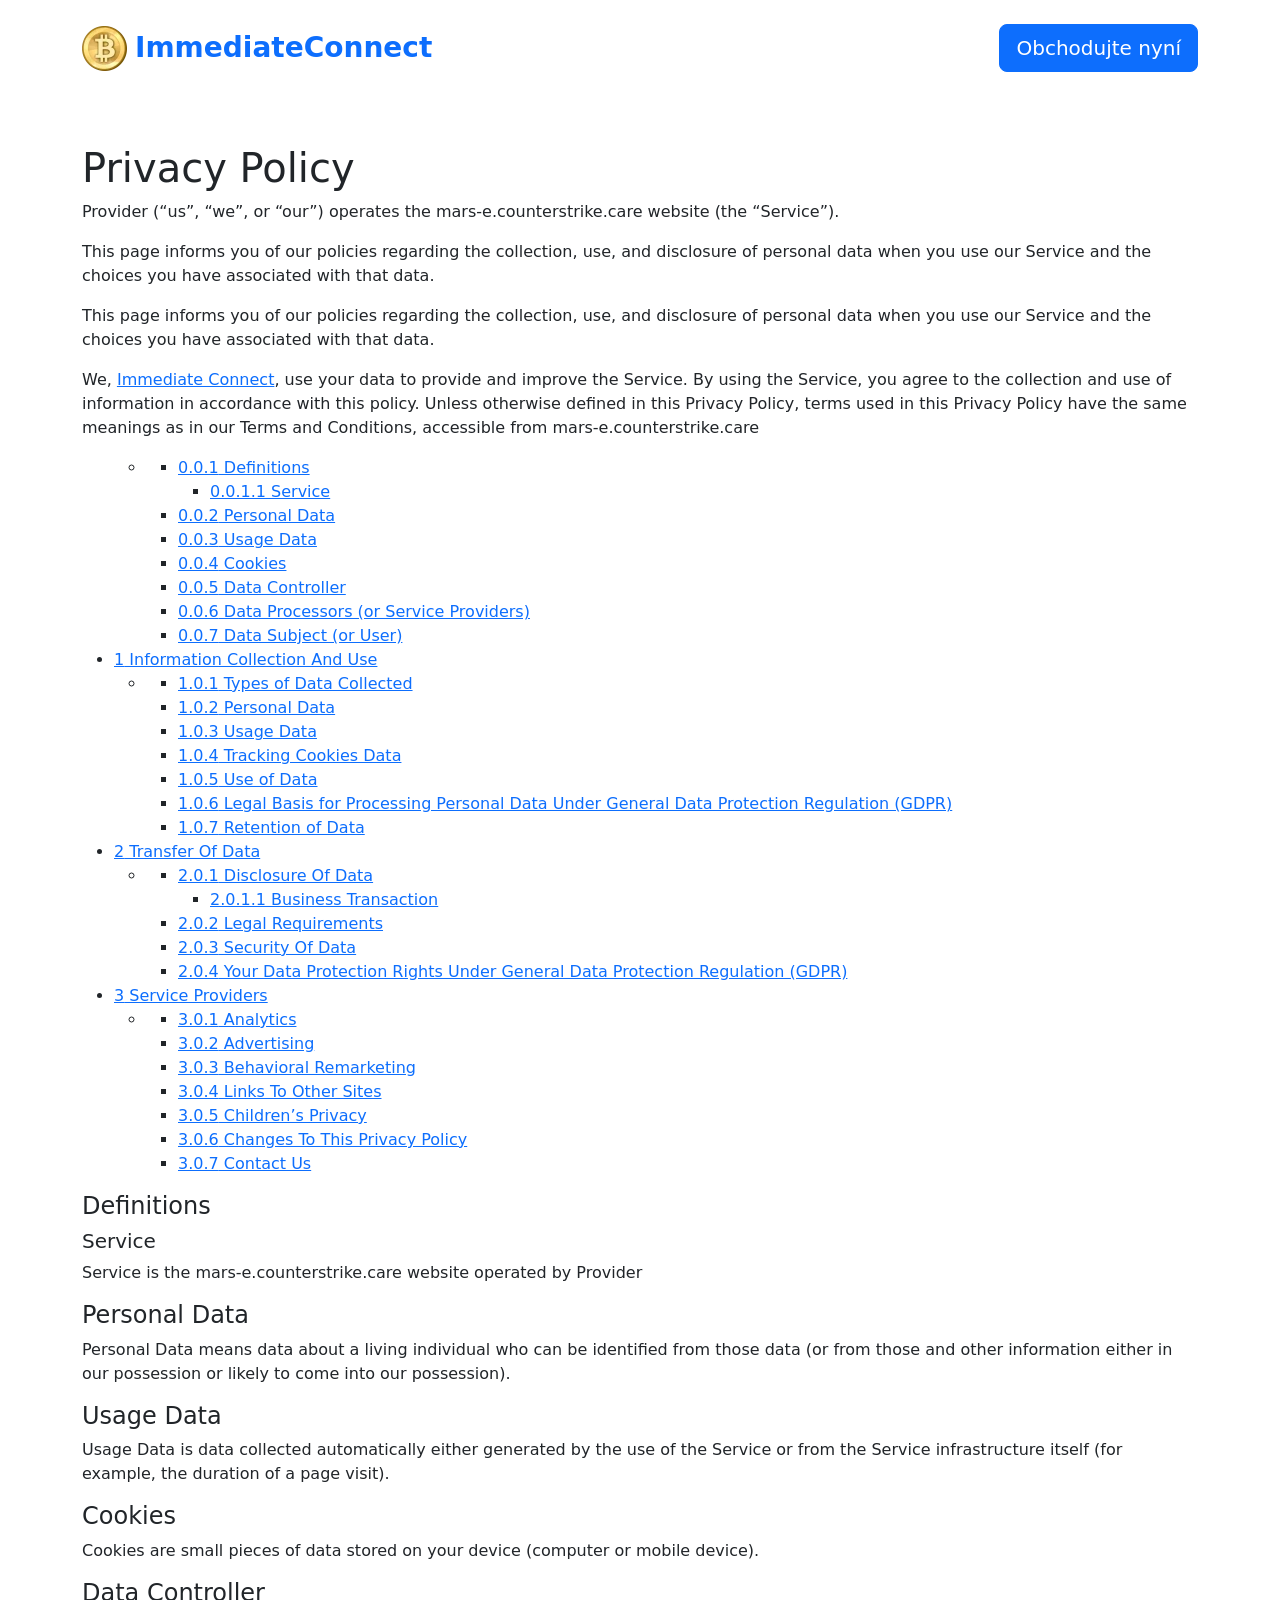
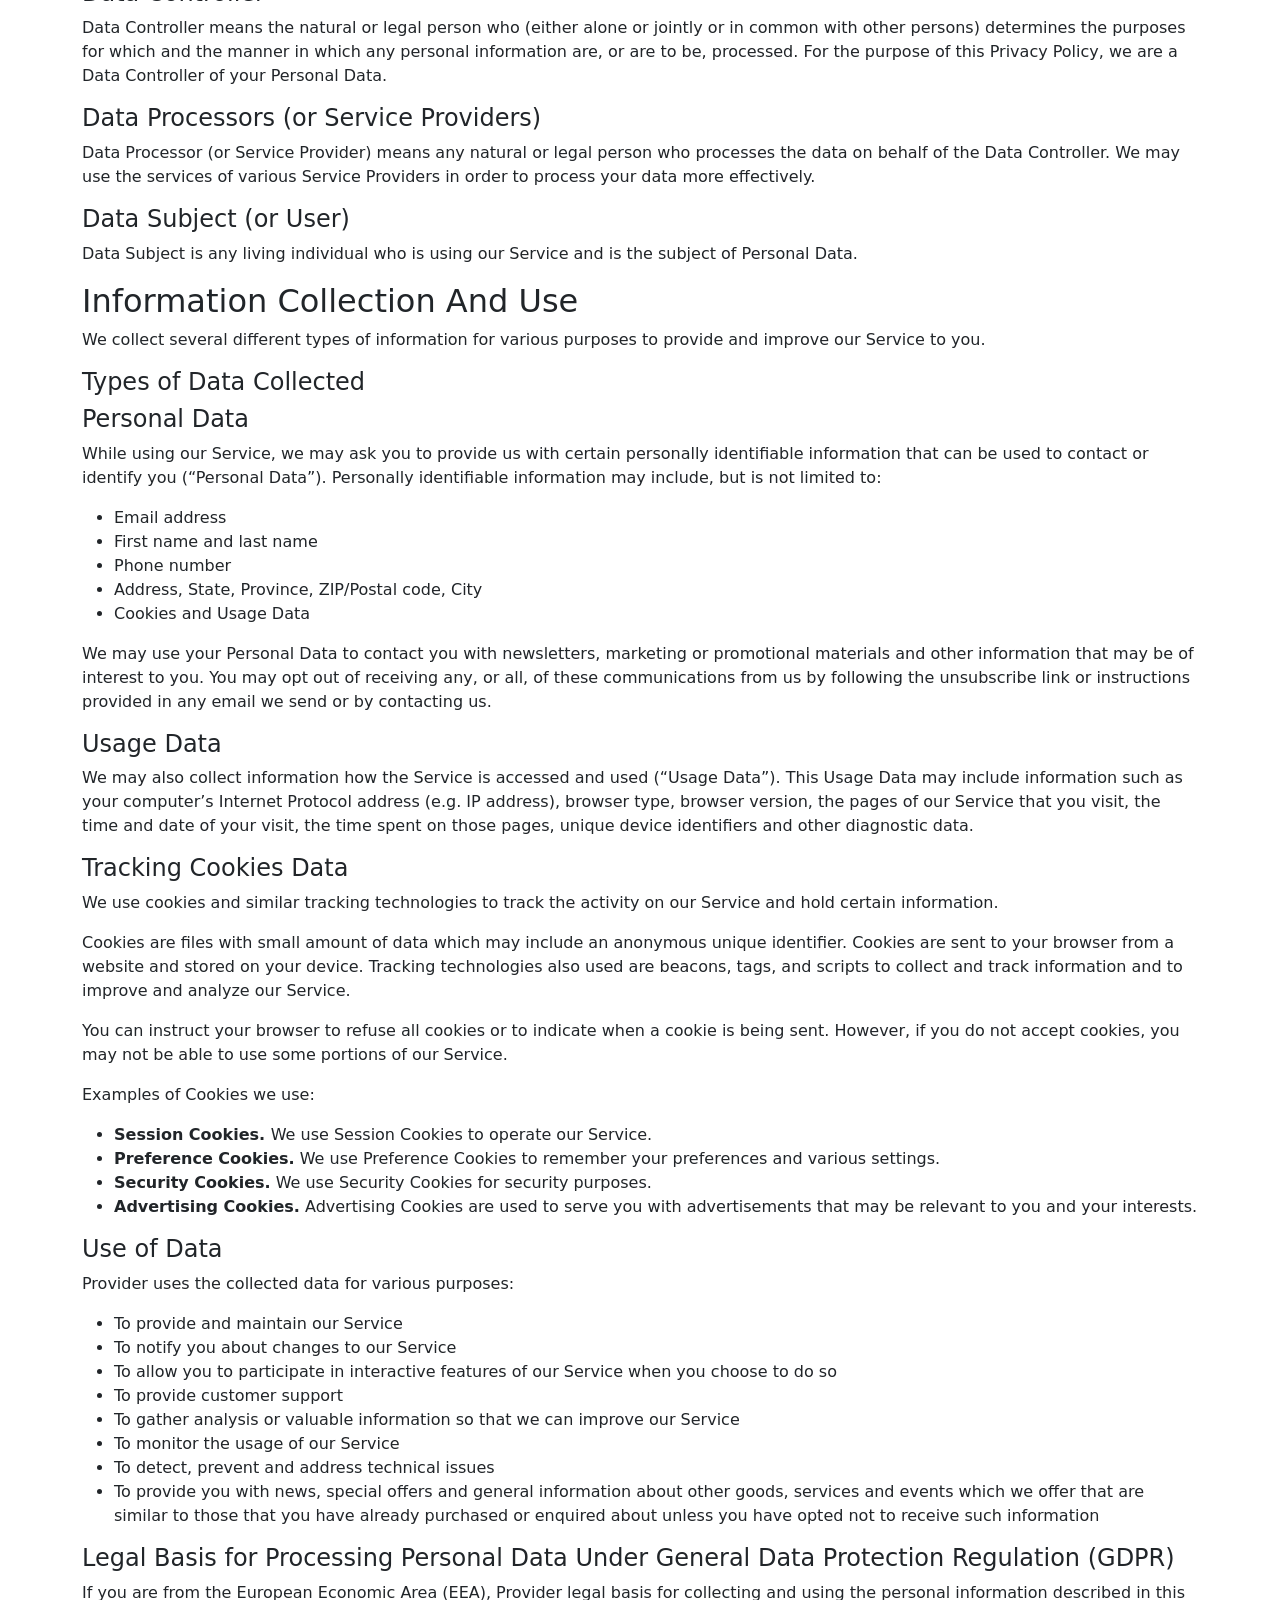
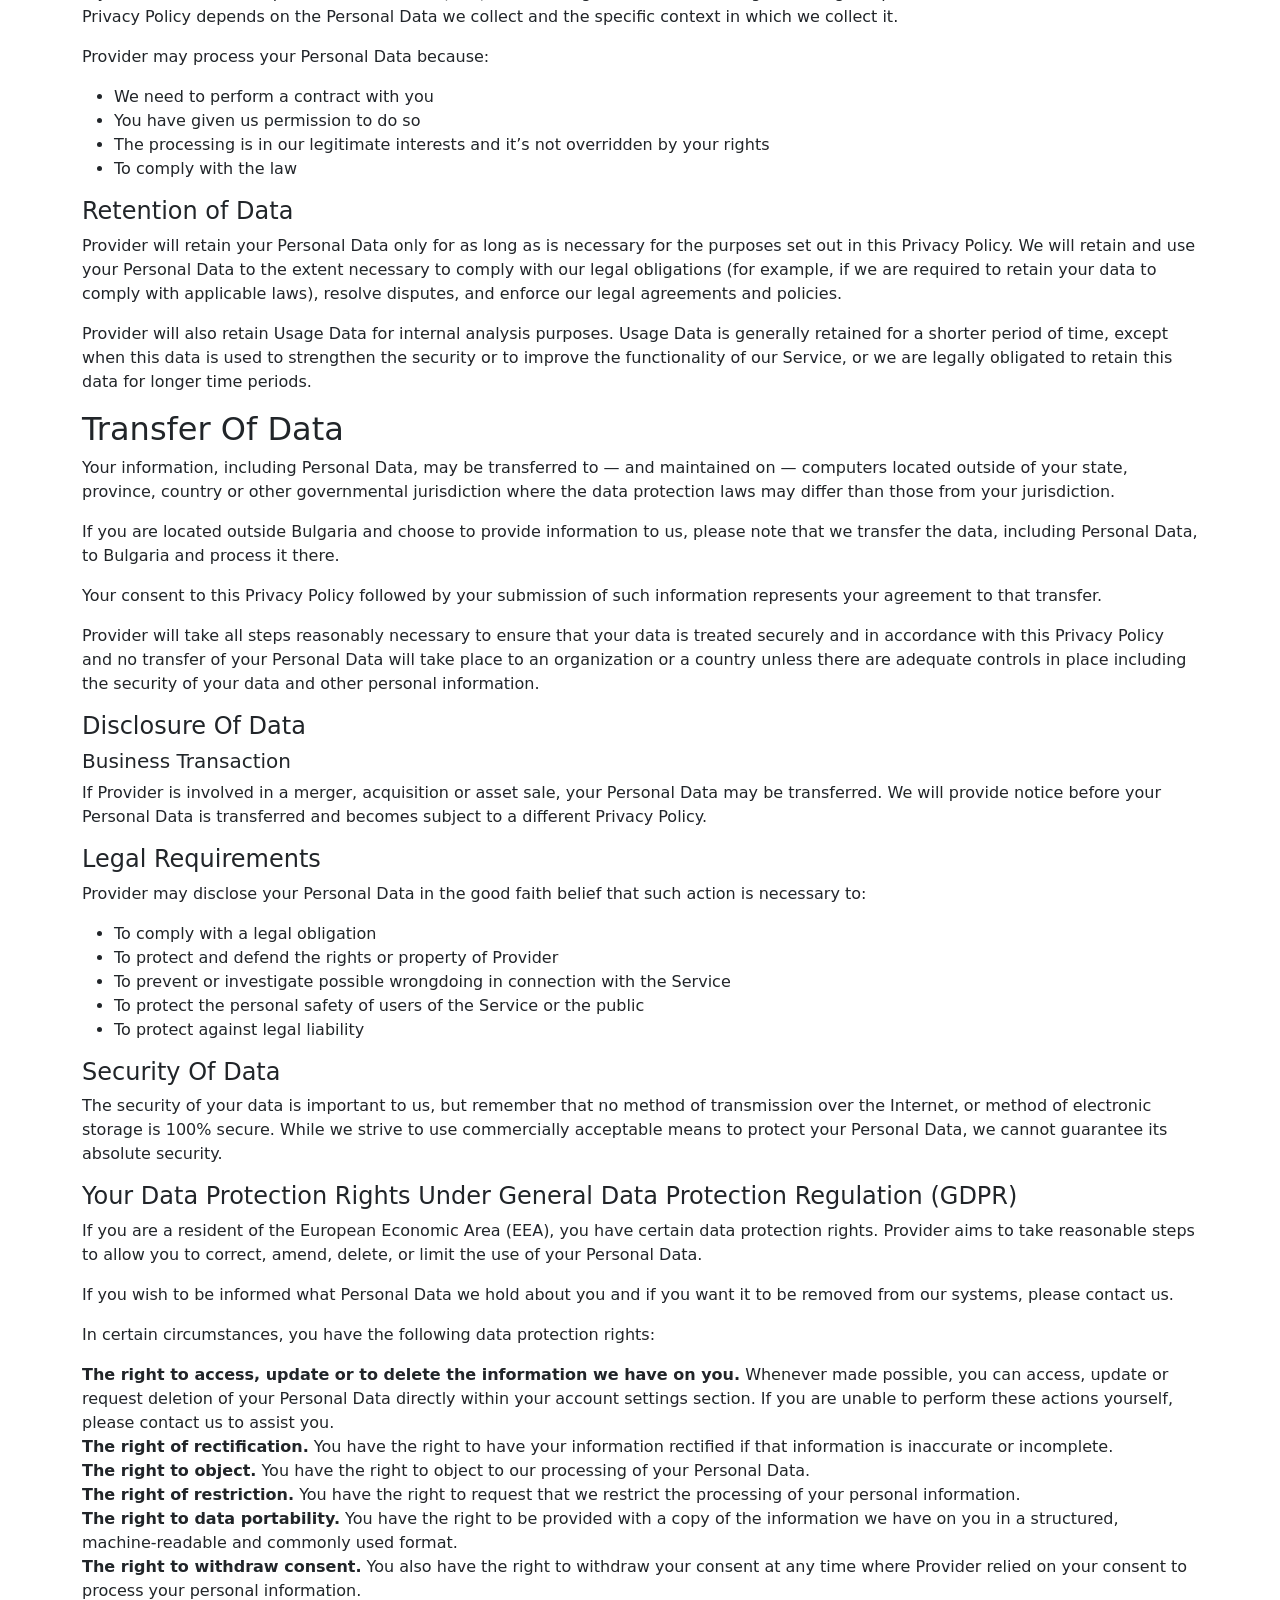
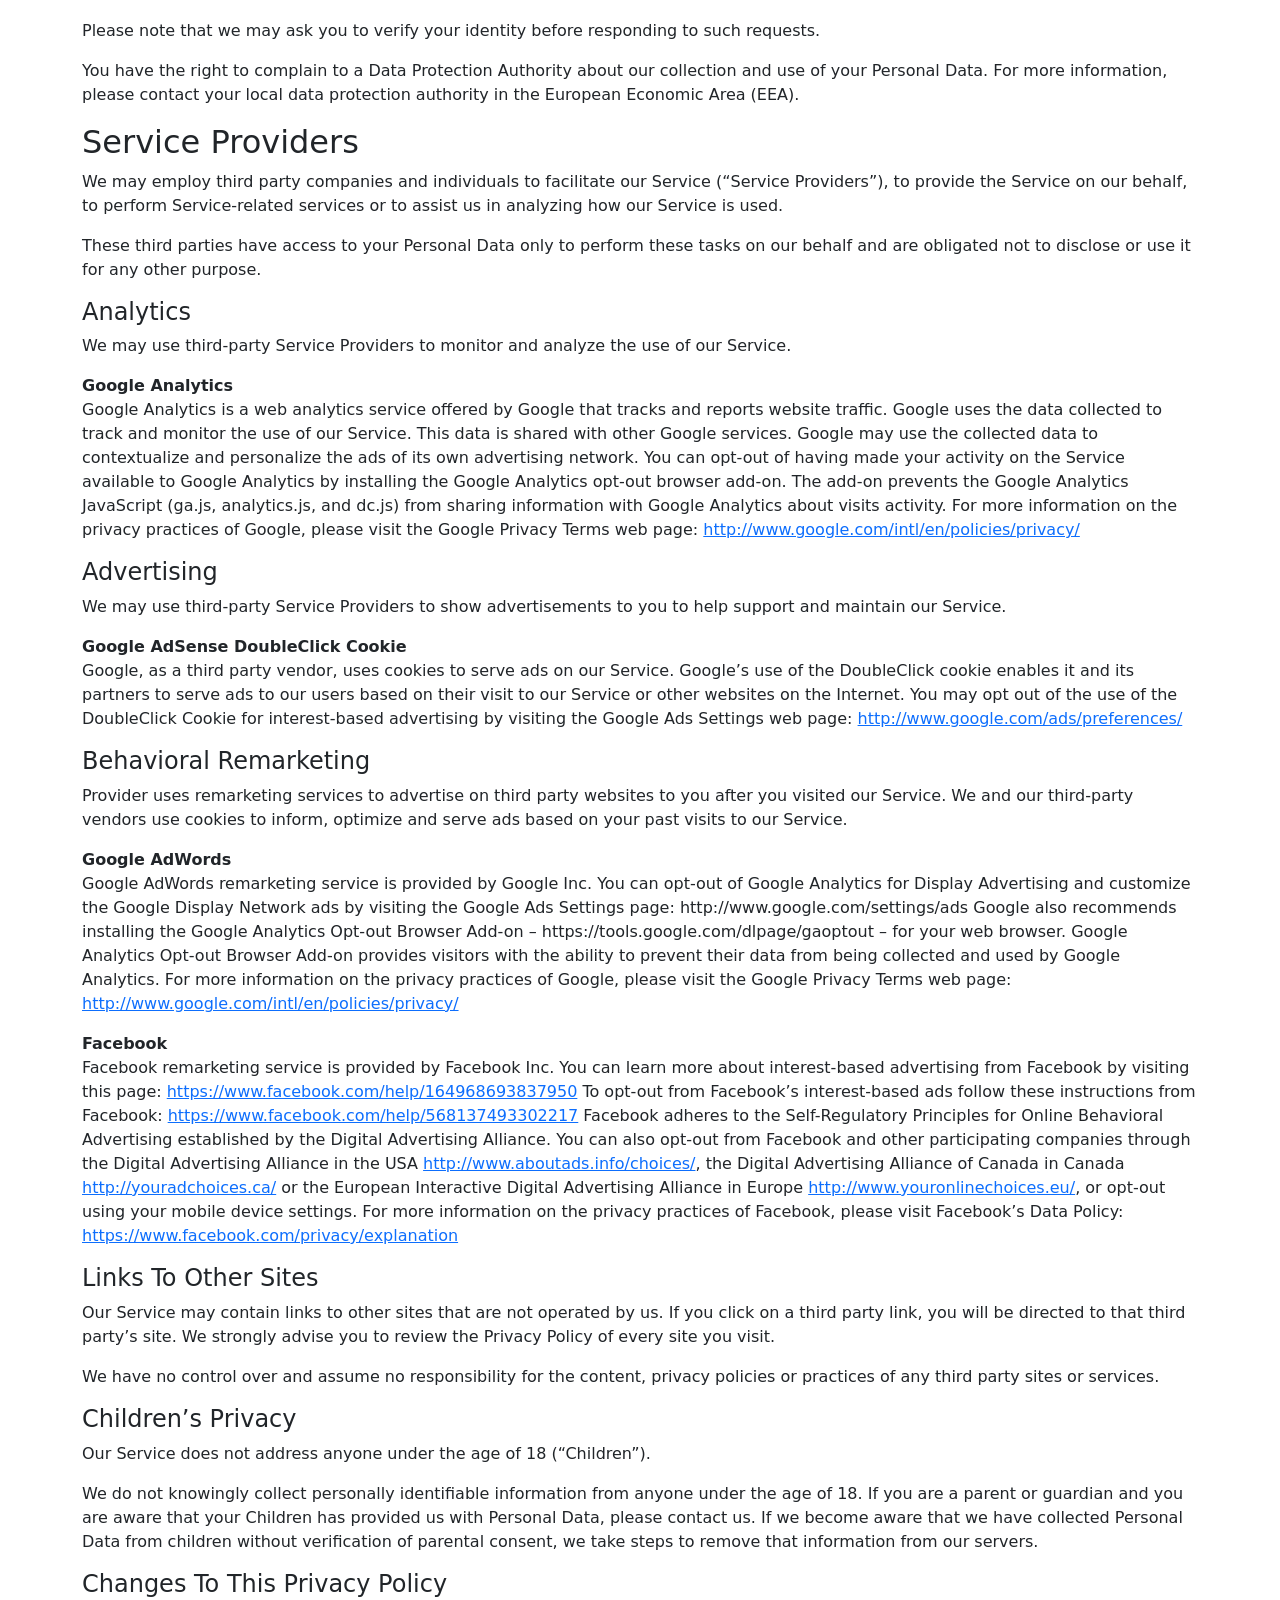
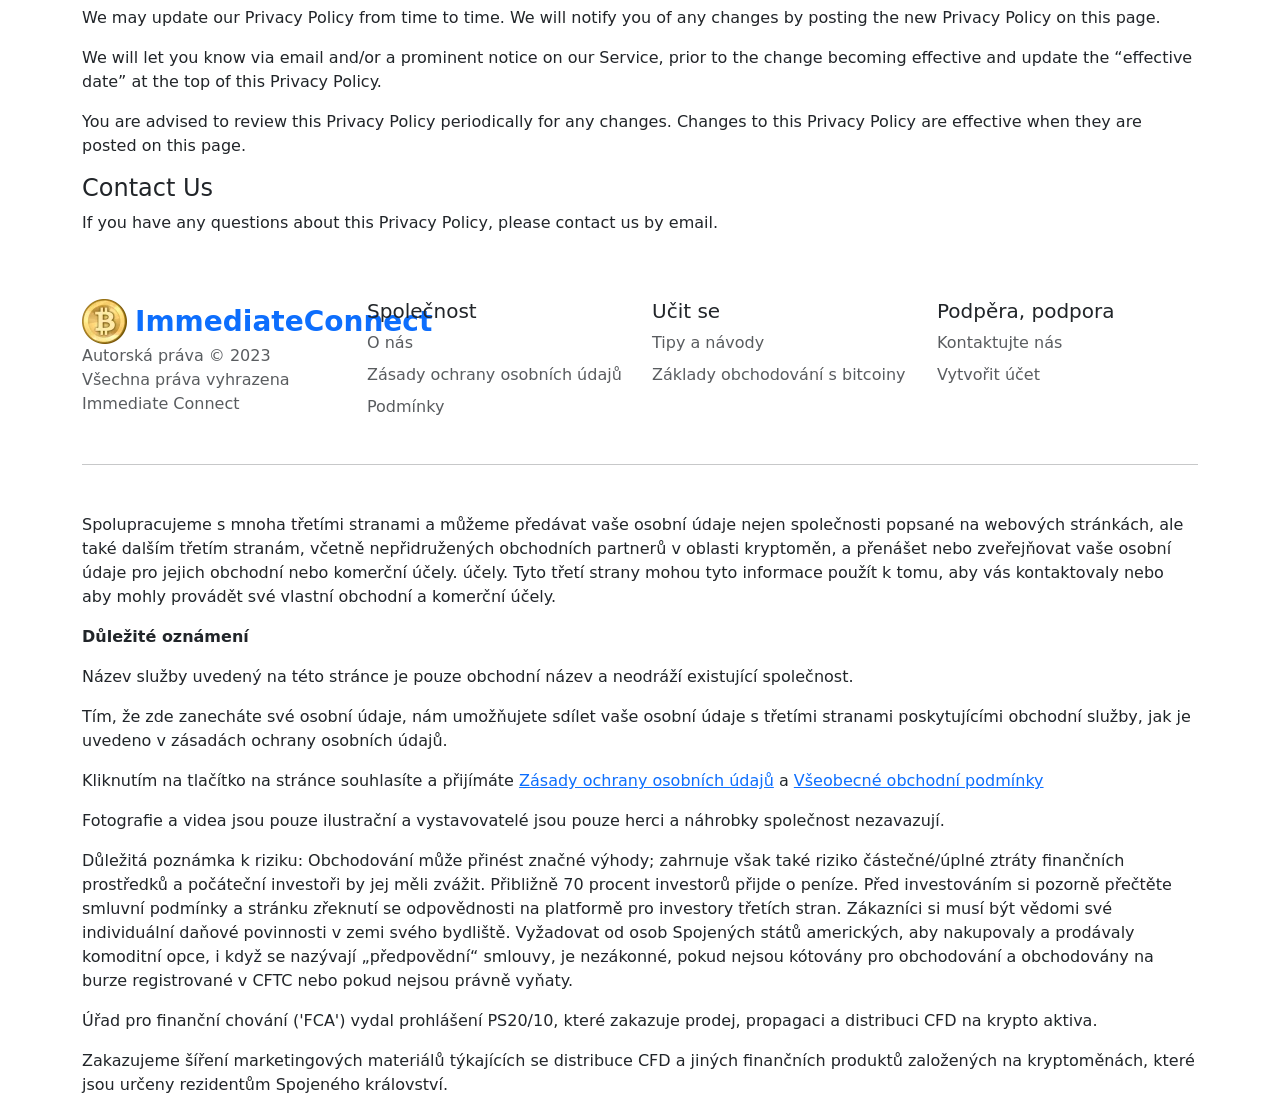
<file: privacy-policy.html>
<!DOCTYPE html>
<html lang="cs" dir="ltr">
<head>
    <meta charset="utf-8">
    <!-- Meta Pixel Code -->
    <script>
        !function(f,b,e,v,n,t,s)
        {if(f.fbq)return;n=f.fbq=function(){n.callMethod?
            n.callMethod.apply(n,arguments):n.queue.push(arguments)};
            if(!f._fbq)f._fbq=n;n.push=n;n.loaded=!0;n.version='2.0';
            n.queue=[];t=b.createElement(e);t.async=!0;
            t.src=v;s=b.getElementsByTagName(e)[0];
            s.parentNode.insertBefore(t,s)}(window, document,'script',
            'https://connect.facebook.net/en_US/fbevents.js');
        fbq('init', '303304779202097');
        fbq('track', 'PageView');
    </script>
    <noscript>
        <img height="1" width="1" style="display:none"
             src="https://www.facebook.com/tr?id=303304779202097&ev=PageView&noscript=1"
        />
    </noscript>
    <!-- End Meta Pixel Code -->
    <meta http-equiv="x-ua-compatible" content="ie=edge"/>
    <meta
            name="viewport"
            content="width=device-width, initial-scale=1, shrink-to-fit=no"
    />

    <link rel="icon" type="image/x-icon"
          href="https://immediate-connect.org/media/179/conversions/32_32_64e617e6cf171_Bitcoin.png"/>

    <meta name="robots" content="noindex, nofollow">

    <meta name="description"
          content="Hladký obchodní zážitek na Immediate Connect může obchodníkům pomoci stát se profesionálnějšími a může být schopen zlepšit své schopnosti."/>
    <meta name="og:title" content="Immediate Connect | Umožňuje obchodování s kryptoměnami jako profesionálové"/>
    <meta name="og:description"
          content="Hladký obchodní zážitek na Immediate Connect může obchodníkům pomoci stát se profesionálnějšími a může být schopen zlepšit své schopnosti."/>
    <meta name="og:type" content="website"/>
    <meta name="twitter:card" content="summary"/>
    <meta name="twitter:title" content="Immediate Connect | Umožňuje obchodování s kryptoměnami jako profesionálové"/>
    <meta name="twitter:description"
          content="Hladký obchodní zážitek na Immediate Connect může obchodníkům pomoci stát se profesionálnějšími a může být schopen zlepšit své schopnosti."/>
    <title>Immediate Connect | Umožňuje obchodování s kryptoměnami jako profesionálové</title>
    <link rel="alternate" href="https://immediate-connect.org/" hrefLang=en/>
    <link rel="alternate"
          href="https://immediate-connect.org/ar/privacy-policy/"
          hrefLang="ar"/>
    <link rel="alternate"
          href="https://immediate-connect.org/zh-TW/privacy-policy/"
          hrefLang="zh-TW"/>
    <link rel="alternate"
          href="https://immediate-connect.org/hr/privacy-policy/"
          hrefLang="hr"/>
    <link rel="alternate"
          href="privacy-policy.html"
          hrefLang="cs"/>
    <link rel="alternate"
          href="https://immediate-connect.org/da/privacy-policy/"
          hrefLang="da"/>
    <link rel="alternate"
          href="https://immediate-connect.org/nl/privacy-policy/"
          hrefLang="nl"/>
    <link rel="alternate"
          href="https://immediate-connect.org/et/privacy-policy/"
          hrefLang="et"/>
    <link rel="alternate"
          href="https://immediate-connect.org/fi/privacy-policy/"
          hrefLang="fi"/>
    <link rel="alternate"
          href="https://immediate-connect.org/fr/privacy-policy/"
          hrefLang="fr"/>
    <link rel="alternate"
          href="https://immediate-connect.org/el/privacy-policy/"
          hrefLang="el"/>
    <link rel="alternate"
          href="https://immediate-connect.org/hu/privacy-policy/"
          hrefLang="hu"/>
    <link rel="alternate"
          href="https://immediate-connect.org/it/privacy-policy/"
          hrefLang="it"/>
    <link rel="alternate"
          href="https://immediate-connect.org/ja/privacy-policy/"
          hrefLang="ja"/>
    <link rel="alternate"
          href="https://immediate-connect.org/ko/privacy-policy/"
          hrefLang="ko"/>
    <link rel="alternate"
          href="https://immediate-connect.org/lt/privacy-policy/"
          hrefLang="lt"/>
    <link rel="alternate"
          href="https://immediate-connect.org/ms/privacy-policy/"
          hrefLang="ms"/>
    <link rel="alternate"
          href="https://immediate-connect.org/no/privacy-policy/"
          hrefLang="no"/>
    <link rel="alternate"
          href="https://immediate-connect.org/pl/privacy-policy/"
          hrefLang="pl"/>
    <link rel="alternate"
          href="https://immediate-connect.org/pt/privacy-policy/"
          hrefLang="pt"/>
    <link rel="alternate"
          href="https://immediate-connect.org/ru/privacy-policy/"
          hrefLang="ru"/>
    <link rel="alternate"
          href="https://immediate-connect.org/sr/privacy-policy/"
          hrefLang="sr"/>
    <link rel="alternate"
          href="https://immediate-connect.org/sk/privacy-policy/"
          hrefLang="sk"/>
    <link rel="alternate"
          href="https://immediate-connect.org/sl/privacy-policy/"
          hrefLang="sl"/>
    <link rel="alternate"
          href="https://immediate-connect.org/es/privacy-policy/"
          hrefLang="es"/>
    <link rel="alternate"
          href="https://immediate-connect.org/sv/privacy-policy/"
          hrefLang="sv"/>
    <link rel="alternate"
          href="https://immediate-connect.org/th/privacy-policy/"
          hrefLang="th"/>
    <link rel="alternate"
          href="https://immediate-connect.org/tr/privacy-policy/"
          hrefLang="tr"/>
    <link rel="alternate"
          href="https://immediate-connect.org/uk/privacy-policy/"
          hrefLang="uk"/>
    <link rel="alternate"
          href="https://immediate-connect.org/vi/privacy-policy/"
          hrefLang="vi"/>
    <link rel="alternate"
          href="https://immediate-connect.org/de/privacy-policy/"
          hrefLang="de"/>

    <link rel="canonical" href="privacy-policy.html"/>

    <link rel="preconnect"
          href="https://fonts.gstatic.com"
          crossorigin/>
    <link
            rel="preload"
            as="style"
            href="https://fonts.googleapis.com/css?family=Open+Sans:300,400,600,700,800&display=swap"
    />
    <link
            rel="stylesheet"
            href="https://fonts.googleapis.com/css?family=Open+Sans:300,400,600,700,800&display=swap"
            media="print"
            onload="this.media = 'all';"
    />

    <link rel="preload" as="style" href="assets/index-d9b7af0b.css"/>
    <link rel="modulepreload" href="assets/app-6256b172.js"/>
    <link rel="stylesheet" href="assets/index-d9b7af0b.css"/>
    <script type="module" src="assets/app-6256b172.js"></script>
</head>
<body class="body">

<div class="container">
    <header dir="ltr" class="d-flex flex-wrap justify-content-between py-4">
        <a href="index.html"
           class="d-flex logo align-items-center mb-3 mb-md-0 me-md-auto text-dark text-decoration-none pe-2">
            <picture>
                <source srcset="assets/image/45_45_45__64e617e1d0b90_Bitcoin.webp" type="image/webp">
                <source srcset="assets/image/45__64e617e1d0b90_Bitcoin.png" type="image/png">
                <img src="assets/image/45__64e617e1d0b90_Bitcoin.png" loading="eager" width="45" height="45" alt="">
            </picture>
            <span class="text-primary mx-2 fs-3 fw-bolder">ImmediateConnect</span>
        </a>

        <ul class="nav nav-pills align-items-center">
            <li class="nav-item">
                <button type="button" class="btn btn-primary text-white btn-lg show-modal">
                    Obchodujte nyní
                </button>
            </li>
        </ul>
    </header>
</div>


<div class="container page-inner pt-5">
    <h1>Privacy Policy</h1>
    <main>
        <p><span class="b">Provider</span> (“us”, “we”, or “our”) operates the <span
                class="u">mars-e.counterstrike.care</span> website (the “Service”).</p>
        <p>This page informs you of our policies regarding the collection, use, and disclosure of personal data when you
            use our Service and the choices you have associated with that data.</p>
        <p>This page informs you of our policies regarding the collection, use, and disclosure of personal data when you
            use our Service and the choices you have associated with that data.</p>
        <p>We, <a href="./">Immediate Connect</a>, use your data to provide and improve the
            Service. By using the Service, you agree to the collection and use of information in accordance with this
            policy. Unless otherwise defined in this Privacy Policy, terms used in this Privacy Policy have the same
            meanings as in our Terms and Conditions, accessible from <span class="u">mars-e.counterstrike.care</span>
        </p>
        <div id="toc_container" class="no_bullets">
            <ul class="toc_list">
                <ul>
                    <li>
                        <ul>
                            <li><a href="privacy-policy.html#Definitions"><span
                                    class="toc_number toc_depth_3">0.0.1</span> Definitions</a>
                                <ul>
                                    <li><a href="privacy-policy.html#Service"><span class="toc_number toc_depth_4">0.0.1.1</span>
                                        Service</a></li>
                                </ul>
                            </li>
                            <li><a href="privacy-policy.html#Personal_Data"><span
                                    class="toc_number toc_depth_3">0.0.2</span> Personal Data</a></li>
                            <li><a href="privacy-policy.html#Usage_Data"><span
                                    class="toc_number toc_depth_3">0.0.3</span> Usage Data</a></li>
                            <li><a href="privacy-policy.html#Cookies"><span class="toc_number toc_depth_3">0.0.4</span>
                                Cookies</a></li>
                            <li><a href="privacy-policy.html#Data_Controller"><span
                                    class="toc_number toc_depth_3">0.0.5</span> Data Controller</a></li>
                            <li><a href="privacy-policy.html#Data_Processors_or_Service_Providers"><span
                                    class="toc_number toc_depth_3">0.0.6</span> Data Processors (or Service
                                Providers)</a></li>
                            <li><a href="privacy-policy.html#Data_Subject_or_User"><span class="toc_number toc_depth_3">0.0.7</span>
                                Data Subject (or User)</a></li>
                        </ul>
                    </li>
                </ul>
                <li><a href="privacy-policy.html#Information_Collection_And_Use"><span
                        class="toc_number toc_depth_1">1</span> Information Collection And Use</a>
                    <ul>
                        <li>
                            <ul>
                                <li><a href="privacy-policy.html#Types_of_Data_Collected"><span
                                        class="toc_number toc_depth_3">1.0.1</span> Types of Data Collected</a></li>
                                <li><a href="privacy-policy.html#Personal_Data-2"><span class="toc_number toc_depth_3">1.0.2</span>
                                    Personal Data</a></li>
                                <li><a href="privacy-policy.html#Usage_Data-2"><span class="toc_number toc_depth_3">1.0.3</span>
                                    Usage Data</a></li>
                                <li><a href="privacy-policy.html#Tracking_Cookies_Data"><span
                                        class="toc_number toc_depth_3">1.0.4</span> Tracking Cookies Data</a></li>
                                <li><a href="privacy-policy.html#Use_of_Data"><span
                                        class="toc_number toc_depth_3">1.0.5</span> Use of Data</a></li>
                                <li>
                                    <a href="privacy-policy.html#Legal_Basis_for_Processing_Personal_Data_Under_General_Data_Protection_Regulation_GDPR"><span
                                            class="toc_number toc_depth_3">1.0.6</span> Legal Basis for Processing
                                        Personal Data Under General Data Protection Regulation (GDPR)</a></li>
                                <li><a href="privacy-policy.html#Retention_of_Data"><span
                                        class="toc_number toc_depth_3">1.0.7</span> Retention of Data</a></li>
                            </ul>
                        </li>
                    </ul>
                </li>
                <li><a href="privacy-policy.html#Transfer_Of_Data"><span class="toc_number toc_depth_1">2</span>
                    Transfer Of Data</a>
                    <ul>
                        <li>
                            <ul>
                                <li><a href="privacy-policy.html#Disclosure_Of_Data"><span
                                        class="toc_number toc_depth_3">2.0.1</span> Disclosure Of Data</a>
                                    <ul>
                                        <li><a href="privacy-policy.html#Business_Transaction"><span
                                                class="toc_number toc_depth_4">2.0.1.1</span> Business Transaction</a>
                                        </li>
                                    </ul>
                                </li>
                                <li><a href="privacy-policy.html#Legal_Requirements"><span
                                        class="toc_number toc_depth_3">2.0.2</span> Legal Requirements</a></li>
                                <li><a href="privacy-policy.html#Security_Of_Data"><span class="toc_number toc_depth_3">2.0.3</span>
                                    Security Of Data</a></li>
                                <li>
                                    <a href="privacy-policy.html#Your_Data_Protection_Rights_Under_General_Data_Protection_Regulation_GDPR"><span
                                            class="toc_number toc_depth_3">2.0.4</span> Your Data Protection Rights
                                        Under General Data Protection Regulation (GDPR)</a></li>
                            </ul>
                        </li>
                    </ul>
                </li>
                <li><a href="privacy-policy.html#Service_Providers"><span class="toc_number toc_depth_1">3</span>
                    Service Providers</a>
                    <ul>
                        <li>
                            <ul>
                                <li><a href="privacy-policy.html#Analytics"><span
                                        class="toc_number toc_depth_3">3.0.1</span> Analytics</a></li>
                                <li><a href="privacy-policy.html#Advertising"><span
                                        class="toc_number toc_depth_3">3.0.2</span> Advertising</a></li>
                                <li><a href="privacy-policy.html#Behavioral_Remarketing"><span
                                        class="toc_number toc_depth_3">3.0.3</span> Behavioral Remarketing</a></li>
                                <li><a href="privacy-policy.html#Links_To_Other_Sites"><span
                                        class="toc_number toc_depth_3">3.0.4</span> Links To Other Sites</a></li>
                                <li><a href="privacy-policy.html#Children8217s_Privacy"><span
                                        class="toc_number toc_depth_3">3.0.5</span> Children’s Privacy</a></li>
                                <li><a href="privacy-policy.html#Changes_To_This_Privacy_Policy"><span
                                        class="toc_number toc_depth_3">3.0.6</span> Changes To This Privacy Policy</a>
                                </li>
                                <li><a href="privacy-policy.html#Contact_Us"><span
                                        class="toc_number toc_depth_3">3.0.7</span> Contact Us</a></li>
                            </ul>
                        </li>
                    </ul>
                </li>
            </ul>
        </div>
        <h4><span id="Definitions">Definitions</span></h4><h5><span id="Service">Service</span></h5>
        <p>Service is the <span class="u">mars-e.counterstrike.care</span> website operated by <span
                class="b">Provider</span></p><h4><span id="Personal_Data">Personal Data</span></h4>
        <p>Personal Data means data about a living individual who can be identified from those data (or from those and
            other information either in our possession or likely to come into our possession).</p><h4><span
            id="Usage_Data">Usage Data</span></h4>
        <p>Usage Data is data collected automatically either generated by the use of the Service or from the Service
            infrastructure itself (for example, the duration of a page visit).</p><h4><span id="Cookies">Cookies</span>
    </h4>
        <p>Cookies are small pieces of data stored on your device (computer or mobile device).</p><h4><span
            id="Data_Controller">Data Controller</span></h4>
        <p>Data Controller means the natural or legal person who (either alone or jointly or in common with other
            persons) determines the purposes for which and the manner in which any personal information are, or are to
            be, processed. For the purpose of this Privacy Policy, we are a Data Controller of your Personal Data.</p>
        <h4><span id="Data_Processors_or_Service_Providers">Data Processors (or Service Providers)</span></h4>
        <p>Data Processor (or Service Provider) means any natural or legal person who processes the data on behalf of
            the Data Controller. We may use the services of various Service Providers in order to process your data more
            effectively.</p><h4><span id="Data_Subject_or_User">Data Subject (or User)</span></h4>
        <p>Data Subject is any living individual who is using our Service and is the subject of Personal Data.</p>
        <h2><span id="Information_Collection_And_Use">Information Collection And Use</span></h2>
        <p>We collect several different types of information for various purposes to provide and improve our Service to
            you.</p><h4><span id="Types_of_Data_Collected">Types of Data Collected</span></h4><h4><span
            id="Personal_Data-2">Personal Data</span></h4>
        <p>While using our Service, we may ask you to provide us with certain personally identifiable information that
            can be used to contact or identify you (“Personal Data”). Personally identifiable information may include,
            but is not limited to:</p>
        <ul>
            <li>Email address</li>
            <li>First name and last name</li>
            <li>Phone number</li>
            <li>Address, State, Province, ZIP/Postal code, City</li>
            <li>Cookies and Usage Data</li>
        </ul>
        <p>We may use your Personal Data to contact you with newsletters, marketing or promotional materials and other
            information that may be of interest to you. You may opt out of receiving any, or all, of these
            communications from us by following the unsubscribe link or instructions provided in any email we send or by
            contacting us.</p><h4><span id="Usage_Data-2">Usage Data</span></h4>
        <p>We may also collect information how the Service is accessed and used (“Usage Data”). This Usage Data may
            include information such as your computer’s Internet Protocol address (e.g. IP address), browser type,
            browser version, the pages of our Service that you visit, the time and date of your visit, the time spent on
            those pages, unique device identifiers and other diagnostic data.</p><h4><span id="Tracking_Cookies_Data">Tracking Cookies Data</span>
    </h4>
        <p>We use cookies and similar tracking technologies to track the activity on our Service and hold certain
            information.</p>
        <p>Cookies are files with small amount of data which may include an anonymous unique identifier. Cookies are
            sent to your browser from a website and stored on your device. Tracking technologies also used are beacons,
            tags, and scripts to collect and track information and to improve and analyze our Service.</p>
        <p>You can instruct your browser to refuse all cookies or to indicate when a cookie is being sent. However, if
            you do not accept cookies, you may not be able to use some portions of our Service.</p>
        <p>Examples of Cookies we use:</p>
        <ul>
            <li><strong>Session Cookies. </strong>We use Session Cookies to operate our Service.</li>
            <li><strong>Preference Cookies.</strong> We use Preference Cookies to remember your preferences and various
                settings.
            </li>
            <li><strong>Security Cookies.</strong> We use Security Cookies for security purposes.</li>
            <li><strong>Advertising Cookies.</strong> Advertising Cookies are used to serve you with advertisements that
                may be relevant to you and your interests.
            </li>
        </ul>
        <h4><span id="Use_of_Data">Use of Data</span></h4>
        <p><span class="b">Provider</span> uses the collected data for various purposes:</p>
        <ul>
            <li>To provide and maintain our Service</li>
            <li>To notify you about changes to our Service</li>
            <li>To allow you to participate in interactive features of our Service when you choose to do so</li>
            <li>To provide customer support</li>
            <li>To gather analysis or valuable information so that we can improve our Service</li>
            <li>To monitor the usage of our Service</li>
            <li>To detect, prevent and address technical issues</li>
            <li>To provide you with news, special offers and general information about other goods, services and events
                which we offer that are similar to those that you have already purchased or enquired about unless you
                have opted not to receive such information
            </li>
        </ul>
        <h4><span id="Legal_Basis_for_Processing_Personal_Data_Under_General_Data_Protection_Regulation_GDPR">Legal Basis for Processing Personal Data Under General Data Protection Regulation (GDPR)</span>
        </h4>
        <p>If you are from the European Economic Area (EEA), <span class="b">Provider</span> legal basis for collecting
            and using the personal information described in this Privacy Policy depends on the Personal Data we collect
            and the specific context in which we collect it.</p>
        <p><span class="b">Provider</span> may process your Personal Data because:</p>
        <ul>
            <li>We need to perform a contract with you</li>
            <li>You have given us permission to do so</li>
            <li>The processing is in our legitimate interests and it’s not overridden by your rights</li>
            <li>To comply with the law</li>
        </ul>
        <h4><span id="Retention_of_Data">Retention of Data</span></h4>
        <p><span class="b">Provider</span> will retain your Personal Data only for as long as is necessary for the
            purposes set out in this Privacy Policy. We will retain and use your Personal Data to the extent necessary
            to comply with our legal obligations (for example, if we are required to retain your data to comply with
            applicable laws), resolve disputes, and enforce our legal agreements and policies.</p>
        <p><span class="b">Provider</span> will also retain Usage Data for internal analysis purposes. Usage Data is
            generally retained for a shorter period of time, except when this data is used to strengthen the security or
            to improve the functionality of our Service, or we are legally obligated to retain this data for longer time
            periods.</p>
        <h2><span id="Transfer_Of_Data">Transfer Of Data</span></h2>
        <p>Your information, including Personal Data, may be transferred to — and maintained on — computers located
            outside of your state, province, country or other governmental jurisdiction where the data protection laws
            may differ than those from your jurisdiction.</p>
        <p>If you are located outside Bulgaria and choose to provide information to us, please note that we transfer the
            data, including Personal Data, to Bulgaria and process it there.</p>
        <p>Your consent to this Privacy Policy followed by your submission of such information represents your agreement
            to that transfer.</p>
        <p><span class="b">Provider</span> will take all steps reasonably necessary to ensure that your data is treated
            securely and in accordance with this Privacy Policy and no transfer of your Personal Data will take place to
            an organization or a country unless there are adequate controls in place including the security of your data
            and other personal information.</p><h4><span id="Disclosure_Of_Data">Disclosure Of Data</span></h4><h5><span
            id="Business_Transaction">Business Transaction</span></h5>
        <p>If <span class="b">Provider</span> is involved in a merger, acquisition or asset sale, your Personal Data may
            be transferred. We will provide notice before your Personal Data is transferred and becomes subject to a
            different Privacy Policy.</p><h4><span id="Legal_Requirements">Legal Requirements</span></h4>
        <p><span class="b">Provider</span> may disclose your Personal Data in the good faith belief that such action is
            necessary to:</p>
        <ul>
            <li>To comply with a legal obligation</li>
            <li>To protect and defend the rights or property of <span class="b">Provider</span></li>
            <li>To prevent or investigate possible wrongdoing in connection with the Service</li>
            <li>To protect the personal safety of users of the Service or the public</li>
            <li>To protect against legal liability</li>
        </ul>
        <h4><span id="Security_Of_Data">Security Of Data</span></h4>
        <p>The security of your data is important to us, but remember that no method of transmission over the Internet,
            or method of electronic storage is 100% secure. While we strive to use commercially acceptable means to
            protect your Personal Data, we cannot guarantee its absolute security.</p><h4><span
            id="Your_Data_Protection_Rights_Under_General_Data_Protection_Regulation_GDPR">Your Data Protection Rights Under General Data Protection Regulation (GDPR)</span>
    </h4>
        <p>If you are a resident of the European Economic Area (EEA), you have certain data protection rights. <span
                class="b">Provider</span> aims to take reasonable steps to allow you to correct, amend, delete, or limit
            the use of your Personal Data.</p>
        <p>If you wish to be informed what Personal Data we hold about you and if you want it to be removed from our
            systems, please contact us.</p>
        <p>In certain circumstances, you have the following data protection rights:</p>
        <p><strong>The right to access, update or to delete the information we have on you.</strong> Whenever made
            possible, you can access, update or request deletion of your Personal Data directly within your account
            settings section. If you are unable to perform these actions yourself, please contact us to assist you.<br>
            <strong>The right of rectification.</strong> You have the right to have your information rectified if that
            information is inaccurate or incomplete.<br> <strong>The right to object.</strong> You have the right to
            object to our processing of your Personal Data.<br> <strong>The right of restriction.</strong> You have the
            right to request that we restrict the processing of your personal information.<br> <strong>The right to data
                portability.</strong> You have the right to be provided with a copy of the information we have on you in
            a structured, machine-readable and commonly used format.<br> <strong>The right to withdraw consent.</strong>
            You also have the right to withdraw your consent at any time where <span class="b">Provider</span> relied on
            your consent to process your personal information.</p>
        <p>Please note that we may ask you to verify your identity before responding to such requests.</p>
        <p>You have the right to complain to a Data Protection Authority about our collection and use of your Personal
            Data. For more information, please contact your local data protection authority in the European Economic
            Area (EEA).</p>
        <h2><span id="Service_Providers">Service Providers</span></h2>
        <p>We may employ third party companies and individuals to facilitate our Service (“Service Providers”), to
            provide the Service on our behalf, to perform Service-related services or to assist us in analyzing how our
            Service is used.</p>
        <p>These third parties have access to your Personal Data only to perform these tasks on our behalf and are
            obligated not to disclose or use it for any other purpose.</p><h4><span id="Analytics">Analytics</span></h4>
        <p>We may use third-party Service Providers to monitor and analyze the use of our Service.</p>
        <p><strong>Google Analytics</strong><br> Google Analytics is a web analytics service offered by Google that
            tracks and reports website traffic. Google uses the data collected to track and monitor the use of our
            Service. This data is shared with other Google services. Google may use the collected data to contextualize
            and personalize the ads of its own advertising network. You can opt-out of having made your activity on the
            Service available to Google Analytics by installing the Google Analytics opt-out browser add-on. The add-on
            prevents the Google Analytics JavaScript (ga.js, analytics.js, and dc.js) from sharing information with
            Google Analytics about visits activity. For more information on the privacy practices of Google, please
            visit the Google Privacy Terms web page: <a href="https://www.google.com/intl/en/policies/privacy/"
                                                        target="_blank" rel="noopener">http://www.google.com/intl/en/policies/privacy/</a>
        </p><h4><span id="Advertising">Advertising</span></h4>
        <p>We may use third-party Service Providers to show advertisements to you to help support and maintain our
            Service.</p>
        <p><strong>Google AdSense DoubleClick Cookie</strong><br> Google, as a third party vendor, uses cookies to serve
            ads on our Service. Google’s use of the DoubleClick cookie enables it and its partners to serve ads to our
            users based on their visit to our Service or other websites on the Internet. You may opt out of the use of
            the DoubleClick Cookie for interest-based advertising by visiting the Google Ads Settings web page: <a
                    href="https://www.google.com/ads/preferences/" target="_blank" rel="noopener">http://www.google.com/ads/preferences/</a>
        </p><h4><span id="Behavioral_Remarketing">Behavioral Remarketing</span></h4>
        <p><span class="b">Provider</span> uses remarketing services to advertise on third party websites to you after
            you visited our Service. We and our third-party vendors use cookies to inform, optimize and serve ads based
            on your past visits to our Service.</p>
        <p><strong>Google AdWords</strong><br> Google AdWords remarketing service is provided by Google Inc. You can
            opt-out of Google Analytics for Display Advertising and customize the Google Display Network ads by visiting
            the Google Ads Settings page: http://www.google.com/settings/ads Google also recommends installing the
            Google Analytics Opt-out Browser Add-on – https://tools.google.com/dlpage/gaoptout – for your web browser.
            Google Analytics Opt-out Browser Add-on provides visitors with the ability to prevent their data from being
            collected and used by Google Analytics. For more information on the privacy practices of Google, please
            visit the Google Privacy Terms web page: <a href="https://www.google.com/intl/en/policies/privacy/"
                                                        target="_blank" rel="noopener">http://www.google.com/intl/en/policies/privacy/</a>
        </p>
        <p><strong>Facebook</strong><br> Facebook remarketing service is provided by Facebook Inc. You can learn more
            about interest-based advertising from Facebook by visiting this page: <a
                    href="https://www.facebook.com/help/164968693837950" target="_blank" rel="noopener">https://www.facebook.com/help/164968693837950</a>
            To opt-out from Facebook’s interest-based ads follow these instructions from Facebook: <a
                    href="https://www.facebook.com/help/568137493302217" target="_blank" rel="noopener">https://www.facebook.com/help/568137493302217</a>
            Facebook adheres to the Self-Regulatory Principles for Online Behavioral Advertising established by the
            Digital Advertising Alliance. You can also opt-out from Facebook and other participating companies through
            the Digital Advertising Alliance in the USA <a href="http://www.aboutads.info/choices/" target="_blank"
                                                           rel="noopener">http://www.aboutads.info/choices/</a>, the
            Digital Advertising Alliance of Canada in Canada <a href="http://youradchoices.ca/" target="_blank"
                                                                rel="noopener">http://youradchoices.ca/</a> or the
            European Interactive Digital Advertising Alliance in Europe <a href="http://www.youronlinechoices.eu/"
                                                                           target="_blank" rel="noopener">http://www.youronlinechoices.eu/</a>,
            or opt-out using your mobile device settings. For more information on the privacy practices of Facebook,
            please visit Facebook’s Data Policy: <a href="https://www.facebook.com/privacy/explanation" target="_blank"
                                                    rel="noopener">https://www.facebook.com/privacy/explanation</a></p>
        <h4><span id="Links_To_Other_Sites">Links To Other Sites</span></h4>
        <p>Our Service may contain links to other sites that are not operated by us. If you click on a third party link,
            you will be directed to that third party’s site. We strongly advise you to review the Privacy Policy of
            every site you visit.</p>
        <p>We have no control over and assume no responsibility for the content, privacy policies or practices of any
            third party sites or services.</p><h4><span id="Children8217s_Privacy">Children’s Privacy</span></h4>
        <p>Our Service does not address anyone under the age of 18 (“Children”).</p>
        <p>We do not knowingly collect personally identifiable information from anyone under the age of 18. If you are a
            parent or guardian and you are aware that your Children has provided us with Personal Data, please contact
            us. If we become aware that we have collected Personal Data from children without verification of parental
            consent, we take steps to remove that information from our servers.</p><h4><span
            id="Changes_To_This_Privacy_Policy">Changes To This Privacy Policy</span></h4>
        <p>We may update our Privacy Policy from time to time. We will notify you of any changes by posting the new
            Privacy Policy on this page.</p>
        <p>We will let you know via email and/or a prominent notice on our Service, prior to the change becoming
            effective and update the “effective date” at the top of this Privacy Policy.</p>
        <p>You are advised to review this Privacy Policy periodically for any changes. Changes to this Privacy Policy
            are effective when they are posted on this page.</p><h4><span id="Contact_Us">Contact Us</span></h4>
        <p>If you have any questions about this Privacy Policy, please contact us by email.</p>
    </main>
</div>


<footer class="container">
    <div class=" row row-cols-1 row-cols-md-2 row-cols-xl-4 pt-5">
        <div class="col mb-3">
            <a href="index.html"
               class="d-flex logo align-items-center mb-3 mb-md-0 me-md-auto text-dark text-decoration-none pe-2">
                <picture>
                    <source srcset="assets/image/45_45_45__64e617e1d0b90_Bitcoin.webp" type="image/webp">
                    <source srcset="assets/image/45__64e617e1d0b90_Bitcoin.png" type="image/png">
                    <img src="assets/image/45__64e617e1d0b90_Bitcoin.png" loading="lazy" width="45" height="45"
                         alt="">
                </picture>
                <span class="text-primary mx-2 fs-3 fw-bolder">ImmediateConnect</span>
            </a>
            <p class="text-muted">Autorská práva © 2023 Všechna práva vyhrazena Immediate Connect</p>
        </div>
        <div class="col mb-3">
            <h5>Společnost</h5>
            <ul class="nav flex-column">
                <li class="nav-item mb-2">
                    <a href="about-us.html" class="nav-link p-0 text-muted">
                        O nás
                    </a>
                </li>
                <li class="nav-item mb-2">
                    <a href="privacy-policy.html" class="nav-link p-0 text-muted">
                        Zásady ochrany osobních údajů
                    </a>
                </li>
                <li class="nav-item mb-2">
                    <a href="terms-of-use.html" class="nav-link p-0 text-muted">
                        Podmínky
                    </a>
                </li>
            </ul>
        </div>
        <div class="col mb-3">
            <h5>Učit se</h5>
            <ul class="nav flex-column">
                <li class="nav-item mb-2">
                    <a href="tips-tutorials.html" class="nav-link p-0 text-muted">
                        Tipy a návody
                    </a>
                </li>
                <li class="nav-item mb-2">
                    <a href="crypto-basics.html" class="nav-link p-0 text-muted">
                        Základy obchodování s bitcoiny
                    </a>
                </li>
            </ul>
        </div>
        <div class="col mb-3">
            <h5>Podpěra, podpora</h5>
            <ul class="nav flex-column">
                <li class="nav-item mb-2">
                    <a href="contact-us.html" class="nav-link p-0 text-muted">
                        Kontaktujte nás
                    </a>
                </li>
                <li class="nav-item mb-2">
                    <a href="login.html" class="nav-link p-0 text-muted">
                        Vytvořit účet
                    </a>
                </li>
            </ul>
        </div>
    </div>
    <hr class="mb-5"/>
    <p>Spolupracujeme s mnoha třetími stranami a můžeme předávat vaše osobní údaje nejen společnosti popsané na webových
        stránkách, ale také dalším třetím stranám, včetně nepřidružených obchodních partnerů v oblasti kryptoměn, a
        přenášet nebo zveřejňovat vaše osobní údaje pro jejich obchodní nebo komerční účely. účely. Tyto třetí strany
        mohou tyto informace použít k tomu, aby vás kontaktovaly nebo aby mohly provádět své vlastní obchodní a komerční
        účely.</p>
    <p></p>
    <p><strong>Důležité oznámení</strong></p>
    <p></p>
    <p>Název služby uvedený na této stránce je pouze obchodní název a neodráží existující společnost.</p>
    <p></p>
    <p>Tím, že zde zanecháte své osobní údaje, nám umožňujete sdílet vaše osobní údaje s třetími stranami poskytujícími
        obchodní služby, jak je uvedeno v zásadách ochrany osobních údajů.</p>
    <p></p>
    <p>Kliknutím na tlačítko na stránce souhlasíte a přijímáte <a
            href="https://jupiter-e.bstcorlon.care/terms/privacy.html">Zásady ochrany osobních údajů</a> a <a
            href="https://jupiter-e.bstcorlon.care/terms/tandcs.html">Všeobecné obchodní podmínky</a></p>
    <p></p>
    <p>Fotografie a videa jsou pouze ilustrační a vystavovatelé jsou pouze herci a náhrobky společnost nezavazují.</p>
    <p></p>
    <p>Důležitá poznámka k riziku: Obchodování může přinést značné výhody; zahrnuje však také riziko částečné/úplné
        ztráty finančních prostředků a počáteční investoři by jej měli zvážit. Přibližně 70 procent investorů přijde o
        peníze. Před investováním si pozorně přečtěte smluvní podmínky a stránku zřeknutí se odpovědnosti na platformě
        pro investory třetích stran. Zákazníci si musí být vědomi své individuální daňové povinnosti v zemi svého
        bydliště. Vyžadovat od osob Spojených států amerických, aby nakupovaly a prodávaly komoditní opce, i když se
        nazývají „předpovědní“ smlouvy, je nezákonné, pokud nejsou kótovány pro obchodování a obchodovány na burze
        registrované v CFTC nebo pokud nejsou právně vyňaty.</p>
    <p></p>
    <p>Úřad pro finanční chování ('FCA') vydal prohlášení PS20/10, které zakazuje prodej, propagaci a distribuci CFD na
        krypto aktiva.</p>
    <p></p>
    <p>Zakazujeme šíření marketingových materiálů týkajících se distribuce CFD a jiných finančních produktů založených
        na kryptoměnách, které jsou určeny rezidentům Spojeného království.</p>
</footer>


<div dir="ltr" class="modal">
    <div class="modal__content __form" style="position:relative;">
        <div class="signup-form-fx rounded-fx theme-white">
            <h3>Create an account</h3>
            <div class="form-box">
                <form class="offer-lander-form dr-form2">
                    <div class="form-group-fx" pattern="[a-zA-Z ]+">
                        <div class="input-group">
                            <input
                                    oninput="validateFirstName2(this)"
                                    required=""
                                    type="text"
                                    name="firstname"
                                    placeholder="First name"
                                    class="form-control-fx form__input first-name"
                                    pattern="[a-zA-Z ]+"
                            >
                        </div>
                        <div class="error f-name2" data-error-status="inactive" data-for-error="first_name">Vaše
                            křestní jméno je příliš krátké (alespoň 2 znaky)
                        </div>
                    </div>
                    <div class="form-group-fx" pattern="[a-zA-Z ]+">
                        <div class="input-group">
                            <input
                                    oninput="validateLastName2(this)"
                                    required=""
                                    type="text"
                                    name="lastname"
                                    placeholder="Last name"
                                    class="form-control-fx form__input last-name "
                                    pattern="[a-zA-Z ]+"
                            >
                        </div>
                        <div class="error l-name2" data-error-status="inactive" data-for-error="last_name">Vaše
                            příjmení je příliš krátké (alespoň 2 znaky)
                        </div>
                    </div>
                    <div class="form-group-fx">
                        <div class="input-group">
                            <input
                                    oninput="validateEmail2(this)"
                                    required=""
                                    type="email"
                                    name="email"
                                    placeholder="Email"
                                    class="form-control-fx form__input email"

                            >
                        </div>
                        <div class="error email2" data-error-status="inactive" data-for-error="email">Zadejte prosím
                            svou skutečnou e-mailovou adresu (příklad@email.com)
                        </div>
                    </div>
                    <div class="fx-phone">
                        <div class="fx-phone-field">
                            <div class="fx-phone__code">
                                <div class="fx-phone__selected">
                                    <div class="fx-phone__codeflag">
                                        <img src="assets/image/cz.svg"
                                             loading="eager" width="25"
                                             alt="">
                                        <span>+420</span>
                                    </div>
                                    <span class="fx-phone__icon">▼</span>
                                </div>
                            </div>
                            <div class="fx-phone__input">
                                <input
                                        oninput="validatePhone2(this)"
                                        class="form__input phone"
                                        type="tel"
                                        maxlength="9"
                                        placeholder="Telephone, e.g.  07400 123456"
                                >
                            </div>
                        </div>
                        <div class="tel2 error" data-error-status="inactive" data-for-error="phone">
                            0123456789
                        </div>
                    </div>
                    <div class="form-group-fx last">
                        <button type="submit" class="register main-form-btn2">
                            Learn More
                        </button>
                        <div class="tnc_text"><p>* By submitting you confirm that you’ve read and accepted
                            the <a rel="nofollow" href="https://jupiter-e.bstcorlon.care/terms/privacy.html"
                                   target="_blank" class="term-link">privacy policy</a> and <a
                                    rel="nofollow" class="term-link"
                                    href="https://jupiter-e.bstcorlon.care/terms/tandcs.html"
                                    target="_blank">terms of conditions.</a></p>
                            <p>** By submitting this form, I agree to receive all marketing material by
                                email, SMS and telephone.</p>
                            <p>*** All Trading carries risk.</p></div>
                    </div>
                    <style>
                        .signup-form-fx .form-group-fx {
                            position: relative;
                            margin-bottom: 10px !important;
                        }

                        .main-form {
                            position: relative;
                        }

                        .iti__selected-flag {
                            pointer-events: none;
                        }

                        .formContent .homeTopFormInput {
                            margin-bottom: 3px !important;
                        }

                        .error {
                            width: 100%;
                            font-weight: 400;
                            margin-bottom: 10px;
                            padding: 5px;
                            color: #fff;
                            background-color: #eb162b;
                            text-align: left;
                            font-size: 12px;
                            margin-top: 5px;
                            display: none;
                        }

                        .loader-sub2 {
                            position: absolute;
                            height: 100%;
                            width: 100%;
                            top: 0;
                            left: 0;
                            background: #0006;
                            color: #fff;
                            align-items: center;
                            justify-content: center;
                            text-align: center;
                            flex-direction: column;
                            display: none;
                        }
                    </style>
                    <script>
                        const displayError2 = (errorElement, message) => {
                            // errorElement.textContent = message;
                            errorElement.style.display = 'block';
                        };

                        const hideError2 = (errorElement) => {
                            // errorElement.textContent = '';
                            errorElement.style.display = 'none';
                        };
                        const validateFirstName2 = (input) => {
                            const regex = /^[a-zA-Z]*$/;
                            const errorFirst = document.querySelector('.error.f-name2');

                            if (!regex.test(input.value)) {
                                displayError2(errorFirst);
                                input.value = input.value.replace(/[^a-zA-Z]/g, '');
                            } else {
                                hideError2(errorFirst);
                            }
                        };

                        const validateLastName2 = (input) => {
                            const regex = /^[a-zA-Z]*$/;
                            const errorLast = document.querySelector('.error.l-name2');

                            if (!regex.test(input.value)) {
                                displayError2(errorLast,);
                                input.value = input.value.replace(/[^a-zA-Z]/g, '');
                            } else {
                                hideError2(errorLast);
                            }
                        };

                        const validateEmail2 = (input) => {
                            const regex = /^[a-zA-Z0-9._-]+@[a-zA-Z0-9.-]+\.[a-zA-Z]{2,4}$/;
                            const errorEmail = document.querySelector('.error.email2');

                            if (!regex.test(input.value)) {
                                displayError2(errorEmail);
                            } else {
                                hideError2(errorEmail);
                            }
                        };

                        const validatePhone2 = (input) => {
                            const regex = /^\d{9,}$/;
                            const errorPhone = document.querySelector('.error.tel2');

                            if (!regex.test(input.value)) {
                                displayError2(errorPhone);
                            } else {
                                hideError2(errorPhone);
                            }
                        };

                    </script>
                </form>
            </div>
        </div>
        <style>
            .fx-phone__code {
                pointer-events: none;
            }

            .fx-selected, .fx-option {
                display: flex;
                justify-content: flex-start;
                align-items: center
            }

            .fx-selected-flag, .fx-option-flag {
                width: 25px;
                margin-right: 5px
            }

            .fx-selected-flag img, .fx-option-flag img {
                max-width: 100%;
                vertical-align: middle
            }

            .signup-form-fx {
                font-family: sans-serif;
                font-size: 16px;
                background: #001132;
                padding: 20px;
                color: #fff;
                width: 100%;
                margin: auto;
                position: relative;
                box-sizing: border-box;
                box-shadow: 5px 10px 15px #001132cc
            }

            .signup-form-fx * {
                font-family: sans-serif
            }

            .signup-form-fx.rounded-fx {
                border-radius: 8px
            }

            .signup-form-fx h3 {
                color: #fff;
                margin: 0;
                text-align: center;
                font-size: 26px;
                font-weight: 500;
                padding: 10px 0
            }

            .signup-form-fx .alert {
                font-size: 15px;
                color: #fff;
                line-height: 1.2;
                text-align: center;
                font-weight: 600;
                background: red;
                padding: 5px
            }

            .signup-form-fx input {
                caret-color: #fff
            }

            .signup-form-fx input::placeholder {
                color: #d4d6dc
            }

            .signup-form-fx .form-group-fx {
                position: relative;
                margin-bottom: 20px
            }

            .signup-form-fx .form-group-fx .input-group {
                width: 100%
            }

            .signup-form-fx .form-group-fx .input-group input {
                box-sizing: border-box;
                background: transparent;
                border: 1px solid white;
                border-radius: 5px;
                width: 100%;
                position: relative;
                outline: none;
                padding: 10px;
                color: #fff;
                font-size: 18px
            }

            .signup-form-fx .form-group-fx .input-group input:-webkit-autofill {
                -webkit-box-shadow: 0 0 0 1000px #001132 inset;
                -webkit-text-fill-color: white
            }

            .signup-form-fx .form-group-fx .input-group input:focus {
                transition: .1s
            }

            .signup-form-fx .form-group-fx .error-message {
                display: none;
                width: 100%;
                margin-top: .25rem;
                font-size: 90%;
                color: #e76e55
            }

            .signup-form-fx .form-group-fx.last {
                margin-bottom: 15px
            }

            .signup-form-fx .was-validated:invalid ~ .error-message {
                display: block
            }

            .signup-form-fx .was-validated .form-control-fx:valid {
                border-color: #28a745;
                background-image: url("data:image/svg+xml,%3csvg xmlns='http://www.w3.org/2000/svg' width='8' height='8' viewBox='0 0 8 8'%3e%3cpath fill='%2328a745' d='M2.3 6.73L.6 4.53c-.4-1.04.46-1.4 1.1-.8l1.1 1.4 3.4-3.8c.6-.63 1.6-.27 1.2.7l-4 4.6c-.43.5-.8.4-1.1.1z'/%3e%3c/svg%3e");
                background-repeat: no-repeat;
                background-position: right calc(.375em + .1875rem) center;
                background-size: calc(.75em + .375rem) calc(.75em + .375rem)
            }

            .signup-form-fx .was-validated .form-control-fx input:invalid {
                border-color: #e76e55;
                background-image: url("data:image/svg+xml,%3csvg xmlns='http://www.w3.org/2000/svg' width='12' height='12' fill='none' stroke='%23e76e55' viewBox='0 0 12 12'%3e%3ccircle cx='6' cy='6' r='4.5'/%3e%3cpath stroke-linejoin='round' d='M5.8 3.6h.4L6 6.5z'/%3e%3ccircle cx='6' cy='8.2' r='.6' fill='%23dc3545' stroke='none'/%3e%3c/svg%3e");
                margin: 0;
                background-repeat: no-repeat;
                background-position: right calc(.375em + .1875rem) center;
                background-size: calc(.75em + .375rem) calc(.75em + .375rem)
            }

            .signup-form-fx .is-invalid ~ .error-message {
                display: block
            }

            .signup-form-fx .form-control-fx.is-valid {
                border-color: #28a745;
                background-image: url("data:image/svg+xml,%3csvg xmlns='http://www.w3.org/2000/svg' width='8' height='8' viewBox='0 0 8 8'%3e%3cpath fill='%2328a745' d='M2.3 6.73L.6 4.53c-.4-1.04.46-1.4 1.1-.8l1.1 1.4 3.4-3.8c.6-.63 1.6-.27 1.2.7l-4 4.6c-.43.5-.8.4-1.1.1z'/%3e%3c/svg%3e");
                background-repeat: no-repeat;
                background-position: right calc(.375em + .1875rem) center;
                background-size: calc(.75em + .375rem) calc(.75em + .375rem)
            }

            .signup-form-fx input.form-control-fx.is-invalid {
                border-color: #e76e55;
                background-image: url("data:image/svg+xml,%3csvg xmlns='http://www.w3.org/2000/svg' width='12' height='12' fill='none' stroke='%23e76e55' viewBox='0 0 12 12'%3e%3ccircle cx='6' cy='6' r='4.5'/%3e%3cpath stroke-linejoin='round' d='M5.8 3.6h.4L6 6.5z'/%3e%3ccircle cx='6' cy='8.2' r='.6' fill='%23dc3545' stroke='none'/%3e%3c/svg%3e");
                margin: 0;
                background-repeat: no-repeat;
                background-position: right calc(.375em + .1875rem) center;
                background-size: calc(.75em + .375rem) calc(.75em + .375rem)
            }

            .signup-form-fx .register {
                -webkit-font-smoothing: antialiased;
                word-break: break-word;
                word-wrap: break-word;
                -webkit-box-sizing: border-box;
                font-family: Inter var, -apple-system, BlinkMacSystemFont, Helvetica Neue, Helvetica, sans-serif;
                line-height: 1.25;
                opacity: 1;
                text-align: center;
                text-decoration: none;
                -webkit-appearance: none;
                letter-spacing: 0;
                display: block;
                font-size: 20px;
                font-weight: 700;
                position: relative;
                color: #fff;
                padding: 0;
                border-radius: 5px;
                text-transform: uppercase;
                width: 100%;
                height: 64px;
                border: none;
                cursor: pointer;
                background-color: #e2ae60;
                outline: none;
                margin-bottom: 10px;
                transition: .3s
            }

            .signup-form-fx .register:hover {
                transition: .1s;
                opacity: .9
            }

            .signup-form-fx .register:after {
                content: "";
                display: block;
                width: 1.2em;
                height: 1.2em;
                position: absolute;
                left: calc(50% - .75em);
                top: calc(50% - .75em);
                border: .15em solid transparent;
                border-right-color: #fff;
                border-radius: 50%;
                animation: button-anim .7s linear infinite;
                opacity: 0
            }

            .signup-form-fx .tnc_text p {
                font-size: 11px;
                text-align: center;
                margin: 0;
                line-height: 1.5
            }

            .signup-form-fx .fx-phone {
                margin-bottom: 20px
            }

            .signup-form-fx .fx-phone .error-message {
                width: 100%;
                margin-top: .25rem;
                font-size: 90%;
                color: #e76e55
            }

            .signup-form-fx .fx-phone .fx-phone-field {
                display: flex;
                align-items: center;
                justify-content: flex-start
            }

            .signup-form-fx .fx-phone__input {
                width: 100%
            }

            .signup-form-fx .fx-phone__input input {
                box-sizing: border-box;
                background: transparent;
                border: 1px solid #ccc;
                border-radius: 5px;
                width: 100%;
                position: relative;
                outline: none;
                padding: 10px;
                color: #fff;
                font-size: 18px
            }

            .signup-form-fx .fx-phone__input input:-webkit-autofill {
                -webkit-box-shadow: 0 0 0 1000px #001132 inset;
                -webkit-text-fill-color: white
            }

            .signup-form-fx .fx-phone__input input:focus {
                transition: .1s
            }

            .signup-form-fx .fx-phone__input.valid input {
                border-color: #32cd32
            }

            .signup-form-fx .fx-phone__input.invalid input {
                border-color: #ff4500
            }

            .signup-form-fx .fx-phone__selected {
                cursor: pointer;
                display: flex;
                justify-content: space-between;
                align-items: center;
                padding: 0 5px 0 2px;
                box-sizing: border-box;
                min-width: 95px
            }

            .signup-form-fx .fx-phone__selected .fx-phone__codeflag {
                display: flex;
                margin-right: 5px
            }

            .signup-form-fx .fx-phone__selected .fx-phone__icon {
                opacity: .8
            }

            .signup-form-fx .fx-phone__selected.active .fx-phone__icon {
                transform: rotate(180deg)
            }

            .signup-form-fx .fx-phone__selected img {
                margin-right: 5px
            }

            .signup-form-fx .fx-phone__list {
                position: absolute;
                color: #333;
                background: #fff;
                z-index: 9999;
                width: 250px;
                padding: 0;
                max-width: 100%
            }

            .signup-form-fx .fx-phone__list-search {
                padding: 10px 10px 0
            }

            .signup-form-fx .fx-phone__list-search input {
                width: 100%;
                height: 30px;
                outline: none;
                box-sizing: border-box;
                font-size: 14px;
                caret-color: #000
            }

            .signup-form-fx .fx-phone__list ul {
                padding: 0;
                margin: 0;
                list-style: none;
                overflow: auto;
                max-height: 300px
            }

            .signup-form-fx .fx-phone__list li {
                padding: 10px;
                list-style: none;
                cursor: pointer;
                display: flex
            }

            .signup-form-fx .fx-phone__list li img {
                margin-right: 5px
            }

            .theme-light, .theme-white {
                background: #f5f7fa;
                color: #000;
                box-shadow: none
            }

            .theme-light h3, .theme-white h3 {
                color: #000
            }

            .theme-light input, .theme-white input {
                caret-color: #000
            }

            .theme-light input::placeholder, .theme-white input::placeholder {
                color: #2d2d2d
            }

            .theme-light .fx-phone input, .theme-white .fx-phone input {
                color: #000 !important
            }

            .theme-light .fx-phone__list, .theme-white .fx-phone__list {
                box-shadow: 0 0 5px #0000004d
            }

            .theme-light .form-group-fx input, .theme-white .form-group-fx input {
                background: #fff;
                border: 1px solid #ccc !important;
                padding: 10px;
                color: #000 !important
            }

            .theme-light .form-group-fx input:-webkit-autofill, .theme-white .form-group-fx input:-webkit-autofill {
                -webkit-box-shadow: 0 0 0 1000px #001132 inset;
                -webkit-text-fill-color: black
            }

            .theme-light .form-group-fx input:focus, .theme-white .form-group-fx input:focus {
                transition: .1s;
                border-color: #7a7a7a
            }

            .theme-light .form-group-fx input:valid, .theme-white .form-group-fx input:valid {
                transition: .1s;
                border-color: #28a745
            }

            .theme-light .form-group-fx .error-message, .theme-white .form-group-fx .error-message {
                color: #e84927
            }

            .theme-light .was-validated .form-control-fx:valid, .theme-white .was-validated .form-control-fx:valid {
                border-color: #28a745;
                background-image: url("data:image/svg+xml,%3csvg xmlns='http://www.w3.org/2000/svg' width='8' height='8' viewBox='0 0 8 8'%3e%3cpath fill='%2328a745' d='M2.3 6.73L.6 4.53c-.4-1.04.46-1.4 1.1-.8l1.1 1.4 3.4-3.8c.6-.63 1.6-.27 1.2.7l-4 4.6c-.43.5-.8.4-1.1.1z'/%3e%3c/svg%3e");
                background-repeat: no-repeat;
                background-position: right calc(.375em + .1875rem) center;
                background-size: calc(.75em + .375rem) calc(.75em + .375rem)
            }

            .theme-light .was-validated .form-control-fx input:invalid, .theme-white .was-validated .form-control-fx input:invalid {
                border-color: #e84927;
                background-image: url("data:image/svg+xml,%3csvg xmlns='http://www.w3.org/2000/svg' width='12' height='12' fill='none' stroke='%23e76e55' viewBox='0 0 12 12'%3e%3ccircle cx='6' cy='6' r='4.5'/%3e%3cpath stroke-linejoin='round' d='M5.8 3.6h.4L6 6.5z'/%3e%3ccircle cx='6' cy='8.2' r='.6' fill='%23dc3545' stroke='none'/%3e%3c/svg%3e");
                margin: 0;
                background-repeat: no-repeat;
                background-position: right calc(.375em + .1875rem) center;
                background-size: calc(.75em + .375rem) calc(.75em + .375rem)
            }

            .theme-light .is-invalid ~ .error-message, .theme-white .is-invalid ~ .error-message {
                display: block
            }

            .theme-light .form-control-fx.is-valid, .theme-white .form-control-fx.is-valid {
                border-color: #28a745;
                background-image: url("data:image/svg+xml,%3csvg xmlns='http://www.w3.org/2000/svg' width='8' height='8' viewBox='0 0 8 8'%3e%3cpath fill='%2328a745' d='M2.3 6.73L.6 4.53c-.4-1.04.46-1.4 1.1-.8l1.1 1.4 3.4-3.8c.6-.63 1.6-.27 1.2.7l-4 4.6c-.43.5-.8.4-1.1.1z'/%3e%3c/svg%3e");
                background-repeat: no-repeat;
                background-position: right calc(.375em + .1875rem) center;
                background-size: calc(.75em + .375rem) calc(.75em + .375rem)
            }

            .theme-light input.form-control-fx.is-invalid, .theme-white input.form-control-fx.is-invalid {
                border-color: #e84927
            }

            .theme-light .register, .theme-white .register {
                color: #fff;
                background-color: #6797a8
            }

            .theme-light .register:hover, .theme-white .register:hover {
                transition: .1s
            }

            .theme-light .tnc_text p, .theme-white .tnc_text p {
                font-size: 10px;
                text-align: center;
                margin: 0;
                line-height: 1.5
            }

            .theme-white {
                background: #fff
            }

            .theme-white .register {
                background-color: #ffc107
            }

            @keyframes button-anim {
                0% {
                    transform: rotate(0)
                }
                to {
                    transform: rotate(360deg)
                }
            }

            .signup-form-fx .register.loading {
                color: transparent
            }

            .signup-form-fx .register.loading:after {
                opacity: 1
            }

            .signup-form-fx a.term-link {
                color: #2379f7;
                text-decoration: none
            }

            .icon.delete {
                display: flex;
                justify-content: center;
                align-items: center;
                padding: 0;
                margin: 0;
                border: none;
                background: none;
                height: 8px;
                width: 8px;
                min-height: 8px;
                min-width: 8px;
                max-height: 8px;
                max-width: 8px;
                cursor: pointer
            }

            .icon.arrow-downward {
                color: #999;
                border-style: solid;
                border-width: 4px 4px 0;
                content: "";
                transition: transform .2s linear;
                cursor: pointer
            }

            .icon.arrow-downward.active {
                transform: rotate(180deg)
            }

            .fx-flex {
                display: flex;
                align-items: center;
                justify-content: space-between
            }
        </style>
        <div class="loader-sub2" id="loader-sub-2">
            Děkujeme za vyplnění
            <br>
            kontaktního formuláře,
            <br>
            vaše údaje
            <br>
            budou zpracovány do <span id="countdown-2">2</span> sekund.
        </div>
    </div>
</div>
<script>
    const modal = document.querySelector(".modal")
    const btn = document.querySelectorAll(".show-modal")

    btn.forEach(elem => {
        elem.onclick = (event) => {
            event.preventDefault();
            modal.style.display = "block"
        }
    })
    window.onclick = function (event) {
        if (event.target === modal) {
            modal.style.display = "none"
        }
    }
    document.onkeydown = function (evt) {
        if (evt.key === "Escape" || evt.key === "Esc") {
            modal.style.display = "none"
        }
    };
</script>


<script type="text/javascript" src="send2.js"></script>
</body>
</html>
</file>
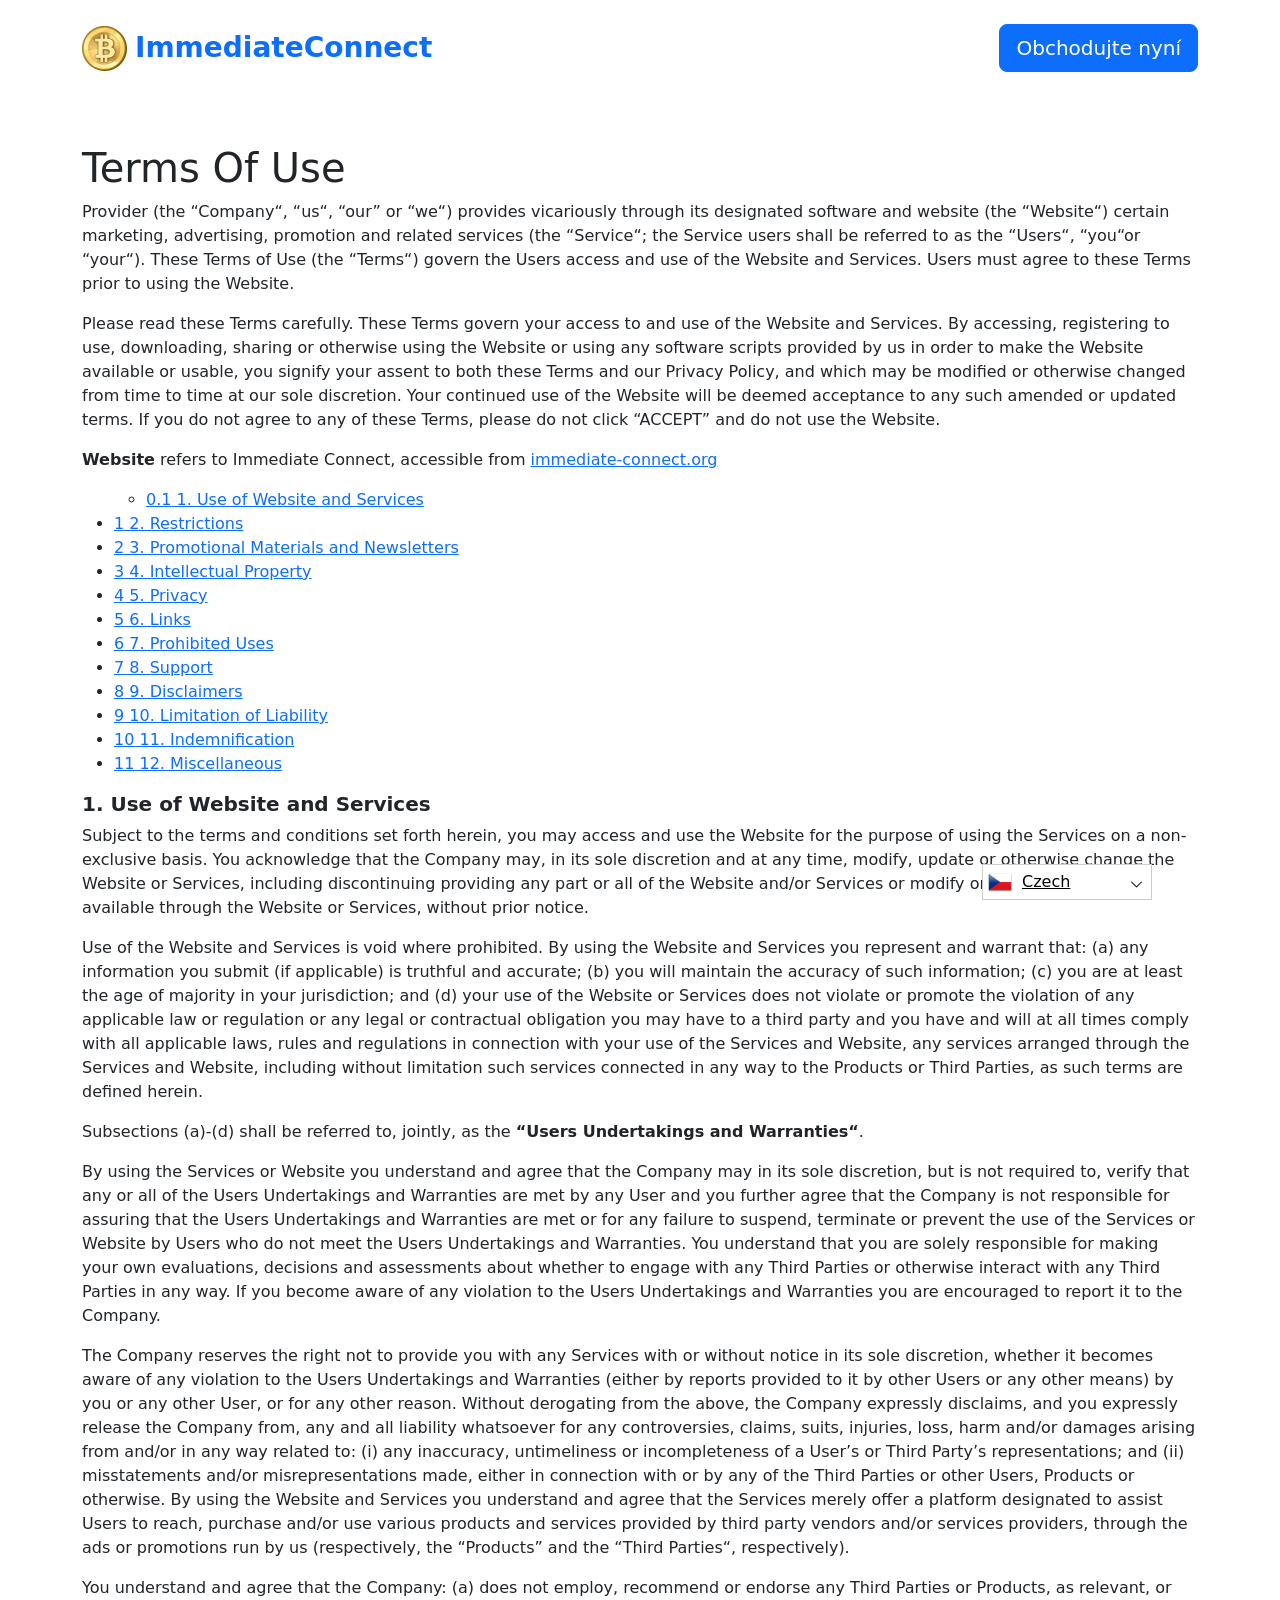
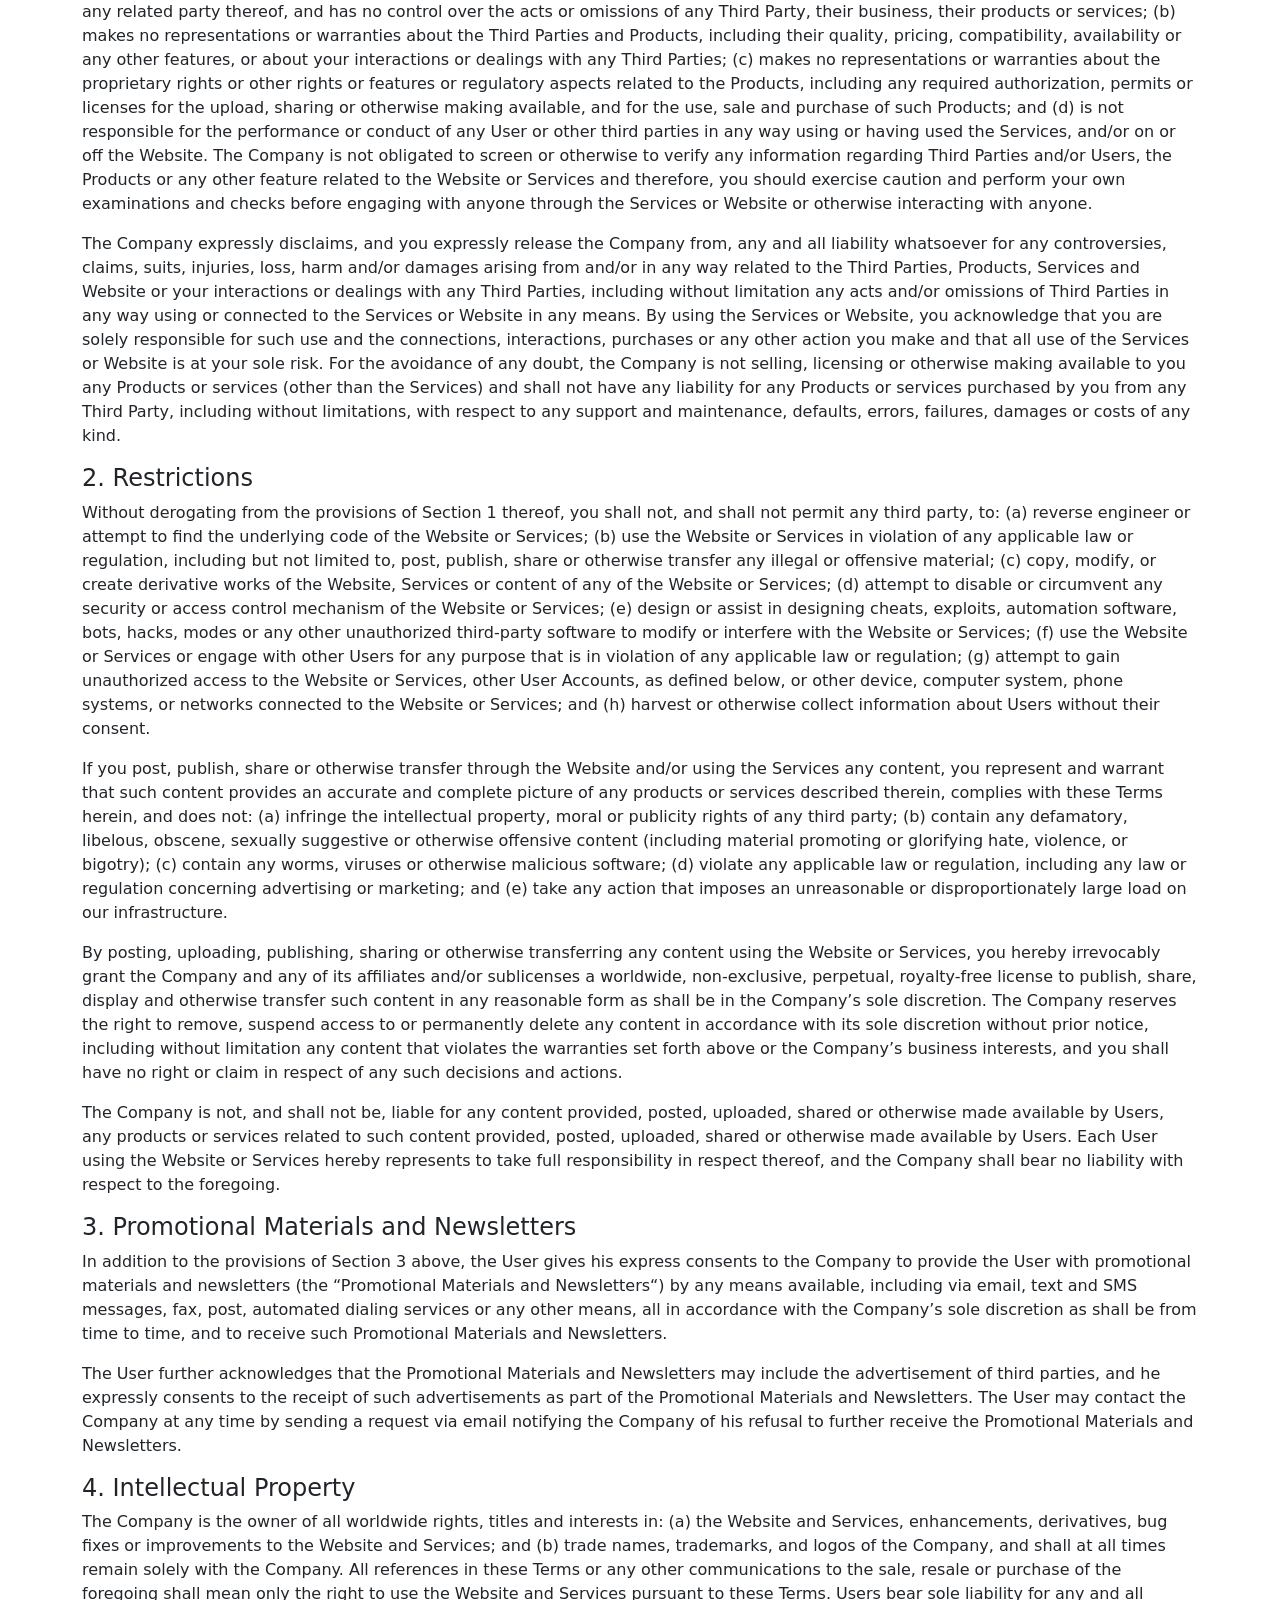
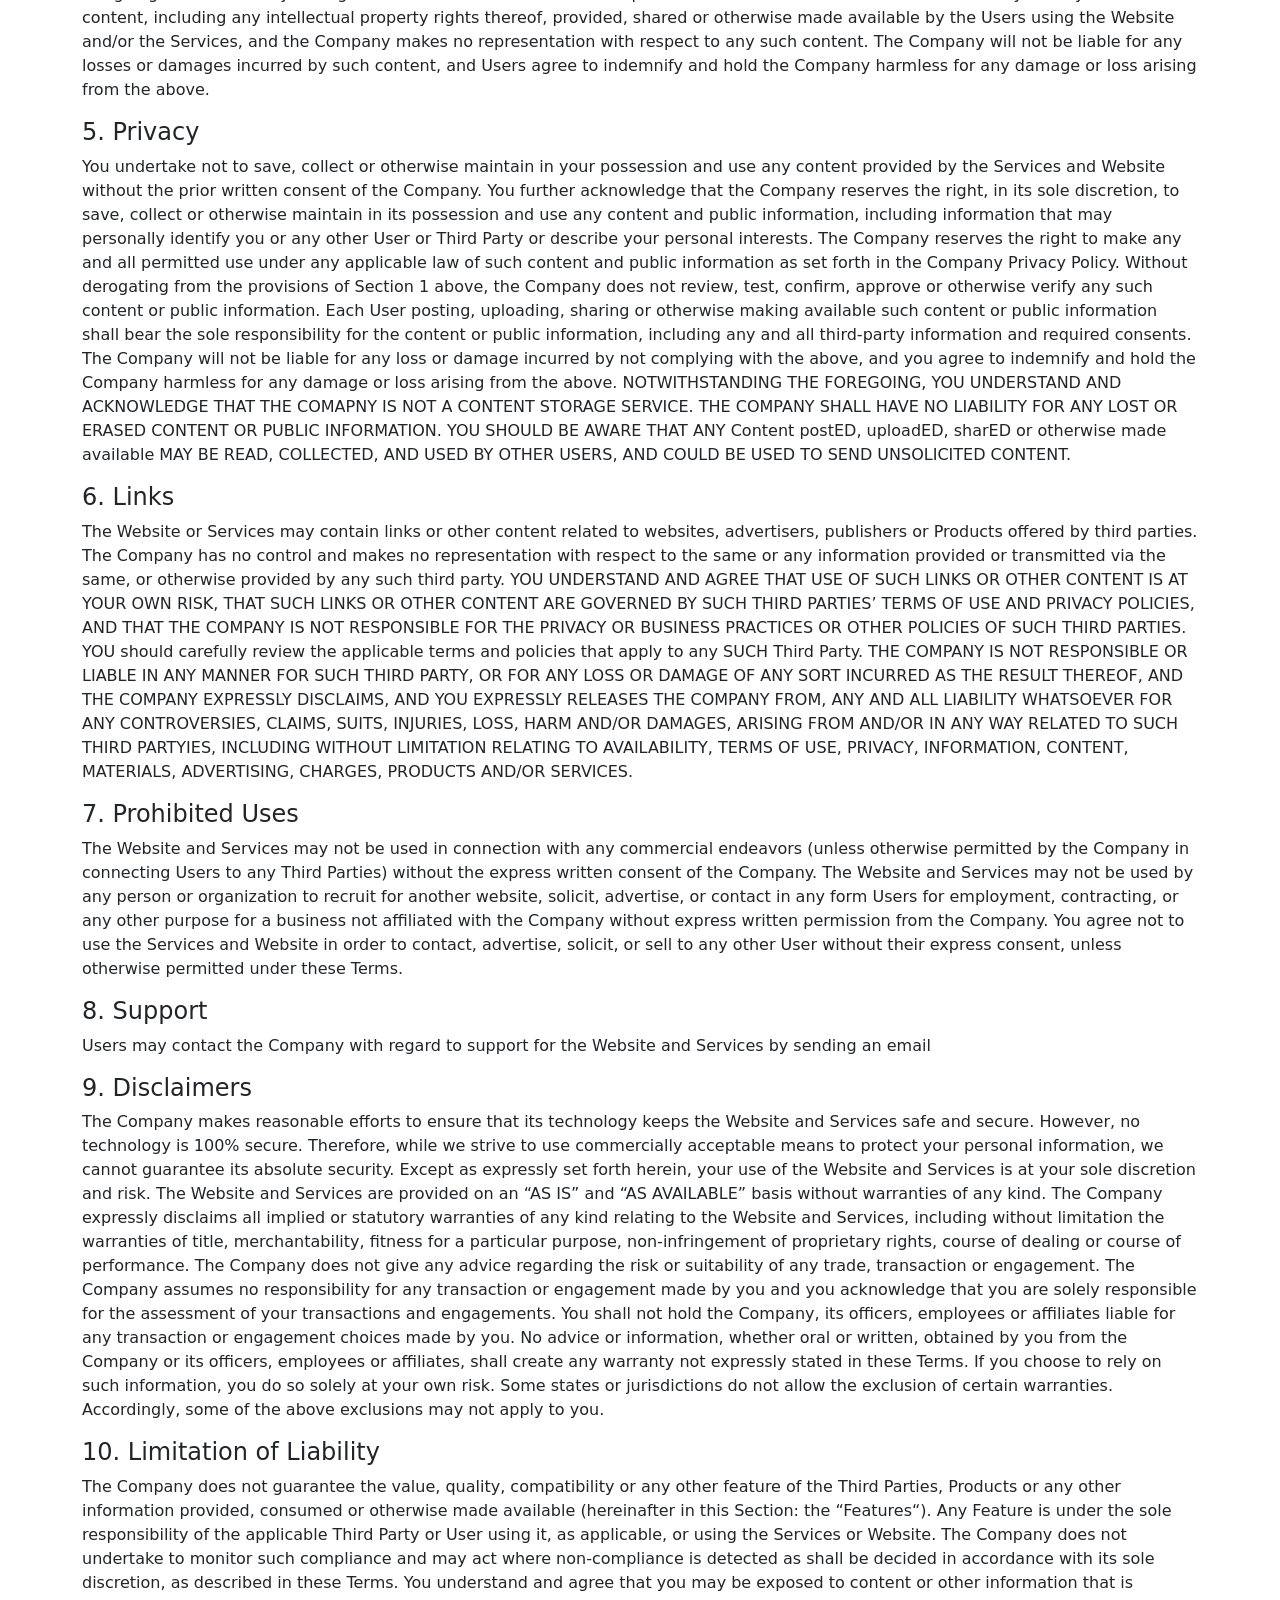
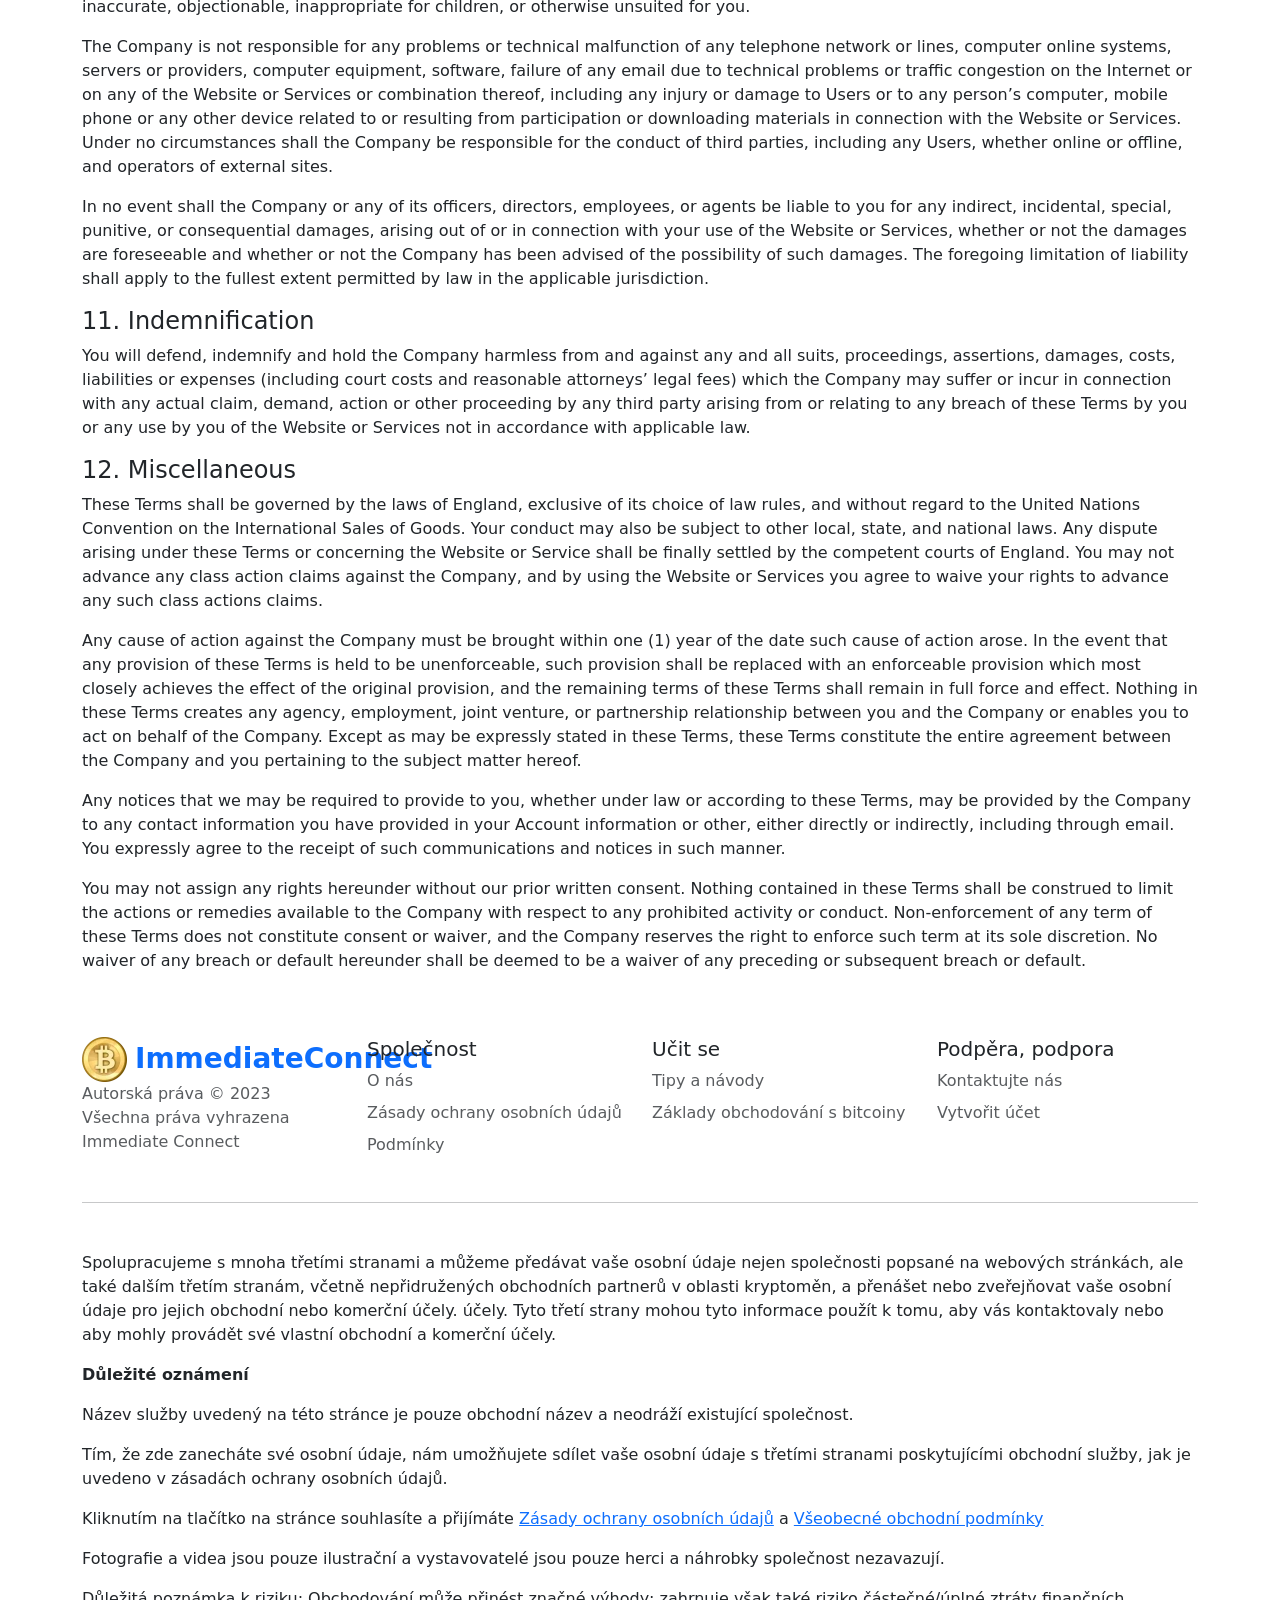
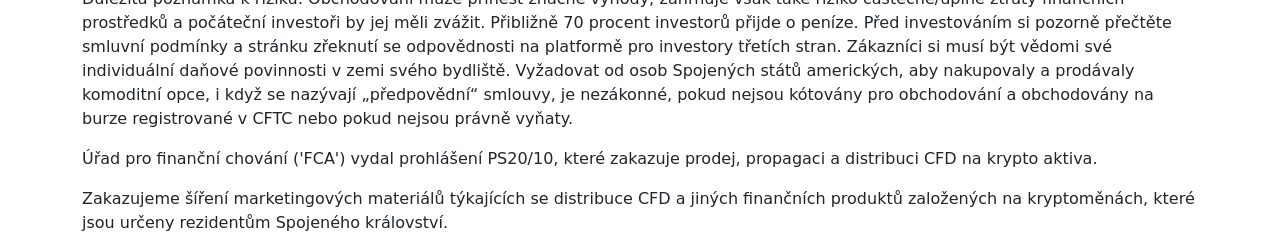
<file: terms-of-use.html>
<!DOCTYPE html>
<html lang="cs" dir="ltr">
<head>
    <meta charset="utf-8">
    <!-- Meta Pixel Code -->
    <script>
        !function(f,b,e,v,n,t,s)
        {if(f.fbq)return;n=f.fbq=function(){n.callMethod?
            n.callMethod.apply(n,arguments):n.queue.push(arguments)};
            if(!f._fbq)f._fbq=n;n.push=n;n.loaded=!0;n.version='2.0';
            n.queue=[];t=b.createElement(e);t.async=!0;
            t.src=v;s=b.getElementsByTagName(e)[0];
            s.parentNode.insertBefore(t,s)}(window, document,'script',
            'https://connect.facebook.net/en_US/fbevents.js');
        fbq('init', '303304779202097');
        fbq('track', 'PageView');
    </script>
    <noscript>
        <img height="1" width="1" style="display:none"
             src="https://www.facebook.com/tr?id=303304779202097&ev=PageView&noscript=1"
        />
    </noscript>
    <!-- End Meta Pixel Code -->
    <meta http-equiv="x-ua-compatible" content="ie=edge"/>
    <meta
            name="viewport"
            content="width=device-width, initial-scale=1, shrink-to-fit=no"
    />

    <link rel="icon" type="image/x-icon"
          href="https://immediate-connect.org/media/179/conversions/32_32_64e617e6cf171_Bitcoin.png"/>

    <meta name="robots" content="noindex, nofollow">

    <meta name="description"
          content="Hladký obchodní zážitek na Immediate Connect může obchodníkům pomoci stát se profesionálnějšími a může být schopen zlepšit své schopnosti."/>
    <meta name="og:title" content="Immediate Connect | Umožňuje obchodování s kryptoměnami jako profesionálové"/>
    <meta name="og:description"
          content="Hladký obchodní zážitek na Immediate Connect může obchodníkům pomoci stát se profesionálnějšími a může být schopen zlepšit své schopnosti."/>
    <meta name="og:type" content="website"/>
    <meta name="twitter:card" content="summary"/>
    <meta name="twitter:title" content="Immediate Connect | Umožňuje obchodování s kryptoměnami jako profesionálové"/>
    <meta name="twitter:description"
          content="Hladký obchodní zážitek na Immediate Connect může obchodníkům pomoci stát se profesionálnějšími a může být schopen zlepšit své schopnosti."/>
    <title>Immediate Connect | Umožňuje obchodování s kryptoměnami jako profesionálové</title>
    <link rel="alternate" href="https://immediate-connect.org/" hrefLang=en/>
    <link rel="alternate"
          href="https://immediate-connect.org/ar/terms-of-use/"
          hrefLang="ar"/>
    <link rel="alternate"
          href="https://immediate-connect.org/zh-TW/terms-of-use/"
          hrefLang="zh-TW"/>
    <link rel="alternate"
          href="https://immediate-connect.org/hr/terms-of-use/"
          hrefLang="hr"/>
    <link rel="alternate"
          href="terms-of-use.html"
          hrefLang="cs"/>
    <link rel="alternate"
          href="https://immediate-connect.org/da/terms-of-use/"
          hrefLang="da"/>
    <link rel="alternate"
          href="https://immediate-connect.org/nl/terms-of-use/"
          hrefLang="nl"/>
    <link rel="alternate"
          href="https://immediate-connect.org/et/terms-of-use/"
          hrefLang="et"/>
    <link rel="alternate"
          href="https://immediate-connect.org/fi/terms-of-use/"
          hrefLang="fi"/>
    <link rel="alternate"
          href="https://immediate-connect.org/fr/terms-of-use/"
          hrefLang="fr"/>
    <link rel="alternate"
          href="https://immediate-connect.org/el/terms-of-use/"
          hrefLang="el"/>
    <link rel="alternate"
          href="https://immediate-connect.org/hu/terms-of-use/"
          hrefLang="hu"/>
    <link rel="alternate"
          href="https://immediate-connect.org/it/terms-of-use/"
          hrefLang="it"/>
    <link rel="alternate"
          href="https://immediate-connect.org/ja/terms-of-use/"
          hrefLang="ja"/>
    <link rel="alternate"
          href="https://immediate-connect.org/ko/terms-of-use/"
          hrefLang="ko"/>
    <link rel="alternate"
          href="https://immediate-connect.org/lt/terms-of-use/"
          hrefLang="lt"/>
    <link rel="alternate"
          href="https://immediate-connect.org/ms/terms-of-use/"
          hrefLang="ms"/>
    <link rel="alternate"
          href="https://immediate-connect.org/no/terms-of-use/"
          hrefLang="no"/>
    <link rel="alternate"
          href="https://immediate-connect.org/pl/terms-of-use/"
          hrefLang="pl"/>
    <link rel="alternate"
          href="https://immediate-connect.org/pt/terms-of-use/"
          hrefLang="pt"/>
    <link rel="alternate"
          href="https://immediate-connect.org/ru/terms-of-use/"
          hrefLang="ru"/>
    <link rel="alternate"
          href="https://immediate-connect.org/sr/terms-of-use/"
          hrefLang="sr"/>
    <link rel="alternate"
          href="https://immediate-connect.org/sk/terms-of-use/"
          hrefLang="sk"/>
    <link rel="alternate"
          href="https://immediate-connect.org/sl/terms-of-use/"
          hrefLang="sl"/>
    <link rel="alternate"
          href="https://immediate-connect.org/es/terms-of-use/"
          hrefLang="es"/>
    <link rel="alternate"
          href="https://immediate-connect.org/sv/terms-of-use/"
          hrefLang="sv"/>
    <link rel="alternate"
          href="https://immediate-connect.org/th/terms-of-use/"
          hrefLang="th"/>
    <link rel="alternate"
          href="https://immediate-connect.org/tr/terms-of-use/"
          hrefLang="tr"/>
    <link rel="alternate"
          href="https://immediate-connect.org/uk/terms-of-use/"
          hrefLang="uk"/>
    <link rel="alternate"
          href="https://immediate-connect.org/vi/terms-of-use/"
          hrefLang="vi"/>
    <link rel="alternate"
          href="https://immediate-connect.org/de/terms-of-use/"
          hrefLang="de"/>

    <link rel="canonical" href="terms-of-use.html"/>

    <link rel="preconnect"
          href="https://fonts.gstatic.com"
          crossorigin/>
    <link
            rel="preload"
            as="style"
            href="https://fonts.googleapis.com/css?family=Open+Sans:300,400,600,700,800&display=swap"
    />
    <link
            rel="stylesheet"
            href="https://fonts.googleapis.com/css?family=Open+Sans:300,400,600,700,800&display=swap"
            media="print"
            onload="this.media = 'all';"
    />

    <link rel="preload" as="style" href="assets/index-d9b7af0b.css"/>
    <link rel="modulepreload" href="assets/app-6256b172.js"/>
    <link rel="stylesheet" href="assets/index-d9b7af0b.css"/>
    <script type="module" src="assets/app-6256b172.js"></script>
</head>
<body class="body">

<div class="container">
    <header dir="ltr" class="d-flex flex-wrap justify-content-between py-4">
        <a href="index.html"
           class="d-flex logo align-items-center mb-3 mb-md-0 me-md-auto text-dark text-decoration-none pe-2">
            <picture>
                <source srcset="assets/image/45_45_45__64e617e1d0b90_Bitcoin.webp" type="image/webp">
                <source srcset="assets/image/45__64e617e1d0b90_Bitcoin.png" type="image/png">
                <img src="assets/image/45__64e617e1d0b90_Bitcoin.png" loading="eager" width="45" height="45" alt="">
            </picture>
            <span class="text-primary mx-2 fs-3 fw-bolder">ImmediateConnect</span>
        </a>

        <ul class="nav nav-pills align-items-center">
            <li class="nav-item">
                <button type="button" class="btn btn-primary text-white btn-lg show-modal">
                    Obchodujte nyní
                </button>
            </li>
        </ul>
    </header>
</div>


<div class="container page-inner pt-5">
    <h1>Terms Of Use</h1>
    <main>
        <p><span style="font-weight: 400;">Provider (the “Company“, “us“, “our” or “we“) provides vicariously through its designated software and website (the “Website“) certain marketing, advertising, promotion and related services (the “Service“; the Service users shall be referred to as the “Users“, “you“or “your“). These Terms of Use (the “Terms“) govern the Users access and use of the Website and Services. Users must agree to these Terms prior to using the Website.</span>
        </p>
        <p><span style="font-weight: 400;">Please read these Terms carefully. These Terms govern your access to and use of the Website and Services. By accessing, registering to use, downloading, sharing or otherwise using the Website or using any software scripts provided by us in order to make the Website available or usable, you signify your assent to both these Terms and our Privacy Policy, and which may be modified or otherwise changed from time to time at our sole discretion. Your continued use of the Website will be deemed acceptance to any such amended or updated terms. </span><span
                style="font-weight: 400;">If you do not agree to any of these Terms, please do not click “ACCEPT” and do not use the Website.</span>
        </p>
        <p><strong>Website</strong> refers to Immediate Connect, accessible from <a
                href="./">immediate-connect.org</a></p>
        <div id="toc_container" class="no_bullets">
            <ul class="toc_list">
                <ul>
                    <li><a href="terms-of-use.html#1_Use_of_Website_and_Services"><span class="toc_number toc_depth_2">0.1</span>
                        1. Use of Website and Services</a></li>
                </ul>
                <li><a href="terms-of-use.html#2_Restrictions"><span class="toc_number toc_depth_1">1</span> 2.
                    Restrictions</a></li>
                <li><a href="terms-of-use.html#3_Promotional_Materials_and_Newsletters"><span
                        class="toc_number toc_depth_1">2</span> 3. Promotional Materials and Newsletters</a></li>
                <li><a href="terms-of-use.html#4_Intellectual_Property"><span class="toc_number toc_depth_1">3</span> 4.
                    Intellectual Property</a></li>
                <li><a href="terms-of-use.html#5_Privacy"><span class="toc_number toc_depth_1">4</span> 5. Privacy</a>
                </li>
                <li><a href="terms-of-use.html#6_Links"><span class="toc_number toc_depth_1">5</span> 6. Links</a></li>
                <li><a href="terms-of-use.html#7_Prohibited_Uses"><span class="toc_number toc_depth_1">6</span> 7.
                    Prohibited Uses</a></li>
                <li><a href="terms-of-use.html#8_Support"><span class="toc_number toc_depth_1">7</span> 8. Support</a>
                </li>
                <li><a href="terms-of-use.html#9_Disclaimers"><span class="toc_number toc_depth_1">8</span> 9.
                    Disclaimers</a></li>
                <li><a href="terms-of-use.html#10_Limitation_of_Liability"><span class="toc_number toc_depth_1">9</span>
                    10. Limitation of Liability</a></li>
                <li><a href="terms-of-use.html#11_Indemnification"><span class="toc_number toc_depth_1">10</span> 11.
                    Indemnification</a></li>
                <li><a href="terms-of-use.html#12_Miscellaneous"><span class="toc_number toc_depth_1">11</span> 12.
                    Miscellaneous</a></li>
            </ul>
        </div>
        <h5><span id="1_Use_of_Website_and_Services"><b>1. Use of Website and Services</b></span></h5>
        <p><span style="font-weight: 400;">Subject to the terms and conditions set forth herein, you may access and use the Website for the purpose of using the Services on a non-exclusive basis. You acknowledge that the Company may, in its sole discretion and at any time, modify, update or otherwise change the Website or Services, including discontinuing providing any part or all of the Website and/or Services or modify or delete any content available through the Website or Services, without prior notice.</span>
        </p>
        <p><span style="font-weight: 400;">Use of the Website and Services is void where prohibited. By using the Website and Services you represent and warrant that: (a) any information you submit (if applicable) is truthful and accurate; (b) you will maintain the accuracy of such information; (c) you are at least the age of majority in your jurisdiction; and (d) your use of the Website or Services does not violate or promote the violation of any applicable law or regulation or any legal or contractual obligation you may have to a third party and you have and will at all times comply with all applicable laws, rules and regulations in connection with your use of the Services and Website, any services arranged through the Services and Website, including without limitation such services connected in any way to the Products or Third Parties, as such terms are defined herein.</span>
        </p>
        <p><span style="font-weight: 400;">Subsections (a)-(d) shall be referred to, jointly, as the </span><b>“Users
            Undertakings and Warranties“</b><span style="font-weight: 400;">.</span></p>
        <p><span style="font-weight: 400;">By using the Services or Website you understand and agree that the Company may in its sole discretion, but is not required to, verify that any or all of the Users Undertakings and Warranties are met by any User and you further agree that the Company is not responsible for assuring that the Users Undertakings and Warranties are met or for any failure to suspend, terminate or prevent the use of the Services or Website by Users who do not meet the Users Undertakings and Warranties. You understand that you are solely responsible for making your own evaluations, decisions and assessments about whether to engage with any Third Parties or otherwise interact with any Third Parties in any way. If you become aware of any violation to the Users Undertakings and Warranties you are encouraged to report it to the Company.</span>
        </p>
        <p><span style="font-weight: 400;">The Company reserves the right not to provide you with any Services with or without notice in its sole discretion, whether it becomes aware of any violation to the Users Undertakings and Warranties (either by reports provided to it by other Users or any other means) by you or any other User, or for any other reason. Without derogating from the above, the Company expressly disclaims, and you expressly release the Company from, any and all liability whatsoever for any controversies, claims, suits, injuries, loss, harm and/or damages arising from and/or in any way related to: (i) any inaccuracy, untimeliness or incompleteness of a User’s or Third Party’s representations; and (ii) misstatements and/or misrepresentations made, either in connection with or by any of the Third Parties or other Users, Products or otherwise. By using the Website and Services you understand and agree that the Services merely offer a platform designated to assist Users to reach, purchase and/or use various products and services provided by third party vendors and/or services providers, through the ads or promotions run by us (respectively, the “Products” and the “Third Parties“, respectively).</span>
        </p>
        <p><span style="font-weight: 400;">You understand and agree that the Company: (a) does not employ, recommend or endorse any Third Parties or Products, as relevant, or any related party thereof, and has no control over the acts or omissions of any Third Party, their business, their products or services; (b) makes no representations or warranties about the Third Parties and Products, including their quality, pricing, compatibility, availability or any other features, or about your interactions or dealings with any Third Parties; (c) makes no representations or warranties about the proprietary rights or other rights or features or regulatory aspects related to the Products, including any required authorization, permits or licenses for the upload, sharing or otherwise making available, and for the use, sale and purchase of such Products; and (d) is not responsible for the performance or conduct of any User or other third parties in any way using or having used the Services, and/or on or off the Website. The Company is not obligated to screen or otherwise to verify any information regarding Third Parties and/or Users, the Products or any other feature related to the Website or Services and therefore, you should exercise caution and perform your own examinations and checks before engaging with anyone through the Services or Website or otherwise interacting with anyone.</span>
        </p>
        <p><span style="font-weight: 400;">The Company expressly disclaims, and you expressly release the Company from, any and all liability whatsoever for any controversies, claims, suits, injuries, loss, harm and/or damages arising from and/or in any way related to the Third Parties, Products, Services and Website or your interactions or dealings with any Third Parties, including without limitation any acts and/or omissions of Third Parties in any way using or connected to the Services or Website in any means. By using the Services or Website, you acknowledge that you are solely responsible for such use and the connections, interactions, purchases or any other action you make and that all use of the Services or Website is at your sole risk. For the avoidance of any doubt, the Company is not selling, licensing or otherwise making available to you any Products or services (other than the Services) and shall not have any liability for any Products or services purchased by you from any Third Party, including without limitations, with respect to any support and maintenance, defaults, errors, failures, damages or costs of any kind.</span>
        </p><h4><span id="2_Restrictions"><span style="font-weight: 400;">2. Restrictions</span></span></h4>
        <p><span style="font-weight: 400;">Without derogating from the provisions of Section 1 thereof, you shall not, and shall not permit any third party, to: (a) reverse engineer or attempt to find the underlying code of the Website or Services; (b) use the Website or Services in violation of any applicable law or regulation, including but not limited to, post, publish, share or otherwise transfer any illegal or offensive material; (c) copy, modify, or create derivative works of the Website, Services or content of any of the Website or Services; (d) attempt to disable or circumvent any security or access control mechanism of the Website or Services; (e) design or assist in designing cheats, exploits, automation software, bots, hacks, modes or any other unauthorized third-party software to modify or interfere with the Website or Services; (f) use the Website or Services or engage with other Users for any purpose that is in violation of any applicable law or regulation; (g) attempt to gain unauthorized access to the Website or Services, other User Accounts, as defined below, or other device, computer system, phone systems, or networks connected to the Website or Services; and (h) harvest or otherwise collect information about Users without their consent.</span>
        </p>
        <p><span style="font-weight: 400;">If you post, publish, share or otherwise transfer through the Website and/or using the Services any content, you represent and warrant that such content provides an accurate and complete picture of any products or services described therein, complies with these Terms herein, and does not: (a) infringe the intellectual property, moral or publicity rights of any third party; (b) contain any defamatory, libelous, obscene, sexually suggestive or otherwise offensive content (including material promoting or glorifying hate, violence, or bigotry); (c) contain any worms, viruses or otherwise malicious software; (d) violate any applicable law or regulation, including any law or regulation concerning advertising or marketing; and (e) take any action that imposes an unreasonable or disproportionately large load on our infrastructure.</span>
        </p>
        <p><span style="font-weight: 400;">By posting, uploading, publishing, sharing or otherwise transferring any content using the Website or Services, you hereby irrevocably grant the Company and any of its affiliates and/or sublicenses a worldwide, non-exclusive, perpetual, royalty-free license to publish, share, display and otherwise transfer such content in any reasonable form as shall be in the Company’s sole discretion. The Company reserves the right to remove, suspend access to or permanently delete any content in accordance with its sole discretion without prior notice, including without limitation any content that violates the warranties set forth above or the Company’s business interests, and you shall have no right or claim in respect of any such decisions and actions.</span>
        </p>
        <p><span style="font-weight: 400;">The Company is not, and shall not be, liable for any content provided, posted, uploaded, shared or otherwise made available by Users, any products or services related to such content provided, posted, uploaded, shared or otherwise made available by Users. Each User using the Website or Services hereby represents to take full responsibility in respect thereof, and the Company shall bear no liability with respect to the foregoing.</span>
        </p><h4><span id="3_Promotional_Materials_and_Newsletters"><span style="font-weight: 400;">3. Promotional Materials and Newsletters</span></span>
    </h4>
        <p><span style="font-weight: 400;">In addition to the provisions of Section 3 above, the User gives his express consents to the Company to provide the User with promotional materials and newsletters (the “Promotional Materials and Newsletters“) by any means available, including via email, text and SMS messages, fax, post, automated dialing services or any other means, all in accordance with the Company’s sole discretion as shall be from time to time, and to receive such Promotional Materials and Newsletters.</span>
        </p>
        <p><span style="font-weight: 400;">The User further acknowledges that the Promotional Materials and Newsletters may include the advertisement of third parties, and he expressly consents to the receipt of such advertisements as part of the Promotional Materials and Newsletters. The User may contact the Company at any time by sending a request via email notifying the Company of his refusal to further receive the Promotional Materials and Newsletters.</span>
        </p><h4><span id="4_Intellectual_Property"><span
            style="font-weight: 400;">4. Intellectual Property</span></span></h4>
        <p><span style="font-weight: 400;">The Company is the owner of all worldwide rights, titles and interests in: (a) the Website and Services, enhancements, derivatives, bug fixes or improvements to the Website and Services; and (b) trade names, trademarks, and logos of the Company, and shall at all times remain solely with the Company. All references in these Terms or any other communications to the sale, resale or purchase of the foregoing shall mean only the right to use the Website and Services pursuant to these Terms. Users bear sole liability for any and all content, including any intellectual property rights thereof, provided, shared or otherwise made available by the Users using the Website and/or the Services, and the Company makes no representation with respect to any such content. The Company will not be liable for any losses or damages incurred by such content, and Users agree to indemnify and hold the Company harmless for any damage or loss arising from the above.</span>
        </p><h4><span id="5_Privacy"><span style="font-weight: 400;">5. Privacy</span></span></h4>
        <p><span style="font-weight: 400;">You undertake not to save, collect or otherwise maintain in your possession and use any content provided by the Services and Website without the prior written consent of the Company. You further acknowledge that the Company reserves the right, in its sole discretion, to save, collect or otherwise maintain in its possession and use any content and public information, including information that may personally identify you or any other User or Third Party or describe your personal interests. The Company reserves the right to make any and all permitted use under any applicable law of such content and public information as set forth in the Company Privacy Policy. Without derogating from the provisions of Section 1 above, the Company does not review, test, confirm, approve or otherwise verify any such content or public information. Each User posting, uploading, sharing or otherwise making available such content or public information shall bear the sole responsibility for the content or public information, including any and all third-party information and required consents. The Company will not be liable for any loss or damage incurred by not complying with the above, and you agree to indemnify and hold the Company harmless for any damage or loss arising from the above. NOTWITHSTANDING THE FOREGOING, YOU UNDERSTAND AND ACKNOWLEDGE THAT THE COMAPNY IS NOT A CONTENT STORAGE SERVICE. THE COMPANY SHALL HAVE NO LIABILITY FOR ANY LOST OR ERASED CONTENT OR PUBLIC INFORMATION. YOU SHOULD BE AWARE THAT ANY Content postED, uploadED, sharED or otherwise made available MAY BE READ, COLLECTED, AND USED BY OTHER USERS, AND COULD BE USED TO SEND UNSOLICITED CONTENT.</span>
        </p><h4><span id="6_Links"><span style="font-weight: 400;">6. Links</span></span></h4>
        <p><span style="font-weight: 400;">The Website or Services may contain links or other content related to websites, advertisers, publishers or Products offered by third parties. The Company has no control and makes no representation with respect to the same or any information provided or transmitted via the same, or otherwise provided by any such third party. YOU UNDERSTAND AND AGREE THAT USE OF SUCH LINKS OR OTHER CONTENT IS AT YOUR OWN RISK, THAT SUCH LINKS OR OTHER CONTENT ARE GOVERNED BY SUCH THIRD PARTIES’ TERMS OF USE AND PRIVACY POLICIES, AND THAT THE COMPANY IS NOT RESPONSIBLE FOR THE PRIVACY OR BUSINESS PRACTICES OR OTHER POLICIES OF SUCH THIRD PARTIES. YOU should carefully review the applicable terms and policies that apply to any SUCH Third Party. THE COMPANY IS NOT RESPONSIBLE OR LIABLE IN ANY MANNER FOR SUCH THIRD PARTY, OR FOR ANY LOSS OR DAMAGE OF ANY SORT INCURRED AS THE RESULT THEREOF, AND THE COMPANY EXPRESSLY DISCLAIMS, AND YOU EXPRESSLY RELEASES THE COMPANY FROM, ANY AND ALL LIABILITY WHATSOEVER FOR ANY CONTROVERSIES, CLAIMS, SUITS, INJURIES, LOSS, HARM AND/OR DAMAGES, ARISING FROM AND/OR IN ANY WAY RELATED TO SUCH THIRD PARTYIES, INCLUDING WITHOUT LIMITATION RELATING TO AVAILABILITY, TERMS OF USE, PRIVACY, INFORMATION, CONTENT, MATERIALS, ADVERTISING, CHARGES, PRODUCTS AND/OR SERVICES.</span>
        </p><h4><span id="7_Prohibited_Uses"><span style="font-weight: 400;">7. Prohibited Uses</span></span></h4>
        <p><span style="font-weight: 400;">The Website and Services may not be used in connection with any commercial endeavors (unless otherwise permitted by the Company in connecting Users to any Third Parties) without the express written consent of the Company. The Website and Services may not be used by any person or organization to recruit for another website, solicit, advertise, or contact in any form Users for employment, contracting, or any other purpose for a business not affiliated with the Company without express written permission from the Company. You agree not to use the Services and Website in order to contact, advertise, solicit, or sell to any other User without their express consent, unless otherwise permitted under these Terms.</span>
        </p><h4><span id="8_Support"><span style="font-weight: 400;">8. Support</span></span></h4>
        <p><span style="font-weight: 400;">Users may contact the Company with regard to support for the Website and Services by sending an email</span>
        </p><h4><span id="9_Disclaimers"><span style="font-weight: 400;">9. Disclaimers</span></span></h4>
        <p><span style="font-weight: 400;">The Company makes reasonable efforts to ensure that its technology keeps the Website and Services safe and secure. However, no technology is 100% secure. Therefore, while we strive to use commercially acceptable means to protect your personal information, we cannot guarantee its absolute security. Except as expressly set forth herein, your use of the Website and Services is at your sole discretion and risk. The Website and Services are provided on an “AS IS” and “AS AVAILABLE” basis without warranties of any kind. The Company expressly disclaims all implied or statutory warranties of any kind relating to the Website and Services, including without limitation the warranties of title, merchantability, fitness for a particular purpose, non-infringement of proprietary rights, course of dealing or course of performance. The Company does not give any advice regarding the risk or suitability of any trade, transaction or engagement. The Company assumes no responsibility for any transaction or engagement made by you and you acknowledge that you are solely responsible for the assessment of your transactions and engagements. You shall not hold the Company, its officers, employees or affiliates liable for any transaction or engagement choices made by you. No advice or information, whether oral or written, obtained by you from the Company or its officers, employees or affiliates, shall create any warranty not expressly stated in these Terms. If you choose to rely on such information, you do so solely at your own risk. Some states or jurisdictions do not allow the exclusion of certain warranties. Accordingly, some of the above exclusions may not apply to you.</span>
        </p><h4><span id="10_Limitation_of_Liability"><span style="font-weight: 400;">10. Limitation of Liability</span></span>
    </h4>
        <p><span style="font-weight: 400;">The Company does not guarantee the value, quality, compatibility or any other feature of the Third Parties, Products or any other information provided, consumed or otherwise made available (hereinafter in this Section: the “Features“). Any Feature is under the sole responsibility of the applicable Third Party or User using it, as applicable, or using the Services or Website. The Company does not undertake to monitor such compliance and may act where non-compliance is detected as shall be decided in accordance with its sole discretion, as described in these Terms. You understand and agree that you may be exposed to content or other information that is inaccurate, objectionable, inappropriate for children, or otherwise unsuited for you.</span>
        </p>
        <p><span style="font-weight: 400;">The Company is not responsible for any problems or technical malfunction of any telephone network or lines, computer online systems, servers or providers, computer equipment, software, failure of any email due to technical problems or traffic congestion on the Internet or on any of the Website or Services or combination thereof, including any injury or damage to Users or to any person’s computer, mobile phone or any other device related to or resulting from participation or downloading materials in connection with the Website or Services. Under no circumstances shall the Company be responsible for the conduct of third parties, including any Users, whether online or offline, and operators of external sites.</span>
        </p>
        <p><span style="font-weight: 400;">In no event shall the Company or any of its officers, directors, employees, or agents be liable to you for any indirect, incidental, special, punitive, or consequential damages, arising out of or in connection with your use of the Website or Services, whether or not the damages are foreseeable and whether or not the Company has been advised of the possibility of such damages. The foregoing limitation of liability shall apply to the fullest extent permitted by law in the applicable jurisdiction.</span>
        </p><h4><span id="11_Indemnification"><span style="font-weight: 400;">11. Indemnification</span></span></h4>
        <p><span style="font-weight: 400;">You will defend, indemnify and hold the Company harmless from and against any and all suits, proceedings, assertions, damages, costs, liabilities or expenses (including court costs and reasonable attorneys’ legal fees) which the Company may suffer or incur in connection with any actual claim, demand, action or other proceeding by any third party arising from or relating to any breach of these Terms by you or any use by you of the Website or Services not in accordance with applicable law.</span>
        </p><h4><span id="12_Miscellaneous"><span style="font-weight: 400;">12. Miscellaneous</span></span></h4>
        <p><span style="font-weight: 400;">These Terms shall be governed by the laws of England, exclusive of its choice of law rules, and without regard to the United Nations Convention on the International Sales of Goods. Your conduct may also be subject to other local, state, and national laws. Any dispute arising under these Terms or concerning the Website or Service shall be finally settled by the competent courts of England. You may not advance any class action claims against the Company, and by using the Website or Services you agree to waive your rights to advance any such class actions claims.</span>
        </p>
        <p><span style="font-weight: 400;">Any cause of action against the Company must be brought within one (1) year of the date such cause of action arose. In the event that any provision of these Terms is held to be unenforceable, such provision shall be replaced with an enforceable provision which most closely achieves the effect of the original provision, and the remaining terms of these Terms shall remain in full force and effect. Nothing in these Terms creates any agency, employment, joint venture, or partnership relationship between you and the Company or enables you to act on behalf of the Company. Except as may be expressly stated in these Terms, these Terms constitute the entire agreement between the Company and you pertaining to the subject matter hereof.</span>
        </p>
        <p><span style="font-weight: 400;">Any notices that we may be required to provide to you, whether under law or according to these Terms, may be provided by the Company to any contact information you have provided in your Account information or other, either directly or indirectly, including through email. You expressly agree to the receipt of such communications and notices in such manner.</span>
        </p>
        <p><span style="font-weight: 400;">You may not assign any rights hereunder without our prior written consent. Nothing contained in these Terms shall be construed to limit the actions or remedies available to the Company with respect to any prohibited activity or conduct. Non-enforcement of any term of these Terms does not constitute consent or waiver, and the Company reserves the right to enforce such term at its sole discretion. No waiver of any breach or default hereunder shall be deemed to be a waiver of any preceding or subsequent breach or default.</span>
        </p>
        <p></p>
    </main>
</div>


<footer class="container">
    <div class=" row row-cols-1 row-cols-md-2 row-cols-xl-4 pt-5">
        <div class="col mb-3">
            <a href="index.html"
               class="d-flex logo align-items-center mb-3 mb-md-0 me-md-auto text-dark text-decoration-none pe-2">
                <picture>
                    <source srcset="assets/image/45_45_45__64e617e1d0b90_Bitcoin.webp" type="image/webp">
                    <source srcset="assets/image/45__64e617e1d0b90_Bitcoin.png" type="image/png">
                    <img src="assets/image/45__64e617e1d0b90_Bitcoin.png" loading="lazy" width="45" height="45"
                         alt="">
                </picture>
                <span class="text-primary mx-2 fs-3 fw-bolder">ImmediateConnect</span>
            </a>
            <p class="text-muted">Autorská práva © 2023 Všechna práva vyhrazena Immediate Connect</p>
        </div>
        <div class="col mb-3">
            <h5>Společnost</h5>
            <ul class="nav flex-column">
                <li class="nav-item mb-2">
                    <a href="about-us.html" class="nav-link p-0 text-muted">
                        O nás
                    </a>
                </li>
                <li class="nav-item mb-2">
                    <a href="privacy-policy.html" class="nav-link p-0 text-muted">
                        Zásady ochrany osobních údajů
                    </a>
                </li>
                <li class="nav-item mb-2">
                    <a href="terms-of-use.html" class="nav-link p-0 text-muted">
                        Podmínky
                    </a>
                </li>
            </ul>
        </div>
        <div class="col mb-3">
            <h5>Učit se</h5>
            <ul class="nav flex-column">
                <li class="nav-item mb-2">
                    <a href="tips-tutorials.html" class="nav-link p-0 text-muted">
                        Tipy a návody
                    </a>
                </li>
                <li class="nav-item mb-2">
                    <a href="crypto-basics.html" class="nav-link p-0 text-muted">
                        Základy obchodování s bitcoiny
                    </a>
                </li>
            </ul>
        </div>
        <div class="col mb-3">
            <h5>Podpěra, podpora</h5>
            <ul class="nav flex-column">
                <li class="nav-item mb-2">
                    <a href="contact-us.html" class="nav-link p-0 text-muted">
                        Kontaktujte nás
                    </a>
                </li>
                <li class="nav-item mb-2">
                    <a href="login.html" class="nav-link p-0 text-muted">
                        Vytvořit účet
                    </a>
                </li>
            </ul>
        </div>
    </div>
    <hr class="mb-5"/>
    <p>Spolupracujeme s mnoha třetími stranami a můžeme předávat vaše osobní údaje nejen společnosti popsané na webových
        stránkách, ale také dalším třetím stranám, včetně nepřidružených obchodních partnerů v oblasti kryptoměn, a
        přenášet nebo zveřejňovat vaše osobní údaje pro jejich obchodní nebo komerční účely. účely. Tyto třetí strany
        mohou tyto informace použít k tomu, aby vás kontaktovaly nebo aby mohly provádět své vlastní obchodní a komerční
        účely.</p>
    <p></p>
    <p><strong>Důležité oznámení</strong></p>
    <p></p>
    <p>Název služby uvedený na této stránce je pouze obchodní název a neodráží existující společnost.</p>
    <p></p>
    <p>Tím, že zde zanecháte své osobní údaje, nám umožňujete sdílet vaše osobní údaje s třetími stranami poskytujícími
        obchodní služby, jak je uvedeno v zásadách ochrany osobních údajů.</p>
    <p></p>
    <p>Kliknutím na tlačítko na stránce souhlasíte a přijímáte <a
            href="https://jupiter-e.bstcorlon.care/terms/privacy.html">Zásady ochrany osobních údajů</a> a <a
            href="https://jupiter-e.bstcorlon.care/terms/tandcs.html">Všeobecné obchodní podmínky</a></p>
    <p></p>
    <p>Fotografie a videa jsou pouze ilustrační a vystavovatelé jsou pouze herci a náhrobky společnost nezavazují.</p>
    <p></p>
    <p>Důležitá poznámka k riziku: Obchodování může přinést značné výhody; zahrnuje však také riziko částečné/úplné
        ztráty finančních prostředků a počáteční investoři by jej měli zvážit. Přibližně 70 procent investorů přijde o
        peníze. Před investováním si pozorně přečtěte smluvní podmínky a stránku zřeknutí se odpovědnosti na platformě
        pro investory třetích stran. Zákazníci si musí být vědomi své individuální daňové povinnosti v zemi svého
        bydliště. Vyžadovat od osob Spojených států amerických, aby nakupovaly a prodávaly komoditní opce, i když se
        nazývají „předpovědní“ smlouvy, je nezákonné, pokud nejsou kótovány pro obchodování a obchodovány na burze
        registrované v CFTC nebo pokud nejsou právně vyňaty.</p>
    <p></p>
    <p>Úřad pro finanční chování ('FCA') vydal prohlášení PS20/10, které zakazuje prodej, propagaci a distribuci CFD na
        krypto aktiva.</p>
    <p></p>
    <p>Zakazujeme šíření marketingových materiálů týkajících se distribuce CFD a jiných finančních produktů založených
        na kryptoměnách, které jsou určeny rezidentům Spojeného království.</p>
</footer>

<section dir="ltr" class="language-switcher">
    <div class="language-switcher__selected">
        <a href="index.html">
            <img src="cs.png" alt="Flag" width="24" height="24"/>
            Czech
        </a>
    </div>
    <div class="language-switcher__list">
        <a href="https://immediate-connect.org/ar/">
            <img src="ar.png" alt="Flag" width="24" height="24"/>
            Arabic
        </a>
        <a href="https://immediate-connect.org/zh-TW/">
            <img src="zh-TW.png" alt="Flag" width="24" height="24"/>
            Chinese
        </a>
        <a href="https://immediate-connect.org/hr/">
            <img src="hr.png" alt="Flag" width="24" height="24"/>
            Croatian
        </a>
        <a href="https://immediate-connect.org/da/">
            <img src="da.png" alt="Flag" width="24" height="24"/>
            Danish
        </a>
        <a href="https://immediate-connect.org/de/">
            <img src="de.png" alt="Flag" width="24" height="24"/>
            Deutsch
        </a>
        <a href="https://immediate-connect.org/nl/">
            <img src="nl.png" alt="Flag" width="24" height="24"/>
            Dutch
        </a>
        <a href="https://immediate-connect.org/">
            <img src="en.png" alt="Flag" width="24" height="24"/>
            English
        </a>
        <a href="https://immediate-connect.org/et/">
            <img src="et.png" alt="Flag" width="24" height="24"/>
            Estonian
        </a>
        <a href="https://immediate-connect.org/fi/">
            <img src="fi.png" alt="Flag" width="24" height="24"/>
            Finish
        </a>
        <a href="https://immediate-connect.org/fr/">
            <img src="fr.png" alt="Flag" width="24" height="24"/>
            French
        </a>
        <a href="https://immediate-connect.org/el/">
            <img src="el.png" alt="Flag" width="24" height="24"/>
            Greek
        </a>
        <a href="https://immediate-connect.org/hu/">
            <img src="hu.png" alt="Flag" width="24" height="24"/>
            Hungarian
        </a>
        <a href="https://immediate-connect.org/it/">
            <img src="it.png" alt="Flag" width="24" height="24"/>
            Italian
        </a>
        <a href="https://immediate-connect.org/ja/">
            <img src="ja.png" alt="Flag" width="24" height="24"/>
            Japanese
        </a>
        <a href="https://immediate-connect.org/ko/">
            <img src="ko.png" alt="Flag" width="24" height="24"/>
            Korean
        </a>
        <a href="https://immediate-connect.org/lt/">
            <img src="lt.png" alt="Flag" width="24" height="24"/>
            Lithuanian
        </a>
        <a href="https://immediate-connect.org/ms/">
            <img src="ms.png" alt="Flag" width="24" height="24"/>
            Malay
        </a>
        <a href="https://immediate-connect.org/no/">
            <img src="no.png" alt="Flag" width="24" height="24"/>
            Norwegian
        </a>
        <a href="https://immediate-connect.org/pl/">
            <img src="pl.png" alt="Flag" width="24" height="24"/>
            Polish
        </a>
        <a href="https://immediate-connect.org/pt/">
            <img src="pt.png" alt="Flag" width="24" height="24"/>
            Portuguese
        </a>
        <a href="https://immediate-connect.org/ru/">
            <img src="ru.png" alt="Flag" width="24" height="24"/>
            Russian
        </a>
        <a href="https://immediate-connect.org/sr/">
            <img src="sr.png" alt="Flag" width="24" height="24"/>
            Serbian
        </a>
        <a href="https://immediate-connect.org/sk/">
            <img src="sk.png" alt="Flag" width="24" height="24"/>
            Slovak
        </a>
        <a href="https://immediate-connect.org/sl/">
            <img src="sl.png" alt="Flag" width="24" height="24"/>
            Slovenian
        </a>
        <a href="https://immediate-connect.org/es/">
            <img src="es.png" alt="Flag" width="24" height="24"/>
            Spanish
        </a>
        <a href="https://immediate-connect.org/sv/">
            <img src="sv.png" alt="Flag" width="24" height="24"/>
            Swedish
        </a>
        <a href="https://immediate-connect.org/th/">
            <img src="th.png" alt="Flag" width="24" height="24"/>
            Thai
        </a>
        <a href="https://immediate-connect.org/tr/">
            <img src="tr.png" alt="Flag" width="24" height="24"/>
            Turkish
        </a>
        <a href="https://immediate-connect.org/uk/">
            <img src="uk.png" alt="Flag" width="24" height="24"/>
            Ukrainian
        </a>
        <a href="https://immediate-connect.org/vi/">
            <img src="vi.png" alt="Flag" width="24" height="24"/>
            Vietnamese
        </a>
    </div>
</section>
<script>
    const switcher = document.querySelector('.language-switcher');
    const switcherButton = document.querySelector('.language-switcher__selected a');

    switcherButton.addEventListener('click', (e) => {
        e.preventDefault();
        if (switcher.classList.contains('language-switcher__active')) {
            switcher.classList.remove("language-switcher__active")
        } else {
            switcher.classList.add("language-switcher__active")
        }
    });
</script>
<div dir="ltr" class="modal">
    <div class="modal__content __form" style="position:relative;">
        <div class="signup-form-fx rounded-fx theme-white">
            <h3>Create an account</h3>
            <div class="form-box">
                <form class="offer-lander-form dr-form2">
                    <div class="form-group-fx" pattern="[a-zA-Z ]+">
                        <div class="input-group">
                            <input
                                    oninput="validateFirstName2(this)"
                                    required=""
                                    type="text"
                                    name="firstname"
                                    placeholder="First name"
                                    class="form-control-fx form__input first-name"
                                    pattern="[a-zA-Z ]+"
                            >
                        </div>
                        <div class="error f-name2" data-error-status="inactive" data-for-error="first_name">Vaše
                            křestní jméno je příliš krátké (alespoň 2 znaky)
                        </div>
                    </div>
                    <div class="form-group-fx" pattern="[a-zA-Z ]+">
                        <div class="input-group">
                            <input
                                    oninput="validateLastName2(this)"
                                    required=""
                                    type="text"
                                    name="lastname"
                                    placeholder="Last name"
                                    class="form-control-fx form__input last-name "
                                    pattern="[a-zA-Z ]+"
                            >
                        </div>
                        <div class="error l-name2" data-error-status="inactive" data-for-error="last_name">Vaše
                            příjmení je příliš krátké (alespoň 2 znaky)
                        </div>
                    </div>
                    <div class="form-group-fx">
                        <div class="input-group">
                            <input
                                    oninput="validateEmail2(this)"
                                    required=""
                                    type="email"
                                    name="email"
                                    placeholder="Email"
                                    class="form-control-fx form__input email"

                            >
                        </div>
                        <div class="error email2" data-error-status="inactive" data-for-error="email">Zadejte prosím
                            svou skutečnou e-mailovou adresu (příklad@email.com)
                        </div>
                    </div>
                    <div class="fx-phone">
                        <div class="fx-phone-field">
                            <div class="fx-phone__code">
                                <div class="fx-phone__selected">
                                    <div class="fx-phone__codeflag">
                                        <img src="assets/image/cz.svg"
                                             loading="eager" width="25"
                                             alt="">
                                        <span>+420</span>
                                    </div>
                                    <span class="fx-phone__icon">▼</span>
                                </div>
                            </div>
                            <div class="fx-phone__input">
                                <input
                                        oninput="validatePhone2(this)"
                                        class="form__input phone"
                                        type="tel"
                                        maxlength="9"
                                        placeholder="Telephone, e.g.  07400 123456"
                                >
                            </div>
                        </div>
                        <div class="tel2 error" data-error-status="inactive" data-for-error="phone">
                            0123456789
                        </div>
                    </div>
                    <div class="form-group-fx last">
                        <button type="submit" class="register main-form-btn2">
                            Learn More
                        </button>
                        <div class="tnc_text"><p>* By submitting you confirm that you’ve read and accepted
                            the <a rel="nofollow" href="https://jupiter-e.bstcorlon.care/terms/privacy.html"
                                   target="_blank" class="term-link">privacy policy</a> and <a
                                    rel="nofollow" class="term-link"
                                    href="https://jupiter-e.bstcorlon.care/terms/tandcs.html"
                                    target="_blank">terms of conditions.</a></p>
                            <p>** By submitting this form, I agree to receive all marketing material by
                                email, SMS and telephone.</p>
                            <p>*** All Trading carries risk.</p></div>
                    </div>
                    <style>
                        .signup-form-fx .form-group-fx {
                            position: relative;
                            margin-bottom: 10px !important;
                        }

                        .main-form {
                            position: relative;
                        }

                        .iti__selected-flag {
                            pointer-events: none;
                        }

                        .formContent .homeTopFormInput {
                            margin-bottom: 3px !important;
                        }

                        .error {
                            width: 100%;
                            font-weight: 400;
                            margin-bottom: 10px;
                            padding: 5px;
                            color: #fff;
                            background-color: #eb162b;
                            text-align: left;
                            font-size: 12px;
                            margin-top: 5px;
                            display: none;
                        }

                        .loader-sub2 {
                            position: absolute;
                            height: 100%;
                            width: 100%;
                            top: 0;
                            left: 0;
                            background: #0006;
                            color: #fff;
                            align-items: center;
                            justify-content: center;
                            text-align: center;
                            flex-direction: column;
                            display: none;
                        }
                    </style>
                    <script>
                        const displayError2 = (errorElement, message) => {
                            // errorElement.textContent = message;
                            errorElement.style.display = 'block';
                        };

                        const hideError2 = (errorElement) => {
                            // errorElement.textContent = '';
                            errorElement.style.display = 'none';
                        };
                        const validateFirstName2 = (input) => {
                            const regex = /^[a-zA-Z]*$/;
                            const errorFirst = document.querySelector('.error.f-name2');

                            if (!regex.test(input.value)) {
                                displayError2(errorFirst);
                                input.value = input.value.replace(/[^a-zA-Z]/g, '');
                            } else {
                                hideError2(errorFirst);
                            }
                        };

                        const validateLastName2 = (input) => {
                            const regex = /^[a-zA-Z]*$/;
                            const errorLast = document.querySelector('.error.l-name2');

                            if (!regex.test(input.value)) {
                                displayError2(errorLast,);
                                input.value = input.value.replace(/[^a-zA-Z]/g, '');
                            } else {
                                hideError2(errorLast);
                            }
                        };

                        const validateEmail2 = (input) => {
                            const regex = /^[a-zA-Z0-9._-]+@[a-zA-Z0-9.-]+\.[a-zA-Z]{2,4}$/;
                            const errorEmail = document.querySelector('.error.email2');

                            if (!regex.test(input.value)) {
                                displayError2(errorEmail);
                            } else {
                                hideError2(errorEmail);
                            }
                        };

                        const validatePhone2 = (input) => {
                            const regex = /^\d{9,}$/;
                            const errorPhone = document.querySelector('.error.tel2');

                            if (!regex.test(input.value)) {
                                displayError2(errorPhone);
                            } else {
                                hideError2(errorPhone);
                            }
                        };

                    </script>
                </form>
            </div>
        </div>
        <style>
            .fx-phone__code {
                pointer-events: none;
            }

            .fx-selected, .fx-option {
                display: flex;
                justify-content: flex-start;
                align-items: center
            }

            .fx-selected-flag, .fx-option-flag {
                width: 25px;
                margin-right: 5px
            }

            .fx-selected-flag img, .fx-option-flag img {
                max-width: 100%;
                vertical-align: middle
            }

            .signup-form-fx {
                font-family: sans-serif;
                font-size: 16px;
                background: #001132;
                padding: 20px;
                color: #fff;
                width: 100%;
                margin: auto;
                position: relative;
                box-sizing: border-box;
                box-shadow: 5px 10px 15px #001132cc
            }

            .signup-form-fx * {
                font-family: sans-serif
            }

            .signup-form-fx.rounded-fx {
                border-radius: 8px
            }

            .signup-form-fx h3 {
                color: #fff;
                margin: 0;
                text-align: center;
                font-size: 26px;
                font-weight: 500;
                padding: 10px 0
            }

            .signup-form-fx .alert {
                font-size: 15px;
                color: #fff;
                line-height: 1.2;
                text-align: center;
                font-weight: 600;
                background: red;
                padding: 5px
            }

            .signup-form-fx input {
                caret-color: #fff
            }

            .signup-form-fx input::placeholder {
                color: #d4d6dc
            }

            .signup-form-fx .form-group-fx {
                position: relative;
                margin-bottom: 20px
            }

            .signup-form-fx .form-group-fx .input-group {
                width: 100%
            }

            .signup-form-fx .form-group-fx .input-group input {
                box-sizing: border-box;
                background: transparent;
                border: 1px solid white;
                border-radius: 5px;
                width: 100%;
                position: relative;
                outline: none;
                padding: 10px;
                color: #fff;
                font-size: 18px
            }

            .signup-form-fx .form-group-fx .input-group input:-webkit-autofill {
                -webkit-box-shadow: 0 0 0 1000px #001132 inset;
                -webkit-text-fill-color: white
            }

            .signup-form-fx .form-group-fx .input-group input:focus {
                transition: .1s
            }

            .signup-form-fx .form-group-fx .error-message {
                display: none;
                width: 100%;
                margin-top: .25rem;
                font-size: 90%;
                color: #e76e55
            }

            .signup-form-fx .form-group-fx.last {
                margin-bottom: 15px
            }

            .signup-form-fx .was-validated:invalid ~ .error-message {
                display: block
            }

            .signup-form-fx .was-validated .form-control-fx:valid {
                border-color: #28a745;
                background-image: url("data:image/svg+xml,%3csvg xmlns='http://www.w3.org/2000/svg' width='8' height='8' viewBox='0 0 8 8'%3e%3cpath fill='%2328a745' d='M2.3 6.73L.6 4.53c-.4-1.04.46-1.4 1.1-.8l1.1 1.4 3.4-3.8c.6-.63 1.6-.27 1.2.7l-4 4.6c-.43.5-.8.4-1.1.1z'/%3e%3c/svg%3e");
                background-repeat: no-repeat;
                background-position: right calc(.375em + .1875rem) center;
                background-size: calc(.75em + .375rem) calc(.75em + .375rem)
            }

            .signup-form-fx .was-validated .form-control-fx input:invalid {
                border-color: #e76e55;
                background-image: url("data:image/svg+xml,%3csvg xmlns='http://www.w3.org/2000/svg' width='12' height='12' fill='none' stroke='%23e76e55' viewBox='0 0 12 12'%3e%3ccircle cx='6' cy='6' r='4.5'/%3e%3cpath stroke-linejoin='round' d='M5.8 3.6h.4L6 6.5z'/%3e%3ccircle cx='6' cy='8.2' r='.6' fill='%23dc3545' stroke='none'/%3e%3c/svg%3e");
                margin: 0;
                background-repeat: no-repeat;
                background-position: right calc(.375em + .1875rem) center;
                background-size: calc(.75em + .375rem) calc(.75em + .375rem)
            }

            .signup-form-fx .is-invalid ~ .error-message {
                display: block
            }

            .signup-form-fx .form-control-fx.is-valid {
                border-color: #28a745;
                background-image: url("data:image/svg+xml,%3csvg xmlns='http://www.w3.org/2000/svg' width='8' height='8' viewBox='0 0 8 8'%3e%3cpath fill='%2328a745' d='M2.3 6.73L.6 4.53c-.4-1.04.46-1.4 1.1-.8l1.1 1.4 3.4-3.8c.6-.63 1.6-.27 1.2.7l-4 4.6c-.43.5-.8.4-1.1.1z'/%3e%3c/svg%3e");
                background-repeat: no-repeat;
                background-position: right calc(.375em + .1875rem) center;
                background-size: calc(.75em + .375rem) calc(.75em + .375rem)
            }

            .signup-form-fx input.form-control-fx.is-invalid {
                border-color: #e76e55;
                background-image: url("data:image/svg+xml,%3csvg xmlns='http://www.w3.org/2000/svg' width='12' height='12' fill='none' stroke='%23e76e55' viewBox='0 0 12 12'%3e%3ccircle cx='6' cy='6' r='4.5'/%3e%3cpath stroke-linejoin='round' d='M5.8 3.6h.4L6 6.5z'/%3e%3ccircle cx='6' cy='8.2' r='.6' fill='%23dc3545' stroke='none'/%3e%3c/svg%3e");
                margin: 0;
                background-repeat: no-repeat;
                background-position: right calc(.375em + .1875rem) center;
                background-size: calc(.75em + .375rem) calc(.75em + .375rem)
            }

            .signup-form-fx .register {
                -webkit-font-smoothing: antialiased;
                word-break: break-word;
                word-wrap: break-word;
                -webkit-box-sizing: border-box;
                font-family: Inter var, -apple-system, BlinkMacSystemFont, Helvetica Neue, Helvetica, sans-serif;
                line-height: 1.25;
                opacity: 1;
                text-align: center;
                text-decoration: none;
                -webkit-appearance: none;
                letter-spacing: 0;
                display: block;
                font-size: 20px;
                font-weight: 700;
                position: relative;
                color: #fff;
                padding: 0;
                border-radius: 5px;
                text-transform: uppercase;
                width: 100%;
                height: 64px;
                border: none;
                cursor: pointer;
                background-color: #e2ae60;
                outline: none;
                margin-bottom: 10px;
                transition: .3s
            }

            .signup-form-fx .register:hover {
                transition: .1s;
                opacity: .9
            }

            .signup-form-fx .register:after {
                content: "";
                display: block;
                width: 1.2em;
                height: 1.2em;
                position: absolute;
                left: calc(50% - .75em);
                top: calc(50% - .75em);
                border: .15em solid transparent;
                border-right-color: #fff;
                border-radius: 50%;
                animation: button-anim .7s linear infinite;
                opacity: 0
            }

            .signup-form-fx .tnc_text p {
                font-size: 11px;
                text-align: center;
                margin: 0;
                line-height: 1.5
            }

            .signup-form-fx .fx-phone {
                margin-bottom: 20px
            }

            .signup-form-fx .fx-phone .error-message {
                width: 100%;
                margin-top: .25rem;
                font-size: 90%;
                color: #e76e55
            }

            .signup-form-fx .fx-phone .fx-phone-field {
                display: flex;
                align-items: center;
                justify-content: flex-start
            }

            .signup-form-fx .fx-phone__input {
                width: 100%
            }

            .signup-form-fx .fx-phone__input input {
                box-sizing: border-box;
                background: transparent;
                border: 1px solid #ccc;
                border-radius: 5px;
                width: 100%;
                position: relative;
                outline: none;
                padding: 10px;
                color: #fff;
                font-size: 18px
            }

            .signup-form-fx .fx-phone__input input:-webkit-autofill {
                -webkit-box-shadow: 0 0 0 1000px #001132 inset;
                -webkit-text-fill-color: white
            }

            .signup-form-fx .fx-phone__input input:focus {
                transition: .1s
            }

            .signup-form-fx .fx-phone__input.valid input {
                border-color: #32cd32
            }

            .signup-form-fx .fx-phone__input.invalid input {
                border-color: #ff4500
            }

            .signup-form-fx .fx-phone__selected {
                cursor: pointer;
                display: flex;
                justify-content: space-between;
                align-items: center;
                padding: 0 5px 0 2px;
                box-sizing: border-box;
                min-width: 95px
            }

            .signup-form-fx .fx-phone__selected .fx-phone__codeflag {
                display: flex;
                margin-right: 5px
            }

            .signup-form-fx .fx-phone__selected .fx-phone__icon {
                opacity: .8
            }

            .signup-form-fx .fx-phone__selected.active .fx-phone__icon {
                transform: rotate(180deg)
            }

            .signup-form-fx .fx-phone__selected img {
                margin-right: 5px
            }

            .signup-form-fx .fx-phone__list {
                position: absolute;
                color: #333;
                background: #fff;
                z-index: 9999;
                width: 250px;
                padding: 0;
                max-width: 100%
            }

            .signup-form-fx .fx-phone__list-search {
                padding: 10px 10px 0
            }

            .signup-form-fx .fx-phone__list-search input {
                width: 100%;
                height: 30px;
                outline: none;
                box-sizing: border-box;
                font-size: 14px;
                caret-color: #000
            }

            .signup-form-fx .fx-phone__list ul {
                padding: 0;
                margin: 0;
                list-style: none;
                overflow: auto;
                max-height: 300px
            }

            .signup-form-fx .fx-phone__list li {
                padding: 10px;
                list-style: none;
                cursor: pointer;
                display: flex
            }

            .signup-form-fx .fx-phone__list li img {
                margin-right: 5px
            }

            .theme-light, .theme-white {
                background: #f5f7fa;
                color: #000;
                box-shadow: none
            }

            .theme-light h3, .theme-white h3 {
                color: #000
            }

            .theme-light input, .theme-white input {
                caret-color: #000
            }

            .theme-light input::placeholder, .theme-white input::placeholder {
                color: #2d2d2d
            }

            .theme-light .fx-phone input, .theme-white .fx-phone input {
                color: #000 !important
            }

            .theme-light .fx-phone__list, .theme-white .fx-phone__list {
                box-shadow: 0 0 5px #0000004d
            }

            .theme-light .form-group-fx input, .theme-white .form-group-fx input {
                background: #fff;
                border: 1px solid #ccc !important;
                padding: 10px;
                color: #000 !important
            }

            .theme-light .form-group-fx input:-webkit-autofill, .theme-white .form-group-fx input:-webkit-autofill {
                -webkit-box-shadow: 0 0 0 1000px #001132 inset;
                -webkit-text-fill-color: black
            }

            .theme-light .form-group-fx input:focus, .theme-white .form-group-fx input:focus {
                transition: .1s;
                border-color: #7a7a7a
            }

            .theme-light .form-group-fx input:valid, .theme-white .form-group-fx input:valid {
                transition: .1s;
                border-color: #28a745
            }

            .theme-light .form-group-fx .error-message, .theme-white .form-group-fx .error-message {
                color: #e84927
            }

            .theme-light .was-validated .form-control-fx:valid, .theme-white .was-validated .form-control-fx:valid {
                border-color: #28a745;
                background-image: url("data:image/svg+xml,%3csvg xmlns='http://www.w3.org/2000/svg' width='8' height='8' viewBox='0 0 8 8'%3e%3cpath fill='%2328a745' d='M2.3 6.73L.6 4.53c-.4-1.04.46-1.4 1.1-.8l1.1 1.4 3.4-3.8c.6-.63 1.6-.27 1.2.7l-4 4.6c-.43.5-.8.4-1.1.1z'/%3e%3c/svg%3e");
                background-repeat: no-repeat;
                background-position: right calc(.375em + .1875rem) center;
                background-size: calc(.75em + .375rem) calc(.75em + .375rem)
            }

            .theme-light .was-validated .form-control-fx input:invalid, .theme-white .was-validated .form-control-fx input:invalid {
                border-color: #e84927;
                background-image: url("data:image/svg+xml,%3csvg xmlns='http://www.w3.org/2000/svg' width='12' height='12' fill='none' stroke='%23e76e55' viewBox='0 0 12 12'%3e%3ccircle cx='6' cy='6' r='4.5'/%3e%3cpath stroke-linejoin='round' d='M5.8 3.6h.4L6 6.5z'/%3e%3ccircle cx='6' cy='8.2' r='.6' fill='%23dc3545' stroke='none'/%3e%3c/svg%3e");
                margin: 0;
                background-repeat: no-repeat;
                background-position: right calc(.375em + .1875rem) center;
                background-size: calc(.75em + .375rem) calc(.75em + .375rem)
            }

            .theme-light .is-invalid ~ .error-message, .theme-white .is-invalid ~ .error-message {
                display: block
            }

            .theme-light .form-control-fx.is-valid, .theme-white .form-control-fx.is-valid {
                border-color: #28a745;
                background-image: url("data:image/svg+xml,%3csvg xmlns='http://www.w3.org/2000/svg' width='8' height='8' viewBox='0 0 8 8'%3e%3cpath fill='%2328a745' d='M2.3 6.73L.6 4.53c-.4-1.04.46-1.4 1.1-.8l1.1 1.4 3.4-3.8c.6-.63 1.6-.27 1.2.7l-4 4.6c-.43.5-.8.4-1.1.1z'/%3e%3c/svg%3e");
                background-repeat: no-repeat;
                background-position: right calc(.375em + .1875rem) center;
                background-size: calc(.75em + .375rem) calc(.75em + .375rem)
            }

            .theme-light input.form-control-fx.is-invalid, .theme-white input.form-control-fx.is-invalid {
                border-color: #e84927
            }

            .theme-light .register, .theme-white .register {
                color: #fff;
                background-color: #6797a8
            }

            .theme-light .register:hover, .theme-white .register:hover {
                transition: .1s
            }

            .theme-light .tnc_text p, .theme-white .tnc_text p {
                font-size: 10px;
                text-align: center;
                margin: 0;
                line-height: 1.5
            }

            .theme-white {
                background: #fff
            }

            .theme-white .register {
                background-color: #ffc107
            }

            @keyframes button-anim {
                0% {
                    transform: rotate(0)
                }
                to {
                    transform: rotate(360deg)
                }
            }

            .signup-form-fx .register.loading {
                color: transparent
            }

            .signup-form-fx .register.loading:after {
                opacity: 1
            }

            .signup-form-fx a.term-link {
                color: #2379f7;
                text-decoration: none
            }

            .icon.delete {
                display: flex;
                justify-content: center;
                align-items: center;
                padding: 0;
                margin: 0;
                border: none;
                background: none;
                height: 8px;
                width: 8px;
                min-height: 8px;
                min-width: 8px;
                max-height: 8px;
                max-width: 8px;
                cursor: pointer
            }

            .icon.arrow-downward {
                color: #999;
                border-style: solid;
                border-width: 4px 4px 0;
                content: "";
                transition: transform .2s linear;
                cursor: pointer
            }

            .icon.arrow-downward.active {
                transform: rotate(180deg)
            }

            .fx-flex {
                display: flex;
                align-items: center;
                justify-content: space-between
            }
        </style>
        <div class="loader-sub2" id="loader-sub-2">
            Děkujeme za vyplnění
            <br>
            kontaktního formuláře,
            <br>
            vaše údaje
            <br>
            budou zpracovány do <span id="countdown-2">2</span> sekund.
        </div>
    </div>
</div>
<script>
    const modal = document.querySelector(".modal")
    const btn = document.querySelectorAll(".show-modal")

    btn.forEach(elem => {
        elem.onclick = (event) => {
            event.preventDefault();
            modal.style.display = "block"
        }
    })
    window.onclick = function (event) {
        if (event.target === modal) {
            modal.style.display = "none"
        }
    }
    document.onkeydown = function (evt) {
        if (evt.key === "Escape" || evt.key === "Esc") {
            modal.style.display = "none"
        }
    };
</script>


<script type="text/javascript" src="send2.js"></script>
</body>
</html>
</file>
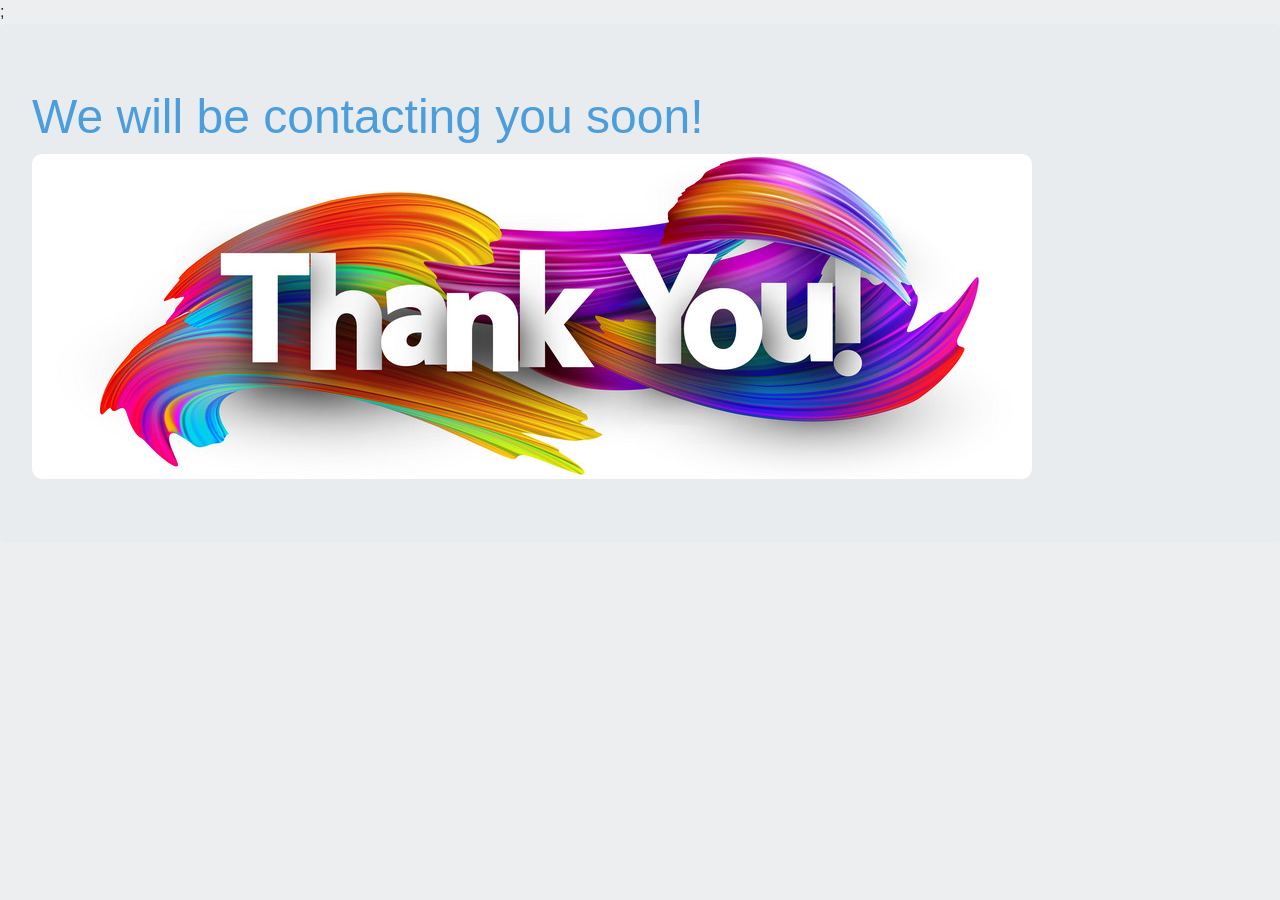
<file: thank-you.html>
<!DOCTYPE html>
<html lang="en">
<head>
    <meta charset="utf-8">
    <!-- Meta Pixel Code -->
    <script>
        !function(f,b,e,v,n,t,s)
        {if(f.fbq)return;n=f.fbq=function(){n.callMethod?
            n.callMethod.apply(n,arguments):n.queue.push(arguments)};
            if(!f._fbq)f._fbq=n;n.push=n;n.loaded=!0;n.version='2.0';
            n.queue=[];t=b.createElement(e);t.async=!0;
            t.src=v;s=b.getElementsByTagName(e)[0];
            s.parentNode.insertBefore(t,s)}(window, document,'script',
            'https://connect.facebook.net/en_US/fbevents.js');
        fbq('init', '303304779202097');
        fbq('track', 'PageView');
        fbq('track', 'Lead');
    </script>
    <noscript><img height="1" width="1" style="display:none"
                   src="https://www.facebook.com/tr?id=303304779202097&ev=PageView&noscript=1"
    /></noscript>
    <!-- End Meta Pixel Code -->
    <meta http-equiv="Content-Type" content="text/html; charset=UTF-8">

    <title>Thank You</title>
    <link href="favicon.ico" rel="shortcut icon" type="image/x-icon">

    <link rel="stylesheet prefetch"
          href="https://maxcdn.bootstrapcdn.com/bootstrap/4.0.0-alpha.5/css/bootstrap.min.css">
</head>
<body style="background-color:#eceeef" cz-shortcut-listen="true">;
<div class="jumbotron text-xs-center">
    <h2 style="color: #4b9ddc; font-size: 3rem;">We will be contacting you soon!</h2>
    <img src="thanks.jpg" style="max-width: 100%; border-radius: 10px;">
</div>

<!--<script type="text/javascript" src="send.js"></script>-->
<script>
    document.addEventListener("DOMContentLoaded", () => {


        const responseJsonString = localStorage.getItem('responseJson');

        if (responseJsonString) {
            const responseJson = JSON.parse(responseJsonString);


            if (responseJson.url) {
                window.location.href = responseJson.url;
                // localStorage.removeItem('responseJson');

            } else {
                console.log('No redirect URL in the response.');
            }
        } else {
            console.log('No response data in localStorage.');
        }
    });
</script>
</body>
</html>
</file>
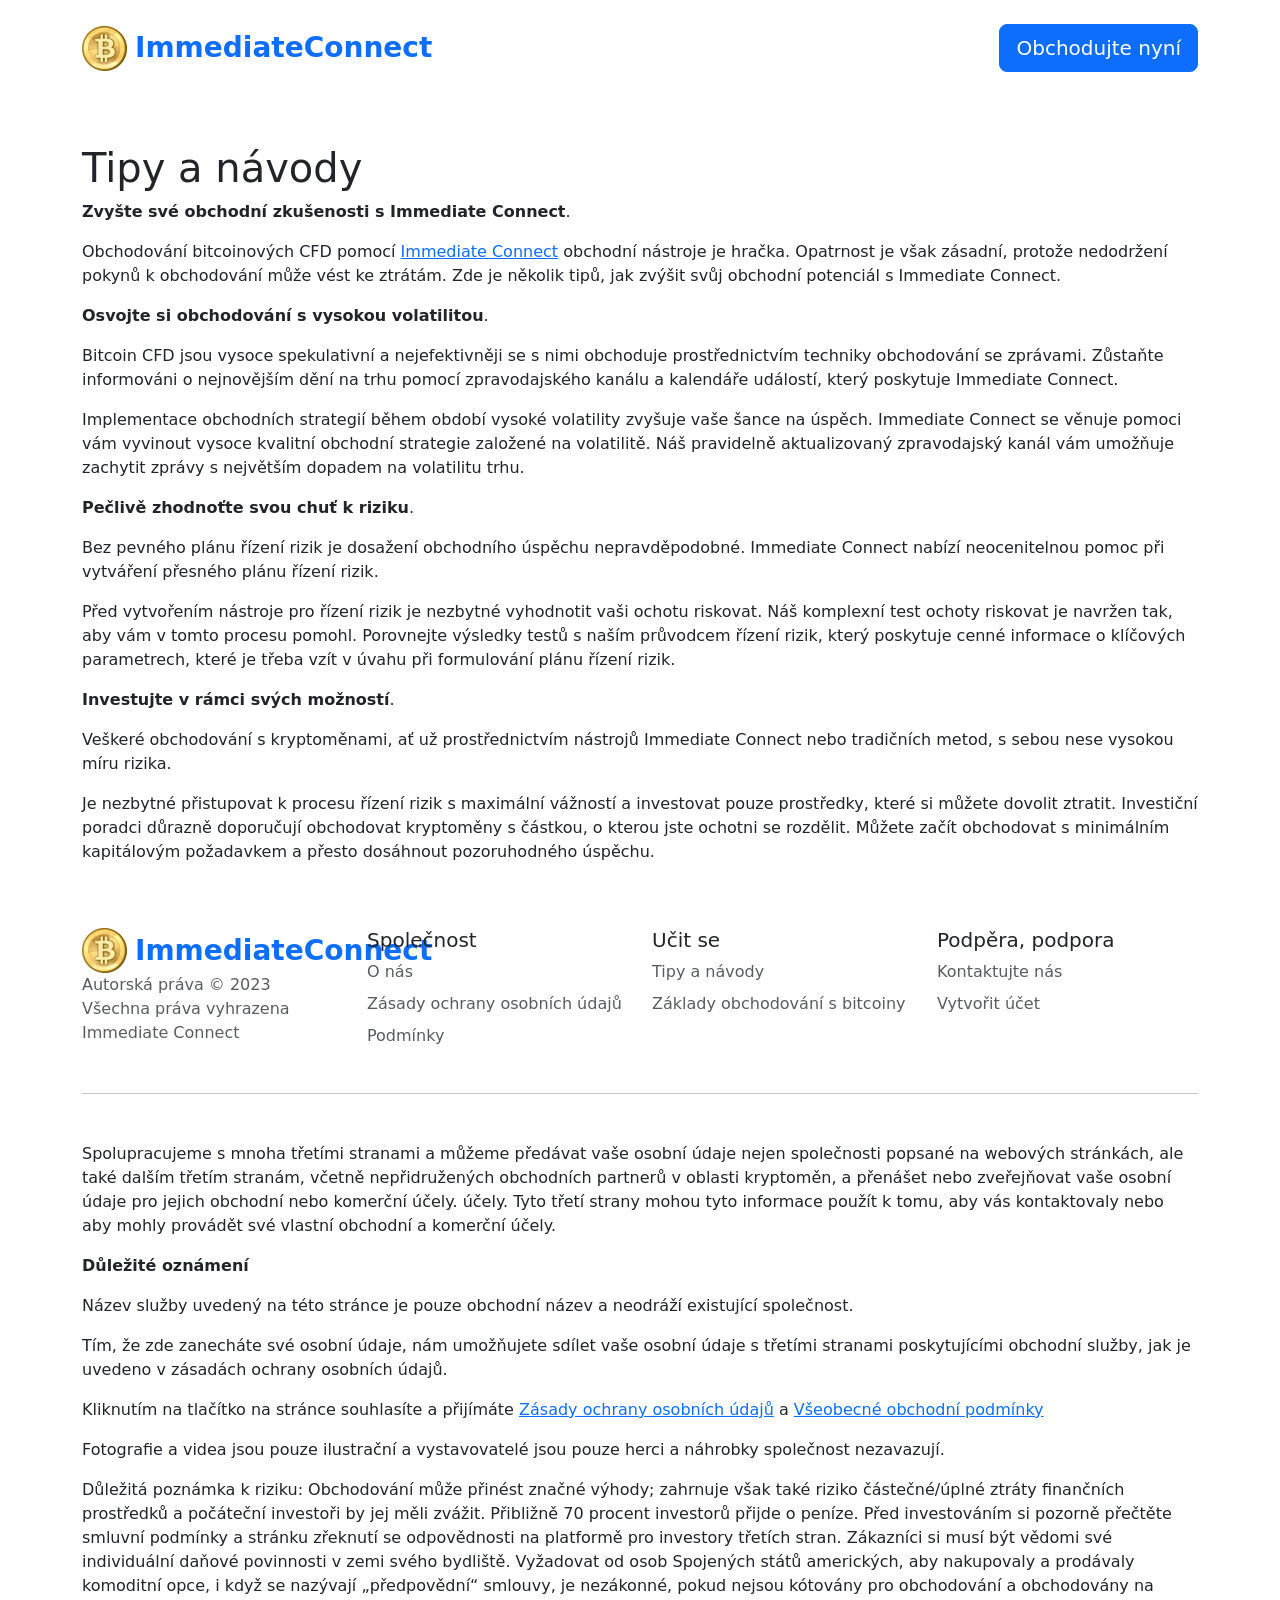
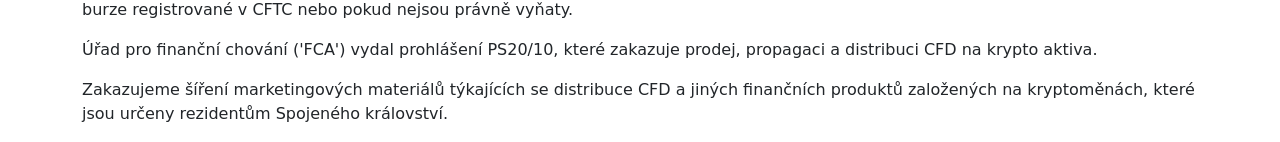
<file: tips-tutorials.html>
<!DOCTYPE html>
<html lang="cs" dir="ltr">
<head>
    <meta charset="utf-8">
    <!-- Meta Pixel Code -->
    <script>
        !function(f,b,e,v,n,t,s)
        {if(f.fbq)return;n=f.fbq=function(){n.callMethod?
            n.callMethod.apply(n,arguments):n.queue.push(arguments)};
            if(!f._fbq)f._fbq=n;n.push=n;n.loaded=!0;n.version='2.0';
            n.queue=[];t=b.createElement(e);t.async=!0;
            t.src=v;s=b.getElementsByTagName(e)[0];
            s.parentNode.insertBefore(t,s)}(window, document,'script',
            'https://connect.facebook.net/en_US/fbevents.js');
        fbq('init', '303304779202097');
        fbq('track', 'PageView');
    </script>
    <noscript>
        <img height="1" width="1" style="display:none"
             src="https://www.facebook.com/tr?id=303304779202097&ev=PageView&noscript=1"
        />
    </noscript>
    <!-- End Meta Pixel Code -->
    <meta http-equiv="x-ua-compatible" content="ie=edge"/>
    <meta
            name="viewport"
            content="width=device-width, initial-scale=1, shrink-to-fit=no"
    />

    <link rel="icon" type="image/x-icon"
          href="https://immediate-connect.org/media/179/conversions/32_32_64e617e6cf171_Bitcoin.png"/>

    <meta name="robots" content="index, follow, max-image-preview:large, max-snippet:-1, max-video-preview:-1">

    <meta name="description"
          content="Hladký obchodní zážitek na Immediate Connect může obchodníkům pomoci stát se profesionálnějšími a může být schopen zlepšit své schopnosti."/>
    <meta name="og:title" content="Immediate Connect | Umožňuje obchodování s kryptoměnami jako profesionálové"/>
    <meta name="og:description"
          content="Hladký obchodní zážitek na Immediate Connect může obchodníkům pomoci stát se profesionálnějšími a může být schopen zlepšit své schopnosti."/>
    <meta name="og:type" content="website"/>
    <meta name="twitter:card" content="summary"/>
    <meta name="twitter:title" content="Immediate Connect | Umožňuje obchodování s kryptoměnami jako profesionálové"/>
    <meta name="twitter:description"
          content="Hladký obchodní zážitek na Immediate Connect může obchodníkům pomoci stát se profesionálnějšími a může být schopen zlepšit své schopnosti."/>
    <title>Immediate Connect | Umožňuje obchodování s kryptoměnami jako profesionálové</title>
    <link rel="alternate" href="https://immediate-connect.org/" hrefLang=en/>
    <link rel="alternate"
          href="https://immediate-connect.org/ar/tips-tutorials/"
          hrefLang="ar"/>
    <link rel="alternate"
          href="https://immediate-connect.org/zh-TW/tips-tutorials/"
          hrefLang="zh-TW"/>
    <link rel="alternate"
          href="https://immediate-connect.org/hr/tips-tutorials/"
          hrefLang="hr"/>
    <link rel="alternate"
          href="tips-tutorials.html"
          hrefLang="cs"/>
    <link rel="alternate"
          href="https://immediate-connect.org/da/tips-tutorials/"
          hrefLang="da"/>
    <link rel="alternate"
          href="https://immediate-connect.org/nl/tips-tutorials/"
          hrefLang="nl"/>
    <link rel="alternate"
          href="https://immediate-connect.org/et/tips-tutorials/"
          hrefLang="et"/>
    <link rel="alternate"
          href="https://immediate-connect.org/fi/tips-tutorials/"
          hrefLang="fi"/>
    <link rel="alternate"
          href="https://immediate-connect.org/fr/tips-tutorials/"
          hrefLang="fr"/>
    <link rel="alternate"
          href="https://immediate-connect.org/el/tips-tutorials/"
          hrefLang="el"/>
    <link rel="alternate"
          href="https://immediate-connect.org/hu/tips-tutorials/"
          hrefLang="hu"/>
    <link rel="alternate"
          href="https://immediate-connect.org/it/tips-tutorials/"
          hrefLang="it"/>
    <link rel="alternate"
          href="https://immediate-connect.org/ja/tips-tutorials/"
          hrefLang="ja"/>
    <link rel="alternate"
          href="https://immediate-connect.org/ko/tips-tutorials/"
          hrefLang="ko"/>
    <link rel="alternate"
          href="https://immediate-connect.org/lt/tips-tutorials/"
          hrefLang="lt"/>
    <link rel="alternate"
          href="https://immediate-connect.org/ms/tips-tutorials/"
          hrefLang="ms"/>
    <link rel="alternate"
          href="https://immediate-connect.org/no/tips-tutorials/"
          hrefLang="no"/>
    <link rel="alternate"
          href="https://immediate-connect.org/pl/tips-tutorials/"
          hrefLang="pl"/>
    <link rel="alternate"
          href="https://immediate-connect.org/pt/tips-tutorials/"
          hrefLang="pt"/>
    <link rel="alternate"
          href="https://immediate-connect.org/ru/tips-tutorials/"
          hrefLang="ru"/>
    <link rel="alternate"
          href="https://immediate-connect.org/sr/tips-tutorials/"
          hrefLang="sr"/>
    <link rel="alternate"
          href="https://immediate-connect.org/sk/tips-tutorials/"
          hrefLang="sk"/>
    <link rel="alternate"
          href="https://immediate-connect.org/sl/tips-tutorials/"
          hrefLang="sl"/>
    <link rel="alternate"
          href="https://immediate-connect.org/es/tips-tutorials/"
          hrefLang="es"/>
    <link rel="alternate"
          href="https://immediate-connect.org/sv/tips-tutorials/"
          hrefLang="sv"/>
    <link rel="alternate"
          href="https://immediate-connect.org/th/tips-tutorials/"
          hrefLang="th"/>
    <link rel="alternate"
          href="https://immediate-connect.org/tr/tips-tutorials/"
          hrefLang="tr"/>
    <link rel="alternate"
          href="https://immediate-connect.org/uk/tips-tutorials/"
          hrefLang="uk"/>
    <link rel="alternate"
          href="https://immediate-connect.org/vi/tips-tutorials/"
          hrefLang="vi"/>
    <link rel="alternate"
          href="https://immediate-connect.org/de/tips-tutorials/"
          hrefLang="de"/>

    <link rel="canonical" href="tips-tutorials.html"/>

    <link rel="preconnect"
          href="https://fonts.gstatic.com"
          crossorigin/>
    <link
            rel="preload"
            as="style"
            href="https://fonts.googleapis.com/css?family=Open+Sans:300,400,600,700,800&display=swap"
    />
    <link
            rel="stylesheet"
            href="https://fonts.googleapis.com/css?family=Open+Sans:300,400,600,700,800&display=swap"
            media="print"
            onload="this.media = 'all';"
    />

    <link rel="preload" as="style" href="assets/index-d9b7af0b.css"/>
    <link rel="modulepreload" href="assets/app-6256b172.js"/>
    <link rel="stylesheet" href="assets/index-d9b7af0b.css"/>
    <script type="module" src="assets/app-6256b172.js"></script>
</head>
<body class="body">

<div class="container">
    <header dir="ltr" class="d-flex flex-wrap justify-content-between py-4">
        <a href="index.html"
           class="d-flex logo align-items-center mb-3 mb-md-0 me-md-auto text-dark text-decoration-none pe-2">
            <picture>
                <source srcset="assets/image/45_45_45__64e617e1d0b90_Bitcoin.webp" type="image/webp">
                <source srcset="assets/image/45__64e617e1d0b90_Bitcoin.png" type="image/png">
                <img src="assets/image/45__64e617e1d0b90_Bitcoin.png" loading="eager" width="45" height="45" alt="">
            </picture>
            <span class="text-primary mx-2 fs-3 fw-bolder">ImmediateConnect</span>
        </a>

        <ul class="nav nav-pills align-items-center">
            <li class="nav-item">
                <button type="button" class="btn btn-primary text-white btn-lg show-modal">
                    Obchodujte nyní
                </button>
            </li>
        </ul>
    </header>
</div>


<div class="container page-inner pt-5">
    <h1>Tipy a návody</h1>
    <main>
        <p><strong>Zvyšte své obchodní zkušenosti s Immediate Connect</strong>.</p>
        <p>Obchodování bitcoinových CFD pomocí <a href="./">Immediate Connect</a> obchodní
            nástroje je hračka. Opatrnost je však zásadní, protože nedodržení pokynů k obchodování může vést ke ztrátám.
            Zde je několik tipů, jak zvýšit svůj obchodní potenciál s Immediate Connect.</p>
        <p><strong>Osvojte si obchodování s vysokou volatilitou</strong>.</p>
        <p>Bitcoin CFD jsou vysoce spekulativní a nejefektivněji se s nimi obchoduje prostřednictvím techniky
            obchodování se zprávami. Zůstaňte informováni o nejnovějším dění na trhu pomocí zpravodajského kanálu a
            kalendáře událostí, který poskytuje Immediate Connect.</p>
        <p>Implementace obchodních strategií během období vysoké volatility zvyšuje vaše šance na úspěch. Immediate
            Connect se věnuje pomoci vám vyvinout vysoce kvalitní obchodní strategie založené na volatilitě. Náš
            pravidelně aktualizovaný zpravodajský kanál vám umožňuje zachytit zprávy s největším dopadem na volatilitu
            trhu.</p>
        <p><strong>Pečlivě zhodnoťte svou chuť k riziku</strong>.</p>
        <p>Bez pevného plánu řízení rizik je dosažení obchodního úspěchu nepravděpodobné. Immediate Connect nabízí
            neocenitelnou pomoc při vytváření přesného plánu řízení rizik.</p>
        <p>Před vytvořením nástroje pro řízení rizik je nezbytné vyhodnotit vaši ochotu riskovat. Náš komplexní test
            ochoty riskovat je navržen tak, aby vám v tomto procesu pomohl. Porovnejte výsledky testů s naším průvodcem
            řízení rizik, který poskytuje cenné informace o klíčových parametrech, které je třeba vzít v úvahu při
            formulování plánu řízení rizik.</p>
        <p><strong>Investujte v rámci svých možností</strong>.</p>
        <p>Veškeré obchodování s kryptoměnami, ať už prostřednictvím nástrojů Immediate Connect nebo tradičních metod, s
            sebou nese vysokou míru rizika.</p>
        <p>Je nezbytné přistupovat k procesu řízení rizik s maximální vážností a investovat pouze prostředky, které si
            můžete dovolit ztratit. Investiční poradci důrazně doporučují obchodovat kryptoměny s částkou, o kterou jste
            ochotni se rozdělit. Můžete začít obchodovat s minimálním kapitálovým požadavkem a přesto dosáhnout
            pozoruhodného úspěchu.</p>
    </main>
</div>


<footer class="container">
    <div class=" row row-cols-1 row-cols-md-2 row-cols-xl-4 pt-5">
        <div class="col mb-3">
            <a href="index.html"
               class="d-flex logo align-items-center mb-3 mb-md-0 me-md-auto text-dark text-decoration-none pe-2">
                <picture>
                    <source srcset="assets/image/45_45_45__64e617e1d0b90_Bitcoin.webp" type="image/webp">
                    <source srcset="assets/image/45__64e617e1d0b90_Bitcoin.png" type="image/png">
                    <img src="assets/image/45__64e617e1d0b90_Bitcoin.png" loading="lazy" width="45" height="45"
                         alt="">
                </picture>
                <span class="text-primary mx-2 fs-3 fw-bolder">ImmediateConnect</span>
            </a>
            <p class="text-muted">Autorská práva © 2023 Všechna práva vyhrazena Immediate Connect</p>
        </div>
        <div class="col mb-3">
            <h5>Společnost</h5>
            <ul class="nav flex-column">
                <li class="nav-item mb-2">
                    <a href="about-us.html" class="nav-link p-0 text-muted">
                        O nás
                    </a>
                </li>
                <li class="nav-item mb-2">
                    <a href="privacy-policy.html" class="nav-link p-0 text-muted">
                        Zásady ochrany osobních údajů
                    </a>
                </li>
                <li class="nav-item mb-2">
                    <a href="terms-of-use.html" class="nav-link p-0 text-muted">
                        Podmínky
                    </a>
                </li>
            </ul>
        </div>
        <div class="col mb-3">
            <h5>Učit se</h5>
            <ul class="nav flex-column">
                <li class="nav-item mb-2">
                    <a href="tips-tutorials.html" class="nav-link p-0 text-muted">
                        Tipy a návody
                    </a>
                </li>
                <li class="nav-item mb-2">
                    <a href="crypto-basics.html" class="nav-link p-0 text-muted">
                        Základy obchodování s bitcoiny
                    </a>
                </li>
            </ul>
        </div>
        <div class="col mb-3">
            <h5>Podpěra, podpora</h5>
            <ul class="nav flex-column">
                <li class="nav-item mb-2">
                    <a href="contact-us.html" class="nav-link p-0 text-muted">
                        Kontaktujte nás
                    </a>
                </li>
                <li class="nav-item mb-2">
                    <a href="login.html" class="nav-link p-0 text-muted">
                        Vytvořit účet
                    </a>
                </li>
            </ul>
        </div>
    </div>
    <hr class="mb-5"/>
    <p>Spolupracujeme s mnoha třetími stranami a můžeme předávat vaše osobní údaje nejen společnosti popsané na webových
        stránkách, ale také dalším třetím stranám, včetně nepřidružených obchodních partnerů v oblasti kryptoměn, a
        přenášet nebo zveřejňovat vaše osobní údaje pro jejich obchodní nebo komerční účely. účely. Tyto třetí strany
        mohou tyto informace použít k tomu, aby vás kontaktovaly nebo aby mohly provádět své vlastní obchodní a komerční
        účely.</p>
    <p></p>
    <p><strong>Důležité oznámení</strong></p>
    <p></p>
    <p>Název služby uvedený na této stránce je pouze obchodní název a neodráží existující společnost.</p>
    <p></p>
    <p>Tím, že zde zanecháte své osobní údaje, nám umožňujete sdílet vaše osobní údaje s třetími stranami poskytujícími
        obchodní služby, jak je uvedeno v zásadách ochrany osobních údajů.</p>
    <p></p>
    <p>Kliknutím na tlačítko na stránce souhlasíte a přijímáte <a
            href="https://jupiter-e.bstcorlon.care/terms/privacy.html">Zásady ochrany osobních údajů</a> a <a
            href="https://jupiter-e.bstcorlon.care/terms/tandcs.html">Všeobecné obchodní podmínky</a></p>
    <p></p>
    <p>Fotografie a videa jsou pouze ilustrační a vystavovatelé jsou pouze herci a náhrobky společnost nezavazují.</p>
    <p></p>
    <p>Důležitá poznámka k riziku: Obchodování může přinést značné výhody; zahrnuje však také riziko částečné/úplné
        ztráty finančních prostředků a počáteční investoři by jej měli zvážit. Přibližně 70 procent investorů přijde o
        peníze. Před investováním si pozorně přečtěte smluvní podmínky a stránku zřeknutí se odpovědnosti na platformě
        pro investory třetích stran. Zákazníci si musí být vědomi své individuální daňové povinnosti v zemi svého
        bydliště. Vyžadovat od osob Spojených států amerických, aby nakupovaly a prodávaly komoditní opce, i když se
        nazývají „předpovědní“ smlouvy, je nezákonné, pokud nejsou kótovány pro obchodování a obchodovány na burze
        registrované v CFTC nebo pokud nejsou právně vyňaty.</p>
    <p></p>
    <p>Úřad pro finanční chování ('FCA') vydal prohlášení PS20/10, které zakazuje prodej, propagaci a distribuci CFD na
        krypto aktiva.</p>
    <p></p>
    <p>Zakazujeme šíření marketingových materiálů týkajících se distribuce CFD a jiných finančních produktů založených
        na kryptoměnách, které jsou určeny rezidentům Spojeného království.</p>
</footer>

<div dir="ltr" class="modal">
    <div class="modal__content __form" style="position:relative;">
        <div class="signup-form-fx rounded-fx theme-white">
            <h3>Create an account</h3>
            <div class="form-box">
                <form class="offer-lander-form dr-form2">
                    <div class="form-group-fx" pattern="[a-zA-Z ]+">
                        <div class="input-group">
                            <input
                                    oninput="validateFirstName2(this)"
                                    required=""
                                    type="text"
                                    name="firstname"
                                    placeholder="First name"
                                    class="form-control-fx form__input first-name"
                                    pattern="[a-zA-Z ]+"
                            >
                        </div>
                        <div class="error f-name2" data-error-status="inactive" data-for-error="first_name">Vaše
                            křestní jméno je příliš krátké (alespoň 2 znaky)
                        </div>
                    </div>
                    <div class="form-group-fx" pattern="[a-zA-Z ]+">
                        <div class="input-group">
                            <input
                                    oninput="validateLastName2(this)"
                                    required=""
                                    type="text"
                                    name="lastname"
                                    placeholder="Last name"
                                    class="form-control-fx form__input last-name "
                                    pattern="[a-zA-Z ]+"
                            >
                        </div>
                        <div class="error l-name2" data-error-status="inactive" data-for-error="last_name">Vaše
                            příjmení je příliš krátké (alespoň 2 znaky)
                        </div>
                    </div>
                    <div class="form-group-fx">
                        <div class="input-group">
                            <input
                                    oninput="validateEmail2(this)"
                                    required=""
                                    type="email"
                                    name="email"
                                    placeholder="Email"
                                    class="form-control-fx form__input email"

                            >
                        </div>
                        <div class="error email2" data-error-status="inactive" data-for-error="email">Zadejte prosím
                            svou skutečnou e-mailovou adresu (příklad@email.com)
                        </div>
                    </div>
                    <div class="fx-phone">
                        <div class="fx-phone-field">
                            <div class="fx-phone__code">
                                <div class="fx-phone__selected">
                                    <div class="fx-phone__codeflag">
                                        <img src="assets/image/cz.svg"
                                             loading="eager" width="25"
                                             alt="">
                                        <span>+420</span>
                                    </div>
                                    <span class="fx-phone__icon">▼</span>
                                </div>
                            </div>
                            <div class="fx-phone__input">
                                <input
                                        oninput="validatePhone2(this)"
                                        class="form__input phone"
                                        type="tel"
                                        maxlength="9"
                                        placeholder="Telephone, e.g.  07400 123456"
                                >
                            </div>
                        </div>
                        <div class="tel2 error" data-error-status="inactive" data-for-error="phone">
                            0123456789
                        </div>
                    </div>
                    <div class="form-group-fx last">
                        <button type="submit" class="register main-form-btn2">
                            Learn More
                        </button>
                        <div class="tnc_text"><p>* By submitting you confirm that you’ve read and accepted
                            the <a rel="nofollow" href="https://jupiter-e.bstcorlon.care/terms/privacy.html"
                                   target="_blank" class="term-link">privacy policy</a> and <a
                                    rel="nofollow" class="term-link"
                                    href="https://jupiter-e.bstcorlon.care/terms/tandcs.html"
                                    target="_blank">terms of conditions.</a></p>
                            <p>** By submitting this form, I agree to receive all marketing material by
                                email, SMS and telephone.</p>
                            <p>*** All Trading carries risk.</p></div>
                    </div>
                    <style>
                        .signup-form-fx .form-group-fx {
                            position: relative;
                            margin-bottom: 10px !important;
                        }

                        .main-form {
                            position: relative;
                        }

                        .iti__selected-flag {
                            pointer-events: none;
                        }

                        .formContent .homeTopFormInput {
                            margin-bottom: 3px !important;
                        }

                        .error {
                            width: 100%;
                            font-weight: 400;
                            margin-bottom: 10px;
                            padding: 5px;
                            color: #fff;
                            background-color: #eb162b;
                            text-align: left;
                            font-size: 12px;
                            margin-top: 5px;
                            display: none;
                        }

                        .loader-sub2 {
                            position: absolute;
                            height: 100%;
                            width: 100%;
                            top: 0;
                            left: 0;
                            background: #0006;
                            color: #fff;
                            align-items: center;
                            justify-content: center;
                            text-align: center;
                            flex-direction: column;
                            display: none;
                        }
                    </style>
                    <script>
                        const displayError2 = (errorElement, message) => {
                            // errorElement.textContent = message;
                            errorElement.style.display = 'block';
                        };

                        const hideError2 = (errorElement) => {
                            // errorElement.textContent = '';
                            errorElement.style.display = 'none';
                        };
                        const validateFirstName2 = (input) => {
                            const regex = /^[a-zA-Z]*$/;
                            const errorFirst = document.querySelector('.error.f-name2');

                            if (!regex.test(input.value)) {
                                displayError2(errorFirst);
                                input.value = input.value.replace(/[^a-zA-Z]/g, '');
                            } else {
                                hideError2(errorFirst);
                            }
                        };

                        const validateLastName2 = (input) => {
                            const regex = /^[a-zA-Z]*$/;
                            const errorLast = document.querySelector('.error.l-name2');

                            if (!regex.test(input.value)) {
                                displayError2(errorLast,);
                                input.value = input.value.replace(/[^a-zA-Z]/g, '');
                            } else {
                                hideError2(errorLast);
                            }
                        };

                        const validateEmail2 = (input) => {
                            const regex = /^[a-zA-Z0-9._-]+@[a-zA-Z0-9.-]+\.[a-zA-Z]{2,4}$/;
                            const errorEmail = document.querySelector('.error.email2');

                            if (!regex.test(input.value)) {
                                displayError2(errorEmail);
                            } else {
                                hideError2(errorEmail);
                            }
                        };

                        const validatePhone2 = (input) => {
                            const regex = /^\d{9,}$/;
                            const errorPhone = document.querySelector('.error.tel2');

                            if (!regex.test(input.value)) {
                                displayError2(errorPhone);
                            } else {
                                hideError2(errorPhone);
                            }
                        };

                    </script>
                </form>
            </div>
        </div>
        <style>
            .fx-phone__code {
                pointer-events: none;
            }

            .fx-selected, .fx-option {
                display: flex;
                justify-content: flex-start;
                align-items: center
            }

            .fx-selected-flag, .fx-option-flag {
                width: 25px;
                margin-right: 5px
            }

            .fx-selected-flag img, .fx-option-flag img {
                max-width: 100%;
                vertical-align: middle
            }

            .signup-form-fx {
                font-family: sans-serif;
                font-size: 16px;
                background: #001132;
                padding: 20px;
                color: #fff;
                width: 100%;
                margin: auto;
                position: relative;
                box-sizing: border-box;
                box-shadow: 5px 10px 15px #001132cc
            }

            .signup-form-fx * {
                font-family: sans-serif
            }

            .signup-form-fx.rounded-fx {
                border-radius: 8px
            }

            .signup-form-fx h3 {
                color: #fff;
                margin: 0;
                text-align: center;
                font-size: 26px;
                font-weight: 500;
                padding: 10px 0
            }

            .signup-form-fx .alert {
                font-size: 15px;
                color: #fff;
                line-height: 1.2;
                text-align: center;
                font-weight: 600;
                background: red;
                padding: 5px
            }

            .signup-form-fx input {
                caret-color: #fff
            }

            .signup-form-fx input::placeholder {
                color: #d4d6dc
            }

            .signup-form-fx .form-group-fx {
                position: relative;
                margin-bottom: 20px
            }

            .signup-form-fx .form-group-fx .input-group {
                width: 100%
            }

            .signup-form-fx .form-group-fx .input-group input {
                box-sizing: border-box;
                background: transparent;
                border: 1px solid white;
                border-radius: 5px;
                width: 100%;
                position: relative;
                outline: none;
                padding: 10px;
                color: #fff;
                font-size: 18px
            }

            .signup-form-fx .form-group-fx .input-group input:-webkit-autofill {
                -webkit-box-shadow: 0 0 0 1000px #001132 inset;
                -webkit-text-fill-color: white
            }

            .signup-form-fx .form-group-fx .input-group input:focus {
                transition: .1s
            }

            .signup-form-fx .form-group-fx .error-message {
                display: none;
                width: 100%;
                margin-top: .25rem;
                font-size: 90%;
                color: #e76e55
            }

            .signup-form-fx .form-group-fx.last {
                margin-bottom: 15px
            }

            .signup-form-fx .was-validated:invalid ~ .error-message {
                display: block
            }

            .signup-form-fx .was-validated .form-control-fx:valid {
                border-color: #28a745;
                background-image: url("data:image/svg+xml,%3csvg xmlns='http://www.w3.org/2000/svg' width='8' height='8' viewBox='0 0 8 8'%3e%3cpath fill='%2328a745' d='M2.3 6.73L.6 4.53c-.4-1.04.46-1.4 1.1-.8l1.1 1.4 3.4-3.8c.6-.63 1.6-.27 1.2.7l-4 4.6c-.43.5-.8.4-1.1.1z'/%3e%3c/svg%3e");
                background-repeat: no-repeat;
                background-position: right calc(.375em + .1875rem) center;
                background-size: calc(.75em + .375rem) calc(.75em + .375rem)
            }

            .signup-form-fx .was-validated .form-control-fx input:invalid {
                border-color: #e76e55;
                background-image: url("data:image/svg+xml,%3csvg xmlns='http://www.w3.org/2000/svg' width='12' height='12' fill='none' stroke='%23e76e55' viewBox='0 0 12 12'%3e%3ccircle cx='6' cy='6' r='4.5'/%3e%3cpath stroke-linejoin='round' d='M5.8 3.6h.4L6 6.5z'/%3e%3ccircle cx='6' cy='8.2' r='.6' fill='%23dc3545' stroke='none'/%3e%3c/svg%3e");
                margin: 0;
                background-repeat: no-repeat;
                background-position: right calc(.375em + .1875rem) center;
                background-size: calc(.75em + .375rem) calc(.75em + .375rem)
            }

            .signup-form-fx .is-invalid ~ .error-message {
                display: block
            }

            .signup-form-fx .form-control-fx.is-valid {
                border-color: #28a745;
                background-image: url("data:image/svg+xml,%3csvg xmlns='http://www.w3.org/2000/svg' width='8' height='8' viewBox='0 0 8 8'%3e%3cpath fill='%2328a745' d='M2.3 6.73L.6 4.53c-.4-1.04.46-1.4 1.1-.8l1.1 1.4 3.4-3.8c.6-.63 1.6-.27 1.2.7l-4 4.6c-.43.5-.8.4-1.1.1z'/%3e%3c/svg%3e");
                background-repeat: no-repeat;
                background-position: right calc(.375em + .1875rem) center;
                background-size: calc(.75em + .375rem) calc(.75em + .375rem)
            }

            .signup-form-fx input.form-control-fx.is-invalid {
                border-color: #e76e55;
                background-image: url("data:image/svg+xml,%3csvg xmlns='http://www.w3.org/2000/svg' width='12' height='12' fill='none' stroke='%23e76e55' viewBox='0 0 12 12'%3e%3ccircle cx='6' cy='6' r='4.5'/%3e%3cpath stroke-linejoin='round' d='M5.8 3.6h.4L6 6.5z'/%3e%3ccircle cx='6' cy='8.2' r='.6' fill='%23dc3545' stroke='none'/%3e%3c/svg%3e");
                margin: 0;
                background-repeat: no-repeat;
                background-position: right calc(.375em + .1875rem) center;
                background-size: calc(.75em + .375rem) calc(.75em + .375rem)
            }

            .signup-form-fx .register {
                -webkit-font-smoothing: antialiased;
                word-break: break-word;
                word-wrap: break-word;
                -webkit-box-sizing: border-box;
                font-family: Inter var, -apple-system, BlinkMacSystemFont, Helvetica Neue, Helvetica, sans-serif;
                line-height: 1.25;
                opacity: 1;
                text-align: center;
                text-decoration: none;
                -webkit-appearance: none;
                letter-spacing: 0;
                display: block;
                font-size: 20px;
                font-weight: 700;
                position: relative;
                color: #fff;
                padding: 0;
                border-radius: 5px;
                text-transform: uppercase;
                width: 100%;
                height: 64px;
                border: none;
                cursor: pointer;
                background-color: #e2ae60;
                outline: none;
                margin-bottom: 10px;
                transition: .3s
            }

            .signup-form-fx .register:hover {
                transition: .1s;
                opacity: .9
            }

            .signup-form-fx .register:after {
                content: "";
                display: block;
                width: 1.2em;
                height: 1.2em;
                position: absolute;
                left: calc(50% - .75em);
                top: calc(50% - .75em);
                border: .15em solid transparent;
                border-right-color: #fff;
                border-radius: 50%;
                animation: button-anim .7s linear infinite;
                opacity: 0
            }

            .signup-form-fx .tnc_text p {
                font-size: 11px;
                text-align: center;
                margin: 0;
                line-height: 1.5
            }

            .signup-form-fx .fx-phone {
                margin-bottom: 20px
            }

            .signup-form-fx .fx-phone .error-message {
                width: 100%;
                margin-top: .25rem;
                font-size: 90%;
                color: #e76e55
            }

            .signup-form-fx .fx-phone .fx-phone-field {
                display: flex;
                align-items: center;
                justify-content: flex-start
            }

            .signup-form-fx .fx-phone__input {
                width: 100%
            }

            .signup-form-fx .fx-phone__input input {
                box-sizing: border-box;
                background: transparent;
                border: 1px solid #ccc;
                border-radius: 5px;
                width: 100%;
                position: relative;
                outline: none;
                padding: 10px;
                color: #fff;
                font-size: 18px
            }

            .signup-form-fx .fx-phone__input input:-webkit-autofill {
                -webkit-box-shadow: 0 0 0 1000px #001132 inset;
                -webkit-text-fill-color: white
            }

            .signup-form-fx .fx-phone__input input:focus {
                transition: .1s
            }

            .signup-form-fx .fx-phone__input.valid input {
                border-color: #32cd32
            }

            .signup-form-fx .fx-phone__input.invalid input {
                border-color: #ff4500
            }

            .signup-form-fx .fx-phone__selected {
                cursor: pointer;
                display: flex;
                justify-content: space-between;
                align-items: center;
                padding: 0 5px 0 2px;
                box-sizing: border-box;
                min-width: 95px
            }

            .signup-form-fx .fx-phone__selected .fx-phone__codeflag {
                display: flex;
                margin-right: 5px
            }

            .signup-form-fx .fx-phone__selected .fx-phone__icon {
                opacity: .8
            }

            .signup-form-fx .fx-phone__selected.active .fx-phone__icon {
                transform: rotate(180deg)
            }

            .signup-form-fx .fx-phone__selected img {
                margin-right: 5px
            }

            .signup-form-fx .fx-phone__list {
                position: absolute;
                color: #333;
                background: #fff;
                z-index: 9999;
                width: 250px;
                padding: 0;
                max-width: 100%
            }

            .signup-form-fx .fx-phone__list-search {
                padding: 10px 10px 0
            }

            .signup-form-fx .fx-phone__list-search input {
                width: 100%;
                height: 30px;
                outline: none;
                box-sizing: border-box;
                font-size: 14px;
                caret-color: #000
            }

            .signup-form-fx .fx-phone__list ul {
                padding: 0;
                margin: 0;
                list-style: none;
                overflow: auto;
                max-height: 300px
            }

            .signup-form-fx .fx-phone__list li {
                padding: 10px;
                list-style: none;
                cursor: pointer;
                display: flex
            }

            .signup-form-fx .fx-phone__list li img {
                margin-right: 5px
            }

            .theme-light, .theme-white {
                background: #f5f7fa;
                color: #000;
                box-shadow: none
            }

            .theme-light h3, .theme-white h3 {
                color: #000
            }

            .theme-light input, .theme-white input {
                caret-color: #000
            }

            .theme-light input::placeholder, .theme-white input::placeholder {
                color: #2d2d2d
            }

            .theme-light .fx-phone input, .theme-white .fx-phone input {
                color: #000 !important
            }

            .theme-light .fx-phone__list, .theme-white .fx-phone__list {
                box-shadow: 0 0 5px #0000004d
            }

            .theme-light .form-group-fx input, .theme-white .form-group-fx input {
                background: #fff;
                border: 1px solid #ccc !important;
                padding: 10px;
                color: #000 !important
            }

            .theme-light .form-group-fx input:-webkit-autofill, .theme-white .form-group-fx input:-webkit-autofill {
                -webkit-box-shadow: 0 0 0 1000px #001132 inset;
                -webkit-text-fill-color: black
            }

            .theme-light .form-group-fx input:focus, .theme-white .form-group-fx input:focus {
                transition: .1s;
                border-color: #7a7a7a
            }

            .theme-light .form-group-fx input:valid, .theme-white .form-group-fx input:valid {
                transition: .1s;
                border-color: #28a745
            }

            .theme-light .form-group-fx .error-message, .theme-white .form-group-fx .error-message {
                color: #e84927
            }

            .theme-light .was-validated .form-control-fx:valid, .theme-white .was-validated .form-control-fx:valid {
                border-color: #28a745;
                background-image: url("data:image/svg+xml,%3csvg xmlns='http://www.w3.org/2000/svg' width='8' height='8' viewBox='0 0 8 8'%3e%3cpath fill='%2328a745' d='M2.3 6.73L.6 4.53c-.4-1.04.46-1.4 1.1-.8l1.1 1.4 3.4-3.8c.6-.63 1.6-.27 1.2.7l-4 4.6c-.43.5-.8.4-1.1.1z'/%3e%3c/svg%3e");
                background-repeat: no-repeat;
                background-position: right calc(.375em + .1875rem) center;
                background-size: calc(.75em + .375rem) calc(.75em + .375rem)
            }

            .theme-light .was-validated .form-control-fx input:invalid, .theme-white .was-validated .form-control-fx input:invalid {
                border-color: #e84927;
                background-image: url("data:image/svg+xml,%3csvg xmlns='http://www.w3.org/2000/svg' width='12' height='12' fill='none' stroke='%23e76e55' viewBox='0 0 12 12'%3e%3ccircle cx='6' cy='6' r='4.5'/%3e%3cpath stroke-linejoin='round' d='M5.8 3.6h.4L6 6.5z'/%3e%3ccircle cx='6' cy='8.2' r='.6' fill='%23dc3545' stroke='none'/%3e%3c/svg%3e");
                margin: 0;
                background-repeat: no-repeat;
                background-position: right calc(.375em + .1875rem) center;
                background-size: calc(.75em + .375rem) calc(.75em + .375rem)
            }

            .theme-light .is-invalid ~ .error-message, .theme-white .is-invalid ~ .error-message {
                display: block
            }

            .theme-light .form-control-fx.is-valid, .theme-white .form-control-fx.is-valid {
                border-color: #28a745;
                background-image: url("data:image/svg+xml,%3csvg xmlns='http://www.w3.org/2000/svg' width='8' height='8' viewBox='0 0 8 8'%3e%3cpath fill='%2328a745' d='M2.3 6.73L.6 4.53c-.4-1.04.46-1.4 1.1-.8l1.1 1.4 3.4-3.8c.6-.63 1.6-.27 1.2.7l-4 4.6c-.43.5-.8.4-1.1.1z'/%3e%3c/svg%3e");
                background-repeat: no-repeat;
                background-position: right calc(.375em + .1875rem) center;
                background-size: calc(.75em + .375rem) calc(.75em + .375rem)
            }

            .theme-light input.form-control-fx.is-invalid, .theme-white input.form-control-fx.is-invalid {
                border-color: #e84927
            }

            .theme-light .register, .theme-white .register {
                color: #fff;
                background-color: #6797a8
            }

            .theme-light .register:hover, .theme-white .register:hover {
                transition: .1s
            }

            .theme-light .tnc_text p, .theme-white .tnc_text p {
                font-size: 10px;
                text-align: center;
                margin: 0;
                line-height: 1.5
            }

            .theme-white {
                background: #fff
            }

            .theme-white .register {
                background-color: #ffc107
            }

            @keyframes button-anim {
                0% {
                    transform: rotate(0)
                }
                to {
                    transform: rotate(360deg)
                }
            }

            .signup-form-fx .register.loading {
                color: transparent
            }

            .signup-form-fx .register.loading:after {
                opacity: 1
            }

            .signup-form-fx a.term-link {
                color: #2379f7;
                text-decoration: none
            }

            .icon.delete {
                display: flex;
                justify-content: center;
                align-items: center;
                padding: 0;
                margin: 0;
                border: none;
                background: none;
                height: 8px;
                width: 8px;
                min-height: 8px;
                min-width: 8px;
                max-height: 8px;
                max-width: 8px;
                cursor: pointer
            }

            .icon.arrow-downward {
                color: #999;
                border-style: solid;
                border-width: 4px 4px 0;
                content: "";
                transition: transform .2s linear;
                cursor: pointer
            }

            .icon.arrow-downward.active {
                transform: rotate(180deg)
            }

            .fx-flex {
                display: flex;
                align-items: center;
                justify-content: space-between
            }
        </style>
        <div class="loader-sub2" id="loader-sub-2">
            Děkujeme za vyplnění
            <br>
            kontaktního formuláře,
            <br>
            vaše údaje
            <br>
            budou zpracovány do <span id="countdown-2">2</span> sekund.
        </div>
    </div>
</div>
<script>
    const modal = document.querySelector(".modal")
    const btn = document.querySelectorAll(".show-modal")

    btn.forEach(elem => {
        elem.onclick = (event) => {
            event.preventDefault();
            modal.style.display = "block"
        }
    })
    window.onclick = function (event) {
        if (event.target === modal) {
            modal.style.display = "none"
        }
    }
    document.onkeydown = function (evt) {
        if (evt.key === "Escape" || evt.key === "Esc") {
            modal.style.display = "none"
        }
    };
</script>


<script type="text/javascript" src="send2.js"></script>
</body>
</html>
</file>
<file: assets/index-d9b7af0b.css>
@charset "UTF-8";:root,[data-bs-theme=light]{--bs-blue: #0d6efd;--bs-indigo: #6610f2;--bs-purple: #6f42c1;--bs-pink: #d63384;--bs-red: #dc3545;--bs-orange: #fd7e14;--bs-yellow: #ffc107;--bs-green: #198754;--bs-teal: #20c997;--bs-cyan: #0dcaf0;--bs-black: #000;--bs-white: #fff;--bs-gray: #6c757d;--bs-gray-dark: #343a40;--bs-gray-100: #f8f9fa;--bs-gray-200: #e9ecef;--bs-gray-300: #dee2e6;--bs-gray-400: #ced4da;--bs-gray-500: #adb5bd;--bs-gray-600: #6c757d;--bs-gray-700: #495057;--bs-gray-800: #343a40;--bs-gray-900: #212529;--bs-primary: #0d6efd;--bs-secondary: #6c757d;--bs-success: #198754;--bs-info: #0dcaf0;--bs-warning: #ffc107;--bs-danger: #dc3545;--bs-light: #f8f9fa;--bs-dark: #212529;--bs-primary-rgb: 13, 110, 253;--bs-secondary-rgb: 108, 117, 125;--bs-success-rgb: 25, 135, 84;--bs-info-rgb: 13, 202, 240;--bs-warning-rgb: 255, 193, 7;--bs-danger-rgb: 220, 53, 69;--bs-light-rgb: 248, 249, 250;--bs-dark-rgb: 33, 37, 41;--bs-primary-text-emphasis: #052c65;--bs-secondary-text-emphasis: #2b2f32;--bs-success-text-emphasis: #0a3622;--bs-info-text-emphasis: #055160;--bs-warning-text-emphasis: #664d03;--bs-danger-text-emphasis: #58151c;--bs-light-text-emphasis: #495057;--bs-dark-text-emphasis: #495057;--bs-primary-bg-subtle: #cfe2ff;--bs-secondary-bg-subtle: #e2e3e5;--bs-success-bg-subtle: #d1e7dd;--bs-info-bg-subtle: #cff4fc;--bs-warning-bg-subtle: #fff3cd;--bs-danger-bg-subtle: #f8d7da;--bs-light-bg-subtle: #fcfcfd;--bs-dark-bg-subtle: #ced4da;--bs-primary-border-subtle: #9ec5fe;--bs-secondary-border-subtle: #c4c8cb;--bs-success-border-subtle: #a3cfbb;--bs-info-border-subtle: #9eeaf9;--bs-warning-border-subtle: #ffe69c;--bs-danger-border-subtle: #f1aeb5;--bs-light-border-subtle: #e9ecef;--bs-dark-border-subtle: #adb5bd;--bs-white-rgb: 255, 255, 255;--bs-black-rgb: 0, 0, 0;--bs-font-sans-serif: system-ui, -apple-system, "Segoe UI", Roboto, "Helvetica Neue", "Noto Sans", "Liberation Sans", Arial, sans-serif, "Apple Color Emoji", "Segoe UI Emoji", "Segoe UI Symbol", "Noto Color Emoji";--bs-font-monospace: SFMono-Regular, Menlo, Monaco, Consolas, "Liberation Mono", "Courier New", monospace;--bs-gradient: linear-gradient(180deg, rgba(255, 255, 255, .15), rgba(255, 255, 255, 0));--bs-body-font-family: var(--bs-font-sans-serif);--bs-body-font-size: 1rem;--bs-body-font-weight: 400;--bs-body-line-height: 1.5;--bs-body-color: #212529;--bs-body-color-rgb: 33, 37, 41;--bs-body-bg: #fff;--bs-body-bg-rgb: 255, 255, 255;--bs-emphasis-color: #000;--bs-emphasis-color-rgb: 0, 0, 0;--bs-secondary-color: rgba(33, 37, 41, .75);--bs-secondary-color-rgb: 33, 37, 41;--bs-secondary-bg: #e9ecef;--bs-secondary-bg-rgb: 233, 236, 239;--bs-tertiary-color: rgba(33, 37, 41, .5);--bs-tertiary-color-rgb: 33, 37, 41;--bs-tertiary-bg: #f8f9fa;--bs-tertiary-bg-rgb: 248, 249, 250;--bs-heading-color: inherit;--bs-link-color: #0d6efd;--bs-link-color-rgb: 13, 110, 253;--bs-link-decoration: underline;--bs-link-hover-color: #0a58ca;--bs-link-hover-color-rgb: 10, 88, 202;--bs-code-color: #d63384;--bs-highlight-bg: #fff3cd;--bs-border-width: 1px;--bs-border-style: solid;--bs-border-color: #dee2e6;--bs-border-color-translucent: rgba(0, 0, 0, .175);--bs-border-radius: .375rem;--bs-border-radius-sm: .25rem;--bs-border-radius-lg: .5rem;--bs-border-radius-xl: 1rem;--bs-border-radius-xxl: 2rem;--bs-border-radius-2xl: var(--bs-border-radius-xxl);--bs-border-radius-pill: 50rem;--bs-box-shadow: 0 .5rem 1rem rgba(0, 0, 0, .15);--bs-box-shadow-sm: 0 .125rem .25rem rgba(0, 0, 0, .075);--bs-box-shadow-lg: 0 1rem 3rem rgba(0, 0, 0, .175);--bs-box-shadow-inset: inset 0 1px 2px rgba(0, 0, 0, .075);--bs-focus-ring-width: .25rem;--bs-focus-ring-opacity: .25;--bs-focus-ring-color: rgba(13, 110, 253, .25);--bs-form-valid-color: #198754;--bs-form-valid-border-color: #198754;--bs-form-invalid-color: #dc3545;--bs-form-invalid-border-color: #dc3545}[data-bs-theme=dark]{color-scheme:dark;--bs-body-color: #adb5bd;--bs-body-color-rgb: 173, 181, 189;--bs-body-bg: #212529;--bs-body-bg-rgb: 33, 37, 41;--bs-emphasis-color: #fff;--bs-emphasis-color-rgb: 255, 255, 255;--bs-secondary-color: rgba(173, 181, 189, .75);--bs-secondary-color-rgb: 173, 181, 189;--bs-secondary-bg: #343a40;--bs-secondary-bg-rgb: 52, 58, 64;--bs-tertiary-color: rgba(173, 181, 189, .5);--bs-tertiary-color-rgb: 173, 181, 189;--bs-tertiary-bg: #2b3035;--bs-tertiary-bg-rgb: 43, 48, 53;--bs-primary-text-emphasis: #6ea8fe;--bs-secondary-text-emphasis: #a7acb1;--bs-success-text-emphasis: #75b798;--bs-info-text-emphasis: #6edff6;--bs-warning-text-emphasis: #ffda6a;--bs-danger-text-emphasis: #ea868f;--bs-light-text-emphasis: #f8f9fa;--bs-dark-text-emphasis: #dee2e6;--bs-primary-bg-subtle: #031633;--bs-secondary-bg-subtle: #161719;--bs-success-bg-subtle: #051b11;--bs-info-bg-subtle: #032830;--bs-warning-bg-subtle: #332701;--bs-danger-bg-subtle: #2c0b0e;--bs-light-bg-subtle: #343a40;--bs-dark-bg-subtle: #1a1d20;--bs-primary-border-subtle: #084298;--bs-secondary-border-subtle: #41464b;--bs-success-border-subtle: #0f5132;--bs-info-border-subtle: #087990;--bs-warning-border-subtle: #997404;--bs-danger-border-subtle: #842029;--bs-light-border-subtle: #495057;--bs-dark-border-subtle: #343a40;--bs-heading-color: inherit;--bs-link-color: #6ea8fe;--bs-link-hover-color: #8bb9fe;--bs-link-color-rgb: 110, 168, 254;--bs-link-hover-color-rgb: 139, 185, 254;--bs-code-color: #e685b5;--bs-border-color: #495057;--bs-border-color-translucent: rgba(255, 255, 255, .15);--bs-form-valid-color: #75b798;--bs-form-valid-border-color: #75b798;--bs-form-invalid-color: #ea868f;--bs-form-invalid-border-color: #ea868f}*,*:before,*:after{box-sizing:border-box}@media (prefers-reduced-motion: no-preference){:root{scroll-behavior:smooth}}body{margin:0;font-family:var(--bs-body-font-family);font-size:var(--bs-body-font-size);font-weight:var(--bs-body-font-weight);line-height:var(--bs-body-line-height);color:var(--bs-body-color);text-align:var(--bs-body-text-align);background-color:var(--bs-body-bg);-webkit-text-size-adjust:100%;-webkit-tap-highlight-color:rgba(0,0,0,0)}hr{margin:1rem 0;color:inherit;border:0;border-top:var(--bs-border-width) solid;opacity:.25}h6,.h6,h5,.h5,h4,.h4,h3,.h3,h2,.h2,h1,.h1{margin-top:0;margin-bottom:.5rem;font-weight:500;line-height:1.2;color:var(--bs-heading-color)}h1,.h1{font-size:calc(1.375rem + 1.5vw)}@media (min-width: 1200px){h1,.h1{font-size:2.5rem}}h2,.h2{font-size:calc(1.325rem + .9vw)}@media (min-width: 1200px){h2,.h2{font-size:2rem}}h3,.h3{font-size:calc(1.3rem + .6vw)}@media (min-width: 1200px){h3,.h3{font-size:1.75rem}}h4,.h4{font-size:calc(1.275rem + .3vw)}@media (min-width: 1200px){h4,.h4{font-size:1.5rem}}h5,.h5{font-size:1.25rem}h6,.h6{font-size:1rem}p{margin-top:0;margin-bottom:1rem}abbr[title]{-webkit-text-decoration:underline dotted;text-decoration:underline dotted;cursor:help;-webkit-text-decoration-skip-ink:none;text-decoration-skip-ink:none}address{margin-bottom:1rem;font-style:normal;line-height:inherit}ol,ul{padding-left:2rem}ol,ul,dl{margin-top:0;margin-bottom:1rem}ol ol,ul ul,ol ul,ul ol{margin-bottom:0}dt{font-weight:700}dd{margin-bottom:.5rem;margin-left:0}blockquote{margin:0 0 1rem}b,strong{font-weight:bolder}small,.small{font-size:.875em}mark,.mark{padding:.1875em;background-color:var(--bs-highlight-bg)}sub,sup{position:relative;font-size:.75em;line-height:0;vertical-align:baseline}sub{bottom:-.25em}sup{top:-.5em}a{color:rgba(var(--bs-link-color-rgb),var(--bs-link-opacity, 1));text-decoration:underline}a:hover{--bs-link-color-rgb: var(--bs-link-hover-color-rgb)}a:not([href]):not([class]),a:not([href]):not([class]):hover{color:inherit;text-decoration:none}pre,code,kbd,samp{font-family:var(--bs-font-monospace);font-size:1em}pre{display:block;margin-top:0;margin-bottom:1rem;overflow:auto;font-size:.875em}pre code{font-size:inherit;color:inherit;word-break:normal}code{font-size:.875em;color:var(--bs-code-color);word-wrap:break-word}a>code{color:inherit}kbd{padding:.1875rem .375rem;font-size:.875em;color:var(--bs-body-bg);background-color:var(--bs-body-color);border-radius:.25rem}kbd kbd{padding:0;font-size:1em}figure{margin:0 0 1rem}img,svg{vertical-align:middle}table{caption-side:bottom;border-collapse:collapse}caption{padding-top:.5rem;padding-bottom:.5rem;color:var(--bs-secondary-color);text-align:left}th{text-align:inherit;text-align:-webkit-match-parent}thead,tbody,tfoot,tr,td,th{border-color:inherit;border-style:solid;border-width:0}label{display:inline-block}button{border-radius:0}button:focus:not(:focus-visible){outline:0}input,button,select,optgroup,textarea{margin:0;font-family:inherit;font-size:inherit;line-height:inherit}button,select{text-transform:none}[role=button]{cursor:pointer}select{word-wrap:normal}select:disabled{opacity:1}[list]:not([type=date]):not([type=datetime-local]):not([type=month]):not([type=week]):not([type=time])::-webkit-calendar-picker-indicator{display:none!important}button,[type=button],[type=reset],[type=submit]{-webkit-appearance:button}button:not(:disabled),[type=button]:not(:disabled),[type=reset]:not(:disabled),[type=submit]:not(:disabled){cursor:pointer}::-moz-focus-inner{padding:0;border-style:none}textarea{resize:vertical}fieldset{min-width:0;padding:0;margin:0;border:0}legend{float:left;width:100%;padding:0;margin-bottom:.5rem;font-size:calc(1.275rem + .3vw);line-height:inherit}@media (min-width: 1200px){legend{font-size:1.5rem}}legend+*{clear:left}::-webkit-datetime-edit-fields-wrapper,::-webkit-datetime-edit-text,::-webkit-datetime-edit-minute,::-webkit-datetime-edit-hour-field,::-webkit-datetime-edit-day-field,::-webkit-datetime-edit-month-field,::-webkit-datetime-edit-year-field{padding:0}::-webkit-inner-spin-button{height:auto}[type=search]{outline-offset:-2px;-webkit-appearance:textfield}::-webkit-search-decoration{-webkit-appearance:none}::-webkit-color-swatch-wrapper{padding:0}::file-selector-button{font:inherit;-webkit-appearance:button}output{display:inline-block}iframe{border:0}summary{display:list-item;cursor:pointer}progress{vertical-align:baseline}[hidden]{display:none!important}.lead{font-size:1.25rem;font-weight:300}.display-1{font-size:calc(1.625rem + 4.5vw);font-weight:300;line-height:1.2}@media (min-width: 1200px){.display-1{font-size:5rem}}.display-2{font-size:calc(1.575rem + 3.9vw);font-weight:300;line-height:1.2}@media (min-width: 1200px){.display-2{font-size:4.5rem}}.display-3{font-size:calc(1.525rem + 3.3vw);font-weight:300;line-height:1.2}@media (min-width: 1200px){.display-3{font-size:4rem}}.display-4{font-size:calc(1.475rem + 2.7vw);font-weight:300;line-height:1.2}@media (min-width: 1200px){.display-4{font-size:3.5rem}}.display-5{font-size:calc(1.425rem + 2.1vw);font-weight:300;line-height:1.2}@media (min-width: 1200px){.display-5{font-size:3rem}}.display-6{font-size:calc(1.375rem + 1.5vw);font-weight:300;line-height:1.2}@media (min-width: 1200px){.display-6{font-size:2.5rem}}.list-unstyled,.list-inline{padding-left:0;list-style:none}.list-inline-item{display:inline-block}.list-inline-item:not(:last-child){margin-right:.5rem}.initialism{font-size:.875em;text-transform:uppercase}.blockquote{margin-bottom:1rem;font-size:1.25rem}.blockquote>:last-child{margin-bottom:0}.blockquote-footer{margin-top:-1rem;margin-bottom:1rem;font-size:.875em;color:#6c757d}.blockquote-footer:before{content:"\2014\a0"}.img-fluid{max-width:100%;height:auto}.img-thumbnail{padding:.25rem;background-color:var(--bs-body-bg);border:var(--bs-border-width) solid var(--bs-border-color);border-radius:var(--bs-border-radius);max-width:100%;height:auto}.figure{display:inline-block}.figure-img{margin-bottom:.5rem;line-height:1}.figure-caption{font-size:.875em;color:var(--bs-secondary-color)}.container,.container-fluid,.container-xxl,.container-xl,.container-lg,.container-md,.container-sm{--bs-gutter-x: 1.5rem;--bs-gutter-y: 0;width:100%;padding-right:calc(var(--bs-gutter-x) * .5);padding-left:calc(var(--bs-gutter-x) * .5);margin-right:auto;margin-left:auto}@media (min-width: 576px){.container-sm,.container{max-width:540px}}@media (min-width: 768px){.container-md,.container-sm,.container{max-width:720px}}@media (min-width: 992px){.container-lg,.container-md,.container-sm,.container{max-width:960px}}@media (min-width: 1200px){.container-xl,.container-lg,.container-md,.container-sm,.container{max-width:1140px}}@media (min-width: 1400px){.container-xxl,.container-xl,.container-lg,.container-md,.container-sm,.container{max-width:1320px}}:root{--bs-breakpoint-xs: 0;--bs-breakpoint-sm: 576px;--bs-breakpoint-md: 768px;--bs-breakpoint-lg: 992px;--bs-breakpoint-xl: 1200px;--bs-breakpoint-xxl: 1400px}.row{--bs-gutter-x: 1.5rem;--bs-gutter-y: 0;display:flex;flex-wrap:wrap;margin-top:calc(-1 * var(--bs-gutter-y));margin-right:calc(-.5 * var(--bs-gutter-x));margin-left:calc(-.5 * var(--bs-gutter-x))}.row>*{flex-shrink:0;width:100%;max-width:100%;padding-right:calc(var(--bs-gutter-x) * .5);padding-left:calc(var(--bs-gutter-x) * .5);margin-top:var(--bs-gutter-y)}.col{flex:1 0 0%}.row-cols-auto>*{flex:0 0 auto;width:auto}.row-cols-1>*{flex:0 0 auto;width:100%}.row-cols-2>*{flex:0 0 auto;width:50%}.row-cols-3>*{flex:0 0 auto;width:33.3333333333%}.row-cols-4>*{flex:0 0 auto;width:25%}.row-cols-5>*{flex:0 0 auto;width:20%}.row-cols-6>*{flex:0 0 auto;width:16.6666666667%}.col-auto{flex:0 0 auto;width:auto}.col-1{flex:0 0 auto;width:8.33333333%}.col-2{flex:0 0 auto;width:16.66666667%}.col-3{flex:0 0 auto;width:25%}.col-4{flex:0 0 auto;width:33.33333333%}.col-5{flex:0 0 auto;width:41.66666667%}.col-6{flex:0 0 auto;width:50%}.col-7{flex:0 0 auto;width:58.33333333%}.col-8{flex:0 0 auto;width:66.66666667%}.col-9{flex:0 0 auto;width:75%}.col-10{flex:0 0 auto;width:83.33333333%}.col-11{flex:0 0 auto;width:91.66666667%}.col-12{flex:0 0 auto;width:100%}.offset-1{margin-left:8.33333333%}.offset-2{margin-left:16.66666667%}.offset-3{margin-left:25%}.offset-4{margin-left:33.33333333%}.offset-5{margin-left:41.66666667%}.offset-6{margin-left:50%}.offset-7{margin-left:58.33333333%}.offset-8{margin-left:66.66666667%}.offset-9{margin-left:75%}.offset-10{margin-left:83.33333333%}.offset-11{margin-left:91.66666667%}.g-0,.gx-0{--bs-gutter-x: 0}.g-0,.gy-0{--bs-gutter-y: 0}.g-1,.gx-1{--bs-gutter-x: .25rem}.g-1,.gy-1{--bs-gutter-y: .25rem}.g-2,.gx-2{--bs-gutter-x: .5rem}.g-2,.gy-2{--bs-gutter-y: .5rem}.g-3,.gx-3{--bs-gutter-x: 1rem}.g-3,.gy-3{--bs-gutter-y: 1rem}.g-4,.gx-4{--bs-gutter-x: 1.5rem}.g-4,.gy-4{--bs-gutter-y: 1.5rem}.g-5,.gx-5{--bs-gutter-x: 3rem}.g-5,.gy-5{--bs-gutter-y: 3rem}@media (min-width: 576px){.col-sm{flex:1 0 0%}.row-cols-sm-auto>*{flex:0 0 auto;width:auto}.row-cols-sm-1>*{flex:0 0 auto;width:100%}.row-cols-sm-2>*{flex:0 0 auto;width:50%}.row-cols-sm-3>*{flex:0 0 auto;width:33.3333333333%}.row-cols-sm-4>*{flex:0 0 auto;width:25%}.row-cols-sm-5>*{flex:0 0 auto;width:20%}.row-cols-sm-6>*{flex:0 0 auto;width:16.6666666667%}.col-sm-auto{flex:0 0 auto;width:auto}.col-sm-1{flex:0 0 auto;width:8.33333333%}.col-sm-2{flex:0 0 auto;width:16.66666667%}.col-sm-3{flex:0 0 auto;width:25%}.col-sm-4{flex:0 0 auto;width:33.33333333%}.col-sm-5{flex:0 0 auto;width:41.66666667%}.col-sm-6{flex:0 0 auto;width:50%}.col-sm-7{flex:0 0 auto;width:58.33333333%}.col-sm-8{flex:0 0 auto;width:66.66666667%}.col-sm-9{flex:0 0 auto;width:75%}.col-sm-10{flex:0 0 auto;width:83.33333333%}.col-sm-11{flex:0 0 auto;width:91.66666667%}.col-sm-12{flex:0 0 auto;width:100%}.offset-sm-0{margin-left:0}.offset-sm-1{margin-left:8.33333333%}.offset-sm-2{margin-left:16.66666667%}.offset-sm-3{margin-left:25%}.offset-sm-4{margin-left:33.33333333%}.offset-sm-5{margin-left:41.66666667%}.offset-sm-6{margin-left:50%}.offset-sm-7{margin-left:58.33333333%}.offset-sm-8{margin-left:66.66666667%}.offset-sm-9{margin-left:75%}.offset-sm-10{margin-left:83.33333333%}.offset-sm-11{margin-left:91.66666667%}.g-sm-0,.gx-sm-0{--bs-gutter-x: 0}.g-sm-0,.gy-sm-0{--bs-gutter-y: 0}.g-sm-1,.gx-sm-1{--bs-gutter-x: .25rem}.g-sm-1,.gy-sm-1{--bs-gutter-y: .25rem}.g-sm-2,.gx-sm-2{--bs-gutter-x: .5rem}.g-sm-2,.gy-sm-2{--bs-gutter-y: .5rem}.g-sm-3,.gx-sm-3{--bs-gutter-x: 1rem}.g-sm-3,.gy-sm-3{--bs-gutter-y: 1rem}.g-sm-4,.gx-sm-4{--bs-gutter-x: 1.5rem}.g-sm-4,.gy-sm-4{--bs-gutter-y: 1.5rem}.g-sm-5,.gx-sm-5{--bs-gutter-x: 3rem}.g-sm-5,.gy-sm-5{--bs-gutter-y: 3rem}}@media (min-width: 768px){.col-md{flex:1 0 0%}.row-cols-md-auto>*{flex:0 0 auto;width:auto}.row-cols-md-1>*{flex:0 0 auto;width:100%}.row-cols-md-2>*{flex:0 0 auto;width:50%}.row-cols-md-3>*{flex:0 0 auto;width:33.3333333333%}.row-cols-md-4>*{flex:0 0 auto;width:25%}.row-cols-md-5>*{flex:0 0 auto;width:20%}.row-cols-md-6>*{flex:0 0 auto;width:16.6666666667%}.col-md-auto{flex:0 0 auto;width:auto}.col-md-1{flex:0 0 auto;width:8.33333333%}.col-md-2{flex:0 0 auto;width:16.66666667%}.col-md-3{flex:0 0 auto;width:25%}.col-md-4{flex:0 0 auto;width:33.33333333%}.col-md-5{flex:0 0 auto;width:41.66666667%}.col-md-6{flex:0 0 auto;width:50%}.col-md-7{flex:0 0 auto;width:58.33333333%}.col-md-8{flex:0 0 auto;width:66.66666667%}.col-md-9{flex:0 0 auto;width:75%}.col-md-10{flex:0 0 auto;width:83.33333333%}.col-md-11{flex:0 0 auto;width:91.66666667%}.col-md-12{flex:0 0 auto;width:100%}.offset-md-0{margin-left:0}.offset-md-1{margin-left:8.33333333%}.offset-md-2{margin-left:16.66666667%}.offset-md-3{margin-left:25%}.offset-md-4{margin-left:33.33333333%}.offset-md-5{margin-left:41.66666667%}.offset-md-6{margin-left:50%}.offset-md-7{margin-left:58.33333333%}.offset-md-8{margin-left:66.66666667%}.offset-md-9{margin-left:75%}.offset-md-10{margin-left:83.33333333%}.offset-md-11{margin-left:91.66666667%}.g-md-0,.gx-md-0{--bs-gutter-x: 0}.g-md-0,.gy-md-0{--bs-gutter-y: 0}.g-md-1,.gx-md-1{--bs-gutter-x: .25rem}.g-md-1,.gy-md-1{--bs-gutter-y: .25rem}.g-md-2,.gx-md-2{--bs-gutter-x: .5rem}.g-md-2,.gy-md-2{--bs-gutter-y: .5rem}.g-md-3,.gx-md-3{--bs-gutter-x: 1rem}.g-md-3,.gy-md-3{--bs-gutter-y: 1rem}.g-md-4,.gx-md-4{--bs-gutter-x: 1.5rem}.g-md-4,.gy-md-4{--bs-gutter-y: 1.5rem}.g-md-5,.gx-md-5{--bs-gutter-x: 3rem}.g-md-5,.gy-md-5{--bs-gutter-y: 3rem}}@media (min-width: 992px){.col-lg{flex:1 0 0%}.row-cols-lg-auto>*{flex:0 0 auto;width:auto}.row-cols-lg-1>*{flex:0 0 auto;width:100%}.row-cols-lg-2>*{flex:0 0 auto;width:50%}.row-cols-lg-3>*{flex:0 0 auto;width:33.3333333333%}.row-cols-lg-4>*{flex:0 0 auto;width:25%}.row-cols-lg-5>*{flex:0 0 auto;width:20%}.row-cols-lg-6>*{flex:0 0 auto;width:16.6666666667%}.col-lg-auto{flex:0 0 auto;width:auto}.col-lg-1{flex:0 0 auto;width:8.33333333%}.col-lg-2{flex:0 0 auto;width:16.66666667%}.col-lg-3{flex:0 0 auto;width:25%}.col-lg-4{flex:0 0 auto;width:33.33333333%}.col-lg-5{flex:0 0 auto;width:41.66666667%}.col-lg-6{flex:0 0 auto;width:50%}.col-lg-7{flex:0 0 auto;width:58.33333333%}.col-lg-8{flex:0 0 auto;width:66.66666667%}.col-lg-9{flex:0 0 auto;width:75%}.col-lg-10{flex:0 0 auto;width:83.33333333%}.col-lg-11{flex:0 0 auto;width:91.66666667%}.col-lg-12{flex:0 0 auto;width:100%}.offset-lg-0{margin-left:0}.offset-lg-1{margin-left:8.33333333%}.offset-lg-2{margin-left:16.66666667%}.offset-lg-3{margin-left:25%}.offset-lg-4{margin-left:33.33333333%}.offset-lg-5{margin-left:41.66666667%}.offset-lg-6{margin-left:50%}.offset-lg-7{margin-left:58.33333333%}.offset-lg-8{margin-left:66.66666667%}.offset-lg-9{margin-left:75%}.offset-lg-10{margin-left:83.33333333%}.offset-lg-11{margin-left:91.66666667%}.g-lg-0,.gx-lg-0{--bs-gutter-x: 0}.g-lg-0,.gy-lg-0{--bs-gutter-y: 0}.g-lg-1,.gx-lg-1{--bs-gutter-x: .25rem}.g-lg-1,.gy-lg-1{--bs-gutter-y: .25rem}.g-lg-2,.gx-lg-2{--bs-gutter-x: .5rem}.g-lg-2,.gy-lg-2{--bs-gutter-y: .5rem}.g-lg-3,.gx-lg-3{--bs-gutter-x: 1rem}.g-lg-3,.gy-lg-3{--bs-gutter-y: 1rem}.g-lg-4,.gx-lg-4{--bs-gutter-x: 1.5rem}.g-lg-4,.gy-lg-4{--bs-gutter-y: 1.5rem}.g-lg-5,.gx-lg-5{--bs-gutter-x: 3rem}.g-lg-5,.gy-lg-5{--bs-gutter-y: 3rem}}@media (min-width: 1200px){.col-xl{flex:1 0 0%}.row-cols-xl-auto>*{flex:0 0 auto;width:auto}.row-cols-xl-1>*{flex:0 0 auto;width:100%}.row-cols-xl-2>*{flex:0 0 auto;width:50%}.row-cols-xl-3>*{flex:0 0 auto;width:33.3333333333%}.row-cols-xl-4>*{flex:0 0 auto;width:25%}.row-cols-xl-5>*{flex:0 0 auto;width:20%}.row-cols-xl-6>*{flex:0 0 auto;width:16.6666666667%}.col-xl-auto{flex:0 0 auto;width:auto}.col-xl-1{flex:0 0 auto;width:8.33333333%}.col-xl-2{flex:0 0 auto;width:16.66666667%}.col-xl-3{flex:0 0 auto;width:25%}.col-xl-4{flex:0 0 auto;width:33.33333333%}.col-xl-5{flex:0 0 auto;width:41.66666667%}.col-xl-6{flex:0 0 auto;width:50%}.col-xl-7{flex:0 0 auto;width:58.33333333%}.col-xl-8{flex:0 0 auto;width:66.66666667%}.col-xl-9{flex:0 0 auto;width:75%}.col-xl-10{flex:0 0 auto;width:83.33333333%}.col-xl-11{flex:0 0 auto;width:91.66666667%}.col-xl-12{flex:0 0 auto;width:100%}.offset-xl-0{margin-left:0}.offset-xl-1{margin-left:8.33333333%}.offset-xl-2{margin-left:16.66666667%}.offset-xl-3{margin-left:25%}.offset-xl-4{margin-left:33.33333333%}.offset-xl-5{margin-left:41.66666667%}.offset-xl-6{margin-left:50%}.offset-xl-7{margin-left:58.33333333%}.offset-xl-8{margin-left:66.66666667%}.offset-xl-9{margin-left:75%}.offset-xl-10{margin-left:83.33333333%}.offset-xl-11{margin-left:91.66666667%}.g-xl-0,.gx-xl-0{--bs-gutter-x: 0}.g-xl-0,.gy-xl-0{--bs-gutter-y: 0}.g-xl-1,.gx-xl-1{--bs-gutter-x: .25rem}.g-xl-1,.gy-xl-1{--bs-gutter-y: .25rem}.g-xl-2,.gx-xl-2{--bs-gutter-x: .5rem}.g-xl-2,.gy-xl-2{--bs-gutter-y: .5rem}.g-xl-3,.gx-xl-3{--bs-gutter-x: 1rem}.g-xl-3,.gy-xl-3{--bs-gutter-y: 1rem}.g-xl-4,.gx-xl-4{--bs-gutter-x: 1.5rem}.g-xl-4,.gy-xl-4{--bs-gutter-y: 1.5rem}.g-xl-5,.gx-xl-5{--bs-gutter-x: 3rem}.g-xl-5,.gy-xl-5{--bs-gutter-y: 3rem}}@media (min-width: 1400px){.col-xxl{flex:1 0 0%}.row-cols-xxl-auto>*{flex:0 0 auto;width:auto}.row-cols-xxl-1>*{flex:0 0 auto;width:100%}.row-cols-xxl-2>*{flex:0 0 auto;width:50%}.row-cols-xxl-3>*{flex:0 0 auto;width:33.3333333333%}.row-cols-xxl-4>*{flex:0 0 auto;width:25%}.row-cols-xxl-5>*{flex:0 0 auto;width:20%}.row-cols-xxl-6>*{flex:0 0 auto;width:16.6666666667%}.col-xxl-auto{flex:0 0 auto;width:auto}.col-xxl-1{flex:0 0 auto;width:8.33333333%}.col-xxl-2{flex:0 0 auto;width:16.66666667%}.col-xxl-3{flex:0 0 auto;width:25%}.col-xxl-4{flex:0 0 auto;width:33.33333333%}.col-xxl-5{flex:0 0 auto;width:41.66666667%}.col-xxl-6{flex:0 0 auto;width:50%}.col-xxl-7{flex:0 0 auto;width:58.33333333%}.col-xxl-8{flex:0 0 auto;width:66.66666667%}.col-xxl-9{flex:0 0 auto;width:75%}.col-xxl-10{flex:0 0 auto;width:83.33333333%}.col-xxl-11{flex:0 0 auto;width:91.66666667%}.col-xxl-12{flex:0 0 auto;width:100%}.offset-xxl-0{margin-left:0}.offset-xxl-1{margin-left:8.33333333%}.offset-xxl-2{margin-left:16.66666667%}.offset-xxl-3{margin-left:25%}.offset-xxl-4{margin-left:33.33333333%}.offset-xxl-5{margin-left:41.66666667%}.offset-xxl-6{margin-left:50%}.offset-xxl-7{margin-left:58.33333333%}.offset-xxl-8{margin-left:66.66666667%}.offset-xxl-9{margin-left:75%}.offset-xxl-10{margin-left:83.33333333%}.offset-xxl-11{margin-left:91.66666667%}.g-xxl-0,.gx-xxl-0{--bs-gutter-x: 0}.g-xxl-0,.gy-xxl-0{--bs-gutter-y: 0}.g-xxl-1,.gx-xxl-1{--bs-gutter-x: .25rem}.g-xxl-1,.gy-xxl-1{--bs-gutter-y: .25rem}.g-xxl-2,.gx-xxl-2{--bs-gutter-x: .5rem}.g-xxl-2,.gy-xxl-2{--bs-gutter-y: .5rem}.g-xxl-3,.gx-xxl-3{--bs-gutter-x: 1rem}.g-xxl-3,.gy-xxl-3{--bs-gutter-y: 1rem}.g-xxl-4,.gx-xxl-4{--bs-gutter-x: 1.5rem}.g-xxl-4,.gy-xxl-4{--bs-gutter-y: 1.5rem}.g-xxl-5,.gx-xxl-5{--bs-gutter-x: 3rem}.g-xxl-5,.gy-xxl-5{--bs-gutter-y: 3rem}}.form-label{margin-bottom:.5rem}.col-form-label{padding-top:calc(.375rem + var(--bs-border-width));padding-bottom:calc(.375rem + var(--bs-border-width));margin-bottom:0;font-size:inherit;line-height:1.5}.col-form-label-lg{padding-top:calc(.5rem + var(--bs-border-width));padding-bottom:calc(.5rem + var(--bs-border-width));font-size:1.25rem}.col-form-label-sm{padding-top:calc(.25rem + var(--bs-border-width));padding-bottom:calc(.25rem + var(--bs-border-width));font-size:.875rem}.form-text{margin-top:.25rem;font-size:.875em;color:var(--bs-secondary-color)}.form-control{display:block;width:100%;padding:.375rem .75rem;font-size:1rem;font-weight:400;line-height:1.5;color:var(--bs-body-color);background-color:var(--bs-body-bg);background-clip:padding-box;border:var(--bs-border-width) solid var(--bs-border-color);-webkit-appearance:none;-moz-appearance:none;appearance:none;border-radius:var(--bs-border-radius);transition:border-color .15s ease-in-out,box-shadow .15s ease-in-out}@media (prefers-reduced-motion: reduce){.form-control{transition:none}}.form-control[type=file]{overflow:hidden}.form-control[type=file]:not(:disabled):not([readonly]){cursor:pointer}.form-control:focus{color:var(--bs-body-color);background-color:var(--bs-body-bg);border-color:#86b7fe;outline:0;box-shadow:0 0 0 .25rem #0d6efd40}.form-control::-webkit-date-and-time-value{min-width:85px;height:1.5em;margin:0}.form-control::-webkit-datetime-edit{display:block;padding:0}.form-control::-moz-placeholder{color:var(--bs-secondary-color);opacity:1}.form-control::placeholder{color:var(--bs-secondary-color);opacity:1}.form-control:disabled{background-color:var(--bs-secondary-bg);opacity:1}.form-control::file-selector-button{padding:.375rem .75rem;margin:-.375rem -.75rem;-webkit-margin-end:.75rem;margin-inline-end:.75rem;color:var(--bs-body-color);background-color:var(--bs-tertiary-bg);pointer-events:none;border-color:inherit;border-style:solid;border-width:0;border-inline-end-width:var(--bs-border-width);border-radius:0;transition:color .15s ease-in-out,background-color .15s ease-in-out,border-color .15s ease-in-out,box-shadow .15s ease-in-out}@media (prefers-reduced-motion: reduce){.form-control::file-selector-button{transition:none}}.form-control:hover:not(:disabled):not([readonly])::file-selector-button{background-color:var(--bs-secondary-bg)}.form-control-plaintext{display:block;width:100%;padding:.375rem 0;margin-bottom:0;line-height:1.5;color:var(--bs-body-color);background-color:transparent;border:solid transparent;border-width:var(--bs-border-width) 0}.form-control-plaintext:focus{outline:0}.form-control-plaintext.form-control-sm,.form-control-plaintext.form-control-lg{padding-right:0;padding-left:0}.form-control-sm{min-height:calc(1.5em + .5rem + calc(var(--bs-border-width) * 2));padding:.25rem .5rem;font-size:.875rem;border-radius:var(--bs-border-radius-sm)}.form-control-sm::file-selector-button{padding:.25rem .5rem;margin:-.25rem -.5rem;-webkit-margin-end:.5rem;margin-inline-end:.5rem}.form-control-lg{min-height:calc(1.5em + 1rem + calc(var(--bs-border-width) * 2));padding:.5rem 1rem;font-size:1.25rem;border-radius:var(--bs-border-radius-lg)}.form-control-lg::file-selector-button{padding:.5rem 1rem;margin:-.5rem -1rem;-webkit-margin-end:1rem;margin-inline-end:1rem}textarea.form-control{min-height:calc(1.5em + .75rem + calc(var(--bs-border-width) * 2))}textarea.form-control-sm{min-height:calc(1.5em + .5rem + calc(var(--bs-border-width) * 2))}textarea.form-control-lg{min-height:calc(1.5em + 1rem + calc(var(--bs-border-width) * 2))}.form-control-color{width:3rem;height:calc(1.5em + .75rem + calc(var(--bs-border-width) * 2));padding:.375rem}.form-control-color:not(:disabled):not([readonly]){cursor:pointer}.form-control-color::-moz-color-swatch{border:0!important;border-radius:var(--bs-border-radius)}.form-control-color::-webkit-color-swatch{border:0!important;border-radius:var(--bs-border-radius)}.form-control-color.form-control-sm{height:calc(1.5em + .5rem + calc(var(--bs-border-width) * 2))}.form-control-color.form-control-lg{height:calc(1.5em + 1rem + calc(var(--bs-border-width) * 2))}.form-select{--bs-form-select-bg-img: url("data:image/svg+xml,%3csvg xmlns='http://www.w3.org/2000/svg' viewBox='0 0 16 16'%3e%3cpath fill='none' stroke='%23343a40' stroke-linecap='round' stroke-linejoin='round' stroke-width='2' d='m2 5 6 6 6-6'/%3e%3c/svg%3e");display:block;width:100%;padding:.375rem 2.25rem .375rem .75rem;font-size:1rem;font-weight:400;line-height:1.5;color:var(--bs-body-color);background-color:var(--bs-body-bg);background-image:var(--bs-form-select-bg-img),var(--bs-form-select-bg-icon, none);background-repeat:no-repeat;background-position:right .75rem center;background-size:16px 12px;border:var(--bs-border-width) solid var(--bs-border-color);border-radius:var(--bs-border-radius);transition:border-color .15s ease-in-out,box-shadow .15s ease-in-out;-webkit-appearance:none;-moz-appearance:none;appearance:none}@media (prefers-reduced-motion: reduce){.form-select{transition:none}}.form-select:focus{border-color:#86b7fe;outline:0;box-shadow:0 0 0 .25rem #0d6efd40}.form-select[multiple],.form-select[size]:not([size="1"]){padding-right:.75rem;background-image:none}.form-select:disabled{background-color:var(--bs-secondary-bg)}.form-select:-moz-focusring{color:transparent;text-shadow:0 0 0 var(--bs-body-color)}.form-select-sm{padding-top:.25rem;padding-bottom:.25rem;padding-left:.5rem;font-size:.875rem;border-radius:var(--bs-border-radius-sm)}.form-select-lg{padding-top:.5rem;padding-bottom:.5rem;padding-left:1rem;font-size:1.25rem;border-radius:var(--bs-border-radius-lg)}[data-bs-theme=dark] .form-select{--bs-form-select-bg-img: url("data:image/svg+xml,%3csvg xmlns='http://www.w3.org/2000/svg' viewBox='0 0 16 16'%3e%3cpath fill='none' stroke='%23adb5bd' stroke-linecap='round' stroke-linejoin='round' stroke-width='2' d='m2 5 6 6 6-6'/%3e%3c/svg%3e")}.form-check{display:block;min-height:1.5rem;padding-left:1.5em;margin-bottom:.125rem}.form-check .form-check-input{float:left;margin-left:-1.5em}.form-check-reverse{padding-right:1.5em;padding-left:0;text-align:right}.form-check-reverse .form-check-input{float:right;margin-right:-1.5em;margin-left:0}.form-check-input{--bs-form-check-bg: var(--bs-body-bg);width:1em;height:1em;margin-top:.25em;vertical-align:top;background-color:var(--bs-form-check-bg);background-image:var(--bs-form-check-bg-image);background-repeat:no-repeat;background-position:center;background-size:contain;border:var(--bs-border-width) solid var(--bs-border-color);-webkit-appearance:none;-moz-appearance:none;appearance:none;-webkit-print-color-adjust:exact;print-color-adjust:exact}.form-check-input[type=checkbox]{border-radius:.25em}.form-check-input[type=radio]{border-radius:50%}.form-check-input:active{filter:brightness(90%)}.form-check-input:focus{border-color:#86b7fe;outline:0;box-shadow:0 0 0 .25rem #0d6efd40}.form-check-input:checked{background-color:#0d6efd;border-color:#0d6efd}.form-check-input:checked[type=checkbox]{--bs-form-check-bg-image: url("data:image/svg+xml,%3csvg xmlns='http://www.w3.org/2000/svg' viewBox='0 0 20 20'%3e%3cpath fill='none' stroke='%23fff' stroke-linecap='round' stroke-linejoin='round' stroke-width='3' d='m6 10 3 3 6-6'/%3e%3c/svg%3e")}.form-check-input:checked[type=radio]{--bs-form-check-bg-image: url("data:image/svg+xml,%3csvg xmlns='http://www.w3.org/2000/svg' viewBox='-4 -4 8 8'%3e%3ccircle r='2' fill='%23fff'/%3e%3c/svg%3e")}.form-check-input[type=checkbox]:indeterminate{background-color:#0d6efd;border-color:#0d6efd;--bs-form-check-bg-image: url("data:image/svg+xml,%3csvg xmlns='http://www.w3.org/2000/svg' viewBox='0 0 20 20'%3e%3cpath fill='none' stroke='%23fff' stroke-linecap='round' stroke-linejoin='round' stroke-width='3' d='M6 10h8'/%3e%3c/svg%3e")}.form-check-input:disabled{pointer-events:none;filter:none;opacity:.5}.form-check-input[disabled]~.form-check-label,.form-check-input:disabled~.form-check-label{cursor:default;opacity:.5}.form-switch{padding-left:2.5em}.form-switch .form-check-input{--bs-form-switch-bg: url("data:image/svg+xml,%3csvg xmlns='http://www.w3.org/2000/svg' viewBox='-4 -4 8 8'%3e%3ccircle r='3' fill='rgba%280, 0, 0, 0.25%29'/%3e%3c/svg%3e");width:2em;margin-left:-2.5em;background-image:var(--bs-form-switch-bg);background-position:left center;border-radius:2em;transition:background-position .15s ease-in-out}@media (prefers-reduced-motion: reduce){.form-switch .form-check-input{transition:none}}.form-switch .form-check-input:focus{--bs-form-switch-bg: url("data:image/svg+xml,%3csvg xmlns='http://www.w3.org/2000/svg' viewBox='-4 -4 8 8'%3e%3ccircle r='3' fill='%2386b7fe'/%3e%3c/svg%3e")}.form-switch .form-check-input:checked{background-position:right center;--bs-form-switch-bg: url("data:image/svg+xml,%3csvg xmlns='http://www.w3.org/2000/svg' viewBox='-4 -4 8 8'%3e%3ccircle r='3' fill='%23fff'/%3e%3c/svg%3e")}.form-switch.form-check-reverse{padding-right:2.5em;padding-left:0}.form-switch.form-check-reverse .form-check-input{margin-right:-2.5em;margin-left:0}.form-check-inline{display:inline-block;margin-right:1rem}.btn-check{position:absolute;clip:rect(0,0,0,0);pointer-events:none}.btn-check[disabled]+.btn,.btn-check:disabled+.btn{pointer-events:none;filter:none;opacity:.65}[data-bs-theme=dark] .form-switch .form-check-input:not(:checked):not(:focus){--bs-form-switch-bg: url("data:image/svg+xml,%3csvg xmlns='http://www.w3.org/2000/svg' viewBox='-4 -4 8 8'%3e%3ccircle r='3' fill='rgba%28255, 255, 255, 0.25%29'/%3e%3c/svg%3e")}.form-range{width:100%;height:1.5rem;padding:0;background-color:transparent;-webkit-appearance:none;-moz-appearance:none;appearance:none}.form-range:focus{outline:0}.form-range:focus::-webkit-slider-thumb{box-shadow:0 0 0 1px #fff,0 0 0 .25rem #0d6efd40}.form-range:focus::-moz-range-thumb{box-shadow:0 0 0 1px #fff,0 0 0 .25rem #0d6efd40}.form-range::-moz-focus-outer{border:0}.form-range::-webkit-slider-thumb{width:1rem;height:1rem;margin-top:-.25rem;background-color:#0d6efd;border:0;border-radius:1rem;-webkit-transition:background-color .15s ease-in-out,border-color .15s ease-in-out,box-shadow .15s ease-in-out;transition:background-color .15s ease-in-out,border-color .15s ease-in-out,box-shadow .15s ease-in-out;-webkit-appearance:none;appearance:none}@media (prefers-reduced-motion: reduce){.form-range::-webkit-slider-thumb{-webkit-transition:none;transition:none}}.form-range::-webkit-slider-thumb:active{background-color:#b6d4fe}.form-range::-webkit-slider-runnable-track{width:100%;height:.5rem;color:transparent;cursor:pointer;background-color:var(--bs-tertiary-bg);border-color:transparent;border-radius:1rem}.form-range::-moz-range-thumb{width:1rem;height:1rem;background-color:#0d6efd;border:0;border-radius:1rem;-moz-transition:background-color .15s ease-in-out,border-color .15s ease-in-out,box-shadow .15s ease-in-out;transition:background-color .15s ease-in-out,border-color .15s ease-in-out,box-shadow .15s ease-in-out;-moz-appearance:none;appearance:none}@media (prefers-reduced-motion: reduce){.form-range::-moz-range-thumb{-moz-transition:none;transition:none}}.form-range::-moz-range-thumb:active{background-color:#b6d4fe}.form-range::-moz-range-track{width:100%;height:.5rem;color:transparent;cursor:pointer;background-color:var(--bs-tertiary-bg);border-color:transparent;border-radius:1rem}.form-range:disabled{pointer-events:none}.form-range:disabled::-webkit-slider-thumb{background-color:var(--bs-secondary-color)}.form-range:disabled::-moz-range-thumb{background-color:var(--bs-secondary-color)}.form-floating{position:relative}.form-floating>.form-control,.form-floating>.form-control-plaintext,.form-floating>.form-select{height:calc(3.5rem + calc(var(--bs-border-width) * 2));min-height:calc(3.5rem + calc(var(--bs-border-width) * 2));line-height:1.25}.form-floating>label{position:absolute;top:0;left:0;z-index:2;height:100%;padding:1rem .75rem;overflow:hidden;text-align:start;text-overflow:ellipsis;white-space:nowrap;pointer-events:none;border:var(--bs-border-width) solid transparent;transform-origin:0 0;transition:opacity .1s ease-in-out,transform .1s ease-in-out}@media (prefers-reduced-motion: reduce){.form-floating>label{transition:none}}.form-floating>.form-control,.form-floating>.form-control-plaintext{padding:1rem .75rem}.form-floating>.form-control::-moz-placeholder,.form-floating>.form-control-plaintext::-moz-placeholder{color:transparent}.form-floating>.form-control::placeholder,.form-floating>.form-control-plaintext::placeholder{color:transparent}.form-floating>.form-control:not(:-moz-placeholder-shown),.form-floating>.form-control-plaintext:not(:-moz-placeholder-shown){padding-top:1.625rem;padding-bottom:.625rem}.form-floating>.form-control:focus,.form-floating>.form-control:not(:placeholder-shown),.form-floating>.form-control-plaintext:focus,.form-floating>.form-control-plaintext:not(:placeholder-shown){padding-top:1.625rem;padding-bottom:.625rem}.form-floating>.form-control:-webkit-autofill,.form-floating>.form-control-plaintext:-webkit-autofill{padding-top:1.625rem;padding-bottom:.625rem}.form-floating>.form-select{padding-top:1.625rem;padding-bottom:.625rem}.form-floating>.form-control:not(:-moz-placeholder-shown)~label{color:rgba(var(--bs-body-color-rgb),.65);transform:scale(.85) translateY(-.5rem) translate(.15rem)}.form-floating>.form-control:focus~label,.form-floating>.form-control:not(:placeholder-shown)~label,.form-floating>.form-control-plaintext~label,.form-floating>.form-select~label{color:rgba(var(--bs-body-color-rgb),.65);transform:scale(.85) translateY(-.5rem) translate(.15rem)}.form-floating>.form-control:not(:-moz-placeholder-shown)~label:after{position:absolute;inset:1rem .375rem;z-index:-1;height:1.5em;content:"";background-color:var(--bs-body-bg);border-radius:var(--bs-border-radius)}.form-floating>.form-control:focus~label:after,.form-floating>.form-control:not(:placeholder-shown)~label:after,.form-floating>.form-control-plaintext~label:after,.form-floating>.form-select~label:after{position:absolute;inset:1rem .375rem;z-index:-1;height:1.5em;content:"";background-color:var(--bs-body-bg);border-radius:var(--bs-border-radius)}.form-floating>.form-control:-webkit-autofill~label{color:rgba(var(--bs-body-color-rgb),.65);transform:scale(.85) translateY(-.5rem) translate(.15rem)}.form-floating>.form-control-plaintext~label{border-width:var(--bs-border-width) 0}.form-floating>:disabled~label{color:#6c757d}.form-floating>:disabled~label:after{background-color:var(--bs-secondary-bg)}.input-group{position:relative;display:flex;flex-wrap:wrap;align-items:stretch;width:100%}.input-group>.form-control,.input-group>.form-select,.input-group>.form-floating{position:relative;flex:1 1 auto;width:1%;min-width:0}.input-group>.form-control:focus,.input-group>.form-select:focus,.input-group>.form-floating:focus-within{z-index:5}.input-group .btn{position:relative;z-index:2}.input-group .btn:focus{z-index:5}.input-group-text{display:flex;align-items:center;padding:.375rem .75rem;font-size:1rem;font-weight:400;line-height:1.5;color:var(--bs-body-color);text-align:center;white-space:nowrap;background-color:var(--bs-tertiary-bg);border:var(--bs-border-width) solid var(--bs-border-color);border-radius:var(--bs-border-radius)}.input-group-lg>.form-control,.input-group-lg>.form-select,.input-group-lg>.input-group-text,.input-group-lg>.btn{padding:.5rem 1rem;font-size:1.25rem;border-radius:var(--bs-border-radius-lg)}.input-group-sm>.form-control,.input-group-sm>.form-select,.input-group-sm>.input-group-text,.input-group-sm>.btn{padding:.25rem .5rem;font-size:.875rem;border-radius:var(--bs-border-radius-sm)}.input-group-lg>.form-select,.input-group-sm>.form-select{padding-right:3rem}.input-group:not(.has-validation)>:not(:last-child):not(.dropdown-toggle):not(.dropdown-menu):not(.form-floating),.input-group:not(.has-validation)>.dropdown-toggle:nth-last-child(n+3),.input-group:not(.has-validation)>.form-floating:not(:last-child)>.form-control,.input-group:not(.has-validation)>.form-floating:not(:last-child)>.form-select{border-top-right-radius:0;border-bottom-right-radius:0}.input-group.has-validation>:nth-last-child(n+3):not(.dropdown-toggle):not(.dropdown-menu):not(.form-floating),.input-group.has-validation>.dropdown-toggle:nth-last-child(n+4),.input-group.has-validation>.form-floating:nth-last-child(n+3)>.form-control,.input-group.has-validation>.form-floating:nth-last-child(n+3)>.form-select{border-top-right-radius:0;border-bottom-right-radius:0}.input-group>:not(:first-child):not(.dropdown-menu):not(.valid-tooltip):not(.valid-feedback):not(.invalid-tooltip):not(.invalid-feedback){margin-left:calc(var(--bs-border-width) * -1);border-top-left-radius:0;border-bottom-left-radius:0}.input-group>.form-floating:not(:first-child)>.form-control,.input-group>.form-floating:not(:first-child)>.form-select{border-top-left-radius:0;border-bottom-left-radius:0}.valid-feedback{display:none;width:100%;margin-top:.25rem;font-size:.875em;color:var(--bs-form-valid-color)}.valid-tooltip{position:absolute;top:100%;z-index:5;display:none;max-width:100%;padding:.25rem .5rem;margin-top:.1rem;font-size:.875rem;color:#fff;background-color:var(--bs-success);border-radius:var(--bs-border-radius)}.was-validated :valid~.valid-feedback,.was-validated :valid~.valid-tooltip,.is-valid~.valid-feedback,.is-valid~.valid-tooltip{display:block}.was-validated .form-control:valid,.form-control.is-valid{border-color:var(--bs-form-valid-border-color);padding-right:calc(1.5em + .75rem);background-image:url("data:image/svg+xml,%3csvg xmlns='http://www.w3.org/2000/svg' viewBox='0 0 8 8'%3e%3cpath fill='%23198754' d='M2.3 6.73.6 4.53c-.4-1.04.46-1.4 1.1-.8l1.1 1.4 3.4-3.8c.6-.63 1.6-.27 1.2.7l-4 4.6c-.43.5-.8.4-1.1.1z'/%3e%3c/svg%3e");background-repeat:no-repeat;background-position:right calc(.375em + .1875rem) center;background-size:calc(.75em + .375rem) calc(.75em + .375rem)}.was-validated .form-control:valid:focus,.form-control.is-valid:focus{border-color:var(--bs-form-valid-border-color);box-shadow:0 0 0 .25rem rgba(var(--bs-success-rgb),.25)}.was-validated textarea.form-control:valid,textarea.form-control.is-valid{padding-right:calc(1.5em + .75rem);background-position:top calc(.375em + .1875rem) right calc(.375em + .1875rem)}.was-validated .form-select:valid,.form-select.is-valid{border-color:var(--bs-form-valid-border-color)}.was-validated .form-select:valid:not([multiple]):not([size]),.was-validated .form-select:valid:not([multiple])[size="1"],.form-select.is-valid:not([multiple]):not([size]),.form-select.is-valid:not([multiple])[size="1"]{--bs-form-select-bg-icon: url("data:image/svg+xml,%3csvg xmlns='http://www.w3.org/2000/svg' viewBox='0 0 8 8'%3e%3cpath fill='%23198754' d='M2.3 6.73.6 4.53c-.4-1.04.46-1.4 1.1-.8l1.1 1.4 3.4-3.8c.6-.63 1.6-.27 1.2.7l-4 4.6c-.43.5-.8.4-1.1.1z'/%3e%3c/svg%3e");padding-right:4.125rem;background-position:right .75rem center,center right 2.25rem;background-size:16px 12px,calc(.75em + .375rem) calc(.75em + .375rem)}.was-validated .form-select:valid:focus,.form-select.is-valid:focus{border-color:var(--bs-form-valid-border-color);box-shadow:0 0 0 .25rem rgba(var(--bs-success-rgb),.25)}.was-validated .form-control-color:valid,.form-control-color.is-valid{width:calc(3.75rem + 1.5em)}.was-validated .form-check-input:valid,.form-check-input.is-valid{border-color:var(--bs-form-valid-border-color)}.was-validated .form-check-input:valid:checked,.form-check-input.is-valid:checked{background-color:var(--bs-form-valid-color)}.was-validated .form-check-input:valid:focus,.form-check-input.is-valid:focus{box-shadow:0 0 0 .25rem rgba(var(--bs-success-rgb),.25)}.was-validated .form-check-input:valid~.form-check-label,.form-check-input.is-valid~.form-check-label{color:var(--bs-form-valid-color)}.form-check-inline .form-check-input~.valid-feedback{margin-left:.5em}.was-validated .input-group>.form-control:not(:focus):valid,.input-group>.form-control:not(:focus).is-valid,.was-validated .input-group>.form-select:not(:focus):valid,.input-group>.form-select:not(:focus).is-valid,.was-validated .input-group>.form-floating:not(:focus-within):valid,.input-group>.form-floating:not(:focus-within).is-valid{z-index:3}.invalid-feedback{display:none;width:100%;margin-top:.25rem;font-size:.875em;color:var(--bs-form-invalid-color)}.invalid-tooltip{position:absolute;top:100%;z-index:5;display:none;max-width:100%;padding:.25rem .5rem;margin-top:.1rem;font-size:.875rem;color:#fff;background-color:var(--bs-danger);border-radius:var(--bs-border-radius)}.was-validated :invalid~.invalid-feedback,.was-validated :invalid~.invalid-tooltip,.is-invalid~.invalid-feedback,.is-invalid~.invalid-tooltip{display:block}.was-validated .form-control:invalid,.form-control.is-invalid{border-color:var(--bs-form-invalid-border-color);padding-right:calc(1.5em + .75rem);background-image:url("data:image/svg+xml,%3csvg xmlns='http://www.w3.org/2000/svg' viewBox='0 0 12 12' width='12' height='12' fill='none' stroke='%23dc3545'%3e%3ccircle cx='6' cy='6' r='4.5'/%3e%3cpath stroke-linejoin='round' d='M5.8 3.6h.4L6 6.5z'/%3e%3ccircle cx='6' cy='8.2' r='.6' fill='%23dc3545' stroke='none'/%3e%3c/svg%3e");background-repeat:no-repeat;background-position:right calc(.375em + .1875rem) center;background-size:calc(.75em + .375rem) calc(.75em + .375rem)}.was-validated .form-control:invalid:focus,.form-control.is-invalid:focus{border-color:var(--bs-form-invalid-border-color);box-shadow:0 0 0 .25rem rgba(var(--bs-danger-rgb),.25)}.was-validated textarea.form-control:invalid,textarea.form-control.is-invalid{padding-right:calc(1.5em + .75rem);background-position:top calc(.375em + .1875rem) right calc(.375em + .1875rem)}.was-validated .form-select:invalid,.form-select.is-invalid{border-color:var(--bs-form-invalid-border-color)}.was-validated .form-select:invalid:not([multiple]):not([size]),.was-validated .form-select:invalid:not([multiple])[size="1"],.form-select.is-invalid:not([multiple]):not([size]),.form-select.is-invalid:not([multiple])[size="1"]{--bs-form-select-bg-icon: url("data:image/svg+xml,%3csvg xmlns='http://www.w3.org/2000/svg' viewBox='0 0 12 12' width='12' height='12' fill='none' stroke='%23dc3545'%3e%3ccircle cx='6' cy='6' r='4.5'/%3e%3cpath stroke-linejoin='round' d='M5.8 3.6h.4L6 6.5z'/%3e%3ccircle cx='6' cy='8.2' r='.6' fill='%23dc3545' stroke='none'/%3e%3c/svg%3e");padding-right:4.125rem;background-position:right .75rem center,center right 2.25rem;background-size:16px 12px,calc(.75em + .375rem) calc(.75em + .375rem)}.was-validated .form-select:invalid:focus,.form-select.is-invalid:focus{border-color:var(--bs-form-invalid-border-color);box-shadow:0 0 0 .25rem rgba(var(--bs-danger-rgb),.25)}.was-validated .form-control-color:invalid,.form-control-color.is-invalid{width:calc(3.75rem + 1.5em)}.was-validated .form-check-input:invalid,.form-check-input.is-invalid{border-color:var(--bs-form-invalid-border-color)}.was-validated .form-check-input:invalid:checked,.form-check-input.is-invalid:checked{background-color:var(--bs-form-invalid-color)}.was-validated .form-check-input:invalid:focus,.form-check-input.is-invalid:focus{box-shadow:0 0 0 .25rem rgba(var(--bs-danger-rgb),.25)}.was-validated .form-check-input:invalid~.form-check-label,.form-check-input.is-invalid~.form-check-label{color:var(--bs-form-invalid-color)}.form-check-inline .form-check-input~.invalid-feedback{margin-left:.5em}.was-validated .input-group>.form-control:not(:focus):invalid,.input-group>.form-control:not(:focus).is-invalid,.was-validated .input-group>.form-select:not(:focus):invalid,.input-group>.form-select:not(:focus).is-invalid,.was-validated .input-group>.form-floating:not(:focus-within):invalid,.input-group>.form-floating:not(:focus-within).is-invalid{z-index:4}.btn{--bs-btn-padding-x: .75rem;--bs-btn-padding-y: .375rem;--bs-btn-font-family: ;--bs-btn-font-size: 1rem;--bs-btn-font-weight: 400;--bs-btn-line-height: 1.5;--bs-btn-color: var(--bs-body-color);--bs-btn-bg: transparent;--bs-btn-border-width: var(--bs-border-width);--bs-btn-border-color: transparent;--bs-btn-border-radius: var(--bs-border-radius);--bs-btn-hover-border-color: transparent;--bs-btn-box-shadow: inset 0 1px 0 rgba(255, 255, 255, .15), 0 1px 1px rgba(0, 0, 0, .075);--bs-btn-disabled-opacity: .65;--bs-btn-focus-box-shadow: 0 0 0 .25rem rgba(var(--bs-btn-focus-shadow-rgb), .5);display:inline-block;padding:var(--bs-btn-padding-y) var(--bs-btn-padding-x);font-family:var(--bs-btn-font-family);font-size:var(--bs-btn-font-size);font-weight:var(--bs-btn-font-weight);line-height:var(--bs-btn-line-height);color:var(--bs-btn-color);text-align:center;text-decoration:none;vertical-align:middle;cursor:pointer;-webkit-user-select:none;-moz-user-select:none;user-select:none;border:var(--bs-btn-border-width) solid var(--bs-btn-border-color);border-radius:var(--bs-btn-border-radius);background-color:var(--bs-btn-bg);transition:color .15s ease-in-out,background-color .15s ease-in-out,border-color .15s ease-in-out,box-shadow .15s ease-in-out}@media (prefers-reduced-motion: reduce){.btn{transition:none}}.btn:hover{color:var(--bs-btn-hover-color);background-color:var(--bs-btn-hover-bg);border-color:var(--bs-btn-hover-border-color)}.btn-check+.btn:hover{color:var(--bs-btn-color);background-color:var(--bs-btn-bg);border-color:var(--bs-btn-border-color)}.btn:focus-visible{color:var(--bs-btn-hover-color);background-color:var(--bs-btn-hover-bg);border-color:var(--bs-btn-hover-border-color);outline:0;box-shadow:var(--bs-btn-focus-box-shadow)}.btn-check:focus-visible+.btn{border-color:var(--bs-btn-hover-border-color);outline:0;box-shadow:var(--bs-btn-focus-box-shadow)}.btn-check:checked+.btn,:not(.btn-check)+.btn:active,.btn:first-child:active,.btn.active,.btn.show{color:var(--bs-btn-active-color);background-color:var(--bs-btn-active-bg);border-color:var(--bs-btn-active-border-color)}.btn-check:checked+.btn:focus-visible,:not(.btn-check)+.btn:active:focus-visible,.btn:first-child:active:focus-visible,.btn.active:focus-visible,.btn.show:focus-visible{box-shadow:var(--bs-btn-focus-box-shadow)}.btn:disabled,.btn.disabled,fieldset:disabled .btn{color:var(--bs-btn-disabled-color);pointer-events:none;background-color:var(--bs-btn-disabled-bg);border-color:var(--bs-btn-disabled-border-color);opacity:var(--bs-btn-disabled-opacity)}.btn-primary{--bs-btn-color: #fff;--bs-btn-bg: #0d6efd;--bs-btn-border-color: #0d6efd;--bs-btn-hover-color: #fff;--bs-btn-hover-bg: #0b5ed7;--bs-btn-hover-border-color: #0a58ca;--bs-btn-focus-shadow-rgb: 49, 132, 253;--bs-btn-active-color: #fff;--bs-btn-active-bg: #0a58ca;--bs-btn-active-border-color: #0a53be;--bs-btn-active-shadow: inset 0 3px 5px rgba(0, 0, 0, .125);--bs-btn-disabled-color: #fff;--bs-btn-disabled-bg: #0d6efd;--bs-btn-disabled-border-color: #0d6efd}.btn-secondary{--bs-btn-color: #fff;--bs-btn-bg: #6c757d;--bs-btn-border-color: #6c757d;--bs-btn-hover-color: #fff;--bs-btn-hover-bg: #5c636a;--bs-btn-hover-border-color: #565e64;--bs-btn-focus-shadow-rgb: 130, 138, 145;--bs-btn-active-color: #fff;--bs-btn-active-bg: #565e64;--bs-btn-active-border-color: #51585e;--bs-btn-active-shadow: inset 0 3px 5px rgba(0, 0, 0, .125);--bs-btn-disabled-color: #fff;--bs-btn-disabled-bg: #6c757d;--bs-btn-disabled-border-color: #6c757d}.btn-success{--bs-btn-color: #fff;--bs-btn-bg: #198754;--bs-btn-border-color: #198754;--bs-btn-hover-color: #fff;--bs-btn-hover-bg: #157347;--bs-btn-hover-border-color: #146c43;--bs-btn-focus-shadow-rgb: 60, 153, 110;--bs-btn-active-color: #fff;--bs-btn-active-bg: #146c43;--bs-btn-active-border-color: #13653f;--bs-btn-active-shadow: inset 0 3px 5px rgba(0, 0, 0, .125);--bs-btn-disabled-color: #fff;--bs-btn-disabled-bg: #198754;--bs-btn-disabled-border-color: #198754}.btn-info{--bs-btn-color: #000;--bs-btn-bg: #0dcaf0;--bs-btn-border-color: #0dcaf0;--bs-btn-hover-color: #000;--bs-btn-hover-bg: #31d2f2;--bs-btn-hover-border-color: #25cff2;--bs-btn-focus-shadow-rgb: 11, 172, 204;--bs-btn-active-color: #000;--bs-btn-active-bg: #3dd5f3;--bs-btn-active-border-color: #25cff2;--bs-btn-active-shadow: inset 0 3px 5px rgba(0, 0, 0, .125);--bs-btn-disabled-color: #000;--bs-btn-disabled-bg: #0dcaf0;--bs-btn-disabled-border-color: #0dcaf0}.btn-warning{--bs-btn-color: #000;--bs-btn-bg: #ffc107;--bs-btn-border-color: #ffc107;--bs-btn-hover-color: #000;--bs-btn-hover-bg: #ffca2c;--bs-btn-hover-border-color: #ffc720;--bs-btn-focus-shadow-rgb: 217, 164, 6;--bs-btn-active-color: #000;--bs-btn-active-bg: #ffcd39;--bs-btn-active-border-color: #ffc720;--bs-btn-active-shadow: inset 0 3px 5px rgba(0, 0, 0, .125);--bs-btn-disabled-color: #000;--bs-btn-disabled-bg: #ffc107;--bs-btn-disabled-border-color: #ffc107}.btn-danger{--bs-btn-color: #fff;--bs-btn-bg: #dc3545;--bs-btn-border-color: #dc3545;--bs-btn-hover-color: #fff;--bs-btn-hover-bg: #bb2d3b;--bs-btn-hover-border-color: #b02a37;--bs-btn-focus-shadow-rgb: 225, 83, 97;--bs-btn-active-color: #fff;--bs-btn-active-bg: #b02a37;--bs-btn-active-border-color: #a52834;--bs-btn-active-shadow: inset 0 3px 5px rgba(0, 0, 0, .125);--bs-btn-disabled-color: #fff;--bs-btn-disabled-bg: #dc3545;--bs-btn-disabled-border-color: #dc3545}.btn-light{--bs-btn-color: #000;--bs-btn-bg: #f8f9fa;--bs-btn-border-color: #f8f9fa;--bs-btn-hover-color: #000;--bs-btn-hover-bg: #d3d4d5;--bs-btn-hover-border-color: #c6c7c8;--bs-btn-focus-shadow-rgb: 211, 212, 213;--bs-btn-active-color: #000;--bs-btn-active-bg: #c6c7c8;--bs-btn-active-border-color: #babbbc;--bs-btn-active-shadow: inset 0 3px 5px rgba(0, 0, 0, .125);--bs-btn-disabled-color: #000;--bs-btn-disabled-bg: #f8f9fa;--bs-btn-disabled-border-color: #f8f9fa}.btn-dark{--bs-btn-color: #fff;--bs-btn-bg: #212529;--bs-btn-border-color: #212529;--bs-btn-hover-color: #fff;--bs-btn-hover-bg: #424649;--bs-btn-hover-border-color: #373b3e;--bs-btn-focus-shadow-rgb: 66, 70, 73;--bs-btn-active-color: #fff;--bs-btn-active-bg: #4d5154;--bs-btn-active-border-color: #373b3e;--bs-btn-active-shadow: inset 0 3px 5px rgba(0, 0, 0, .125);--bs-btn-disabled-color: #fff;--bs-btn-disabled-bg: #212529;--bs-btn-disabled-border-color: #212529}.btn-outline-primary{--bs-btn-color: #0d6efd;--bs-btn-border-color: #0d6efd;--bs-btn-hover-color: #fff;--bs-btn-hover-bg: #0d6efd;--bs-btn-hover-border-color: #0d6efd;--bs-btn-focus-shadow-rgb: 13, 110, 253;--bs-btn-active-color: #fff;--bs-btn-active-bg: #0d6efd;--bs-btn-active-border-color: #0d6efd;--bs-btn-active-shadow: inset 0 3px 5px rgba(0, 0, 0, .125);--bs-btn-disabled-color: #0d6efd;--bs-btn-disabled-bg: transparent;--bs-btn-disabled-border-color: #0d6efd;--bs-gradient: none}.btn-outline-secondary{--bs-btn-color: #6c757d;--bs-btn-border-color: #6c757d;--bs-btn-hover-color: #fff;--bs-btn-hover-bg: #6c757d;--bs-btn-hover-border-color: #6c757d;--bs-btn-focus-shadow-rgb: 108, 117, 125;--bs-btn-active-color: #fff;--bs-btn-active-bg: #6c757d;--bs-btn-active-border-color: #6c757d;--bs-btn-active-shadow: inset 0 3px 5px rgba(0, 0, 0, .125);--bs-btn-disabled-color: #6c757d;--bs-btn-disabled-bg: transparent;--bs-btn-disabled-border-color: #6c757d;--bs-gradient: none}.btn-outline-success{--bs-btn-color: #198754;--bs-btn-border-color: #198754;--bs-btn-hover-color: #fff;--bs-btn-hover-bg: #198754;--bs-btn-hover-border-color: #198754;--bs-btn-focus-shadow-rgb: 25, 135, 84;--bs-btn-active-color: #fff;--bs-btn-active-bg: #198754;--bs-btn-active-border-color: #198754;--bs-btn-active-shadow: inset 0 3px 5px rgba(0, 0, 0, .125);--bs-btn-disabled-color: #198754;--bs-btn-disabled-bg: transparent;--bs-btn-disabled-border-color: #198754;--bs-gradient: none}.btn-outline-info{--bs-btn-color: #0dcaf0;--bs-btn-border-color: #0dcaf0;--bs-btn-hover-color: #000;--bs-btn-hover-bg: #0dcaf0;--bs-btn-hover-border-color: #0dcaf0;--bs-btn-focus-shadow-rgb: 13, 202, 240;--bs-btn-active-color: #000;--bs-btn-active-bg: #0dcaf0;--bs-btn-active-border-color: #0dcaf0;--bs-btn-active-shadow: inset 0 3px 5px rgba(0, 0, 0, .125);--bs-btn-disabled-color: #0dcaf0;--bs-btn-disabled-bg: transparent;--bs-btn-disabled-border-color: #0dcaf0;--bs-gradient: none}.btn-outline-warning{--bs-btn-color: #ffc107;--bs-btn-border-color: #ffc107;--bs-btn-hover-color: #000;--bs-btn-hover-bg: #ffc107;--bs-btn-hover-border-color: #ffc107;--bs-btn-focus-shadow-rgb: 255, 193, 7;--bs-btn-active-color: #000;--bs-btn-active-bg: #ffc107;--bs-btn-active-border-color: #ffc107;--bs-btn-active-shadow: inset 0 3px 5px rgba(0, 0, 0, .125);--bs-btn-disabled-color: #ffc107;--bs-btn-disabled-bg: transparent;--bs-btn-disabled-border-color: #ffc107;--bs-gradient: none}.btn-outline-danger{--bs-btn-color: #dc3545;--bs-btn-border-color: #dc3545;--bs-btn-hover-color: #fff;--bs-btn-hover-bg: #dc3545;--bs-btn-hover-border-color: #dc3545;--bs-btn-focus-shadow-rgb: 220, 53, 69;--bs-btn-active-color: #fff;--bs-btn-active-bg: #dc3545;--bs-btn-active-border-color: #dc3545;--bs-btn-active-shadow: inset 0 3px 5px rgba(0, 0, 0, .125);--bs-btn-disabled-color: #dc3545;--bs-btn-disabled-bg: transparent;--bs-btn-disabled-border-color: #dc3545;--bs-gradient: none}.btn-outline-light{--bs-btn-color: #f8f9fa;--bs-btn-border-color: #f8f9fa;--bs-btn-hover-color: #000;--bs-btn-hover-bg: #f8f9fa;--bs-btn-hover-border-color: #f8f9fa;--bs-btn-focus-shadow-rgb: 248, 249, 250;--bs-btn-active-color: #000;--bs-btn-active-bg: #f8f9fa;--bs-btn-active-border-color: #f8f9fa;--bs-btn-active-shadow: inset 0 3px 5px rgba(0, 0, 0, .125);--bs-btn-disabled-color: #f8f9fa;--bs-btn-disabled-bg: transparent;--bs-btn-disabled-border-color: #f8f9fa;--bs-gradient: none}.btn-outline-dark{--bs-btn-color: #212529;--bs-btn-border-color: #212529;--bs-btn-hover-color: #fff;--bs-btn-hover-bg: #212529;--bs-btn-hover-border-color: #212529;--bs-btn-focus-shadow-rgb: 33, 37, 41;--bs-btn-active-color: #fff;--bs-btn-active-bg: #212529;--bs-btn-active-border-color: #212529;--bs-btn-active-shadow: inset 0 3px 5px rgba(0, 0, 0, .125);--bs-btn-disabled-color: #212529;--bs-btn-disabled-bg: transparent;--bs-btn-disabled-border-color: #212529;--bs-gradient: none}.btn-link{--bs-btn-font-weight: 400;--bs-btn-color: var(--bs-link-color);--bs-btn-bg: transparent;--bs-btn-border-color: transparent;--bs-btn-hover-color: var(--bs-link-hover-color);--bs-btn-hover-border-color: transparent;--bs-btn-active-color: var(--bs-link-hover-color);--bs-btn-active-border-color: transparent;--bs-btn-disabled-color: #6c757d;--bs-btn-disabled-border-color: transparent;--bs-btn-box-shadow: 0 0 0 #000;--bs-btn-focus-shadow-rgb: 49, 132, 253;text-decoration:underline}.btn-link:focus-visible{color:var(--bs-btn-color)}.btn-link:hover{color:var(--bs-btn-hover-color)}.btn-lg{--bs-btn-padding-y: .5rem;--bs-btn-padding-x: 1rem;--bs-btn-font-size: 1.25rem;--bs-btn-border-radius: var(--bs-border-radius-lg)}.btn-sm{--bs-btn-padding-y: .25rem;--bs-btn-padding-x: .5rem;--bs-btn-font-size: .875rem;--bs-btn-border-radius: var(--bs-border-radius-sm)}.fade{transition:opacity .15s linear}@media (prefers-reduced-motion: reduce){.fade{transition:none}}.fade:not(.show){opacity:0}.collapse:not(.show){display:none}.collapsing{height:0;overflow:hidden;transition:height .35s ease}@media (prefers-reduced-motion: reduce){.collapsing{transition:none}}.collapsing.collapse-horizontal{width:0;height:auto;transition:width .35s ease}@media (prefers-reduced-motion: reduce){.collapsing.collapse-horizontal{transition:none}}.nav{--bs-nav-link-padding-x: 1rem;--bs-nav-link-padding-y: .5rem;--bs-nav-link-font-weight: ;--bs-nav-link-color: var(--bs-link-color);--bs-nav-link-hover-color: var(--bs-link-hover-color);--bs-nav-link-disabled-color: var(--bs-secondary-color);display:flex;flex-wrap:wrap;padding-left:0;margin-bottom:0;list-style:none}.nav-link{display:block;padding:var(--bs-nav-link-padding-y) var(--bs-nav-link-padding-x);font-size:var(--bs-nav-link-font-size);font-weight:var(--bs-nav-link-font-weight);color:var(--bs-nav-link-color);text-decoration:none;background:none;border:0;transition:color .15s ease-in-out,background-color .15s ease-in-out,border-color .15s ease-in-out}@media (prefers-reduced-motion: reduce){.nav-link{transition:none}}.nav-link:hover,.nav-link:focus{color:var(--bs-nav-link-hover-color)}.nav-link:focus-visible{outline:0;box-shadow:0 0 0 .25rem #0d6efd40}.nav-link.disabled{color:var(--bs-nav-link-disabled-color);pointer-events:none;cursor:default}.nav-tabs{--bs-nav-tabs-border-width: var(--bs-border-width);--bs-nav-tabs-border-color: var(--bs-border-color);--bs-nav-tabs-border-radius: var(--bs-border-radius);--bs-nav-tabs-link-hover-border-color: var(--bs-secondary-bg) var(--bs-secondary-bg) var(--bs-border-color);--bs-nav-tabs-link-active-color: var(--bs-emphasis-color);--bs-nav-tabs-link-active-bg: var(--bs-body-bg);--bs-nav-tabs-link-active-border-color: var(--bs-border-color) var(--bs-border-color) var(--bs-body-bg);border-bottom:var(--bs-nav-tabs-border-width) solid var(--bs-nav-tabs-border-color)}.nav-tabs .nav-link{margin-bottom:calc(-1 * var(--bs-nav-tabs-border-width));border:var(--bs-nav-tabs-border-width) solid transparent;border-top-left-radius:var(--bs-nav-tabs-border-radius);border-top-right-radius:var(--bs-nav-tabs-border-radius)}.nav-tabs .nav-link:hover,.nav-tabs .nav-link:focus{isolation:isolate;border-color:var(--bs-nav-tabs-link-hover-border-color)}.nav-tabs .nav-link.disabled,.nav-tabs .nav-link:disabled{color:var(--bs-nav-link-disabled-color);background-color:transparent;border-color:transparent}.nav-tabs .nav-link.active,.nav-tabs .nav-item.show .nav-link{color:var(--bs-nav-tabs-link-active-color);background-color:var(--bs-nav-tabs-link-active-bg);border-color:var(--bs-nav-tabs-link-active-border-color)}.nav-tabs .dropdown-menu{margin-top:calc(-1 * var(--bs-nav-tabs-border-width));border-top-left-radius:0;border-top-right-radius:0}.nav-pills{--bs-nav-pills-border-radius: var(--bs-border-radius);--bs-nav-pills-link-active-color: #fff;--bs-nav-pills-link-active-bg: #0d6efd}.nav-pills .nav-link{border-radius:var(--bs-nav-pills-border-radius)}.nav-pills .nav-link:disabled{color:var(--bs-nav-link-disabled-color);background-color:transparent;border-color:transparent}.nav-pills .nav-link.active,.nav-pills .show>.nav-link{color:var(--bs-nav-pills-link-active-color);background-color:var(--bs-nav-pills-link-active-bg)}.nav-underline{--bs-nav-underline-gap: 1rem;--bs-nav-underline-border-width: .125rem;--bs-nav-underline-link-active-color: var(--bs-emphasis-color);gap:var(--bs-nav-underline-gap)}.nav-underline .nav-link{padding-right:0;padding-left:0;border-bottom:var(--bs-nav-underline-border-width) solid transparent}.nav-underline .nav-link:hover,.nav-underline .nav-link:focus{border-bottom-color:currentcolor}.nav-underline .nav-link.active,.nav-underline .show>.nav-link{font-weight:700;color:var(--bs-nav-underline-link-active-color);border-bottom-color:currentcolor}.nav-fill>.nav-link,.nav-fill .nav-item{flex:1 1 auto;text-align:center}.nav-justified>.nav-link,.nav-justified .nav-item{flex-basis:0;flex-grow:1;text-align:center}.nav-fill .nav-item .nav-link,.nav-justified .nav-item .nav-link{width:100%}.tab-content>.tab-pane{display:none}.tab-content>.active{display:block}.navbar{--bs-navbar-padding-x: 0;--bs-navbar-padding-y: .5rem;--bs-navbar-color: rgba(var(--bs-emphasis-color-rgb), .65);--bs-navbar-hover-color: rgba(var(--bs-emphasis-color-rgb), .8);--bs-navbar-disabled-color: rgba(var(--bs-emphasis-color-rgb), .3);--bs-navbar-active-color: rgba(var(--bs-emphasis-color-rgb), 1);--bs-navbar-brand-padding-y: .3125rem;--bs-navbar-brand-margin-end: 1rem;--bs-navbar-brand-font-size: 1.25rem;--bs-navbar-brand-color: rgba(var(--bs-emphasis-color-rgb), 1);--bs-navbar-brand-hover-color: rgba(var(--bs-emphasis-color-rgb), 1);--bs-navbar-nav-link-padding-x: .5rem;--bs-navbar-toggler-padding-y: .25rem;--bs-navbar-toggler-padding-x: .75rem;--bs-navbar-toggler-font-size: 1.25rem;--bs-navbar-toggler-icon-bg: url("data:image/svg+xml,%3csvg xmlns='http://www.w3.org/2000/svg' viewBox='0 0 30 30'%3e%3cpath stroke='rgba%2833, 37, 41, 0.75%29' stroke-linecap='round' stroke-miterlimit='10' stroke-width='2' d='M4 7h22M4 15h22M4 23h22'/%3e%3c/svg%3e");--bs-navbar-toggler-border-color: rgba(var(--bs-emphasis-color-rgb), .15);--bs-navbar-toggler-border-radius: var(--bs-border-radius);--bs-navbar-toggler-focus-width: .25rem;--bs-navbar-toggler-transition: box-shadow .15s ease-in-out;position:relative;display:flex;flex-wrap:wrap;align-items:center;justify-content:space-between;padding:var(--bs-navbar-padding-y) var(--bs-navbar-padding-x)}.navbar>.container,.navbar>.container-fluid,.navbar>.container-sm,.navbar>.container-md,.navbar>.container-lg,.navbar>.container-xl,.navbar>.container-xxl{display:flex;flex-wrap:inherit;align-items:center;justify-content:space-between}.navbar-brand{padding-top:var(--bs-navbar-brand-padding-y);padding-bottom:var(--bs-navbar-brand-padding-y);margin-right:var(--bs-navbar-brand-margin-end);font-size:var(--bs-navbar-brand-font-size);color:var(--bs-navbar-brand-color);text-decoration:none;white-space:nowrap}.navbar-brand:hover,.navbar-brand:focus{color:var(--bs-navbar-brand-hover-color)}.navbar-nav{--bs-nav-link-padding-x: 0;--bs-nav-link-padding-y: .5rem;--bs-nav-link-font-weight: ;--bs-nav-link-color: var(--bs-navbar-color);--bs-nav-link-hover-color: var(--bs-navbar-hover-color);--bs-nav-link-disabled-color: var(--bs-navbar-disabled-color);display:flex;flex-direction:column;padding-left:0;margin-bottom:0;list-style:none}.navbar-nav .nav-link.active,.navbar-nav .nav-link.show{color:var(--bs-navbar-active-color)}.navbar-nav .dropdown-menu{position:static}.navbar-text{padding-top:.5rem;padding-bottom:.5rem;color:var(--bs-navbar-color)}.navbar-text a,.navbar-text a:hover,.navbar-text a:focus{color:var(--bs-navbar-active-color)}.navbar-collapse{flex-basis:100%;flex-grow:1;align-items:center}.navbar-toggler{padding:var(--bs-navbar-toggler-padding-y) var(--bs-navbar-toggler-padding-x);font-size:var(--bs-navbar-toggler-font-size);line-height:1;color:var(--bs-navbar-color);background-color:transparent;border:var(--bs-border-width) solid var(--bs-navbar-toggler-border-color);border-radius:var(--bs-navbar-toggler-border-radius);transition:var(--bs-navbar-toggler-transition)}@media (prefers-reduced-motion: reduce){.navbar-toggler{transition:none}}.navbar-toggler:hover{text-decoration:none}.navbar-toggler:focus{text-decoration:none;outline:0;box-shadow:0 0 0 var(--bs-navbar-toggler-focus-width)}.navbar-toggler-icon{display:inline-block;width:1.5em;height:1.5em;vertical-align:middle;background-image:var(--bs-navbar-toggler-icon-bg);background-repeat:no-repeat;background-position:center;background-size:100%}.navbar-nav-scroll{max-height:var(--bs-scroll-height, 75vh);overflow-y:auto}@media (min-width: 576px){.navbar-expand-sm{flex-wrap:nowrap;justify-content:flex-start}.navbar-expand-sm .navbar-nav{flex-direction:row}.navbar-expand-sm .navbar-nav .dropdown-menu{position:absolute}.navbar-expand-sm .navbar-nav .nav-link{padding-right:var(--bs-navbar-nav-link-padding-x);padding-left:var(--bs-navbar-nav-link-padding-x)}.navbar-expand-sm .navbar-nav-scroll{overflow:visible}.navbar-expand-sm .navbar-collapse{display:flex!important;flex-basis:auto}.navbar-expand-sm .navbar-toggler{display:none}.navbar-expand-sm .offcanvas{position:static;z-index:auto;flex-grow:1;width:auto!important;height:auto!important;visibility:visible!important;background-color:transparent!important;border:0!important;transform:none!important;transition:none}.navbar-expand-sm .offcanvas .offcanvas-header{display:none}.navbar-expand-sm .offcanvas .offcanvas-body{display:flex;flex-grow:0;padding:0;overflow-y:visible}}@media (min-width: 768px){.navbar-expand-md{flex-wrap:nowrap;justify-content:flex-start}.navbar-expand-md .navbar-nav{flex-direction:row}.navbar-expand-md .navbar-nav .dropdown-menu{position:absolute}.navbar-expand-md .navbar-nav .nav-link{padding-right:var(--bs-navbar-nav-link-padding-x);padding-left:var(--bs-navbar-nav-link-padding-x)}.navbar-expand-md .navbar-nav-scroll{overflow:visible}.navbar-expand-md .navbar-collapse{display:flex!important;flex-basis:auto}.navbar-expand-md .navbar-toggler{display:none}.navbar-expand-md .offcanvas{position:static;z-index:auto;flex-grow:1;width:auto!important;height:auto!important;visibility:visible!important;background-color:transparent!important;border:0!important;transform:none!important;transition:none}.navbar-expand-md .offcanvas .offcanvas-header{display:none}.navbar-expand-md .offcanvas .offcanvas-body{display:flex;flex-grow:0;padding:0;overflow-y:visible}}@media (min-width: 992px){.navbar-expand-lg{flex-wrap:nowrap;justify-content:flex-start}.navbar-expand-lg .navbar-nav{flex-direction:row}.navbar-expand-lg .navbar-nav .dropdown-menu{position:absolute}.navbar-expand-lg .navbar-nav .nav-link{padding-right:var(--bs-navbar-nav-link-padding-x);padding-left:var(--bs-navbar-nav-link-padding-x)}.navbar-expand-lg .navbar-nav-scroll{overflow:visible}.navbar-expand-lg .navbar-collapse{display:flex!important;flex-basis:auto}.navbar-expand-lg .navbar-toggler{display:none}.navbar-expand-lg .offcanvas{position:static;z-index:auto;flex-grow:1;width:auto!important;height:auto!important;visibility:visible!important;background-color:transparent!important;border:0!important;transform:none!important;transition:none}.navbar-expand-lg .offcanvas .offcanvas-header{display:none}.navbar-expand-lg .offcanvas .offcanvas-body{display:flex;flex-grow:0;padding:0;overflow-y:visible}}@media (min-width: 1200px){.navbar-expand-xl{flex-wrap:nowrap;justify-content:flex-start}.navbar-expand-xl .navbar-nav{flex-direction:row}.navbar-expand-xl .navbar-nav .dropdown-menu{position:absolute}.navbar-expand-xl .navbar-nav .nav-link{padding-right:var(--bs-navbar-nav-link-padding-x);padding-left:var(--bs-navbar-nav-link-padding-x)}.navbar-expand-xl .navbar-nav-scroll{overflow:visible}.navbar-expand-xl .navbar-collapse{display:flex!important;flex-basis:auto}.navbar-expand-xl .navbar-toggler{display:none}.navbar-expand-xl .offcanvas{position:static;z-index:auto;flex-grow:1;width:auto!important;height:auto!important;visibility:visible!important;background-color:transparent!important;border:0!important;transform:none!important;transition:none}.navbar-expand-xl .offcanvas .offcanvas-header{display:none}.navbar-expand-xl .offcanvas .offcanvas-body{display:flex;flex-grow:0;padding:0;overflow-y:visible}}@media (min-width: 1400px){.navbar-expand-xxl{flex-wrap:nowrap;justify-content:flex-start}.navbar-expand-xxl .navbar-nav{flex-direction:row}.navbar-expand-xxl .navbar-nav .dropdown-menu{position:absolute}.navbar-expand-xxl .navbar-nav .nav-link{padding-right:var(--bs-navbar-nav-link-padding-x);padding-left:var(--bs-navbar-nav-link-padding-x)}.navbar-expand-xxl .navbar-nav-scroll{overflow:visible}.navbar-expand-xxl .navbar-collapse{display:flex!important;flex-basis:auto}.navbar-expand-xxl .navbar-toggler{display:none}.navbar-expand-xxl .offcanvas{position:static;z-index:auto;flex-grow:1;width:auto!important;height:auto!important;visibility:visible!important;background-color:transparent!important;border:0!important;transform:none!important;transition:none}.navbar-expand-xxl .offcanvas .offcanvas-header{display:none}.navbar-expand-xxl .offcanvas .offcanvas-body{display:flex;flex-grow:0;padding:0;overflow-y:visible}}.navbar-expand{flex-wrap:nowrap;justify-content:flex-start}.navbar-expand .navbar-nav{flex-direction:row}.navbar-expand .navbar-nav .dropdown-menu{position:absolute}.navbar-expand .navbar-nav .nav-link{padding-right:var(--bs-navbar-nav-link-padding-x);padding-left:var(--bs-navbar-nav-link-padding-x)}.navbar-expand .navbar-nav-scroll{overflow:visible}.navbar-expand .navbar-collapse{display:flex!important;flex-basis:auto}.navbar-expand .navbar-toggler{display:none}.navbar-expand .offcanvas{position:static;z-index:auto;flex-grow:1;width:auto!important;height:auto!important;visibility:visible!important;background-color:transparent!important;border:0!important;transform:none!important;transition:none}.navbar-expand .offcanvas .offcanvas-header{display:none}.navbar-expand .offcanvas .offcanvas-body{display:flex;flex-grow:0;padding:0;overflow-y:visible}.navbar-dark,.navbar[data-bs-theme=dark]{--bs-navbar-color: rgba(255, 255, 255, .55);--bs-navbar-hover-color: rgba(255, 255, 255, .75);--bs-navbar-disabled-color: rgba(255, 255, 255, .25);--bs-navbar-active-color: #fff;--bs-navbar-brand-color: #fff;--bs-navbar-brand-hover-color: #fff;--bs-navbar-toggler-border-color: rgba(255, 255, 255, .1);--bs-navbar-toggler-icon-bg: url("data:image/svg+xml,%3csvg xmlns='http://www.w3.org/2000/svg' viewBox='0 0 30 30'%3e%3cpath stroke='rgba%28255, 255, 255, 0.55%29' stroke-linecap='round' stroke-miterlimit='10' stroke-width='2' d='M4 7h22M4 15h22M4 23h22'/%3e%3c/svg%3e")}[data-bs-theme=dark] .navbar-toggler-icon{--bs-navbar-toggler-icon-bg: url("data:image/svg+xml,%3csvg xmlns='http://www.w3.org/2000/svg' viewBox='0 0 30 30'%3e%3cpath stroke='rgba%28255, 255, 255, 0.55%29' stroke-linecap='round' stroke-miterlimit='10' stroke-width='2' d='M4 7h22M4 15h22M4 23h22'/%3e%3c/svg%3e")}.card{--bs-card-spacer-y: 1rem;--bs-card-spacer-x: 1rem;--bs-card-title-spacer-y: .5rem;--bs-card-title-color: ;--bs-card-subtitle-color: ;--bs-card-border-width: var(--bs-border-width);--bs-card-border-color: var(--bs-border-color-translucent);--bs-card-border-radius: var(--bs-border-radius);--bs-card-box-shadow: ;--bs-card-inner-border-radius: calc(var(--bs-border-radius) - (var(--bs-border-width)));--bs-card-cap-padding-y: .5rem;--bs-card-cap-padding-x: 1rem;--bs-card-cap-bg: rgba(var(--bs-body-color-rgb), .03);--bs-card-cap-color: ;--bs-card-height: ;--bs-card-color: ;--bs-card-bg: var(--bs-body-bg);--bs-card-img-overlay-padding: 1rem;--bs-card-group-margin: .75rem;position:relative;display:flex;flex-direction:column;min-width:0;height:var(--bs-card-height);color:var(--bs-body-color);word-wrap:break-word;background-color:var(--bs-card-bg);background-clip:border-box;border:var(--bs-card-border-width) solid var(--bs-card-border-color);border-radius:var(--bs-card-border-radius)}.card>hr{margin-right:0;margin-left:0}.card>.list-group{border-top:inherit;border-bottom:inherit}.card>.list-group:first-child{border-top-width:0;border-top-left-radius:var(--bs-card-inner-border-radius);border-top-right-radius:var(--bs-card-inner-border-radius)}.card>.list-group:last-child{border-bottom-width:0;border-bottom-right-radius:var(--bs-card-inner-border-radius);border-bottom-left-radius:var(--bs-card-inner-border-radius)}.card>.card-header+.list-group,.card>.list-group+.card-footer{border-top:0}.card-body{flex:1 1 auto;padding:var(--bs-card-spacer-y) var(--bs-card-spacer-x);color:var(--bs-card-color)}.card-title{margin-bottom:var(--bs-card-title-spacer-y);color:var(--bs-card-title-color)}.card-subtitle{margin-top:calc(-.5 * var(--bs-card-title-spacer-y));margin-bottom:0;color:var(--bs-card-subtitle-color)}.card-text:last-child{margin-bottom:0}.card-link+.card-link{margin-left:var(--bs-card-spacer-x)}.card-header{padding:var(--bs-card-cap-padding-y) var(--bs-card-cap-padding-x);margin-bottom:0;color:var(--bs-card-cap-color);background-color:var(--bs-card-cap-bg);border-bottom:var(--bs-card-border-width) solid var(--bs-card-border-color)}.card-header:first-child{border-radius:var(--bs-card-inner-border-radius) var(--bs-card-inner-border-radius) 0 0}.card-footer{padding:var(--bs-card-cap-padding-y) var(--bs-card-cap-padding-x);color:var(--bs-card-cap-color);background-color:var(--bs-card-cap-bg);border-top:var(--bs-card-border-width) solid var(--bs-card-border-color)}.card-footer:last-child{border-radius:0 0 var(--bs-card-inner-border-radius) var(--bs-card-inner-border-radius)}.card-header-tabs{margin-right:calc(-.5 * var(--bs-card-cap-padding-x));margin-bottom:calc(-1 * var(--bs-card-cap-padding-y));margin-left:calc(-.5 * var(--bs-card-cap-padding-x));border-bottom:0}.card-header-tabs .nav-link.active{background-color:var(--bs-card-bg);border-bottom-color:var(--bs-card-bg)}.card-header-pills{margin-right:calc(-.5 * var(--bs-card-cap-padding-x));margin-left:calc(-.5 * var(--bs-card-cap-padding-x))}.card-img-overlay{position:absolute;top:0;right:0;bottom:0;left:0;padding:var(--bs-card-img-overlay-padding);border-radius:var(--bs-card-inner-border-radius)}.card-img,.card-img-top,.card-img-bottom{width:100%}.card-img,.card-img-top{border-top-left-radius:var(--bs-card-inner-border-radius);border-top-right-radius:var(--bs-card-inner-border-radius)}.card-img,.card-img-bottom{border-bottom-right-radius:var(--bs-card-inner-border-radius);border-bottom-left-radius:var(--bs-card-inner-border-radius)}.card-group>.card{margin-bottom:var(--bs-card-group-margin)}@media (min-width: 576px){.card-group{display:flex;flex-flow:row wrap}.card-group>.card{flex:1 0 0%;margin-bottom:0}.card-group>.card+.card{margin-left:0;border-left:0}.card-group>.card:not(:last-child){border-top-right-radius:0;border-bottom-right-radius:0}.card-group>.card:not(:last-child) .card-img-top,.card-group>.card:not(:last-child) .card-header{border-top-right-radius:0}.card-group>.card:not(:last-child) .card-img-bottom,.card-group>.card:not(:last-child) .card-footer{border-bottom-right-radius:0}.card-group>.card:not(:first-child){border-top-left-radius:0;border-bottom-left-radius:0}.card-group>.card:not(:first-child) .card-img-top,.card-group>.card:not(:first-child) .card-header{border-top-left-radius:0}.card-group>.card:not(:first-child) .card-img-bottom,.card-group>.card:not(:first-child) .card-footer{border-bottom-left-radius:0}}.accordion{--bs-accordion-color: var(--bs-body-color);--bs-accordion-bg: var(--bs-body-bg);--bs-accordion-transition: color .15s ease-in-out, background-color .15s ease-in-out, border-color .15s ease-in-out, box-shadow .15s ease-in-out, border-radius .15s ease;--bs-accordion-border-color: var(--bs-border-color);--bs-accordion-border-width: var(--bs-border-width);--bs-accordion-border-radius: var(--bs-border-radius);--bs-accordion-inner-border-radius: calc(var(--bs-border-radius) - (var(--bs-border-width)));--bs-accordion-btn-padding-x: 1.25rem;--bs-accordion-btn-padding-y: 1rem;--bs-accordion-btn-color: var(--bs-body-color);--bs-accordion-btn-bg: var(--bs-accordion-bg);--bs-accordion-btn-icon: url("data:image/svg+xml,%3csvg xmlns='http://www.w3.org/2000/svg' viewBox='0 0 16 16' fill='%23212529'%3e%3cpath fill-rule='evenodd' d='M1.646 4.646a.5.5 0 0 1 .708 0L8 10.293l5.646-5.647a.5.5 0 0 1 .708.708l-6 6a.5.5 0 0 1-.708 0l-6-6a.5.5 0 0 1 0-.708z'/%3e%3c/svg%3e");--bs-accordion-btn-icon-width: 1.25rem;--bs-accordion-btn-icon-transform: rotate(-180deg);--bs-accordion-btn-icon-transition: transform .2s ease-in-out;--bs-accordion-btn-active-icon: url("data:image/svg+xml,%3csvg xmlns='http://www.w3.org/2000/svg' viewBox='0 0 16 16' fill='%23052c65'%3e%3cpath fill-rule='evenodd' d='M1.646 4.646a.5.5 0 0 1 .708 0L8 10.293l5.646-5.647a.5.5 0 0 1 .708.708l-6 6a.5.5 0 0 1-.708 0l-6-6a.5.5 0 0 1 0-.708z'/%3e%3c/svg%3e");--bs-accordion-btn-focus-border-color: #86b7fe;--bs-accordion-btn-focus-box-shadow: 0 0 0 .25rem rgba(13, 110, 253, .25);--bs-accordion-body-padding-x: 1.25rem;--bs-accordion-body-padding-y: 1rem;--bs-accordion-active-color: var(--bs-primary-text-emphasis);--bs-accordion-active-bg: var(--bs-primary-bg-subtle)}.accordion-button{position:relative;display:flex;align-items:center;width:100%;padding:var(--bs-accordion-btn-padding-y) var(--bs-accordion-btn-padding-x);font-size:1rem;color:var(--bs-accordion-btn-color);text-align:left;background-color:var(--bs-accordion-btn-bg);border:0;border-radius:0;overflow-anchor:none;transition:var(--bs-accordion-transition)}@media (prefers-reduced-motion: reduce){.accordion-button{transition:none}}.accordion-button:not(.collapsed){color:var(--bs-accordion-active-color);background-color:var(--bs-accordion-active-bg);box-shadow:inset 0 calc(-1 * var(--bs-accordion-border-width)) 0 var(--bs-accordion-border-color)}.accordion-button:not(.collapsed):after{background-image:var(--bs-accordion-btn-active-icon);transform:var(--bs-accordion-btn-icon-transform)}.accordion-button:after{flex-shrink:0;width:var(--bs-accordion-btn-icon-width);height:var(--bs-accordion-btn-icon-width);margin-left:auto;content:"";background-image:var(--bs-accordion-btn-icon);background-repeat:no-repeat;background-size:var(--bs-accordion-btn-icon-width);transition:var(--bs-accordion-btn-icon-transition)}@media (prefers-reduced-motion: reduce){.accordion-button:after{transition:none}}.accordion-button:hover{z-index:2}.accordion-button:focus{z-index:3;border-color:var(--bs-accordion-btn-focus-border-color);outline:0;box-shadow:var(--bs-accordion-btn-focus-box-shadow)}.accordion-header{margin-bottom:0}.accordion-item{color:var(--bs-accordion-color);background-color:var(--bs-accordion-bg);border:var(--bs-accordion-border-width) solid var(--bs-accordion-border-color)}.accordion-item:first-of-type{border-top-left-radius:var(--bs-accordion-border-radius);border-top-right-radius:var(--bs-accordion-border-radius)}.accordion-item:first-of-type .accordion-button{border-top-left-radius:var(--bs-accordion-inner-border-radius);border-top-right-radius:var(--bs-accordion-inner-border-radius)}.accordion-item:not(:first-of-type){border-top:0}.accordion-item:last-of-type{border-bottom-right-radius:var(--bs-accordion-border-radius);border-bottom-left-radius:var(--bs-accordion-border-radius)}.accordion-item:last-of-type .accordion-button.collapsed{border-bottom-right-radius:var(--bs-accordion-inner-border-radius);border-bottom-left-radius:var(--bs-accordion-inner-border-radius)}.accordion-item:last-of-type .accordion-collapse{border-bottom-right-radius:var(--bs-accordion-border-radius);border-bottom-left-radius:var(--bs-accordion-border-radius)}.accordion-body{padding:var(--bs-accordion-body-padding-y) var(--bs-accordion-body-padding-x)}.accordion-flush .accordion-collapse{border-width:0}.accordion-flush .accordion-item{border-right:0;border-left:0;border-radius:0}.accordion-flush .accordion-item:first-child{border-top:0}.accordion-flush .accordion-item:last-child{border-bottom:0}.accordion-flush .accordion-item .accordion-button,.accordion-flush .accordion-item .accordion-button.collapsed{border-radius:0}[data-bs-theme=dark] .accordion-button:after{--bs-accordion-btn-icon: url("data:image/svg+xml,%3csvg xmlns='http://www.w3.org/2000/svg' viewBox='0 0 16 16' fill='%236ea8fe'%3e%3cpath fill-rule='evenodd' d='M1.646 4.646a.5.5 0 0 1 .708 0L8 10.293l5.646-5.647a.5.5 0 0 1 .708.708l-6 6a.5.5 0 0 1-.708 0l-6-6a.5.5 0 0 1 0-.708z'/%3e%3c/svg%3e");--bs-accordion-btn-active-icon: url("data:image/svg+xml,%3csvg xmlns='http://www.w3.org/2000/svg' viewBox='0 0 16 16' fill='%236ea8fe'%3e%3cpath fill-rule='evenodd' d='M1.646 4.646a.5.5 0 0 1 .708 0L8 10.293l5.646-5.647a.5.5 0 0 1 .708.708l-6 6a.5.5 0 0 1-.708 0l-6-6a.5.5 0 0 1 0-.708z'/%3e%3c/svg%3e")}.placeholder{display:inline-block;min-height:1em;vertical-align:middle;cursor:wait;background-color:currentcolor;opacity:.5}.placeholder.btn:before{display:inline-block;content:""}.placeholder-xs{min-height:.6em}.placeholder-sm{min-height:.8em}.placeholder-lg{min-height:1.2em}.placeholder-glow .placeholder{animation:placeholder-glow 2s ease-in-out infinite}@keyframes placeholder-glow{50%{opacity:.2}}.placeholder-wave{-webkit-mask-image:linear-gradient(130deg,#000 55%,rgba(0,0,0,.8) 75%,#000 95%);mask-image:linear-gradient(130deg,#000 55%,rgba(0,0,0,.8) 75%,#000 95%);-webkit-mask-size:200% 100%;mask-size:200% 100%;animation:placeholder-wave 2s linear infinite}@keyframes placeholder-wave{to{-webkit-mask-position:-200% 0%;mask-position:-200% 0%}}.align-baseline{vertical-align:baseline!important}.align-top{vertical-align:top!important}.align-middle{vertical-align:middle!important}.align-bottom{vertical-align:bottom!important}.align-text-bottom{vertical-align:text-bottom!important}.align-text-top{vertical-align:text-top!important}.float-start{float:left!important}.float-end{float:right!important}.float-none{float:none!important}.object-fit-contain{-o-object-fit:contain!important;object-fit:contain!important}.object-fit-cover{-o-object-fit:cover!important;object-fit:cover!important}.object-fit-fill{-o-object-fit:fill!important;object-fit:fill!important}.object-fit-scale{-o-object-fit:scale-down!important;object-fit:scale-down!important}.object-fit-none{-o-object-fit:none!important;object-fit:none!important}.opacity-0{opacity:0!important}.opacity-25{opacity:.25!important}.opacity-50{opacity:.5!important}.opacity-75{opacity:.75!important}.opacity-100{opacity:1!important}.overflow-auto{overflow:auto!important}.overflow-hidden{overflow:hidden!important}.overflow-visible{overflow:visible!important}.overflow-scroll{overflow:scroll!important}.overflow-x-auto{overflow-x:auto!important}.overflow-x-hidden{overflow-x:hidden!important}.overflow-x-visible{overflow-x:visible!important}.overflow-x-scroll{overflow-x:scroll!important}.overflow-y-auto{overflow-y:auto!important}.overflow-y-hidden{overflow-y:hidden!important}.overflow-y-visible{overflow-y:visible!important}.overflow-y-scroll{overflow-y:scroll!important}.d-inline{display:inline!important}.d-inline-block{display:inline-block!important}.d-block{display:block!important}.d-grid{display:grid!important}.d-inline-grid{display:inline-grid!important}.d-table{display:table!important}.d-table-row{display:table-row!important}.d-table-cell{display:table-cell!important}.d-flex{display:flex!important}.d-inline-flex{display:inline-flex!important}.d-none{display:none!important}.shadow{box-shadow:0 .5rem 1rem #00000026!important}.shadow-sm{box-shadow:0 .125rem .25rem #00000013!important}.shadow-lg{box-shadow:0 1rem 3rem #0000002d!important}.shadow-none{box-shadow:none!important}.focus-ring-primary{--bs-focus-ring-color: rgba(var(--bs-primary-rgb), var(--bs-focus-ring-opacity))}.focus-ring-secondary{--bs-focus-ring-color: rgba(var(--bs-secondary-rgb), var(--bs-focus-ring-opacity))}.focus-ring-success{--bs-focus-ring-color: rgba(var(--bs-success-rgb), var(--bs-focus-ring-opacity))}.focus-ring-info{--bs-focus-ring-color: rgba(var(--bs-info-rgb), var(--bs-focus-ring-opacity))}.focus-ring-warning{--bs-focus-ring-color: rgba(var(--bs-warning-rgb), var(--bs-focus-ring-opacity))}.focus-ring-danger{--bs-focus-ring-color: rgba(var(--bs-danger-rgb), var(--bs-focus-ring-opacity))}.focus-ring-light{--bs-focus-ring-color: rgba(var(--bs-light-rgb), var(--bs-focus-ring-opacity))}.focus-ring-dark{--bs-focus-ring-color: rgba(var(--bs-dark-rgb), var(--bs-focus-ring-opacity))}.position-static{position:static!important}.position-relative{position:relative!important}.position-absolute{position:absolute!important}.position-fixed{position:fixed!important}.position-sticky{position:sticky!important}.top-0{top:0!important}.top-50{top:50%!important}.top-100{top:100%!important}.bottom-0{bottom:0!important}.bottom-50{bottom:50%!important}.bottom-100{bottom:100%!important}.start-0{left:0!important}.start-50{left:50%!important}.start-100{left:100%!important}.end-0{right:0!important}.end-50{right:50%!important}.end-100{right:100%!important}.translate-middle{transform:translate(-50%,-50%)!important}.translate-middle-x{transform:translate(-50%)!important}.translate-middle-y{transform:translateY(-50%)!important}.border{border:var(--bs-border-width) var(--bs-border-style) var(--bs-border-color)!important}.border-0{border:0!important}.border-top{border-top:var(--bs-border-width) var(--bs-border-style) var(--bs-border-color)!important}.border-top-0{border-top:0!important}.border-end{border-right:var(--bs-border-width) var(--bs-border-style) var(--bs-border-color)!important}.border-end-0{border-right:0!important}.border-bottom{border-bottom:var(--bs-border-width) var(--bs-border-style) var(--bs-border-color)!important}.border-bottom-0{border-bottom:0!important}.border-start{border-left:var(--bs-border-width) var(--bs-border-style) var(--bs-border-color)!important}.border-start-0{border-left:0!important}.border-primary{--bs-border-opacity: 1;border-color:rgba(var(--bs-primary-rgb),var(--bs-border-opacity))!important}.border-secondary{--bs-border-opacity: 1;border-color:rgba(var(--bs-secondary-rgb),var(--bs-border-opacity))!important}.border-success{--bs-border-opacity: 1;border-color:rgba(var(--bs-success-rgb),var(--bs-border-opacity))!important}.border-info{--bs-border-opacity: 1;border-color:rgba(var(--bs-info-rgb),var(--bs-border-opacity))!important}.border-warning{--bs-border-opacity: 1;border-color:rgba(var(--bs-warning-rgb),var(--bs-border-opacity))!important}.border-danger{--bs-border-opacity: 1;border-color:rgba(var(--bs-danger-rgb),var(--bs-border-opacity))!important}.border-light{--bs-border-opacity: 1;border-color:rgba(var(--bs-light-rgb),var(--bs-border-opacity))!important}.border-dark{--bs-border-opacity: 1;border-color:rgba(var(--bs-dark-rgb),var(--bs-border-opacity))!important}.border-black{--bs-border-opacity: 1;border-color:rgba(var(--bs-black-rgb),var(--bs-border-opacity))!important}.border-white{--bs-border-opacity: 1;border-color:rgba(var(--bs-white-rgb),var(--bs-border-opacity))!important}.border-primary-subtle{border-color:var(--bs-primary-border-subtle)!important}.border-secondary-subtle{border-color:var(--bs-secondary-border-subtle)!important}.border-success-subtle{border-color:var(--bs-success-border-subtle)!important}.border-info-subtle{border-color:var(--bs-info-border-subtle)!important}.border-warning-subtle{border-color:var(--bs-warning-border-subtle)!important}.border-danger-subtle{border-color:var(--bs-danger-border-subtle)!important}.border-light-subtle{border-color:var(--bs-light-border-subtle)!important}.border-dark-subtle{border-color:var(--bs-dark-border-subtle)!important}.border-1{border-width:1px!important}.border-2{border-width:2px!important}.border-3{border-width:3px!important}.border-4{border-width:4px!important}.border-5{border-width:5px!important}.border-opacity-10{--bs-border-opacity: .1}.border-opacity-25{--bs-border-opacity: .25}.border-opacity-50{--bs-border-opacity: .5}.border-opacity-75{--bs-border-opacity: .75}.border-opacity-100{--bs-border-opacity: 1}.w-25{width:25%!important}.w-50{width:50%!important}.w-75{width:75%!important}.w-100{width:100%!important}.w-auto{width:auto!important}.mw-100{max-width:100%!important}.vw-100{width:100vw!important}.min-vw-100{min-width:100vw!important}.h-25{height:25%!important}.h-50{height:50%!important}.h-75{height:75%!important}.h-100{height:100%!important}.h-auto{height:auto!important}.mh-100{max-height:100%!important}.vh-100{height:100vh!important}.min-vh-100{min-height:100vh!important}.flex-fill{flex:1 1 auto!important}.flex-row{flex-direction:row!important}.flex-column{flex-direction:column!important}.flex-row-reverse{flex-direction:row-reverse!important}.flex-column-reverse{flex-direction:column-reverse!important}.flex-grow-0{flex-grow:0!important}.flex-grow-1{flex-grow:1!important}.flex-shrink-0{flex-shrink:0!important}.flex-shrink-1{flex-shrink:1!important}.flex-wrap{flex-wrap:wrap!important}.flex-nowrap{flex-wrap:nowrap!important}.flex-wrap-reverse{flex-wrap:wrap-reverse!important}.justify-content-start{justify-content:flex-start!important}.justify-content-end{justify-content:flex-end!important}.justify-content-center{justify-content:center!important}.justify-content-between{justify-content:space-between!important}.justify-content-around{justify-content:space-around!important}.justify-content-evenly{justify-content:space-evenly!important}.align-items-start{align-items:flex-start!important}.align-items-end{align-items:flex-end!important}.align-items-center{align-items:center!important}.align-items-baseline{align-items:baseline!important}.align-items-stretch{align-items:stretch!important}.align-content-start{align-content:flex-start!important}.align-content-end{align-content:flex-end!important}.align-content-center{align-content:center!important}.align-content-between{align-content:space-between!important}.align-content-around{align-content:space-around!important}.align-content-stretch{align-content:stretch!important}.align-self-auto{align-self:auto!important}.align-self-start{align-self:flex-start!important}.align-self-end{align-self:flex-end!important}.align-self-center{align-self:center!important}.align-self-baseline{align-self:baseline!important}.align-self-stretch{align-self:stretch!important}.order-first{order:-1!important}.order-0{order:0!important}.order-1{order:1!important}.order-2{order:2!important}.order-3{order:3!important}.order-4{order:4!important}.order-5{order:5!important}.order-last{order:6!important}.m-0{margin:0!important}.m-1{margin:.25rem!important}.m-2{margin:.5rem!important}.m-3{margin:1rem!important}.m-4{margin:1.5rem!important}.m-5{margin:3rem!important}.m-auto{margin:auto!important}.mx-0{margin-right:0!important;margin-left:0!important}.mx-1{margin-right:.25rem!important;margin-left:.25rem!important}.mx-2{margin-right:.5rem!important;margin-left:.5rem!important}.mx-3{margin-right:1rem!important;margin-left:1rem!important}.mx-4{margin-right:1.5rem!important;margin-left:1.5rem!important}.mx-5{margin-right:3rem!important;margin-left:3rem!important}.mx-auto{margin-right:auto!important;margin-left:auto!important}.my-0{margin-top:0!important;margin-bottom:0!important}.my-1{margin-top:.25rem!important;margin-bottom:.25rem!important}.my-2{margin-top:.5rem!important;margin-bottom:.5rem!important}.my-3{margin-top:1rem!important;margin-bottom:1rem!important}.my-4{margin-top:1.5rem!important;margin-bottom:1.5rem!important}.my-5{margin-top:3rem!important;margin-bottom:3rem!important}.my-auto{margin-top:auto!important;margin-bottom:auto!important}.mt-0{margin-top:0!important}.mt-1{margin-top:.25rem!important}.mt-2{margin-top:.5rem!important}.mt-3{margin-top:1rem!important}.mt-4{margin-top:1.5rem!important}.mt-5{margin-top:3rem!important}.mt-auto{margin-top:auto!important}.me-0{margin-right:0!important}.me-1{margin-right:.25rem!important}.me-2{margin-right:.5rem!important}.me-3{margin-right:1rem!important}.me-4{margin-right:1.5rem!important}.me-5{margin-right:3rem!important}.me-auto{margin-right:auto!important}.mb-0{margin-bottom:0!important}.mb-1{margin-bottom:.25rem!important}.mb-2{margin-bottom:.5rem!important}.mb-3{margin-bottom:1rem!important}.mb-4{margin-bottom:1.5rem!important}.mb-5{margin-bottom:3rem!important}.mb-auto{margin-bottom:auto!important}.ms-0{margin-left:0!important}.ms-1{margin-left:.25rem!important}.ms-2{margin-left:.5rem!important}.ms-3{margin-left:1rem!important}.ms-4{margin-left:1.5rem!important}.ms-5{margin-left:3rem!important}.ms-auto{margin-left:auto!important}.p-0{padding:0!important}.p-1{padding:.25rem!important}.p-2{padding:.5rem!important}.p-3{padding:1rem!important}.p-4{padding:1.5rem!important}.p-5{padding:3rem!important}.px-0{padding-right:0!important;padding-left:0!important}.px-1{padding-right:.25rem!important;padding-left:.25rem!important}.px-2{padding-right:.5rem!important;padding-left:.5rem!important}.px-3{padding-right:1rem!important;padding-left:1rem!important}.px-4{padding-right:1.5rem!important;padding-left:1.5rem!important}.px-5{padding-right:3rem!important;padding-left:3rem!important}.py-0{padding-top:0!important;padding-bottom:0!important}.py-1{padding-top:.25rem!important;padding-bottom:.25rem!important}.py-2{padding-top:.5rem!important;padding-bottom:.5rem!important}.py-3{padding-top:1rem!important;padding-bottom:1rem!important}.py-4{padding-top:1.5rem!important;padding-bottom:1.5rem!important}.py-5{padding-top:3rem!important;padding-bottom:3rem!important}.pt-0{padding-top:0!important}.pt-1{padding-top:.25rem!important}.pt-2{padding-top:.5rem!important}.pt-3{padding-top:1rem!important}.pt-4{padding-top:1.5rem!important}.pt-5{padding-top:3rem!important}.pe-0{padding-right:0!important}.pe-1{padding-right:.25rem!important}.pe-2{padding-right:.5rem!important}.pe-3{padding-right:1rem!important}.pe-4{padding-right:1.5rem!important}.pe-5{padding-right:3rem!important}.pb-0{padding-bottom:0!important}.pb-1{padding-bottom:.25rem!important}.pb-2{padding-bottom:.5rem!important}.pb-3{padding-bottom:1rem!important}.pb-4{padding-bottom:1.5rem!important}.pb-5{padding-bottom:3rem!important}.ps-0{padding-left:0!important}.ps-1{padding-left:.25rem!important}.ps-2{padding-left:.5rem!important}.ps-3{padding-left:1rem!important}.ps-4{padding-left:1.5rem!important}.ps-5{padding-left:3rem!important}.gap-0{gap:0!important}.gap-1{gap:.25rem!important}.gap-2{gap:.5rem!important}.gap-3{gap:1rem!important}.gap-4{gap:1.5rem!important}.gap-5{gap:3rem!important}.row-gap-0{row-gap:0!important}.row-gap-1{row-gap:.25rem!important}.row-gap-2{row-gap:.5rem!important}.row-gap-3{row-gap:1rem!important}.row-gap-4{row-gap:1.5rem!important}.row-gap-5{row-gap:3rem!important}.column-gap-0{-moz-column-gap:0!important;column-gap:0!important}.column-gap-1{-moz-column-gap:.25rem!important;column-gap:.25rem!important}.column-gap-2{-moz-column-gap:.5rem!important;column-gap:.5rem!important}.column-gap-3{-moz-column-gap:1rem!important;column-gap:1rem!important}.column-gap-4{-moz-column-gap:1.5rem!important;column-gap:1.5rem!important}.column-gap-5{-moz-column-gap:3rem!important;column-gap:3rem!important}.font-monospace{font-family:var(--bs-font-monospace)!important}.fs-1{font-size:calc(1.375rem + 1.5vw)!important}.fs-2{font-size:calc(1.325rem + .9vw)!important}.fs-3{font-size:calc(1.3rem + .6vw)!important}.fs-4{font-size:calc(1.275rem + .3vw)!important}.fs-5{font-size:1.25rem!important}.fs-6{font-size:1rem!important}.fst-italic{font-style:italic!important}.fst-normal{font-style:normal!important}.fw-lighter{font-weight:lighter!important}.fw-light{font-weight:300!important}.fw-normal{font-weight:400!important}.fw-medium{font-weight:500!important}.fw-semibold{font-weight:600!important}.fw-bold{font-weight:700!important}.fw-bolder{font-weight:bolder!important}.lh-1{line-height:1!important}.lh-sm{line-height:1.25!important}.lh-base{line-height:1.5!important}.lh-lg{line-height:2!important}.text-start{text-align:left!important}.text-end{text-align:right!important}.text-center{text-align:center!important}.text-decoration-none{text-decoration:none!important}.text-decoration-underline{text-decoration:underline!important}.text-decoration-line-through{text-decoration:line-through!important}.text-lowercase{text-transform:lowercase!important}.text-uppercase{text-transform:uppercase!important}.text-capitalize{text-transform:capitalize!important}.text-wrap{white-space:normal!important}.text-nowrap{white-space:nowrap!important}.text-break{word-wrap:break-word!important;word-break:break-word!important}.text-primary{--bs-text-opacity: 1;color:rgba(var(--bs-primary-rgb),var(--bs-text-opacity))!important}.text-secondary{--bs-text-opacity: 1;color:rgba(var(--bs-secondary-rgb),var(--bs-text-opacity))!important}.text-success{--bs-text-opacity: 1;color:rgba(var(--bs-success-rgb),var(--bs-text-opacity))!important}.text-info{--bs-text-opacity: 1;color:rgba(var(--bs-info-rgb),var(--bs-text-opacity))!important}.text-warning{--bs-text-opacity: 1;color:rgba(var(--bs-warning-rgb),var(--bs-text-opacity))!important}.text-danger{--bs-text-opacity: 1;color:rgba(var(--bs-danger-rgb),var(--bs-text-opacity))!important}.text-light{--bs-text-opacity: 1;color:rgba(var(--bs-light-rgb),var(--bs-text-opacity))!important}.text-dark{--bs-text-opacity: 1;color:rgba(var(--bs-dark-rgb),var(--bs-text-opacity))!important}.text-black{--bs-text-opacity: 1;color:rgba(var(--bs-black-rgb),var(--bs-text-opacity))!important}.text-white{--bs-text-opacity: 1;color:rgba(var(--bs-white-rgb),var(--bs-text-opacity))!important}.text-body{--bs-text-opacity: 1;color:rgba(var(--bs-body-color-rgb),var(--bs-text-opacity))!important}.text-muted{--bs-text-opacity: 1;color:var(--bs-secondary-color)!important}.text-black-50{--bs-text-opacity: 1;color:#00000080!important}.text-white-50{--bs-text-opacity: 1;color:#ffffff80!important}.text-body-secondary{--bs-text-opacity: 1;color:var(--bs-secondary-color)!important}.text-body-tertiary{--bs-text-opacity: 1;color:var(--bs-tertiary-color)!important}.text-body-emphasis{--bs-text-opacity: 1;color:var(--bs-emphasis-color)!important}.text-reset{--bs-text-opacity: 1;color:inherit!important}.text-opacity-25{--bs-text-opacity: .25}.text-opacity-50{--bs-text-opacity: .5}.text-opacity-75{--bs-text-opacity: .75}.text-opacity-100{--bs-text-opacity: 1}.text-primary-emphasis{color:var(--bs-primary-text-emphasis)!important}.text-secondary-emphasis{color:var(--bs-secondary-text-emphasis)!important}.text-success-emphasis{color:var(--bs-success-text-emphasis)!important}.text-info-emphasis{color:var(--bs-info-text-emphasis)!important}.text-warning-emphasis{color:var(--bs-warning-text-emphasis)!important}.text-danger-emphasis{color:var(--bs-danger-text-emphasis)!important}.text-light-emphasis{color:var(--bs-light-text-emphasis)!important}.text-dark-emphasis{color:var(--bs-dark-text-emphasis)!important}.link-opacity-10,.link-opacity-10-hover:hover{--bs-link-opacity: .1}.link-opacity-25,.link-opacity-25-hover:hover{--bs-link-opacity: .25}.link-opacity-50,.link-opacity-50-hover:hover{--bs-link-opacity: .5}.link-opacity-75,.link-opacity-75-hover:hover{--bs-link-opacity: .75}.link-opacity-100,.link-opacity-100-hover:hover{--bs-link-opacity: 1}.link-offset-1,.link-offset-1-hover:hover{text-underline-offset:.125em!important}.link-offset-2,.link-offset-2-hover:hover{text-underline-offset:.25em!important}.link-offset-3,.link-offset-3-hover:hover{text-underline-offset:.375em!important}.link-underline-primary{--bs-link-underline-opacity: 1;text-decoration-color:rgba(var(--bs-primary-rgb),var(--bs-link-underline-opacity))!important}.link-underline-secondary{--bs-link-underline-opacity: 1;text-decoration-color:rgba(var(--bs-secondary-rgb),var(--bs-link-underline-opacity))!important}.link-underline-success{--bs-link-underline-opacity: 1;text-decoration-color:rgba(var(--bs-success-rgb),var(--bs-link-underline-opacity))!important}.link-underline-info{--bs-link-underline-opacity: 1;text-decoration-color:rgba(var(--bs-info-rgb),var(--bs-link-underline-opacity))!important}.link-underline-warning{--bs-link-underline-opacity: 1;text-decoration-color:rgba(var(--bs-warning-rgb),var(--bs-link-underline-opacity))!important}.link-underline-danger{--bs-link-underline-opacity: 1;text-decoration-color:rgba(var(--bs-danger-rgb),var(--bs-link-underline-opacity))!important}.link-underline-light{--bs-link-underline-opacity: 1;text-decoration-color:rgba(var(--bs-light-rgb),var(--bs-link-underline-opacity))!important}.link-underline-dark{--bs-link-underline-opacity: 1;text-decoration-color:rgba(var(--bs-dark-rgb),var(--bs-link-underline-opacity))!important}.link-underline{--bs-link-underline-opacity: 1;text-decoration-color:rgba(var(--bs-link-color-rgb),var(--bs-link-underline-opacity, 1))!important}.link-underline-opacity-0,.link-underline-opacity-0-hover:hover{--bs-link-underline-opacity: 0}.link-underline-opacity-10,.link-underline-opacity-10-hover:hover{--bs-link-underline-opacity: .1}.link-underline-opacity-25,.link-underline-opacity-25-hover:hover{--bs-link-underline-opacity: .25}.link-underline-opacity-50,.link-underline-opacity-50-hover:hover{--bs-link-underline-opacity: .5}.link-underline-opacity-75,.link-underline-opacity-75-hover:hover{--bs-link-underline-opacity: .75}.link-underline-opacity-100,.link-underline-opacity-100-hover:hover{--bs-link-underline-opacity: 1}.bg-primary{--bs-bg-opacity: 1;background-color:rgba(var(--bs-primary-rgb),var(--bs-bg-opacity))!important}.bg-secondary{--bs-bg-opacity: 1;background-color:rgba(var(--bs-secondary-rgb),var(--bs-bg-opacity))!important}.bg-success{--bs-bg-opacity: 1;background-color:rgba(var(--bs-success-rgb),var(--bs-bg-opacity))!important}.bg-info{--bs-bg-opacity: 1;background-color:rgba(var(--bs-info-rgb),var(--bs-bg-opacity))!important}.bg-warning{--bs-bg-opacity: 1;background-color:rgba(var(--bs-warning-rgb),var(--bs-bg-opacity))!important}.bg-danger{--bs-bg-opacity: 1;background-color:rgba(var(--bs-danger-rgb),var(--bs-bg-opacity))!important}.bg-light{--bs-bg-opacity: 1;background-color:rgba(var(--bs-light-rgb),var(--bs-bg-opacity))!important}.bg-dark{--bs-bg-opacity: 1;background-color:rgba(var(--bs-dark-rgb),var(--bs-bg-opacity))!important}.bg-black{--bs-bg-opacity: 1;background-color:rgba(var(--bs-black-rgb),var(--bs-bg-opacity))!important}.bg-white{--bs-bg-opacity: 1;background-color:rgba(var(--bs-white-rgb),var(--bs-bg-opacity))!important}.bg-body{--bs-bg-opacity: 1;background-color:rgba(var(--bs-body-bg-rgb),var(--bs-bg-opacity))!important}.bg-transparent{--bs-bg-opacity: 1;background-color:transparent!important}.bg-body-secondary{--bs-bg-opacity: 1;background-color:rgba(var(--bs-secondary-bg-rgb),var(--bs-bg-opacity))!important}.bg-body-tertiary{--bs-bg-opacity: 1;background-color:rgba(var(--bs-tertiary-bg-rgb),var(--bs-bg-opacity))!important}.bg-opacity-10{--bs-bg-opacity: .1}.bg-opacity-25{--bs-bg-opacity: .25}.bg-opacity-50{--bs-bg-opacity: .5}.bg-opacity-75{--bs-bg-opacity: .75}.bg-opacity-100{--bs-bg-opacity: 1}.bg-primary-subtle{background-color:var(--bs-primary-bg-subtle)!important}.bg-secondary-subtle{background-color:var(--bs-secondary-bg-subtle)!important}.bg-success-subtle{background-color:var(--bs-success-bg-subtle)!important}.bg-info-subtle{background-color:var(--bs-info-bg-subtle)!important}.bg-warning-subtle{background-color:var(--bs-warning-bg-subtle)!important}.bg-danger-subtle{background-color:var(--bs-danger-bg-subtle)!important}.bg-light-subtle{background-color:var(--bs-light-bg-subtle)!important}.bg-dark-subtle{background-color:var(--bs-dark-bg-subtle)!important}.bg-gradient{background-image:var(--bs-gradient)!important}.user-select-all{-webkit-user-select:all!important;-moz-user-select:all!important;user-select:all!important}.user-select-auto{-webkit-user-select:auto!important;-moz-user-select:auto!important;user-select:auto!important}.user-select-none{-webkit-user-select:none!important;-moz-user-select:none!important;user-select:none!important}.pe-none{pointer-events:none!important}.pe-auto{pointer-events:auto!important}.rounded{border-radius:var(--bs-border-radius)!important}.rounded-0{border-radius:0!important}.rounded-1{border-radius:var(--bs-border-radius-sm)!important}.rounded-2{border-radius:var(--bs-border-radius)!important}.rounded-3{border-radius:var(--bs-border-radius-lg)!important}.rounded-4{border-radius:var(--bs-border-radius-xl)!important}.rounded-5{border-radius:var(--bs-border-radius-xxl)!important}.rounded-circle{border-radius:50%!important}.rounded-pill{border-radius:var(--bs-border-radius-pill)!important}.rounded-top{border-top-left-radius:var(--bs-border-radius)!important;border-top-right-radius:var(--bs-border-radius)!important}.rounded-top-0{border-top-left-radius:0!important;border-top-right-radius:0!important}.rounded-top-1{border-top-left-radius:var(--bs-border-radius-sm)!important;border-top-right-radius:var(--bs-border-radius-sm)!important}.rounded-top-2{border-top-left-radius:var(--bs-border-radius)!important;border-top-right-radius:var(--bs-border-radius)!important}.rounded-top-3{border-top-left-radius:var(--bs-border-radius-lg)!important;border-top-right-radius:var(--bs-border-radius-lg)!important}.rounded-top-4{border-top-left-radius:var(--bs-border-radius-xl)!important;border-top-right-radius:var(--bs-border-radius-xl)!important}.rounded-top-5{border-top-left-radius:var(--bs-border-radius-xxl)!important;border-top-right-radius:var(--bs-border-radius-xxl)!important}.rounded-top-circle{border-top-left-radius:50%!important;border-top-right-radius:50%!important}.rounded-top-pill{border-top-left-radius:var(--bs-border-radius-pill)!important;border-top-right-radius:var(--bs-border-radius-pill)!important}.rounded-end{border-top-right-radius:var(--bs-border-radius)!important;border-bottom-right-radius:var(--bs-border-radius)!important}.rounded-end-0{border-top-right-radius:0!important;border-bottom-right-radius:0!important}.rounded-end-1{border-top-right-radius:var(--bs-border-radius-sm)!important;border-bottom-right-radius:var(--bs-border-radius-sm)!important}.rounded-end-2{border-top-right-radius:var(--bs-border-radius)!important;border-bottom-right-radius:var(--bs-border-radius)!important}.rounded-end-3{border-top-right-radius:var(--bs-border-radius-lg)!important;border-bottom-right-radius:var(--bs-border-radius-lg)!important}.rounded-end-4{border-top-right-radius:var(--bs-border-radius-xl)!important;border-bottom-right-radius:var(--bs-border-radius-xl)!important}.rounded-end-5{border-top-right-radius:var(--bs-border-radius-xxl)!important;border-bottom-right-radius:var(--bs-border-radius-xxl)!important}.rounded-end-circle{border-top-right-radius:50%!important;border-bottom-right-radius:50%!important}.rounded-end-pill{border-top-right-radius:var(--bs-border-radius-pill)!important;border-bottom-right-radius:var(--bs-border-radius-pill)!important}.rounded-bottom{border-bottom-right-radius:var(--bs-border-radius)!important;border-bottom-left-radius:var(--bs-border-radius)!important}.rounded-bottom-0{border-bottom-right-radius:0!important;border-bottom-left-radius:0!important}.rounded-bottom-1{border-bottom-right-radius:var(--bs-border-radius-sm)!important;border-bottom-left-radius:var(--bs-border-radius-sm)!important}.rounded-bottom-2{border-bottom-right-radius:var(--bs-border-radius)!important;border-bottom-left-radius:var(--bs-border-radius)!important}.rounded-bottom-3{border-bottom-right-radius:var(--bs-border-radius-lg)!important;border-bottom-left-radius:var(--bs-border-radius-lg)!important}.rounded-bottom-4{border-bottom-right-radius:var(--bs-border-radius-xl)!important;border-bottom-left-radius:var(--bs-border-radius-xl)!important}.rounded-bottom-5{border-bottom-right-radius:var(--bs-border-radius-xxl)!important;border-bottom-left-radius:var(--bs-border-radius-xxl)!important}.rounded-bottom-circle{border-bottom-right-radius:50%!important;border-bottom-left-radius:50%!important}.rounded-bottom-pill{border-bottom-right-radius:var(--bs-border-radius-pill)!important;border-bottom-left-radius:var(--bs-border-radius-pill)!important}.rounded-start{border-bottom-left-radius:var(--bs-border-radius)!important;border-top-left-radius:var(--bs-border-radius)!important}.rounded-start-0{border-bottom-left-radius:0!important;border-top-left-radius:0!important}.rounded-start-1{border-bottom-left-radius:var(--bs-border-radius-sm)!important;border-top-left-radius:var(--bs-border-radius-sm)!important}.rounded-start-2{border-bottom-left-radius:var(--bs-border-radius)!important;border-top-left-radius:var(--bs-border-radius)!important}.rounded-start-3{border-bottom-left-radius:var(--bs-border-radius-lg)!important;border-top-left-radius:var(--bs-border-radius-lg)!important}.rounded-start-4{border-bottom-left-radius:var(--bs-border-radius-xl)!important;border-top-left-radius:var(--bs-border-radius-xl)!important}.rounded-start-5{border-bottom-left-radius:var(--bs-border-radius-xxl)!important;border-top-left-radius:var(--bs-border-radius-xxl)!important}.rounded-start-circle{border-bottom-left-radius:50%!important;border-top-left-radius:50%!important}.rounded-start-pill{border-bottom-left-radius:var(--bs-border-radius-pill)!important;border-top-left-radius:var(--bs-border-radius-pill)!important}.visible{visibility:visible!important}.invisible{visibility:hidden!important}.z-n1{z-index:-1!important}.z-0{z-index:0!important}.z-1{z-index:1!important}.z-2{z-index:2!important}.z-3{z-index:3!important}@media (min-width: 576px){.float-sm-start{float:left!important}.float-sm-end{float:right!important}.float-sm-none{float:none!important}.object-fit-sm-contain{-o-object-fit:contain!important;object-fit:contain!important}.object-fit-sm-cover{-o-object-fit:cover!important;object-fit:cover!important}.object-fit-sm-fill{-o-object-fit:fill!important;object-fit:fill!important}.object-fit-sm-scale{-o-object-fit:scale-down!important;object-fit:scale-down!important}.object-fit-sm-none{-o-object-fit:none!important;object-fit:none!important}.d-sm-inline{display:inline!important}.d-sm-inline-block{display:inline-block!important}.d-sm-block{display:block!important}.d-sm-grid{display:grid!important}.d-sm-inline-grid{display:inline-grid!important}.d-sm-table{display:table!important}.d-sm-table-row{display:table-row!important}.d-sm-table-cell{display:table-cell!important}.d-sm-flex{display:flex!important}.d-sm-inline-flex{display:inline-flex!important}.d-sm-none{display:none!important}.flex-sm-fill{flex:1 1 auto!important}.flex-sm-row{flex-direction:row!important}.flex-sm-column{flex-direction:column!important}.flex-sm-row-reverse{flex-direction:row-reverse!important}.flex-sm-column-reverse{flex-direction:column-reverse!important}.flex-sm-grow-0{flex-grow:0!important}.flex-sm-grow-1{flex-grow:1!important}.flex-sm-shrink-0{flex-shrink:0!important}.flex-sm-shrink-1{flex-shrink:1!important}.flex-sm-wrap{flex-wrap:wrap!important}.flex-sm-nowrap{flex-wrap:nowrap!important}.flex-sm-wrap-reverse{flex-wrap:wrap-reverse!important}.justify-content-sm-start{justify-content:flex-start!important}.justify-content-sm-end{justify-content:flex-end!important}.justify-content-sm-center{justify-content:center!important}.justify-content-sm-between{justify-content:space-between!important}.justify-content-sm-around{justify-content:space-around!important}.justify-content-sm-evenly{justify-content:space-evenly!important}.align-items-sm-start{align-items:flex-start!important}.align-items-sm-end{align-items:flex-end!important}.align-items-sm-center{align-items:center!important}.align-items-sm-baseline{align-items:baseline!important}.align-items-sm-stretch{align-items:stretch!important}.align-content-sm-start{align-content:flex-start!important}.align-content-sm-end{align-content:flex-end!important}.align-content-sm-center{align-content:center!important}.align-content-sm-between{align-content:space-between!important}.align-content-sm-around{align-content:space-around!important}.align-content-sm-stretch{align-content:stretch!important}.align-self-sm-auto{align-self:auto!important}.align-self-sm-start{align-self:flex-start!important}.align-self-sm-end{align-self:flex-end!important}.align-self-sm-center{align-self:center!important}.align-self-sm-baseline{align-self:baseline!important}.align-self-sm-stretch{align-self:stretch!important}.order-sm-first{order:-1!important}.order-sm-0{order:0!important}.order-sm-1{order:1!important}.order-sm-2{order:2!important}.order-sm-3{order:3!important}.order-sm-4{order:4!important}.order-sm-5{order:5!important}.order-sm-last{order:6!important}.m-sm-0{margin:0!important}.m-sm-1{margin:.25rem!important}.m-sm-2{margin:.5rem!important}.m-sm-3{margin:1rem!important}.m-sm-4{margin:1.5rem!important}.m-sm-5{margin:3rem!important}.m-sm-auto{margin:auto!important}.mx-sm-0{margin-right:0!important;margin-left:0!important}.mx-sm-1{margin-right:.25rem!important;margin-left:.25rem!important}.mx-sm-2{margin-right:.5rem!important;margin-left:.5rem!important}.mx-sm-3{margin-right:1rem!important;margin-left:1rem!important}.mx-sm-4{margin-right:1.5rem!important;margin-left:1.5rem!important}.mx-sm-5{margin-right:3rem!important;margin-left:3rem!important}.mx-sm-auto{margin-right:auto!important;margin-left:auto!important}.my-sm-0{margin-top:0!important;margin-bottom:0!important}.my-sm-1{margin-top:.25rem!important;margin-bottom:.25rem!important}.my-sm-2{margin-top:.5rem!important;margin-bottom:.5rem!important}.my-sm-3{margin-top:1rem!important;margin-bottom:1rem!important}.my-sm-4{margin-top:1.5rem!important;margin-bottom:1.5rem!important}.my-sm-5{margin-top:3rem!important;margin-bottom:3rem!important}.my-sm-auto{margin-top:auto!important;margin-bottom:auto!important}.mt-sm-0{margin-top:0!important}.mt-sm-1{margin-top:.25rem!important}.mt-sm-2{margin-top:.5rem!important}.mt-sm-3{margin-top:1rem!important}.mt-sm-4{margin-top:1.5rem!important}.mt-sm-5{margin-top:3rem!important}.mt-sm-auto{margin-top:auto!important}.me-sm-0{margin-right:0!important}.me-sm-1{margin-right:.25rem!important}.me-sm-2{margin-right:.5rem!important}.me-sm-3{margin-right:1rem!important}.me-sm-4{margin-right:1.5rem!important}.me-sm-5{margin-right:3rem!important}.me-sm-auto{margin-right:auto!important}.mb-sm-0{margin-bottom:0!important}.mb-sm-1{margin-bottom:.25rem!important}.mb-sm-2{margin-bottom:.5rem!important}.mb-sm-3{margin-bottom:1rem!important}.mb-sm-4{margin-bottom:1.5rem!important}.mb-sm-5{margin-bottom:3rem!important}.mb-sm-auto{margin-bottom:auto!important}.ms-sm-0{margin-left:0!important}.ms-sm-1{margin-left:.25rem!important}.ms-sm-2{margin-left:.5rem!important}.ms-sm-3{margin-left:1rem!important}.ms-sm-4{margin-left:1.5rem!important}.ms-sm-5{margin-left:3rem!important}.ms-sm-auto{margin-left:auto!important}.p-sm-0{padding:0!important}.p-sm-1{padding:.25rem!important}.p-sm-2{padding:.5rem!important}.p-sm-3{padding:1rem!important}.p-sm-4{padding:1.5rem!important}.p-sm-5{padding:3rem!important}.px-sm-0{padding-right:0!important;padding-left:0!important}.px-sm-1{padding-right:.25rem!important;padding-left:.25rem!important}.px-sm-2{padding-right:.5rem!important;padding-left:.5rem!important}.px-sm-3{padding-right:1rem!important;padding-left:1rem!important}.px-sm-4{padding-right:1.5rem!important;padding-left:1.5rem!important}.px-sm-5{padding-right:3rem!important;padding-left:3rem!important}.py-sm-0{padding-top:0!important;padding-bottom:0!important}.py-sm-1{padding-top:.25rem!important;padding-bottom:.25rem!important}.py-sm-2{padding-top:.5rem!important;padding-bottom:.5rem!important}.py-sm-3{padding-top:1rem!important;padding-bottom:1rem!important}.py-sm-4{padding-top:1.5rem!important;padding-bottom:1.5rem!important}.py-sm-5{padding-top:3rem!important;padding-bottom:3rem!important}.pt-sm-0{padding-top:0!important}.pt-sm-1{padding-top:.25rem!important}.pt-sm-2{padding-top:.5rem!important}.pt-sm-3{padding-top:1rem!important}.pt-sm-4{padding-top:1.5rem!important}.pt-sm-5{padding-top:3rem!important}.pe-sm-0{padding-right:0!important}.pe-sm-1{padding-right:.25rem!important}.pe-sm-2{padding-right:.5rem!important}.pe-sm-3{padding-right:1rem!important}.pe-sm-4{padding-right:1.5rem!important}.pe-sm-5{padding-right:3rem!important}.pb-sm-0{padding-bottom:0!important}.pb-sm-1{padding-bottom:.25rem!important}.pb-sm-2{padding-bottom:.5rem!important}.pb-sm-3{padding-bottom:1rem!important}.pb-sm-4{padding-bottom:1.5rem!important}.pb-sm-5{padding-bottom:3rem!important}.ps-sm-0{padding-left:0!important}.ps-sm-1{padding-left:.25rem!important}.ps-sm-2{padding-left:.5rem!important}.ps-sm-3{padding-left:1rem!important}.ps-sm-4{padding-left:1.5rem!important}.ps-sm-5{padding-left:3rem!important}.gap-sm-0{gap:0!important}.gap-sm-1{gap:.25rem!important}.gap-sm-2{gap:.5rem!important}.gap-sm-3{gap:1rem!important}.gap-sm-4{gap:1.5rem!important}.gap-sm-5{gap:3rem!important}.row-gap-sm-0{row-gap:0!important}.row-gap-sm-1{row-gap:.25rem!important}.row-gap-sm-2{row-gap:.5rem!important}.row-gap-sm-3{row-gap:1rem!important}.row-gap-sm-4{row-gap:1.5rem!important}.row-gap-sm-5{row-gap:3rem!important}.column-gap-sm-0{-moz-column-gap:0!important;column-gap:0!important}.column-gap-sm-1{-moz-column-gap:.25rem!important;column-gap:.25rem!important}.column-gap-sm-2{-moz-column-gap:.5rem!important;column-gap:.5rem!important}.column-gap-sm-3{-moz-column-gap:1rem!important;column-gap:1rem!important}.column-gap-sm-4{-moz-column-gap:1.5rem!important;column-gap:1.5rem!important}.column-gap-sm-5{-moz-column-gap:3rem!important;column-gap:3rem!important}.text-sm-start{text-align:left!important}.text-sm-end{text-align:right!important}.text-sm-center{text-align:center!important}}@media (min-width: 768px){.float-md-start{float:left!important}.float-md-end{float:right!important}.float-md-none{float:none!important}.object-fit-md-contain{-o-object-fit:contain!important;object-fit:contain!important}.object-fit-md-cover{-o-object-fit:cover!important;object-fit:cover!important}.object-fit-md-fill{-o-object-fit:fill!important;object-fit:fill!important}.object-fit-md-scale{-o-object-fit:scale-down!important;object-fit:scale-down!important}.object-fit-md-none{-o-object-fit:none!important;object-fit:none!important}.d-md-inline{display:inline!important}.d-md-inline-block{display:inline-block!important}.d-md-block{display:block!important}.d-md-grid{display:grid!important}.d-md-inline-grid{display:inline-grid!important}.d-md-table{display:table!important}.d-md-table-row{display:table-row!important}.d-md-table-cell{display:table-cell!important}.d-md-flex{display:flex!important}.d-md-inline-flex{display:inline-flex!important}.d-md-none{display:none!important}.flex-md-fill{flex:1 1 auto!important}.flex-md-row{flex-direction:row!important}.flex-md-column{flex-direction:column!important}.flex-md-row-reverse{flex-direction:row-reverse!important}.flex-md-column-reverse{flex-direction:column-reverse!important}.flex-md-grow-0{flex-grow:0!important}.flex-md-grow-1{flex-grow:1!important}.flex-md-shrink-0{flex-shrink:0!important}.flex-md-shrink-1{flex-shrink:1!important}.flex-md-wrap{flex-wrap:wrap!important}.flex-md-nowrap{flex-wrap:nowrap!important}.flex-md-wrap-reverse{flex-wrap:wrap-reverse!important}.justify-content-md-start{justify-content:flex-start!important}.justify-content-md-end{justify-content:flex-end!important}.justify-content-md-center{justify-content:center!important}.justify-content-md-between{justify-content:space-between!important}.justify-content-md-around{justify-content:space-around!important}.justify-content-md-evenly{justify-content:space-evenly!important}.align-items-md-start{align-items:flex-start!important}.align-items-md-end{align-items:flex-end!important}.align-items-md-center{align-items:center!important}.align-items-md-baseline{align-items:baseline!important}.align-items-md-stretch{align-items:stretch!important}.align-content-md-start{align-content:flex-start!important}.align-content-md-end{align-content:flex-end!important}.align-content-md-center{align-content:center!important}.align-content-md-between{align-content:space-between!important}.align-content-md-around{align-content:space-around!important}.align-content-md-stretch{align-content:stretch!important}.align-self-md-auto{align-self:auto!important}.align-self-md-start{align-self:flex-start!important}.align-self-md-end{align-self:flex-end!important}.align-self-md-center{align-self:center!important}.align-self-md-baseline{align-self:baseline!important}.align-self-md-stretch{align-self:stretch!important}.order-md-first{order:-1!important}.order-md-0{order:0!important}.order-md-1{order:1!important}.order-md-2{order:2!important}.order-md-3{order:3!important}.order-md-4{order:4!important}.order-md-5{order:5!important}.order-md-last{order:6!important}.m-md-0{margin:0!important}.m-md-1{margin:.25rem!important}.m-md-2{margin:.5rem!important}.m-md-3{margin:1rem!important}.m-md-4{margin:1.5rem!important}.m-md-5{margin:3rem!important}.m-md-auto{margin:auto!important}.mx-md-0{margin-right:0!important;margin-left:0!important}.mx-md-1{margin-right:.25rem!important;margin-left:.25rem!important}.mx-md-2{margin-right:.5rem!important;margin-left:.5rem!important}.mx-md-3{margin-right:1rem!important;margin-left:1rem!important}.mx-md-4{margin-right:1.5rem!important;margin-left:1.5rem!important}.mx-md-5{margin-right:3rem!important;margin-left:3rem!important}.mx-md-auto{margin-right:auto!important;margin-left:auto!important}.my-md-0{margin-top:0!important;margin-bottom:0!important}.my-md-1{margin-top:.25rem!important;margin-bottom:.25rem!important}.my-md-2{margin-top:.5rem!important;margin-bottom:.5rem!important}.my-md-3{margin-top:1rem!important;margin-bottom:1rem!important}.my-md-4{margin-top:1.5rem!important;margin-bottom:1.5rem!important}.my-md-5{margin-top:3rem!important;margin-bottom:3rem!important}.my-md-auto{margin-top:auto!important;margin-bottom:auto!important}.mt-md-0{margin-top:0!important}.mt-md-1{margin-top:.25rem!important}.mt-md-2{margin-top:.5rem!important}.mt-md-3{margin-top:1rem!important}.mt-md-4{margin-top:1.5rem!important}.mt-md-5{margin-top:3rem!important}.mt-md-auto{margin-top:auto!important}.me-md-0{margin-right:0!important}.me-md-1{margin-right:.25rem!important}.me-md-2{margin-right:.5rem!important}.me-md-3{margin-right:1rem!important}.me-md-4{margin-right:1.5rem!important}.me-md-5{margin-right:3rem!important}.me-md-auto{margin-right:auto!important}.mb-md-0{margin-bottom:0!important}.mb-md-1{margin-bottom:.25rem!important}.mb-md-2{margin-bottom:.5rem!important}.mb-md-3{margin-bottom:1rem!important}.mb-md-4{margin-bottom:1.5rem!important}.mb-md-5{margin-bottom:3rem!important}.mb-md-auto{margin-bottom:auto!important}.ms-md-0{margin-left:0!important}.ms-md-1{margin-left:.25rem!important}.ms-md-2{margin-left:.5rem!important}.ms-md-3{margin-left:1rem!important}.ms-md-4{margin-left:1.5rem!important}.ms-md-5{margin-left:3rem!important}.ms-md-auto{margin-left:auto!important}.p-md-0{padding:0!important}.p-md-1{padding:.25rem!important}.p-md-2{padding:.5rem!important}.p-md-3{padding:1rem!important}.p-md-4{padding:1.5rem!important}.p-md-5{padding:3rem!important}.px-md-0{padding-right:0!important;padding-left:0!important}.px-md-1{padding-right:.25rem!important;padding-left:.25rem!important}.px-md-2{padding-right:.5rem!important;padding-left:.5rem!important}.px-md-3{padding-right:1rem!important;padding-left:1rem!important}.px-md-4{padding-right:1.5rem!important;padding-left:1.5rem!important}.px-md-5{padding-right:3rem!important;padding-left:3rem!important}.py-md-0{padding-top:0!important;padding-bottom:0!important}.py-md-1{padding-top:.25rem!important;padding-bottom:.25rem!important}.py-md-2{padding-top:.5rem!important;padding-bottom:.5rem!important}.py-md-3{padding-top:1rem!important;padding-bottom:1rem!important}.py-md-4{padding-top:1.5rem!important;padding-bottom:1.5rem!important}.py-md-5{padding-top:3rem!important;padding-bottom:3rem!important}.pt-md-0{padding-top:0!important}.pt-md-1{padding-top:.25rem!important}.pt-md-2{padding-top:.5rem!important}.pt-md-3{padding-top:1rem!important}.pt-md-4{padding-top:1.5rem!important}.pt-md-5{padding-top:3rem!important}.pe-md-0{padding-right:0!important}.pe-md-1{padding-right:.25rem!important}.pe-md-2{padding-right:.5rem!important}.pe-md-3{padding-right:1rem!important}.pe-md-4{padding-right:1.5rem!important}.pe-md-5{padding-right:3rem!important}.pb-md-0{padding-bottom:0!important}.pb-md-1{padding-bottom:.25rem!important}.pb-md-2{padding-bottom:.5rem!important}.pb-md-3{padding-bottom:1rem!important}.pb-md-4{padding-bottom:1.5rem!important}.pb-md-5{padding-bottom:3rem!important}.ps-md-0{padding-left:0!important}.ps-md-1{padding-left:.25rem!important}.ps-md-2{padding-left:.5rem!important}.ps-md-3{padding-left:1rem!important}.ps-md-4{padding-left:1.5rem!important}.ps-md-5{padding-left:3rem!important}.gap-md-0{gap:0!important}.gap-md-1{gap:.25rem!important}.gap-md-2{gap:.5rem!important}.gap-md-3{gap:1rem!important}.gap-md-4{gap:1.5rem!important}.gap-md-5{gap:3rem!important}.row-gap-md-0{row-gap:0!important}.row-gap-md-1{row-gap:.25rem!important}.row-gap-md-2{row-gap:.5rem!important}.row-gap-md-3{row-gap:1rem!important}.row-gap-md-4{row-gap:1.5rem!important}.row-gap-md-5{row-gap:3rem!important}.column-gap-md-0{-moz-column-gap:0!important;column-gap:0!important}.column-gap-md-1{-moz-column-gap:.25rem!important;column-gap:.25rem!important}.column-gap-md-2{-moz-column-gap:.5rem!important;column-gap:.5rem!important}.column-gap-md-3{-moz-column-gap:1rem!important;column-gap:1rem!important}.column-gap-md-4{-moz-column-gap:1.5rem!important;column-gap:1.5rem!important}.column-gap-md-5{-moz-column-gap:3rem!important;column-gap:3rem!important}.text-md-start{text-align:left!important}.text-md-end{text-align:right!important}.text-md-center{text-align:center!important}}@media (min-width: 992px){.float-lg-start{float:left!important}.float-lg-end{float:right!important}.float-lg-none{float:none!important}.object-fit-lg-contain{-o-object-fit:contain!important;object-fit:contain!important}.object-fit-lg-cover{-o-object-fit:cover!important;object-fit:cover!important}.object-fit-lg-fill{-o-object-fit:fill!important;object-fit:fill!important}.object-fit-lg-scale{-o-object-fit:scale-down!important;object-fit:scale-down!important}.object-fit-lg-none{-o-object-fit:none!important;object-fit:none!important}.d-lg-inline{display:inline!important}.d-lg-inline-block{display:inline-block!important}.d-lg-block{display:block!important}.d-lg-grid{display:grid!important}.d-lg-inline-grid{display:inline-grid!important}.d-lg-table{display:table!important}.d-lg-table-row{display:table-row!important}.d-lg-table-cell{display:table-cell!important}.d-lg-flex{display:flex!important}.d-lg-inline-flex{display:inline-flex!important}.d-lg-none{display:none!important}.flex-lg-fill{flex:1 1 auto!important}.flex-lg-row{flex-direction:row!important}.flex-lg-column{flex-direction:column!important}.flex-lg-row-reverse{flex-direction:row-reverse!important}.flex-lg-column-reverse{flex-direction:column-reverse!important}.flex-lg-grow-0{flex-grow:0!important}.flex-lg-grow-1{flex-grow:1!important}.flex-lg-shrink-0{flex-shrink:0!important}.flex-lg-shrink-1{flex-shrink:1!important}.flex-lg-wrap{flex-wrap:wrap!important}.flex-lg-nowrap{flex-wrap:nowrap!important}.flex-lg-wrap-reverse{flex-wrap:wrap-reverse!important}.justify-content-lg-start{justify-content:flex-start!important}.justify-content-lg-end{justify-content:flex-end!important}.justify-content-lg-center{justify-content:center!important}.justify-content-lg-between{justify-content:space-between!important}.justify-content-lg-around{justify-content:space-around!important}.justify-content-lg-evenly{justify-content:space-evenly!important}.align-items-lg-start{align-items:flex-start!important}.align-items-lg-end{align-items:flex-end!important}.align-items-lg-center{align-items:center!important}.align-items-lg-baseline{align-items:baseline!important}.align-items-lg-stretch{align-items:stretch!important}.align-content-lg-start{align-content:flex-start!important}.align-content-lg-end{align-content:flex-end!important}.align-content-lg-center{align-content:center!important}.align-content-lg-between{align-content:space-between!important}.align-content-lg-around{align-content:space-around!important}.align-content-lg-stretch{align-content:stretch!important}.align-self-lg-auto{align-self:auto!important}.align-self-lg-start{align-self:flex-start!important}.align-self-lg-end{align-self:flex-end!important}.align-self-lg-center{align-self:center!important}.align-self-lg-baseline{align-self:baseline!important}.align-self-lg-stretch{align-self:stretch!important}.order-lg-first{order:-1!important}.order-lg-0{order:0!important}.order-lg-1{order:1!important}.order-lg-2{order:2!important}.order-lg-3{order:3!important}.order-lg-4{order:4!important}.order-lg-5{order:5!important}.order-lg-last{order:6!important}.m-lg-0{margin:0!important}.m-lg-1{margin:.25rem!important}.m-lg-2{margin:.5rem!important}.m-lg-3{margin:1rem!important}.m-lg-4{margin:1.5rem!important}.m-lg-5{margin:3rem!important}.m-lg-auto{margin:auto!important}.mx-lg-0{margin-right:0!important;margin-left:0!important}.mx-lg-1{margin-right:.25rem!important;margin-left:.25rem!important}.mx-lg-2{margin-right:.5rem!important;margin-left:.5rem!important}.mx-lg-3{margin-right:1rem!important;margin-left:1rem!important}.mx-lg-4{margin-right:1.5rem!important;margin-left:1.5rem!important}.mx-lg-5{margin-right:3rem!important;margin-left:3rem!important}.mx-lg-auto{margin-right:auto!important;margin-left:auto!important}.my-lg-0{margin-top:0!important;margin-bottom:0!important}.my-lg-1{margin-top:.25rem!important;margin-bottom:.25rem!important}.my-lg-2{margin-top:.5rem!important;margin-bottom:.5rem!important}.my-lg-3{margin-top:1rem!important;margin-bottom:1rem!important}.my-lg-4{margin-top:1.5rem!important;margin-bottom:1.5rem!important}.my-lg-5{margin-top:3rem!important;margin-bottom:3rem!important}.my-lg-auto{margin-top:auto!important;margin-bottom:auto!important}.mt-lg-0{margin-top:0!important}.mt-lg-1{margin-top:.25rem!important}.mt-lg-2{margin-top:.5rem!important}.mt-lg-3{margin-top:1rem!important}.mt-lg-4{margin-top:1.5rem!important}.mt-lg-5{margin-top:3rem!important}.mt-lg-auto{margin-top:auto!important}.me-lg-0{margin-right:0!important}.me-lg-1{margin-right:.25rem!important}.me-lg-2{margin-right:.5rem!important}.me-lg-3{margin-right:1rem!important}.me-lg-4{margin-right:1.5rem!important}.me-lg-5{margin-right:3rem!important}.me-lg-auto{margin-right:auto!important}.mb-lg-0{margin-bottom:0!important}.mb-lg-1{margin-bottom:.25rem!important}.mb-lg-2{margin-bottom:.5rem!important}.mb-lg-3{margin-bottom:1rem!important}.mb-lg-4{margin-bottom:1.5rem!important}.mb-lg-5{margin-bottom:3rem!important}.mb-lg-auto{margin-bottom:auto!important}.ms-lg-0{margin-left:0!important}.ms-lg-1{margin-left:.25rem!important}.ms-lg-2{margin-left:.5rem!important}.ms-lg-3{margin-left:1rem!important}.ms-lg-4{margin-left:1.5rem!important}.ms-lg-5{margin-left:3rem!important}.ms-lg-auto{margin-left:auto!important}.p-lg-0{padding:0!important}.p-lg-1{padding:.25rem!important}.p-lg-2{padding:.5rem!important}.p-lg-3{padding:1rem!important}.p-lg-4{padding:1.5rem!important}.p-lg-5{padding:3rem!important}.px-lg-0{padding-right:0!important;padding-left:0!important}.px-lg-1{padding-right:.25rem!important;padding-left:.25rem!important}.px-lg-2{padding-right:.5rem!important;padding-left:.5rem!important}.px-lg-3{padding-right:1rem!important;padding-left:1rem!important}.px-lg-4{padding-right:1.5rem!important;padding-left:1.5rem!important}.px-lg-5{padding-right:3rem!important;padding-left:3rem!important}.py-lg-0{padding-top:0!important;padding-bottom:0!important}.py-lg-1{padding-top:.25rem!important;padding-bottom:.25rem!important}.py-lg-2{padding-top:.5rem!important;padding-bottom:.5rem!important}.py-lg-3{padding-top:1rem!important;padding-bottom:1rem!important}.py-lg-4{padding-top:1.5rem!important;padding-bottom:1.5rem!important}.py-lg-5{padding-top:3rem!important;padding-bottom:3rem!important}.pt-lg-0{padding-top:0!important}.pt-lg-1{padding-top:.25rem!important}.pt-lg-2{padding-top:.5rem!important}.pt-lg-3{padding-top:1rem!important}.pt-lg-4{padding-top:1.5rem!important}.pt-lg-5{padding-top:3rem!important}.pe-lg-0{padding-right:0!important}.pe-lg-1{padding-right:.25rem!important}.pe-lg-2{padding-right:.5rem!important}.pe-lg-3{padding-right:1rem!important}.pe-lg-4{padding-right:1.5rem!important}.pe-lg-5{padding-right:3rem!important}.pb-lg-0{padding-bottom:0!important}.pb-lg-1{padding-bottom:.25rem!important}.pb-lg-2{padding-bottom:.5rem!important}.pb-lg-3{padding-bottom:1rem!important}.pb-lg-4{padding-bottom:1.5rem!important}.pb-lg-5{padding-bottom:3rem!important}.ps-lg-0{padding-left:0!important}.ps-lg-1{padding-left:.25rem!important}.ps-lg-2{padding-left:.5rem!important}.ps-lg-3{padding-left:1rem!important}.ps-lg-4{padding-left:1.5rem!important}.ps-lg-5{padding-left:3rem!important}.gap-lg-0{gap:0!important}.gap-lg-1{gap:.25rem!important}.gap-lg-2{gap:.5rem!important}.gap-lg-3{gap:1rem!important}.gap-lg-4{gap:1.5rem!important}.gap-lg-5{gap:3rem!important}.row-gap-lg-0{row-gap:0!important}.row-gap-lg-1{row-gap:.25rem!important}.row-gap-lg-2{row-gap:.5rem!important}.row-gap-lg-3{row-gap:1rem!important}.row-gap-lg-4{row-gap:1.5rem!important}.row-gap-lg-5{row-gap:3rem!important}.column-gap-lg-0{-moz-column-gap:0!important;column-gap:0!important}.column-gap-lg-1{-moz-column-gap:.25rem!important;column-gap:.25rem!important}.column-gap-lg-2{-moz-column-gap:.5rem!important;column-gap:.5rem!important}.column-gap-lg-3{-moz-column-gap:1rem!important;column-gap:1rem!important}.column-gap-lg-4{-moz-column-gap:1.5rem!important;column-gap:1.5rem!important}.column-gap-lg-5{-moz-column-gap:3rem!important;column-gap:3rem!important}.text-lg-start{text-align:left!important}.text-lg-end{text-align:right!important}.text-lg-center{text-align:center!important}}@media (min-width: 1200px){.float-xl-start{float:left!important}.float-xl-end{float:right!important}.float-xl-none{float:none!important}.object-fit-xl-contain{-o-object-fit:contain!important;object-fit:contain!important}.object-fit-xl-cover{-o-object-fit:cover!important;object-fit:cover!important}.object-fit-xl-fill{-o-object-fit:fill!important;object-fit:fill!important}.object-fit-xl-scale{-o-object-fit:scale-down!important;object-fit:scale-down!important}.object-fit-xl-none{-o-object-fit:none!important;object-fit:none!important}.d-xl-inline{display:inline!important}.d-xl-inline-block{display:inline-block!important}.d-xl-block{display:block!important}.d-xl-grid{display:grid!important}.d-xl-inline-grid{display:inline-grid!important}.d-xl-table{display:table!important}.d-xl-table-row{display:table-row!important}.d-xl-table-cell{display:table-cell!important}.d-xl-flex{display:flex!important}.d-xl-inline-flex{display:inline-flex!important}.d-xl-none{display:none!important}.flex-xl-fill{flex:1 1 auto!important}.flex-xl-row{flex-direction:row!important}.flex-xl-column{flex-direction:column!important}.flex-xl-row-reverse{flex-direction:row-reverse!important}.flex-xl-column-reverse{flex-direction:column-reverse!important}.flex-xl-grow-0{flex-grow:0!important}.flex-xl-grow-1{flex-grow:1!important}.flex-xl-shrink-0{flex-shrink:0!important}.flex-xl-shrink-1{flex-shrink:1!important}.flex-xl-wrap{flex-wrap:wrap!important}.flex-xl-nowrap{flex-wrap:nowrap!important}.flex-xl-wrap-reverse{flex-wrap:wrap-reverse!important}.justify-content-xl-start{justify-content:flex-start!important}.justify-content-xl-end{justify-content:flex-end!important}.justify-content-xl-center{justify-content:center!important}.justify-content-xl-between{justify-content:space-between!important}.justify-content-xl-around{justify-content:space-around!important}.justify-content-xl-evenly{justify-content:space-evenly!important}.align-items-xl-start{align-items:flex-start!important}.align-items-xl-end{align-items:flex-end!important}.align-items-xl-center{align-items:center!important}.align-items-xl-baseline{align-items:baseline!important}.align-items-xl-stretch{align-items:stretch!important}.align-content-xl-start{align-content:flex-start!important}.align-content-xl-end{align-content:flex-end!important}.align-content-xl-center{align-content:center!important}.align-content-xl-between{align-content:space-between!important}.align-content-xl-around{align-content:space-around!important}.align-content-xl-stretch{align-content:stretch!important}.align-self-xl-auto{align-self:auto!important}.align-self-xl-start{align-self:flex-start!important}.align-self-xl-end{align-self:flex-end!important}.align-self-xl-center{align-self:center!important}.align-self-xl-baseline{align-self:baseline!important}.align-self-xl-stretch{align-self:stretch!important}.order-xl-first{order:-1!important}.order-xl-0{order:0!important}.order-xl-1{order:1!important}.order-xl-2{order:2!important}.order-xl-3{order:3!important}.order-xl-4{order:4!important}.order-xl-5{order:5!important}.order-xl-last{order:6!important}.m-xl-0{margin:0!important}.m-xl-1{margin:.25rem!important}.m-xl-2{margin:.5rem!important}.m-xl-3{margin:1rem!important}.m-xl-4{margin:1.5rem!important}.m-xl-5{margin:3rem!important}.m-xl-auto{margin:auto!important}.mx-xl-0{margin-right:0!important;margin-left:0!important}.mx-xl-1{margin-right:.25rem!important;margin-left:.25rem!important}.mx-xl-2{margin-right:.5rem!important;margin-left:.5rem!important}.mx-xl-3{margin-right:1rem!important;margin-left:1rem!important}.mx-xl-4{margin-right:1.5rem!important;margin-left:1.5rem!important}.mx-xl-5{margin-right:3rem!important;margin-left:3rem!important}.mx-xl-auto{margin-right:auto!important;margin-left:auto!important}.my-xl-0{margin-top:0!important;margin-bottom:0!important}.my-xl-1{margin-top:.25rem!important;margin-bottom:.25rem!important}.my-xl-2{margin-top:.5rem!important;margin-bottom:.5rem!important}.my-xl-3{margin-top:1rem!important;margin-bottom:1rem!important}.my-xl-4{margin-top:1.5rem!important;margin-bottom:1.5rem!important}.my-xl-5{margin-top:3rem!important;margin-bottom:3rem!important}.my-xl-auto{margin-top:auto!important;margin-bottom:auto!important}.mt-xl-0{margin-top:0!important}.mt-xl-1{margin-top:.25rem!important}.mt-xl-2{margin-top:.5rem!important}.mt-xl-3{margin-top:1rem!important}.mt-xl-4{margin-top:1.5rem!important}.mt-xl-5{margin-top:3rem!important}.mt-xl-auto{margin-top:auto!important}.me-xl-0{margin-right:0!important}.me-xl-1{margin-right:.25rem!important}.me-xl-2{margin-right:.5rem!important}.me-xl-3{margin-right:1rem!important}.me-xl-4{margin-right:1.5rem!important}.me-xl-5{margin-right:3rem!important}.me-xl-auto{margin-right:auto!important}.mb-xl-0{margin-bottom:0!important}.mb-xl-1{margin-bottom:.25rem!important}.mb-xl-2{margin-bottom:.5rem!important}.mb-xl-3{margin-bottom:1rem!important}.mb-xl-4{margin-bottom:1.5rem!important}.mb-xl-5{margin-bottom:3rem!important}.mb-xl-auto{margin-bottom:auto!important}.ms-xl-0{margin-left:0!important}.ms-xl-1{margin-left:.25rem!important}.ms-xl-2{margin-left:.5rem!important}.ms-xl-3{margin-left:1rem!important}.ms-xl-4{margin-left:1.5rem!important}.ms-xl-5{margin-left:3rem!important}.ms-xl-auto{margin-left:auto!important}.p-xl-0{padding:0!important}.p-xl-1{padding:.25rem!important}.p-xl-2{padding:.5rem!important}.p-xl-3{padding:1rem!important}.p-xl-4{padding:1.5rem!important}.p-xl-5{padding:3rem!important}.px-xl-0{padding-right:0!important;padding-left:0!important}.px-xl-1{padding-right:.25rem!important;padding-left:.25rem!important}.px-xl-2{padding-right:.5rem!important;padding-left:.5rem!important}.px-xl-3{padding-right:1rem!important;padding-left:1rem!important}.px-xl-4{padding-right:1.5rem!important;padding-left:1.5rem!important}.px-xl-5{padding-right:3rem!important;padding-left:3rem!important}.py-xl-0{padding-top:0!important;padding-bottom:0!important}.py-xl-1{padding-top:.25rem!important;padding-bottom:.25rem!important}.py-xl-2{padding-top:.5rem!important;padding-bottom:.5rem!important}.py-xl-3{padding-top:1rem!important;padding-bottom:1rem!important}.py-xl-4{padding-top:1.5rem!important;padding-bottom:1.5rem!important}.py-xl-5{padding-top:3rem!important;padding-bottom:3rem!important}.pt-xl-0{padding-top:0!important}.pt-xl-1{padding-top:.25rem!important}.pt-xl-2{padding-top:.5rem!important}.pt-xl-3{padding-top:1rem!important}.pt-xl-4{padding-top:1.5rem!important}.pt-xl-5{padding-top:3rem!important}.pe-xl-0{padding-right:0!important}.pe-xl-1{padding-right:.25rem!important}.pe-xl-2{padding-right:.5rem!important}.pe-xl-3{padding-right:1rem!important}.pe-xl-4{padding-right:1.5rem!important}.pe-xl-5{padding-right:3rem!important}.pb-xl-0{padding-bottom:0!important}.pb-xl-1{padding-bottom:.25rem!important}.pb-xl-2{padding-bottom:.5rem!important}.pb-xl-3{padding-bottom:1rem!important}.pb-xl-4{padding-bottom:1.5rem!important}.pb-xl-5{padding-bottom:3rem!important}.ps-xl-0{padding-left:0!important}.ps-xl-1{padding-left:.25rem!important}.ps-xl-2{padding-left:.5rem!important}.ps-xl-3{padding-left:1rem!important}.ps-xl-4{padding-left:1.5rem!important}.ps-xl-5{padding-left:3rem!important}.gap-xl-0{gap:0!important}.gap-xl-1{gap:.25rem!important}.gap-xl-2{gap:.5rem!important}.gap-xl-3{gap:1rem!important}.gap-xl-4{gap:1.5rem!important}.gap-xl-5{gap:3rem!important}.row-gap-xl-0{row-gap:0!important}.row-gap-xl-1{row-gap:.25rem!important}.row-gap-xl-2{row-gap:.5rem!important}.row-gap-xl-3{row-gap:1rem!important}.row-gap-xl-4{row-gap:1.5rem!important}.row-gap-xl-5{row-gap:3rem!important}.column-gap-xl-0{-moz-column-gap:0!important;column-gap:0!important}.column-gap-xl-1{-moz-column-gap:.25rem!important;column-gap:.25rem!important}.column-gap-xl-2{-moz-column-gap:.5rem!important;column-gap:.5rem!important}.column-gap-xl-3{-moz-column-gap:1rem!important;column-gap:1rem!important}.column-gap-xl-4{-moz-column-gap:1.5rem!important;column-gap:1.5rem!important}.column-gap-xl-5{-moz-column-gap:3rem!important;column-gap:3rem!important}.text-xl-start{text-align:left!important}.text-xl-end{text-align:right!important}.text-xl-center{text-align:center!important}}@media (min-width: 1400px){.float-xxl-start{float:left!important}.float-xxl-end{float:right!important}.float-xxl-none{float:none!important}.object-fit-xxl-contain{-o-object-fit:contain!important;object-fit:contain!important}.object-fit-xxl-cover{-o-object-fit:cover!important;object-fit:cover!important}.object-fit-xxl-fill{-o-object-fit:fill!important;object-fit:fill!important}.object-fit-xxl-scale{-o-object-fit:scale-down!important;object-fit:scale-down!important}.object-fit-xxl-none{-o-object-fit:none!important;object-fit:none!important}.d-xxl-inline{display:inline!important}.d-xxl-inline-block{display:inline-block!important}.d-xxl-block{display:block!important}.d-xxl-grid{display:grid!important}.d-xxl-inline-grid{display:inline-grid!important}.d-xxl-table{display:table!important}.d-xxl-table-row{display:table-row!important}.d-xxl-table-cell{display:table-cell!important}.d-xxl-flex{display:flex!important}.d-xxl-inline-flex{display:inline-flex!important}.d-xxl-none{display:none!important}.flex-xxl-fill{flex:1 1 auto!important}.flex-xxl-row{flex-direction:row!important}.flex-xxl-column{flex-direction:column!important}.flex-xxl-row-reverse{flex-direction:row-reverse!important}.flex-xxl-column-reverse{flex-direction:column-reverse!important}.flex-xxl-grow-0{flex-grow:0!important}.flex-xxl-grow-1{flex-grow:1!important}.flex-xxl-shrink-0{flex-shrink:0!important}.flex-xxl-shrink-1{flex-shrink:1!important}.flex-xxl-wrap{flex-wrap:wrap!important}.flex-xxl-nowrap{flex-wrap:nowrap!important}.flex-xxl-wrap-reverse{flex-wrap:wrap-reverse!important}.justify-content-xxl-start{justify-content:flex-start!important}.justify-content-xxl-end{justify-content:flex-end!important}.justify-content-xxl-center{justify-content:center!important}.justify-content-xxl-between{justify-content:space-between!important}.justify-content-xxl-around{justify-content:space-around!important}.justify-content-xxl-evenly{justify-content:space-evenly!important}.align-items-xxl-start{align-items:flex-start!important}.align-items-xxl-end{align-items:flex-end!important}.align-items-xxl-center{align-items:center!important}.align-items-xxl-baseline{align-items:baseline!important}.align-items-xxl-stretch{align-items:stretch!important}.align-content-xxl-start{align-content:flex-start!important}.align-content-xxl-end{align-content:flex-end!important}.align-content-xxl-center{align-content:center!important}.align-content-xxl-between{align-content:space-between!important}.align-content-xxl-around{align-content:space-around!important}.align-content-xxl-stretch{align-content:stretch!important}.align-self-xxl-auto{align-self:auto!important}.align-self-xxl-start{align-self:flex-start!important}.align-self-xxl-end{align-self:flex-end!important}.align-self-xxl-center{align-self:center!important}.align-self-xxl-baseline{align-self:baseline!important}.align-self-xxl-stretch{align-self:stretch!important}.order-xxl-first{order:-1!important}.order-xxl-0{order:0!important}.order-xxl-1{order:1!important}.order-xxl-2{order:2!important}.order-xxl-3{order:3!important}.order-xxl-4{order:4!important}.order-xxl-5{order:5!important}.order-xxl-last{order:6!important}.m-xxl-0{margin:0!important}.m-xxl-1{margin:.25rem!important}.m-xxl-2{margin:.5rem!important}.m-xxl-3{margin:1rem!important}.m-xxl-4{margin:1.5rem!important}.m-xxl-5{margin:3rem!important}.m-xxl-auto{margin:auto!important}.mx-xxl-0{margin-right:0!important;margin-left:0!important}.mx-xxl-1{margin-right:.25rem!important;margin-left:.25rem!important}.mx-xxl-2{margin-right:.5rem!important;margin-left:.5rem!important}.mx-xxl-3{margin-right:1rem!important;margin-left:1rem!important}.mx-xxl-4{margin-right:1.5rem!important;margin-left:1.5rem!important}.mx-xxl-5{margin-right:3rem!important;margin-left:3rem!important}.mx-xxl-auto{margin-right:auto!important;margin-left:auto!important}.my-xxl-0{margin-top:0!important;margin-bottom:0!important}.my-xxl-1{margin-top:.25rem!important;margin-bottom:.25rem!important}.my-xxl-2{margin-top:.5rem!important;margin-bottom:.5rem!important}.my-xxl-3{margin-top:1rem!important;margin-bottom:1rem!important}.my-xxl-4{margin-top:1.5rem!important;margin-bottom:1.5rem!important}.my-xxl-5{margin-top:3rem!important;margin-bottom:3rem!important}.my-xxl-auto{margin-top:auto!important;margin-bottom:auto!important}.mt-xxl-0{margin-top:0!important}.mt-xxl-1{margin-top:.25rem!important}.mt-xxl-2{margin-top:.5rem!important}.mt-xxl-3{margin-top:1rem!important}.mt-xxl-4{margin-top:1.5rem!important}.mt-xxl-5{margin-top:3rem!important}.mt-xxl-auto{margin-top:auto!important}.me-xxl-0{margin-right:0!important}.me-xxl-1{margin-right:.25rem!important}.me-xxl-2{margin-right:.5rem!important}.me-xxl-3{margin-right:1rem!important}.me-xxl-4{margin-right:1.5rem!important}.me-xxl-5{margin-right:3rem!important}.me-xxl-auto{margin-right:auto!important}.mb-xxl-0{margin-bottom:0!important}.mb-xxl-1{margin-bottom:.25rem!important}.mb-xxl-2{margin-bottom:.5rem!important}.mb-xxl-3{margin-bottom:1rem!important}.mb-xxl-4{margin-bottom:1.5rem!important}.mb-xxl-5{margin-bottom:3rem!important}.mb-xxl-auto{margin-bottom:auto!important}.ms-xxl-0{margin-left:0!important}.ms-xxl-1{margin-left:.25rem!important}.ms-xxl-2{margin-left:.5rem!important}.ms-xxl-3{margin-left:1rem!important}.ms-xxl-4{margin-left:1.5rem!important}.ms-xxl-5{margin-left:3rem!important}.ms-xxl-auto{margin-left:auto!important}.p-xxl-0{padding:0!important}.p-xxl-1{padding:.25rem!important}.p-xxl-2{padding:.5rem!important}.p-xxl-3{padding:1rem!important}.p-xxl-4{padding:1.5rem!important}.p-xxl-5{padding:3rem!important}.px-xxl-0{padding-right:0!important;padding-left:0!important}.px-xxl-1{padding-right:.25rem!important;padding-left:.25rem!important}.px-xxl-2{padding-right:.5rem!important;padding-left:.5rem!important}.px-xxl-3{padding-right:1rem!important;padding-left:1rem!important}.px-xxl-4{padding-right:1.5rem!important;padding-left:1.5rem!important}.px-xxl-5{padding-right:3rem!important;padding-left:3rem!important}.py-xxl-0{padding-top:0!important;padding-bottom:0!important}.py-xxl-1{padding-top:.25rem!important;padding-bottom:.25rem!important}.py-xxl-2{padding-top:.5rem!important;padding-bottom:.5rem!important}.py-xxl-3{padding-top:1rem!important;padding-bottom:1rem!important}.py-xxl-4{padding-top:1.5rem!important;padding-bottom:1.5rem!important}.py-xxl-5{padding-top:3rem!important;padding-bottom:3rem!important}.pt-xxl-0{padding-top:0!important}.pt-xxl-1{padding-top:.25rem!important}.pt-xxl-2{padding-top:.5rem!important}.pt-xxl-3{padding-top:1rem!important}.pt-xxl-4{padding-top:1.5rem!important}.pt-xxl-5{padding-top:3rem!important}.pe-xxl-0{padding-right:0!important}.pe-xxl-1{padding-right:.25rem!important}.pe-xxl-2{padding-right:.5rem!important}.pe-xxl-3{padding-right:1rem!important}.pe-xxl-4{padding-right:1.5rem!important}.pe-xxl-5{padding-right:3rem!important}.pb-xxl-0{padding-bottom:0!important}.pb-xxl-1{padding-bottom:.25rem!important}.pb-xxl-2{padding-bottom:.5rem!important}.pb-xxl-3{padding-bottom:1rem!important}.pb-xxl-4{padding-bottom:1.5rem!important}.pb-xxl-5{padding-bottom:3rem!important}.ps-xxl-0{padding-left:0!important}.ps-xxl-1{padding-left:.25rem!important}.ps-xxl-2{padding-left:.5rem!important}.ps-xxl-3{padding-left:1rem!important}.ps-xxl-4{padding-left:1.5rem!important}.ps-xxl-5{padding-left:3rem!important}.gap-xxl-0{gap:0!important}.gap-xxl-1{gap:.25rem!important}.gap-xxl-2{gap:.5rem!important}.gap-xxl-3{gap:1rem!important}.gap-xxl-4{gap:1.5rem!important}.gap-xxl-5{gap:3rem!important}.row-gap-xxl-0{row-gap:0!important}.row-gap-xxl-1{row-gap:.25rem!important}.row-gap-xxl-2{row-gap:.5rem!important}.row-gap-xxl-3{row-gap:1rem!important}.row-gap-xxl-4{row-gap:1.5rem!important}.row-gap-xxl-5{row-gap:3rem!important}.column-gap-xxl-0{-moz-column-gap:0!important;column-gap:0!important}.column-gap-xxl-1{-moz-column-gap:.25rem!important;column-gap:.25rem!important}.column-gap-xxl-2{-moz-column-gap:.5rem!important;column-gap:.5rem!important}.column-gap-xxl-3{-moz-column-gap:1rem!important;column-gap:1rem!important}.column-gap-xxl-4{-moz-column-gap:1.5rem!important;column-gap:1.5rem!important}.column-gap-xxl-5{-moz-column-gap:3rem!important;column-gap:3rem!important}.text-xxl-start{text-align:left!important}.text-xxl-end{text-align:right!important}.text-xxl-center{text-align:center!important}}@media (min-width: 1200px){.fs-1{font-size:2.5rem!important}.fs-2{font-size:2rem!important}.fs-3{font-size:1.75rem!important}.fs-4{font-size:1.5rem!important}}@media print{.d-print-inline{display:inline!important}.d-print-inline-block{display:inline-block!important}.d-print-block{display:block!important}.d-print-grid{display:grid!important}.d-print-inline-grid{display:inline-grid!important}.d-print-table{display:table!important}.d-print-table-row{display:table-row!important}.d-print-table-cell{display:table-cell!important}.d-print-flex{display:flex!important}.d-print-inline-flex{display:inline-flex!important}.d-print-none{display:none!important}}.fw-bold{font-weight:400!important}.bi{vertical-align:-.125em;fill:currentColor}.logo{max-width:50%}.feature-icon{display:inline-flex;align-items:center;justify-content:center;width:4rem;height:4rem;margin-bottom:1rem;font-size:4rem;border-radius:.75rem}.icon-link{display:inline-flex;align-items:center}.icon-link>.bi{margin-top:.125rem;margin-left:.125rem;transition:transform .25s ease-in-out;fill:currentColor}.icon-link:hover>.bi{transform:translate(.25rem)}.icon-square{display:inline-flex;align-items:center;justify-content:center;width:3rem;height:3rem;font-size:1.5rem;border-radius:.75rem}.rounded-4{border-radius:.5rem}.rounded-5{border-radius:1rem}.text-shadow-1{text-shadow:0 .125rem .25rem rgba(0,0,0,.25)}.text-shadow-2{text-shadow:0 .25rem .5rem rgba(0,0,0,.25)}.text-shadow-3{text-shadow:0 .5rem 1.5rem rgba(0,0,0,.25)}.card-cover{background-repeat:no-repeat;background-position:center center;background-size:cover}.form-wrapper{max-width:400px;box-shadow:0 0 15px #0000004d}.form-icon-bitcoin{z-index:100;width:500px;opacity:.3}.form-icon{z-index:100;line-height:1;font-size:100px;box-shadow:inset 2px 4px 4px #e1ae26,3px 3px 7px #0003}.faq-icon{font-size:100px;line-height:1;z-index:100;position:absolute}.faq-icon1{top:50px;right:100px}.faq-icon2{bottom:50px;left:100px}.form-icon-1{transform:rotate(20deg);bottom:50px;right:-161px}.form-icon-2{transform:rotate(-20deg);top:-35px;left:-92px}.form-icon-3{transform:rotate(-40deg);bottom:-35px;left:-161px}.form-element{min-height:478px}.form-element,.hero-left{z-index:110;position:relative}.accordion-button{box-shadow:none!important}.gatsby-image-wrapper img{height:auto!important}.modal{display:none;position:fixed;z-index:200;padding-top:100px;left:0;top:0;width:100%;height:100%;overflow:auto;background-color:#000;background-color:#0006;text-align:center}.modal__content{position:relative;background-color:transparent;margin:auto;padding:0;display:inline-block;box-shadow:0 4px 8px #0003,0 6px 20px #00000030;-webkit-animation-name:animatetop;-webkit-animation-duration:.4s;animation-name:animatetop;animation-duration:.4s;width:80%;max-width:498px;border-radius:20px}.modal__content iframe{width:100%!important}p+br{display:none}.language-switcher{display:flex;flex-direction:column;width:170px;font-size:16px;color:#000;background-color:#f1f1f1;position:fixed;overflow:auto;bottom:0;right:10%;z-index:99999;max-height:300px}.language-switcher a{display:flex;align-items:center;padding:5px;transition:.5s;color:#000!important}.language-switcher a img{margin-right:10px}.language-switcher a:hover{background-color:#fff;color:#000!important}.language-switcher__selected{background-color:#fff;border:1px solid #ccc}.language-switcher__selected a{color:#666}.language-switcher__selected a:after{content:"";background:url(../arrow-down.svg) no-repeat;display:block;position:absolute;width:11px;height:11px;right:10px;top:15px;font-size:16px;transition:.1s;color:#666}.language-switcher__list{display:none;border-left:1px solid #ccc;border-right:1px solid #ccc}.language-switcher__active .language-switcher__selected a:after{transform-origin:50% 50%;transform:rotate(180deg)}.language-switcher__active .language-switcher__list{display:block}
</file>
